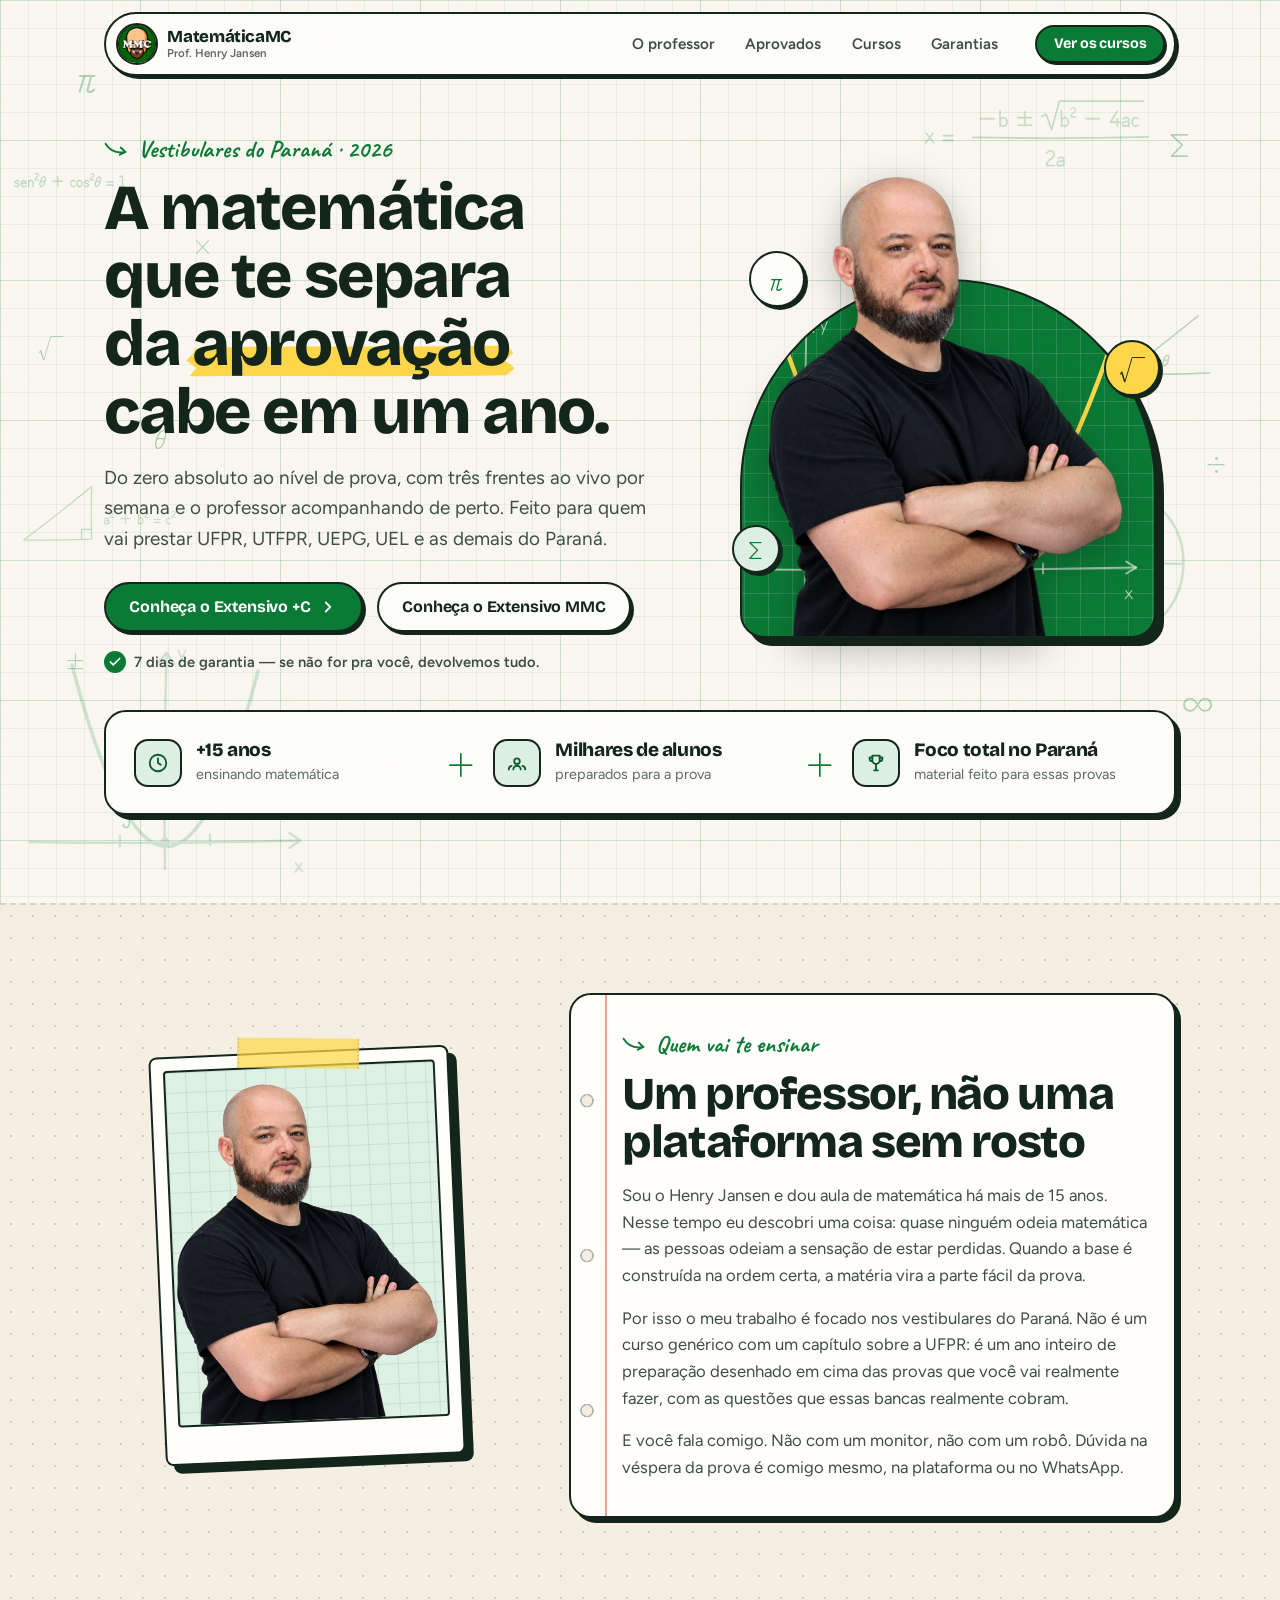
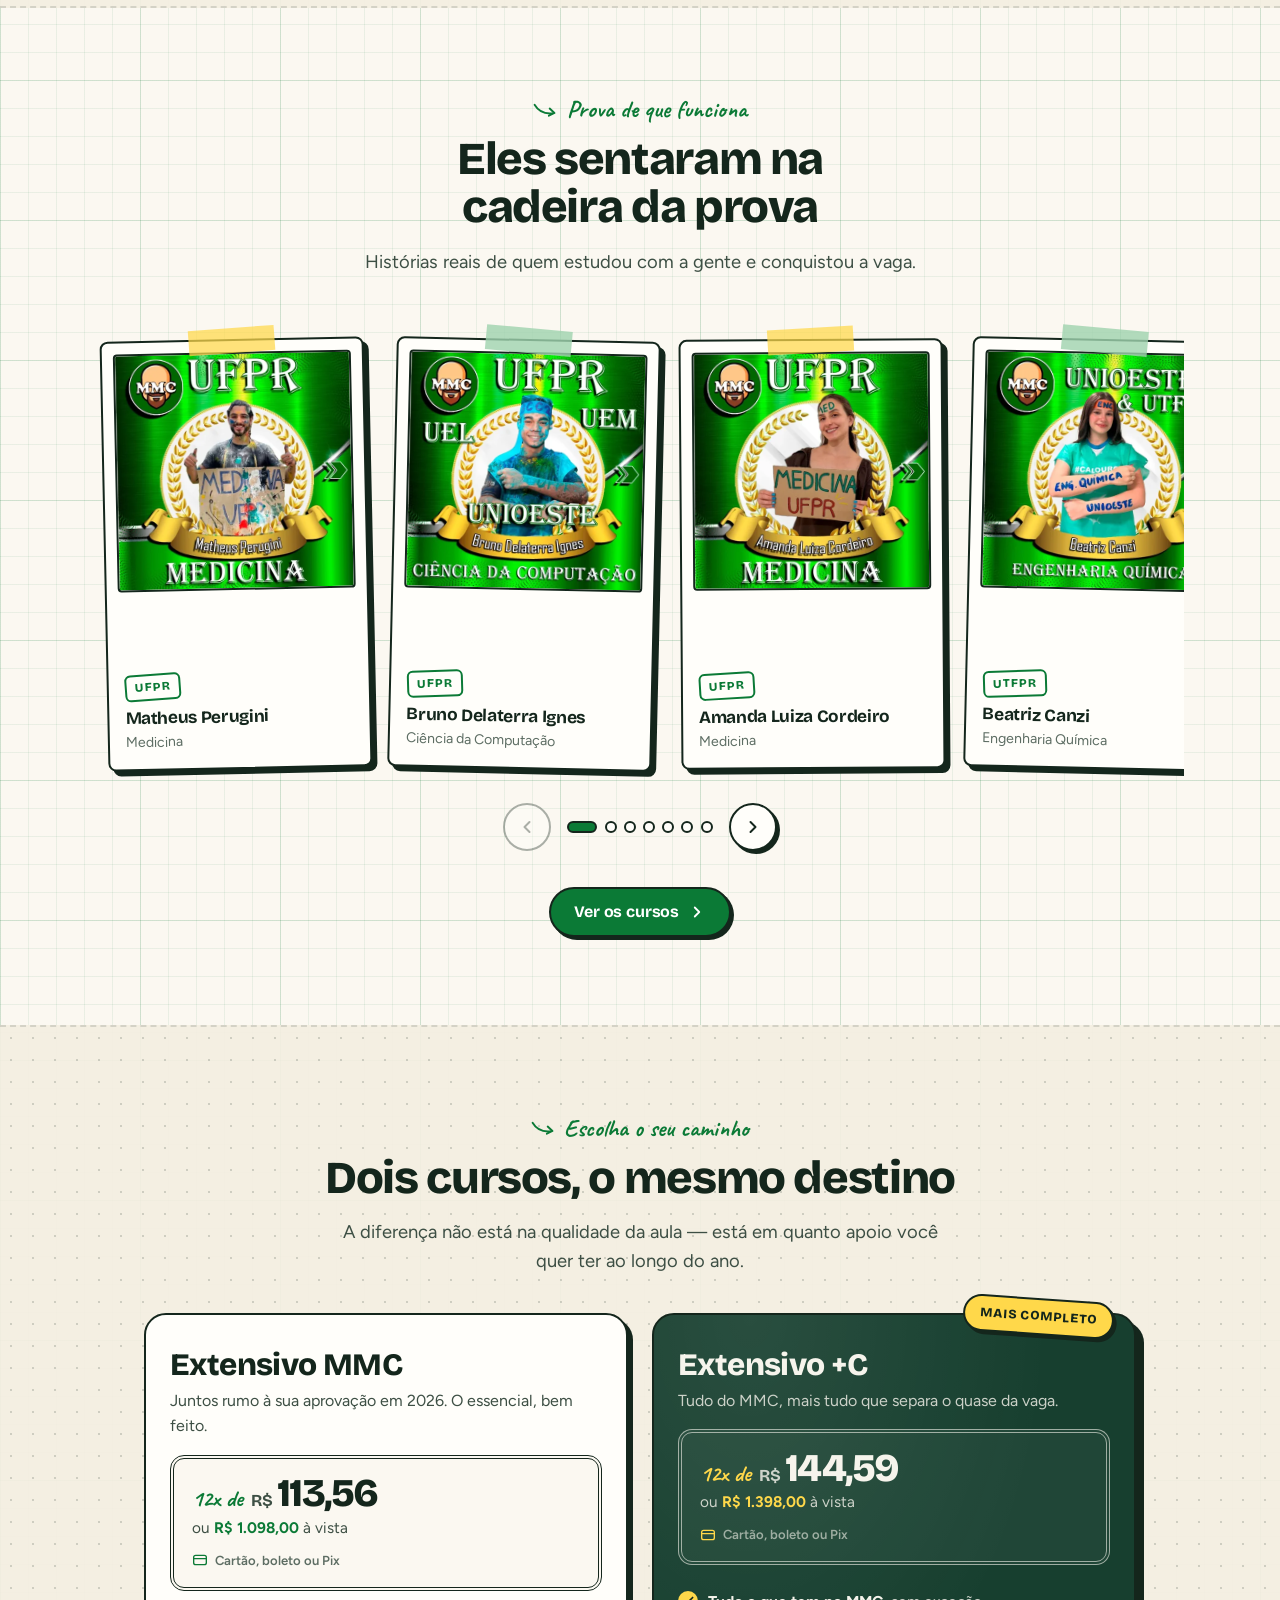
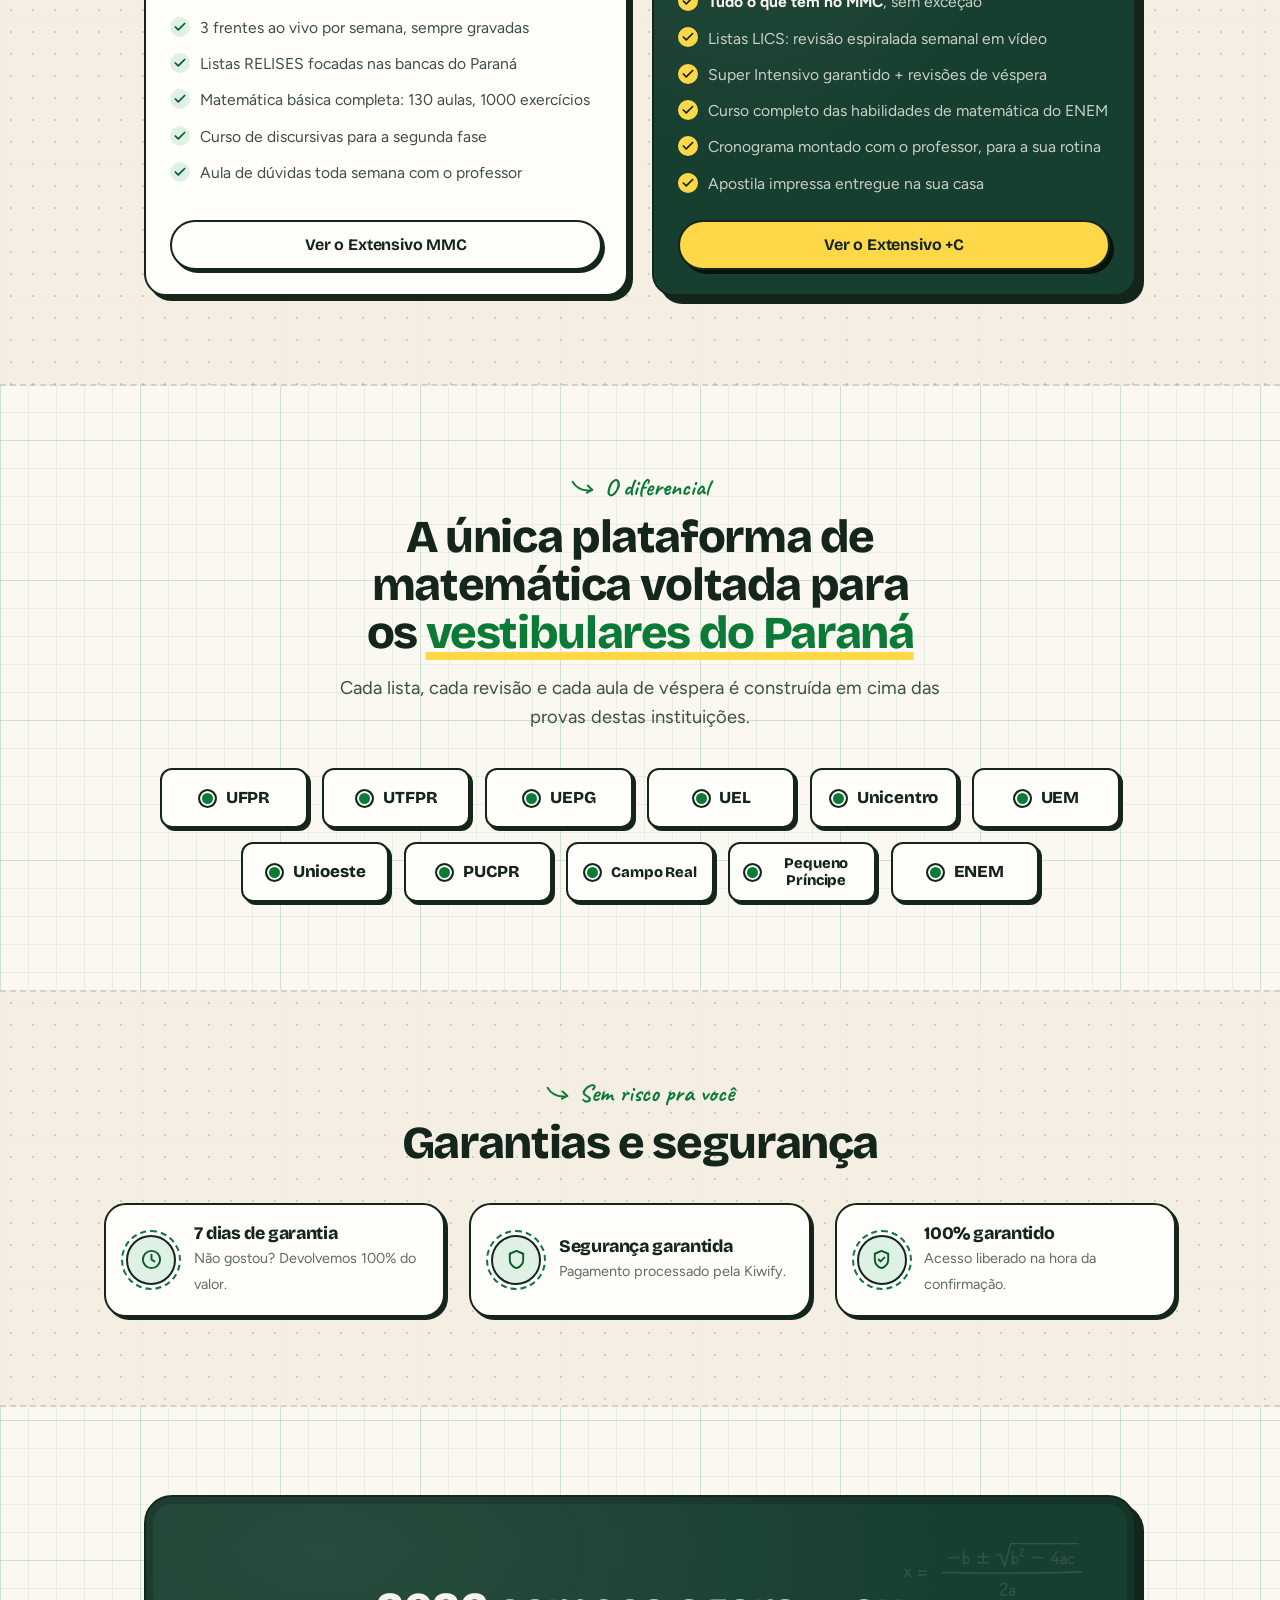
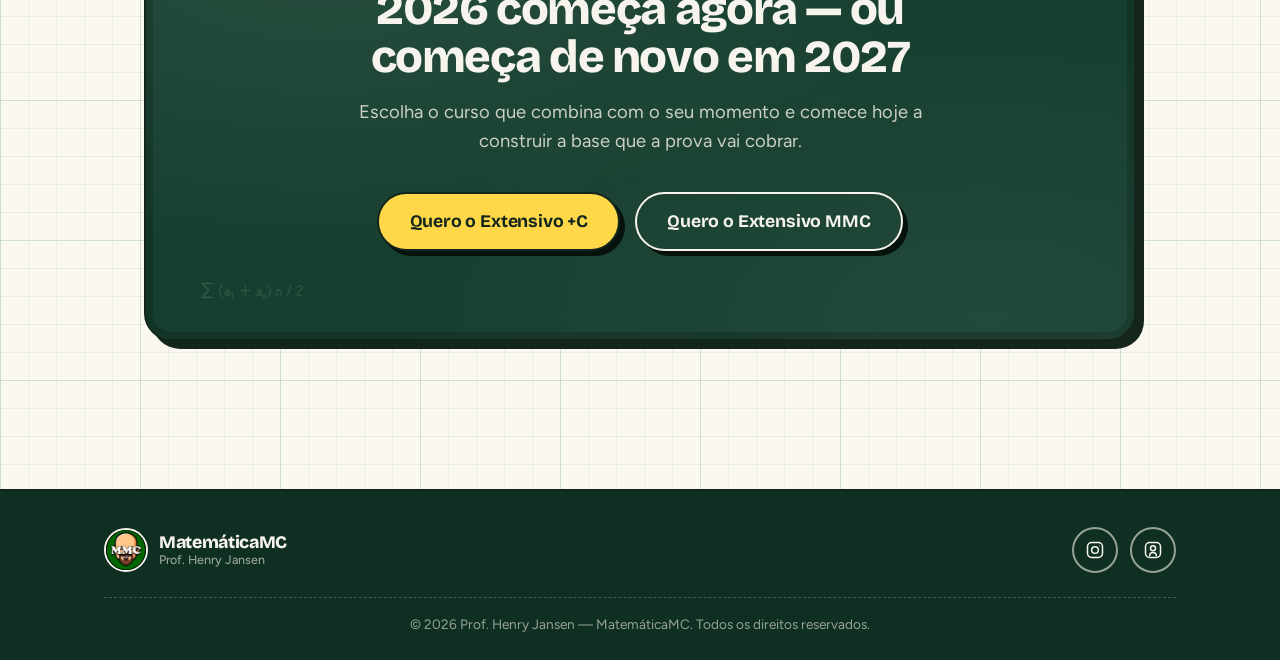
<file: index.html>
<!DOCTYPE html>
<html lang="pt-BR">
<head>
  <meta charset="UTF-8" />
  <meta name="viewport" content="width=device-width, initial-scale=1" />
  <meta name="theme-color" content="#fbf8f1" />

  <title>Prof. Henry Jansen — Matemática para os vestibulares do Paraná</title>
  <meta
    name="description"
    content="A única plataforma de matemática feita para os vestibulares do Paraná. Aulas ao vivo toda semana, do zero ao avançado, com acompanhamento direto do professor."
  />

  <!--
    ANTES DE PUBLICAR:
    1) Troque "https://www.seudominio.com.br/" nas tags og:url e canonical
       pelo endereço real onde o site for hospedado.
    2) Nome, curso e instituição dos alunos vêm do nome de cada
       arquivo em src/img/alunos_aprovados/. Confira os acentos.
  -->

  <link rel="canonical" href="https://www.seudominio.com.br/" />

  <!-- Open Graph -->
  <meta property="og:type" content="website" />
  <meta property="og:locale" content="pt_BR" />
  <meta property="og:title" content="Prof. Henry Jansen — Matemática para os vestibulares do Paraná" />
  <meta
    property="og:description"
    content="Aulas ao vivo toda semana, do zero ao avançado, com acompanhamento direto do professor."
  />
  <meta property="og:image" content="src/img/perfil.jpg" />
  <meta property="og:url" content="https://www.seudominio.com.br/" />

  <meta name="twitter:card" content="summary" />
  <meta name="twitter:title" content="Prof. Henry Jansen — Matemática MC" />
  <meta
    name="twitter:description"
    content="A única plataforma de matemática voltada para os vestibulares do Paraná."
  />
  <meta name="twitter:image" content="src/img/perfil.jpg" />

  <link rel="icon" href="src/img/perfil.jpg" type="image/jpeg" />
  <link rel="apple-touch-icon" href="src/img/perfil.jpg" />

  <!-- Fontes auto-hospedadas: a dos títulos entra primeiro porque é
       a do H1, o maior elemento da primeira tela.
       O preload só é criado quando a página vem de um servidor. Aberta
       direto do disco (file://), a origem é "null": o preload falha por
       CORS e o Safari não tenta de novo pelo CSS, deixando títulos e
       texto na fonte do sistema. Sem o preload, o CSS carrega as fontes
       normalmente. -->
  <script>
    if (location.protocol !== "file:") {
      ["bricolage-grotesque", "figtree"].forEach((fonte) => {
        const link = document.createElement("link");
        link.rel = "preload";
        link.as = "font";
        link.type = "font/woff2";
        link.crossOrigin = "anonymous";
        link.href = `src/fonts/${fonte}.woff2`;
        document.head.appendChild(link);
      });
    }
  </script>

  <link rel="stylesheet" href="src/css/estilo.css" />

  <!-- Marca que o JavaScript esta ativo. Sem isso, o CSS mantem todo
       o conteudo visivel em vez de esperar a animacao de entrada. -->
  <script>document.documentElement.classList.add("com-js");</script>
</head>
<body>

  <a class="pular-para-conteudo" href="#conteudo">Pular para o conteúdo</a>

  <!-- ===================== CAMADAS DE FUNDO ===================== -->
  <!-- Formulas e figuras matematicas ao fundo, em tres planos de
       profundidade. Os desenhos ficam no CSS (.camada--*). -->
  <div class="fundo-matematico" aria-hidden="true">
    <span class="camada camada--longe"></span>
    <span class="camada camada--meio"></span>
    <span class="camada camada--perto"></span>
  </div>

  <div class="fundo-simbolos" aria-hidden="true">
    <span style="top:6%; left:6%; font-size:2.6rem; --rot:-8deg; --dur:12s; animation-delay:-1.5s;">&pi;</span>
    <span style="top:14%; right:7%; font-size:2.1rem; --rot:6deg; --dur:9s; animation-delay:-4s;">&Sigma;</span>
    <span style="top:37%; left:3%; font-size:1.7rem; --dur:10.5s; animation-delay:-2.5s;">&radic;</span>
    <span style="top:26%; left:15%; font-size:1.4rem; --rot:12deg; --dur:8s; animation-delay:-6s;">&times;</span>
    <span style="top:50%; right:4%; font-size:1.6rem; --rot:-6deg; --dur:11s; animation-delay:-3s;">&divide;</span>
    <span style="top:47%; left:12%; font-size:1.8rem; --rot:4deg; --dur:13s; animation-delay:-7s;">&theta;</span>
    <span style="top:4%; right:20%; font-size:1.3rem; --rot:-4deg; --dur:9.5s; animation-delay:-5s;">&part;</span>
    <span style="top:72%; left:5%; font-size:1.5rem; --rot:8deg; --dur:10s; animation-delay:-1s;">&plusmn;</span>
    <span style="top:62%; right:12%; font-size:1.4rem; --dur:12.5s; animation-delay:-8s;">&Delta;</span>
    <span style="bottom:20%; right:5%; font-size:2.4rem; --rot:-5deg; --dur:11.5s; animation-delay:-4.5s;">&infin;</span>
    <span style="bottom:8%; left:9%; font-size:1.9rem; --dur:9s; animation-delay:-2s;">&int;</span>
    <span style="bottom:32%; right:16%; font-size:1.6rem; --rot:-10deg; --dur:10s; animation-delay:-6.5s;">%</span>
  </div>

  <div class="fundo-grao" aria-hidden="true"></div>

  <!-- ===================== CABEÇALHO ===================== -->
  <header class="cabecalho">
    <div class="container">
      <div class="nav">
        <a class="nav-marca" href="index.html">
          <img src="src/img/perfil.jpg" alt="" width="42" height="42" />
          <span class="nav-marca-texto">
            MatemáticaMC
            <small>Prof. Henry Jansen</small>
          </span>
        </a>

        <button
          id="nav-abrir"
          class="nav-abrir"
          type="button"
          aria-expanded="false"
          aria-controls="nav-links"
          aria-label="Abrir menu de navegação"
        >
          <svg viewBox="0 0 24 24" fill="none" stroke="currentColor" stroke-width="2.2" stroke-linecap="round" aria-hidden="true">
            <path d="M4 7h16M4 12h16M4 17h16"/>
          </svg>
        </button>

        <nav id="nav-links" class="nav-links" aria-label="Navegação principal">
          <a href="#sobre">O professor</a>
          <a href="#aprovados">Aprovados</a>
          <a href="#cursos">Cursos</a>
          <a href="#garantias">Garantias</a>
        </nav>

        <div class="nav-acoes">
          <a class="botao botao--primario botao--pequeno" href="#cursos">Ver os cursos</a>
        </div>
      </div>
    </div>
  </header>

  <main id="conteudo" class="pagina">

    <!-- ===================== HERO ===================== -->
    <section class="hero">
      <div class="container hero-grade">
        <div class="hero-conteudo">
          <span class="secao-etiqueta anim-cascata">Vestibulares do Paraná &middot; 2026</span>

          <h1 class="anim-cascata">
            A matemática que te separa da
            <span class="texto-marcado">aprovação</span>
            cabe em um ano.
          </h1>

          <p class="hero-texto anim-cascata">
            Do zero absoluto ao nível de prova, com três frentes ao vivo por
            semana e o professor acompanhando de perto. Feito para quem vai
            prestar UFPR, UTFPR, UEPG, UEL e as demais do Paraná.
          </p>

          <div class="hero-acoes anim-cascata">
            <a class="botao botao--primario" href="extensivo-mais-c.html">
              Conheça o Extensivo +C
              <svg viewBox="0 0 24 24" fill="none" stroke="currentColor" stroke-width="2.4" stroke-linecap="round" stroke-linejoin="round" aria-hidden="true">
                <path d="m9 6 6 6-6 6"/>
              </svg>
            </a>
            <a class="botao botao--secundario" href="extensivo-mmc.html">
              Conheça o Extensivo MMC
            </a>
          </div>

          <p class="hero-apoio anim-cascata">
            <svg viewBox="0 0 24 24" fill="none" stroke="currentColor" stroke-width="3" stroke-linecap="round" stroke-linejoin="round" aria-hidden="true">
              <path d="M20 6 9 17l-5-5"/>
            </svg>
            7 dias de garantia — se não for pra você, devolvemos tudo.
          </p>
        </div>

        <div class="hero-figura anim-cascata">
          <!-- Arco verde com a grade do caderno e uma parabola em giz -->
          <div class="hero-quadro" aria-hidden="true">
            <svg viewBox="0 0 416 360" preserveAspectRatio="xMidYMid slice" fill="none" stroke-linecap="round" stroke-linejoin="round">
              <g stroke="rgba(246,244,236,0.6)" stroke-width="2">
                <path d="M18 292Q208 294 398 290"/>
                <path d="M388 284l10 6-10 6"/>
                <path d="M64 346Q62 200 65 42"/>
                <path d="M58 52l7-10 7 10"/>
                <path d="M124 286v10M184 286v10M244 286v10M304 286v10M59 232h11M59 172h11M59 112h11"/>
              </g>
              <path d="M36 44Q208 560 380 44" stroke="#ffd84a" stroke-width="4.5"/>
              <g fill="rgba(246,244,236,0.75)" font-family="Zen Kurenaido, cursive" font-size="22">
                <text x="386" y="322">x</text>
                <text x="78" y="50">y</text>
              </g>
            </svg>
          </div>

          <picture>
            <source srcset="src/img/foto_de_perfil.webp" type="image/webp" />
            <img
              src="src/img/foto_de_perfil.png"
              alt="Professor Henry Jansen de braços cruzados"
              width="900"
              height="1147"
              fetchpriority="high"
            />
          </picture>

          <span class="adesivo adesivo--pi" aria-hidden="true">&pi;</span>
          <span class="adesivo adesivo--raiz" aria-hidden="true">&radic;</span>
          <span class="adesivo adesivo--soma" aria-hidden="true">&Sigma;</span>
        </div>
      </div>
    </section>

    <!-- ===================== CREDIBILIDADE ===================== -->
    <section class="secao secao--sem-topo">
      <div class="container">
        <div class="credibilidade anim-cascata">
          <div class="credibilidade-item">
            <span class="credibilidade-icone">
              <svg viewBox="0 0 24 24" fill="none" stroke="currentColor" stroke-width="2" stroke-linecap="round" stroke-linejoin="round" aria-hidden="true">
                <circle cx="12" cy="12" r="9"/>
                <path d="M12 7v5l3 2"/>
              </svg>
            </span>
            <span class="credibilidade-texto">
              <strong>+15 anos</strong>
              <span>ensinando matemática</span>
            </span>
          </div>

          <span class="credibilidade-operador" aria-hidden="true">+</span>

          <div class="credibilidade-item">
            <span class="credibilidade-icone">
              <svg viewBox="0 0 24 24" fill="none" stroke="currentColor" stroke-width="2" stroke-linecap="round" stroke-linejoin="round" aria-hidden="true">
                <path d="M16 19a4 4 0 0 0-8 0"/>
                <circle cx="12" cy="10" r="3"/>
                <path d="M21 19a4 4 0 0 0-3-3.87M3 19a4 4 0 0 1 3-3.87"/>
              </svg>
            </span>
            <span class="credibilidade-texto">
              <strong>Milhares de alunos</strong>
              <span>preparados para a prova</span>
            </span>
          </div>

          <span class="credibilidade-operador" aria-hidden="true">+</span>

          <div class="credibilidade-item">
            <span class="credibilidade-icone">
              <svg viewBox="0 0 24 24" fill="none" stroke="currentColor" stroke-width="2" stroke-linecap="round" stroke-linejoin="round" aria-hidden="true">
                <path d="M8 4h8v5a4 4 0 0 1-8 0V4Z"/>
                <path d="M8 6H5v1a3 3 0 0 0 3 3M16 6h3v1a3 3 0 0 1-3 3"/>
                <path d="M10 20h4M12 13v7"/>
              </svg>
            </span>
            <span class="credibilidade-texto">
              <strong>Foco total no Paraná</strong>
              <span>material feito para essas provas</span>
            </span>
          </div>
        </div>
      </div>
    </section>

    <!-- ===================== SOBRE O PROFESSOR ===================== -->
    <section id="sobre" class="secao secao--painel">
      <div class="container sobre-grade">
        <div class="sobre-figura anim-cascata">
          <div class="sobre-foto">
            <picture>
              <source srcset="src/img/foto_de_perfil.webp" type="image/webp" />
              <img
                src="src/img/foto_de_perfil.png"
                alt="Professor Henry Jansen"
                width="900"
                height="1147"
                loading="lazy"
              />
            </picture>
          </div>
        </div>

        <div class="sobre-texto">
          <span class="secao-etiqueta anim-cascata">Quem vai te ensinar</span>
          <h2 class="anim-cascata">Um professor, não uma plataforma sem rosto</h2>

          <p class="anim-cascata">
            Sou o Henry Jansen e dou aula de matemática há mais de 15 anos.
            Nesse tempo eu descobri uma coisa: quase ninguém odeia matemática —
            as pessoas odeiam a sensação de estar perdidas. Quando a base é
            construída na ordem certa, a matéria vira a parte fácil da prova.
          </p>

          <p class="anim-cascata">
            Por isso o meu trabalho é focado nos vestibulares do Paraná. Não é
            um curso genérico com um capítulo sobre a UFPR: é um ano inteiro de
            preparação desenhado em cima das provas que você vai realmente
            fazer, com as questões que essas bancas realmente cobram.
          </p>

          <p class="anim-cascata">
            E você fala comigo. Não com um monitor, não com um robô. Dúvida na
            véspera da prova é comigo mesmo, na plataforma ou no WhatsApp.
          </p>
        </div>
      </div>
    </section>

    <!-- ===================== ALUNOS APROVADOS ===================== -->
    <section id="aprovados" class="secao">
      <div class="container">
        <div class="secao-cabecalho secao-cabecalho--centro">
          <span class="secao-etiqueta anim-cascata">Prova de que funciona</span>
          <h2 class="anim-cascata">Eles sentaram na cadeira da prova</h2>
          <p class="subtitulo anim-cascata">
            Histórias reais de quem estudou com a gente e conquistou a vaga.
          </p>
        </div>

        <div class="carrossel anim-cascata">
          <div
            id="carrossel-alunos"
            class="carrossel-trilha"
            tabindex="0"
            role="region"
            aria-label="Alunos aprovados"
          >

            <article class="aluno-cartao">
              <picture>
                <source srcset="src/img/alunos_aprovados/matheus_perugini_medicina_ufpr.webp" type="image/webp" />
                <img
                  class="aluno-foto"
                  src="src/img/alunos_aprovados/matheus_perugini_medicina_ufpr.jpg"
                  alt="Matheus Perugini — aprovação em Medicina na UFPR"
                  width="512"
                  height="512"
                  loading="lazy"
                />
              </picture>
              <div class="aluno-dados">
                <span class="aluno-instituicao">UFPR</span>
                <p class="aluno-nome">Matheus Perugini</p>
                <p class="aluno-curso">Medicina</p>
              </div>
            </article>

            <article class="aluno-cartao">
              <picture>
                <source srcset="src/img/alunos_aprovados/bruno_delaterra_ignes_ciencia_da_computacao_ufpr.webp" type="image/webp" />
                <img
                  class="aluno-foto"
                  src="src/img/alunos_aprovados/bruno_delaterra_ignes_ciencia_da_computacao_ufpr.jpg"
                  alt="Bruno Delaterra Ignes — aprovação em Ciência da Computação na UFPR"
                  width="512"
                  height="512"
                  loading="lazy"
                />
              </picture>
              <div class="aluno-dados">
                <span class="aluno-instituicao">UFPR</span>
                <p class="aluno-nome">Bruno Delaterra Ignes</p>
                <p class="aluno-curso">Ciência da Computação</p>
              </div>
            </article>

            <article class="aluno-cartao">
              <picture>
                <source srcset="src/img/alunos_aprovados/amanda_luiza_cordeiro_medicina_ufpr.webp" type="image/webp" />
                <img
                  class="aluno-foto"
                  src="src/img/alunos_aprovados/amanda_luiza_cordeiro_medicina_ufpr.jpg"
                  alt="Amanda Luiza Cordeiro — aprovação em Medicina na UFPR"
                  width="512"
                  height="512"
                  loading="lazy"
                />
              </picture>
              <div class="aluno-dados">
                <span class="aluno-instituicao">UFPR</span>
                <p class="aluno-nome">Amanda Luiza Cordeiro</p>
                <p class="aluno-curso">Medicina</p>
              </div>
            </article>

            <article class="aluno-cartao">
              <picture>
                <source srcset="src/img/alunos_aprovados/beatriz_canzi_engenharia_quimica_utfpr.webp" type="image/webp" />
                <img
                  class="aluno-foto"
                  src="src/img/alunos_aprovados/beatriz_canzi_engenharia_quimica_utfpr.jpg"
                  alt="Beatriz Canzi — aprovação em Engenharia Química na UTFPR"
                  width="512"
                  height="512"
                  loading="lazy"
                />
              </picture>
              <div class="aluno-dados">
                <span class="aluno-instituicao">UTFPR</span>
                <p class="aluno-nome">Beatriz Canzi</p>
                <p class="aluno-curso">Engenharia Química</p>
              </div>
            </article>

            <article class="aluno-cartao">
              <picture>
                <source srcset="src/img/alunos_aprovados/theo_prado_bonetti_medicina_puc.webp" type="image/webp" />
                <img
                  class="aluno-foto"
                  src="src/img/alunos_aprovados/theo_prado_bonetti_medicina_puc.jpg"
                  alt="Theo Prado Bonetti — aprovação em Medicina na PUCPR"
                  width="512"
                  height="512"
                  loading="lazy"
                />
              </picture>
              <div class="aluno-dados">
                <span class="aluno-instituicao">PUCPR</span>
                <p class="aluno-nome">Theo Prado Bonetti</p>
                <p class="aluno-curso">Medicina</p>
              </div>
            </article>

            <article class="aluno-cartao">
              <picture>
                <source srcset="src/img/alunos_aprovados/gustavo_leao_ciencia_da_computacao_ufpr.webp" type="image/webp" />
                <img
                  class="aluno-foto"
                  src="src/img/alunos_aprovados/gustavo_leao_ciencia_da_computacao_ufpr.jpg"
                  alt="Gustavo Leão — aprovação em Ciência da Computação na UFPR"
                  width="512"
                  height="512"
                  loading="lazy"
                />
              </picture>
              <div class="aluno-dados">
                <span class="aluno-instituicao">UFPR</span>
                <p class="aluno-nome">Gustavo Leão</p>
                <p class="aluno-curso">Ciência da Computação</p>
              </div>
            </article>

            <article class="aluno-cartao">
              <picture>
                <source srcset="src/img/alunos_aprovados/paulo_henrique_azevedo_da_silva_medicina_uem.webp" type="image/webp" />
                <img
                  class="aluno-foto"
                  src="src/img/alunos_aprovados/paulo_henrique_azevedo_da_silva_medicina_uem.jpg"
                  alt="Paulo Henrique Azevedo da Silva — aprovação em Medicina na UEM"
                  width="512"
                  height="512"
                  loading="lazy"
                />
              </picture>
              <div class="aluno-dados">
                <span class="aluno-instituicao">UEM</span>
                <p class="aluno-nome">Paulo Henrique Azevedo da Silva</p>
                <p class="aluno-curso">Medicina</p>
              </div>
            </article>

            <article class="aluno-cartao">
              <picture>
                <source srcset="src/img/alunos_aprovados/murilo_barbosa_de_paula_mecatronica_utfpr.webp" type="image/webp" />
                <img
                  class="aluno-foto"
                  src="src/img/alunos_aprovados/murilo_barbosa_de_paula_mecatronica_utfpr.jpg"
                  alt="Murilo Barbosa de Paula — aprovação em Mecatrônica na UTFPR"
                  width="512"
                  height="512"
                  loading="lazy"
                />
              </picture>
              <div class="aluno-dados">
                <span class="aluno-instituicao">UTFPR</span>
                <p class="aluno-nome">Murilo Barbosa de Paula</p>
                <p class="aluno-curso">Mecatrônica</p>
              </div>
            </article>

            <article class="aluno-cartao">
              <picture>
                <source srcset="src/img/alunos_aprovados/enzo_cordeiro_engenharia_eletrica_ufpr.webp" type="image/webp" />
                <img
                  class="aluno-foto"
                  src="src/img/alunos_aprovados/enzo_cordeiro_engenharia_eletrica_ufpr.jpg"
                  alt="Enzo Cordeiro — aprovação em Engenharia Elétrica na UFPR"
                  width="512"
                  height="512"
                  loading="lazy"
                />
              </picture>
              <div class="aluno-dados">
                <span class="aluno-instituicao">UFPR</span>
                <p class="aluno-nome">Enzo Cordeiro</p>
                <p class="aluno-curso">Engenharia Elétrica</p>
              </div>
            </article>

            <article class="aluno-cartao">
              <picture>
                <source srcset="src/img/alunos_aprovados/isabela_chaves_ciencia_da_computacao_uel.webp" type="image/webp" />
                <img
                  class="aluno-foto"
                  src="src/img/alunos_aprovados/isabela_chaves_ciencia_da_computacao_uel.jpg"
                  alt="Isabela Chaves — aprovação em Ciência da Computação na UEL"
                  width="512"
                  height="512"
                  loading="lazy"
                />
              </picture>
              <div class="aluno-dados">
                <span class="aluno-instituicao">UEL</span>
                <p class="aluno-nome">Isabela Chaves</p>
                <p class="aluno-curso">Ciência da Computação</p>
              </div>
            </article>

            <article class="aluno-cartao">
              <picture>
                <source srcset="src/img/alunos_aprovados/gabriel_swiech_geologia_ufpr.webp" type="image/webp" />
                <img
                  class="aluno-foto"
                  src="src/img/alunos_aprovados/gabriel_swiech_geologia_ufpr.jpg"
                  alt="Gabriel Swiech — aprovação em Geologia na UFPR"
                  width="512"
                  height="512"
                  loading="lazy"
                />
              </picture>
              <div class="aluno-dados">
                <span class="aluno-instituicao">UFPR</span>
                <p class="aluno-nome">Gabriel Swiech</p>
                <p class="aluno-curso">Geologia</p>
              </div>
            </article>

            <article class="aluno-cartao">
              <picture>
                <source srcset="src/img/alunos_aprovados/isabele_cristine_engenharia_eletrica_ufpr.webp" type="image/webp" />
                <img
                  class="aluno-foto"
                  src="src/img/alunos_aprovados/isabele_cristine_engenharia_eletrica_ufpr.jpg"
                  alt="Isabele Cristine — aprovação em Engenharia Elétrica na UFPR"
                  width="512"
                  height="512"
                  loading="lazy"
                />
              </picture>
              <div class="aluno-dados">
                <span class="aluno-instituicao">UFPR</span>
                <p class="aluno-nome">Isabele Cristine</p>
                <p class="aluno-curso">Engenharia Elétrica</p>
              </div>
            </article>

            <article class="aluno-cartao">
              <picture>
                <source srcset="src/img/alunos_aprovados/joao_gabriel_administracao_ufpr.webp" type="image/webp" />
                <img
                  class="aluno-foto"
                  src="src/img/alunos_aprovados/joao_gabriel_administracao_ufpr.jpg"
                  alt="João Gabriel — aprovação em Administração na UFPR"
                  width="512"
                  height="512"
                  loading="lazy"
                />
              </picture>
              <div class="aluno-dados">
                <span class="aluno-instituicao">UFPR</span>
                <p class="aluno-nome">João Gabriel</p>
                <p class="aluno-curso">Administração</p>
              </div>
            </article>

            <!-- Alunos sem instituição registrada: cartão sem carimbo e sem
                 curso. Depoimentos resumidos de src/img/depoimentos/. -->
            <article class="aluno-cartao">
              <picture>
                <source srcset="src/img/alunos_aprovados/eduardo_henrique_souza.webp" type="image/webp" />
                <img
                  class="aluno-foto"
                  src="src/img/alunos_aprovados/eduardo_henrique_souza.jpg"
                  alt="Eduardo Henrique Souza — estudou com o Prof. Henry Jansen"
                  width="512"
                  height="512"
                  loading="lazy"
                />
              </picture>
              <div class="aluno-dados">
                <blockquote class="aluno-depoimento">
                  <p>Prof. Henry me tirou da completa ignorância em matemática e me deixou dentro da UFPR. Sou muito grato!</p>
                </blockquote>
                <p class="aluno-nome">Eduardo Henrique Souza</p>
              </div>
            </article>

            <article class="aluno-cartao">
              <picture>
                <source srcset="src/img/alunos_aprovados/daniel_goedert.webp" type="image/webp" />
                <img
                  class="aluno-foto"
                  src="src/img/alunos_aprovados/daniel_goedert.jpg"
                  alt="Daniel Goedert — estudou com o Prof. Henry Jansen"
                  width="512"
                  height="512"
                  loading="lazy"
                />
              </picture>
              <div class="aluno-dados">
                <blockquote class="aluno-depoimento">
                  <p>Posso colocar minha aprovação na segunda fase da federal na conta do careca! Um ótimo professor.</p>
                </blockquote>
                <p class="aluno-nome">Daniel Goedert</p>
              </div>
            </article>

            <article class="aluno-cartao">
              <picture>
                <source srcset="src/img/alunos_aprovados/lohan_couto.webp" type="image/webp" />
                <img
                  class="aluno-foto"
                  src="src/img/alunos_aprovados/lohan_couto.jpg"
                  alt="Lohan Couto — estudou com o Prof. Henry Jansen"
                  width="512"
                  height="512"
                  loading="lazy"
                />
              </picture>
              <div class="aluno-dados">
                <blockquote class="aluno-depoimento">
                  <p>Une conteúdo de qualidade, didática e humor. Sem ele, não teria alcançado meus objetivos.</p>
                </blockquote>
                <p class="aluno-nome">Lohan Couto</p>
              </div>
            </article>

            <article class="aluno-cartao">
              <picture>
                <source srcset="src/img/alunos_aprovados/fernanda_domingues.webp" type="image/webp" />
                <img
                  class="aluno-foto"
                  src="src/img/alunos_aprovados/fernanda_domingues.jpg"
                  alt="Fernanda Domingues — estudou com o Prof. Henry Jansen"
                  width="512"
                  height="512"
                  loading="lazy"
                />
              </picture>
              <div class="aluno-dados">
                <blockquote class="aluno-depoimento">
                  <p>Muito prestativo e sempre disposto a ajudar! Foi o melhor investimento que eu poderia ter feito.</p>
                </blockquote>
                <p class="aluno-nome">Fernanda Domingues</p>
              </div>
            </article>

            <article class="aluno-cartao">
              <picture>
                <source srcset="src/img/alunos_aprovados/mateus_ferraes.webp" type="image/webp" />
                <img
                  class="aluno-foto"
                  src="src/img/alunos_aprovados/mateus_ferraes.jpg"
                  alt="Mateus Ferraes — estudou com o Prof. Henry Jansen"
                  width="512"
                  height="512"
                  loading="lazy"
                />
              </picture>
              <div class="aluno-dados">
                <blockquote class="aluno-depoimento">
                  <p>Foi o melhor professor que tive e foi fundamental para a minha formação. Impossível você se arrepender.</p>
                </blockquote>
                <p class="aluno-nome">Mateus Ferraes</p>
              </div>
            </article>

            <article class="aluno-cartao">
              <picture>
                <source srcset="src/img/alunos_aprovados/arthur_m_lopes.webp" type="image/webp" />
                <img
                  class="aluno-foto"
                  src="src/img/alunos_aprovados/arthur_m_lopes.jpg"
                  alt="Arthur M. Lopes — estudou com o Prof. Henry Jansen"
                  width="512"
                  height="512"
                  loading="lazy"
                />
              </picture>
              <div class="aluno-dados">
                <blockquote class="aluno-depoimento">
                  <p>Exercícios que passei horas sem conseguir resolver, com a ajuda dele levaram minutos. Sem dúvidas, o melhor.</p>
                </blockquote>
                <p class="aluno-nome">Arthur M. Lopes</p>
              </div>
            </article>

            <article class="aluno-cartao">
              <picture>
                <source srcset="src/img/alunos_aprovados/zein_diab.webp" type="image/webp" />
                <img
                  class="aluno-foto"
                  src="src/img/alunos_aprovados/zein_diab.jpg"
                  alt="Zein Diab — estudou com o Prof. Henry Jansen"
                  width="512"
                  height="512"
                  loading="lazy"
                />
              </picture>
              <div class="aluno-dados">
                <blockquote class="aluno-depoimento">
                  <p>Não é apenas o melhor professor que já tive, ele é uma lenda da matemática!</p>
                </blockquote>
                <p class="aluno-nome">Zein Diab</p>
              </div>
            </article>

            <article class="aluno-cartao">
              <picture>
                <source srcset="src/img/alunos_aprovados/maria_eduarda.webp" type="image/webp" />
                <img
                  class="aluno-foto"
                  src="src/img/alunos_aprovados/maria_eduarda.jpg"
                  alt="Maria Eduarda — estudou com o Prof. Henry Jansen"
                  width="512"
                  height="512"
                  loading="lazy"
                />
              </picture>
              <div class="aluno-dados">
                <blockquote class="aluno-depoimento">
                  <p>Um professor incrível com a melhor didática que existe, que teve paciência e resiliência pra me ensinar.</p>
                </blockquote>
                <p class="aluno-nome">Maria Eduarda</p>
              </div>
            </article>

            <article class="aluno-cartao">
              <picture>
                <source srcset="src/img/alunos_aprovados/ana_schneider.webp" type="image/webp" />
                <img
                  class="aluno-foto"
                  src="src/img/alunos_aprovados/ana_schneider.jpg"
                  alt="Ana Schneider — estudou com o Prof. Henry Jansen"
                  width="512"
                  height="512"
                  loading="lazy"
                />
              </picture>
              <div class="aluno-dados">
                <blockquote class="aluno-depoimento">
                  <p>Sem dúvidas o melhor professor que eu já tive. Sabe explicar muito bem e manja tudo de matemática.</p>
                </blockquote>
                <p class="aluno-nome">Ana Schneider</p>
              </div>
            </article>

            <article class="aluno-cartao">
              <picture>
                <source srcset="src/img/alunos_aprovados/leticia_goncalves_dias.webp" type="image/webp" />
                <img
                  class="aluno-foto"
                  src="src/img/alunos_aprovados/leticia_goncalves_dias.jpg"
                  alt="Letícia Gonçalves Dias — estudou com o Prof. Henry Jansen"
                  width="512"
                  height="512"
                  loading="lazy"
                />
              </picture>
              <div class="aluno-dados">
                <blockquote class="aluno-depoimento">
                  <p>Ensina de maneira muito objetiva e leve, o que facilita a compreensão dos conceitos. Muito bom!!</p>
                </blockquote>
                <p class="aluno-nome">Letícia Gonçalves Dias</p>
              </div>
            </article>

            <article class="aluno-cartao">
              <picture>
                <source srcset="src/img/alunos_aprovados/joao_guilherme.webp" type="image/webp" />
                <img
                  class="aluno-foto"
                  src="src/img/alunos_aprovados/joao_guilherme.jpg"
                  alt="João Guilherme — estudou com o Prof. Henry Jansen"
                  width="512"
                  height="512"
                  loading="lazy"
                />
              </picture>
              <div class="aluno-dados">
                <blockquote class="aluno-depoimento">
                  <p>Esse curso MMC foi uma experiência incrível, que me ajudou a ter desempenhos melhores do que o esperado.</p>
                </blockquote>
                <p class="aluno-nome">João Guilherme</p>
              </div>
            </article>

            <article class="aluno-cartao">
              <picture>
                <source srcset="src/img/alunos_aprovados/pedro_bastian.webp" type="image/webp" />
                <img
                  class="aluno-foto"
                  src="src/img/alunos_aprovados/pedro_bastian.jpg"
                  alt="Pedro Bastian — estudou com o Prof. Henry Jansen"
                  width="512"
                  height="512"
                  loading="lazy"
                />
              </picture>
              <div class="aluno-dados">
                <blockquote class="aluno-depoimento">
                  <p>A melhor decisão que tomei foi assinar este curso! O professor é excelente. Recomendo!</p>
                </blockquote>
                <p class="aluno-nome">Pedro Bastian</p>
              </div>
            </article>

            <article class="aluno-cartao">
              <picture>
                <source srcset="src/img/alunos_aprovados/pedro_lisboa.webp" type="image/webp" />
                <img
                  class="aluno-foto"
                  src="src/img/alunos_aprovados/pedro_lisboa.jpg"
                  alt="Pedro Lisboa — estudou com o Prof. Henry Jansen"
                  width="512"
                  height="512"
                  loading="lazy"
                />
              </picture>
              <div class="aluno-dados">
                <blockquote class="aluno-depoimento">
                  <p>Melhor professor que eu já tive, explicações claras e grande conhecimento dentro de qualquer área da matemática!</p>
                </blockquote>
                <p class="aluno-nome">Pedro Lisboa</p>
              </div>
            </article>

            <article class="aluno-cartao">
              <picture>
                <source srcset="src/img/alunos_aprovados/alvaro_abrao.webp" type="image/webp" />
                <img
                  class="aluno-foto"
                  src="src/img/alunos_aprovados/alvaro_abrao.jpg"
                  alt="Álvaro Abrão — estudou com o Prof. Henry Jansen"
                  width="512"
                  height="512"
                  loading="lazy"
                />
              </picture>
              <div class="aluno-dados">
                <blockquote class="aluno-depoimento">
                  <p>O cara é o mestre dos magos da matemática! Professor excelente, didática inteligente e assertiva.</p>
                </blockquote>
                <p class="aluno-nome">Álvaro Abrão</p>
              </div>
            </article>

            <article class="aluno-cartao">
              <picture>
                <source srcset="src/img/alunos_aprovados/washington_neto.webp" type="image/webp" />
                <img
                  class="aluno-foto"
                  src="src/img/alunos_aprovados/washington_neto.jpg"
                  alt="Washington Neto — estudou com o Prof. Henry Jansen"
                  width="512"
                  height="512"
                  loading="lazy"
                />
              </picture>
              <div class="aluno-dados">
                <blockquote class="aluno-depoimento">
                  <p>Melhor professor de matemática para concursos!! Suas aulas foram o essencial para alcançar a minha aprovação!</p>
                </blockquote>
                <p class="aluno-nome">Washington Neto</p>
              </div>
            </article>

          </div>

          <div class="carrossel-controles">
            <button type="button" class="carrossel-seta carrossel-seta--anterior" aria-label="Ver alunos anteriores">
              <svg viewBox="0 0 24 24" fill="none" stroke="currentColor" stroke-width="2.4" stroke-linecap="round" stroke-linejoin="round" aria-hidden="true">
                <path d="m15 6-6 6 6 6"/>
              </svg>
            </button>
            <div id="carrossel-pontos" class="carrossel-pontos"></div>
            <button type="button" class="carrossel-seta carrossel-seta--proxima" aria-label="Ver próximos alunos">
              <svg viewBox="0 0 24 24" fill="none" stroke="currentColor" stroke-width="2.4" stroke-linecap="round" stroke-linejoin="round" aria-hidden="true">
                <path d="m9 6 6 6-6 6"/>
              </svg>
            </button>
          </div>
        </div>
        <div class="cta-faixa anim-cascata">
          <a class="botao botao--primario" href="#cursos">
            Ver os cursos
            <svg viewBox="0 0 24 24" fill="none" stroke="currentColor" stroke-width="2.4" stroke-linecap="round" stroke-linejoin="round" aria-hidden="true"><path d="m9 6 6 6-6 6"/></svg>
          </a>
        </div>
      </div>
    </section>

    <!-- ===================== CURSOS ===================== -->
    <section id="cursos" class="secao secao--painel">
      <div class="container">
        <div class="secao-cabecalho secao-cabecalho--centro">
          <span class="secao-etiqueta anim-cascata">Escolha o seu caminho</span>
          <h2 class="anim-cascata">Dois cursos, o mesmo destino</h2>
          <p class="subtitulo anim-cascata">
            A diferença não está na qualidade da aula — está em quanto apoio
            você quer ter ao longo do ano.
          </p>
        </div>

        <div class="cursos-grade">

          <!-- Extensivo MMC — porta de entrada -->
          <article class="curso-cartao anim-cascata">
            <h3>Extensivo MMC</h3>
            <p class="curso-promessa">
              Juntos rumo à sua aprovação em 2026. O essencial, bem feito.
            </p>

            <div class="preco">
              <p class="preco-parcela">
                <span class="preco-parcela-rotulo">12x de</span>
                <strong><span class="preco-moeda">R$</span>113,56</strong>
              </p>
              <p class="preco-avista">ou <strong>R$ 1.098,00</strong> à vista</p>
              <p class="preco-formas">
                <svg viewBox="0 0 24 24" fill="none" stroke="currentColor" stroke-width="2" stroke-linecap="round" stroke-linejoin="round" aria-hidden="true"><rect x="2.5" y="5" width="19" height="14" rx="3"/><path d="M2.5 10h19"/></svg>
                Cartão, boleto ou Pix
              </p>
            </div>

            <ul class="curso-lista">
              <li>
                <svg viewBox="0 0 24 24" fill="none" stroke="currentColor" stroke-width="3" stroke-linecap="round" stroke-linejoin="round" aria-hidden="true"><path d="M20 6 9 17l-5-5"/></svg>
                3 frentes ao vivo por semana, sempre gravadas
              </li>
              <li>
                <svg viewBox="0 0 24 24" fill="none" stroke="currentColor" stroke-width="3" stroke-linecap="round" stroke-linejoin="round" aria-hidden="true"><path d="M20 6 9 17l-5-5"/></svg>
                Listas RELISES focadas nas bancas do Paraná
              </li>
              <li>
                <svg viewBox="0 0 24 24" fill="none" stroke="currentColor" stroke-width="3" stroke-linecap="round" stroke-linejoin="round" aria-hidden="true"><path d="M20 6 9 17l-5-5"/></svg>
                Matemática básica completa: 130 aulas, 1000 exercícios
              </li>
              <li>
                <svg viewBox="0 0 24 24" fill="none" stroke="currentColor" stroke-width="3" stroke-linecap="round" stroke-linejoin="round" aria-hidden="true"><path d="M20 6 9 17l-5-5"/></svg>
                Curso de discursivas para a segunda fase
              </li>
              <li>
                <svg viewBox="0 0 24 24" fill="none" stroke="currentColor" stroke-width="3" stroke-linecap="round" stroke-linejoin="round" aria-hidden="true"><path d="M20 6 9 17l-5-5"/></svg>
                Aula de dúvidas toda semana com o professor
              </li>
            </ul>

            <a class="botao botao--secundario botao--largo" href="extensivo-mmc.html">
              Ver o Extensivo MMC
            </a>
          </article>

          <!-- Extensivo +C — produto completo -->
          <article class="curso-cartao curso-cartao--destaque anim-cascata">
            <span class="curso-selo">Mais completo</span>
            <h3>Extensivo +C</h3>
            <p class="curso-promessa">
              Tudo do MMC, mais tudo que separa o quase da vaga.
            </p>

            <div class="preco">
              <p class="preco-parcela">
                <span class="preco-parcela-rotulo">12x de</span>
                <strong><span class="preco-moeda">R$</span>144,59</strong>
              </p>
              <p class="preco-avista">ou <strong>R$ 1.398,00</strong> à vista</p>
              <p class="preco-formas">
                <svg viewBox="0 0 24 24" fill="none" stroke="currentColor" stroke-width="2" stroke-linecap="round" stroke-linejoin="round" aria-hidden="true"><rect x="2.5" y="5" width="19" height="14" rx="3"/><path d="M2.5 10h19"/></svg>
                Cartão, boleto ou Pix
              </p>
            </div>

            <ul class="curso-lista">
              <li>
                <svg viewBox="0 0 24 24" fill="none" stroke="currentColor" stroke-width="3" stroke-linecap="round" stroke-linejoin="round" aria-hidden="true"><path d="M20 6 9 17l-5-5"/></svg>
                <span><strong>Tudo o que tem no MMC</strong>, sem exceção</span>
              </li>
              <li>
                <svg viewBox="0 0 24 24" fill="none" stroke="currentColor" stroke-width="3" stroke-linecap="round" stroke-linejoin="round" aria-hidden="true"><path d="M20 6 9 17l-5-5"/></svg>
                Listas LICS: revisão espiralada semanal em vídeo
              </li>
              <li>
                <svg viewBox="0 0 24 24" fill="none" stroke="currentColor" stroke-width="3" stroke-linecap="round" stroke-linejoin="round" aria-hidden="true"><path d="M20 6 9 17l-5-5"/></svg>
                Super Intensivo garantido + revisões de véspera
              </li>
              <li>
                <svg viewBox="0 0 24 24" fill="none" stroke="currentColor" stroke-width="3" stroke-linecap="round" stroke-linejoin="round" aria-hidden="true"><path d="M20 6 9 17l-5-5"/></svg>
                Curso completo das habilidades de matemática do ENEM
              </li>
              <li>
                <svg viewBox="0 0 24 24" fill="none" stroke="currentColor" stroke-width="3" stroke-linecap="round" stroke-linejoin="round" aria-hidden="true"><path d="M20 6 9 17l-5-5"/></svg>
                Cronograma montado com o professor, para a sua rotina
              </li>
              <li>
                <svg viewBox="0 0 24 24" fill="none" stroke="currentColor" stroke-width="3" stroke-linecap="round" stroke-linejoin="round" aria-hidden="true"><path d="M20 6 9 17l-5-5"/></svg>
                Apostila impressa entregue na sua casa
              </li>
            </ul>

            <a class="botao botao--primario botao--largo" href="extensivo-mais-c.html">
              Ver o Extensivo +C
            </a>
          </article>
        </div>
      </div>
    </section>

    <!-- ===================== FOCO NO PARANÁ ===================== -->
    <section class="secao">
      <div class="container">
        <div class="secao-cabecalho secao-cabecalho--centro">
          <span class="secao-etiqueta anim-cascata">O diferencial</span>
          <h2 class="anim-cascata">
            A única plataforma de matemática voltada para os
            <span class="texto-destaque">vestibulares do Paraná</span>
          </h2>
          <p class="subtitulo anim-cascata">
            Cada lista, cada revisão e cada aula de véspera é construída em cima
            das provas destas instituições.
          </p>
        </div>

        <div class="instituicoes anim-cascata">
          <span class="instituicao-chip">UFPR</span>
          <span class="instituicao-chip">UTFPR</span>
          <span class="instituicao-chip">UEPG</span>
          <span class="instituicao-chip">UEL</span>
          <span class="instituicao-chip">Unicentro</span>
          <span class="instituicao-chip">UEM</span>
          <span class="instituicao-chip">Unioeste</span>
          <span class="instituicao-chip">PUCPR</span>
          <span class="instituicao-chip instituicao-chip--longo">Campo Real</span>
          <span class="instituicao-chip instituicao-chip--longo">Pequeno Príncipe</span>
          <span class="instituicao-chip">ENEM</span>
        </div>
      </div>
    </section>

    <!-- ===================== GARANTIAS ===================== -->
    <section id="garantias" class="secao secao--painel">
      <div class="container">
        <div class="secao-cabecalho secao-cabecalho--centro">
          <span class="secao-etiqueta anim-cascata">Sem risco pra você</span>
          <h2 class="anim-cascata">Garantias e segurança</h2>
        </div>

        <div class="garantias-grade">
          <div class="garantia-cartao anim-cascata">
            <span class="garantia-icone">
              <svg viewBox="0 0 24 24" fill="none" stroke="currentColor" stroke-width="2" stroke-linecap="round" stroke-linejoin="round" aria-hidden="true">
                <circle cx="12" cy="12" r="9"/>
                <path d="M12 7v5l3 2"/>
              </svg>
            </span>
            <span class="garantia-texto">
              <strong>7 dias de garantia</strong>
              <span>Não gostou? Devolvemos 100% do valor.</span>
            </span>
          </div>

          <div class="garantia-cartao anim-cascata">
            <span class="garantia-icone">
              <svg viewBox="0 0 24 24" fill="none" stroke="currentColor" stroke-width="2" stroke-linecap="round" stroke-linejoin="round" aria-hidden="true">
                <path d="M12 3 5 6v6c0 4.2 2.9 7.7 7 9 4.1-1.3 7-4.8 7-9V6l-7-3Z"/>
              </svg>
            </span>
            <span class="garantia-texto">
              <strong>Segurança garantida</strong>
              <span>Pagamento processado pela Kiwify.</span>
            </span>
          </div>

          <div class="garantia-cartao anim-cascata">
            <span class="garantia-icone">
              <svg viewBox="0 0 24 24" fill="none" stroke="currentColor" stroke-width="2" stroke-linecap="round" stroke-linejoin="round" aria-hidden="true">
                <path d="M12 3 5 6v6c0 4.2 2.9 7.7 7 9 4.1-1.3 7-4.8 7-9V6l-7-3Z"/>
                <path d="m9 12 2 2 4-4"/>
              </svg>
            </span>
            <span class="garantia-texto">
              <strong>100% garantido</strong>
              <span>Acesso liberado na hora da confirmação.</span>
            </span>
          </div>
        </div>
      </div>
    </section>

    <!-- ===================== CHAMADA FINAL ===================== -->
    <section class="secao">
      <div class="container">
        <div class="chamada-final lousa lousa--rabiscada">
          <h2 class="anim-cascata">2026 começa agora — ou começa de novo em 2027</h2>
          <p class="subtitulo anim-cascata">
            Escolha o curso que combina com o seu momento e comece hoje a
            construir a base que a prova vai cobrar.
          </p>
          <div class="hero-acoes hero-acoes--centro anim-cascata">
            <a class="botao botao--primario botao--grande" href="extensivo-mais-c.html">
              Quero o Extensivo +C
            </a>
            <a class="botao botao--secundario botao--grande" href="extensivo-mmc.html">
              Quero o Extensivo MMC
            </a>
          </div>
        </div>
      </div>
    </section>

  </main>

  <!-- ===================== RODAPÉ ===================== -->
  <footer class="rodape">
    <div class="container">
      <div class="rodape-grade">
        <div class="rodape-marca">
          <img src="src/img/perfil.jpg" alt="" width="44" height="44" />
          <span class="rodape-marca-texto">
            MatemáticaMC
            <small>Prof. Henry Jansen</small>
          </span>
        </div>

        <div class="redes-sociais">
          <a class="rede-social" href="https://www.instagram.com/matematicamc/" target="_blank" rel="noopener noreferrer" aria-label="Instagram do MatemáticaMC">
            <svg viewBox="0 0 24 24" fill="none" stroke="currentColor" stroke-width="1.8" stroke-linecap="round" stroke-linejoin="round" aria-hidden="true">
              <rect x="3" y="3" width="18" height="18" rx="5"/>
              <circle cx="12" cy="12" r="4"/>
              <circle cx="17.2" cy="6.8" r="0.6" fill="currentColor" stroke="none"/>
            </svg>
          </a>
          <a class="rede-social" href="https://www.instagram.com/henryjansenb/" target="_blank" rel="noopener noreferrer" aria-label="Instagram pessoal do professor Henry Jansen">
            <svg viewBox="0 0 24 24" fill="none" stroke="currentColor" stroke-width="1.8" stroke-linecap="round" stroke-linejoin="round" aria-hidden="true">
              <path d="M16 19a4 4 0 0 0-8 0"/>
              <circle cx="12" cy="10" r="3"/>
              <rect x="3" y="3" width="18" height="18" rx="5"/>
            </svg>
          </a>
        </div>
      </div>

      <p class="rodape-creditos">
        &copy; <span data-ano>2026</span> Prof. Henry Jansen — MatemáticaMC. Todos os direitos reservados.
      </p>
    </div>
  </footer>

  <script src="src/js/script.js" defer></script>

  <!-- Cloudflare Web Analytics -->
  <script type='module' src='https://static.cloudflareinsights.com/beacon.min.js' data-cf-beacon='{"token": "b1df18a78f4b43fea98967502bf5beb5"}'></script>
  <!-- End Cloudflare Web Analytics -->
</body>
</html>
</file>
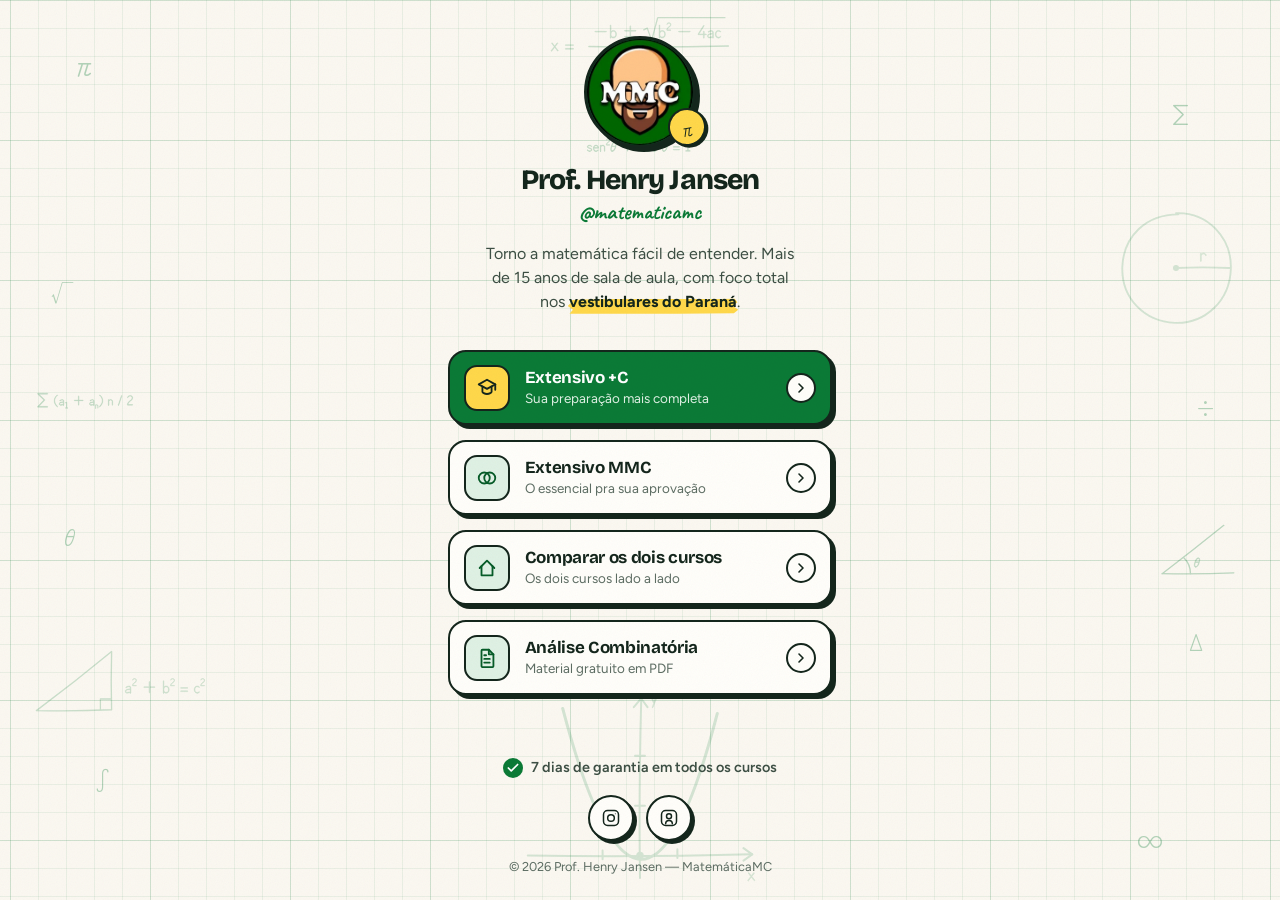
<file: LinkNaBio/index.html>
<!DOCTYPE html>
<html lang="pt-BR">
<head>
  <meta charset="UTF-8" />
  <meta name="viewport" content="width=device-width, initial-scale=1, viewport-fit=cover" />
  <meta name="theme-color" content="#fbf8f1" />

  <title>Prof. Henry Jansen — MatemáticaMC</title>
  <meta
    name="description"
    content="Professor de matemática há mais de 15 anos, com foco nos vestibulares do Paraná. Escolha o Extensivo +C ou o Extensivo MMC e comece sua preparação."
  />

  <!--
    ANTES DE PUBLICAR:
    1) Troque "https://www.seudominio.com.br/" na tag og:url.
    2) Confira se o link do PDF gratuito (Análise Combinatória) ainda
       está valendo — ele veio da versão anterior da página.
  -->

  <meta property="og:type" content="website" />
  <meta property="og:locale" content="pt_BR" />
  <meta property="og:title" content="Prof. Henry Jansen — MatemáticaMC" />
  <meta
    property="og:description"
    content="Matemática do jeito certo para a sua aprovação nos vestibulares do Paraná."
  />
  <meta property="og:image" content="src/img/perfil.jpg" />
  <meta property="og:url" content="https://www.seudominio.com.br/LinkNaBio/" />

  <link rel="icon" href="src/img/perfil.jpg" type="image/jpeg" />
  <link rel="apple-touch-icon" href="src/img/perfil.jpg" />

  <!-- Preload só quando a página vem de um servidor: aberta direto do
       disco (file://), ele falha por CORS e o Safari não carrega a
       fonte pelo CSS. -->
  <script>
    if (location.protocol !== "file:") {
      const link = document.createElement("link");
      link.rel = "preload";
      link.as = "font";
      link.type = "font/woff2";
      link.crossOrigin = "anonymous";
      link.href = "src/fonts/bricolage-grotesque.woff2";
      document.head.appendChild(link);
    }
  </script>

  <link rel="stylesheet" href="src/css/estilo.css" />

  <!-- Marca que o JavaScript esta ativo. Sem isso, o CSS mantem todo
       o conteudo visivel em vez de esperar a animacao de entrada. -->
  <script>document.documentElement.classList.add("com-js");</script>
</head>
<body>

  <!-- ===================== CAMADAS DE FUNDO ===================== -->
  <!-- Formulas e figuras matematicas, em tres planos de profundidade.
       Os desenhos ficam no CSS (.camada--*), compostos para retrato. -->
  <div class="fundo-matematico" aria-hidden="true">
    <span class="camada camada--longe"></span>
    <span class="camada camada--meio"></span>
    <span class="camada camada--perto"></span>
  </div>

  <div class="fundo-simbolos" aria-hidden="true">
    <span style="top:5%; left:6%; font-size:2.1rem; --rot:-8deg; --dur:12s; animation-delay:-1.5s;">&pi;</span>
    <span style="top:11%; right:7%; font-size:1.8rem; --rot:6deg; --dur:9s; animation-delay:-4s;">&Sigma;</span>
    <span style="top:31%; left:4%; font-size:1.5rem; --dur:10.5s; animation-delay:-2.5s;">&radic;</span>
    <span style="top:44%; right:5%; font-size:1.4rem; --rot:-6deg; --dur:11s; animation-delay:-3s;">&divide;</span>
    <span style="top:58%; left:5%; font-size:1.6rem; --rot:4deg; --dur:13s; animation-delay:-7s;">&theta;</span>
    <span style="top:70%; right:6%; font-size:1.4rem; --dur:12.5s; animation-delay:-8s;">&Delta;</span>
    <span style="bottom:12%; left:7%; font-size:1.7rem; --dur:9s; animation-delay:-2s;">&int;</span>
    <span style="bottom:5%; right:9%; font-size:2rem; --rot:-5deg; --dur:11.5s; animation-delay:-4.5s;">&infin;</span>
  </div>

  <div class="fundo-grao" aria-hidden="true"></div>

  <main class="container">

    <!-- ===================== PERFIL ===================== -->
    <header class="perfil">
      <div class="avatar-moldura anim-cascata">
        <picture>
          <source srcset="src/img/perfil.webp" type="image/webp" />
          <img
            class="avatar"
            src="src/img/perfil.jpg"
            alt="Logo do MatemáticaMC — Prof. Henry Jansen"
            width="240"
            height="240"
            fetchpriority="high"
          />
        </picture>
        <span class="avatar-adesivo" aria-hidden="true">&pi;</span>
      </div>

      <h1 class="nome anim-cascata">Prof. Henry Jansen</h1>
      <p class="handle anim-cascata">@matematicamc</p>

      <p class="descricao anim-cascata">
        Torno a matemática fácil de entender. Mais de 15 anos de sala de
        aula, com foco total nos
        <span class="texto-marcado">vestibulares do Paraná</span>.
      </p>
    </header>

    <!-- ===================== LINKS ===================== -->
    <nav class="links" aria-label="Links principais">

      <a class="botao-link botao-link--destaque anim-cascata" href="../extensivo-mais-c.html">
        <span class="botao-icone">
          <svg viewBox="0 0 24 24" fill="none" stroke="currentColor" stroke-width="2" stroke-linecap="round" stroke-linejoin="round" aria-hidden="true">
            <path d="m3 8 9-5 9 5-9 5-9-5Z"/>
            <path d="M7 10.5V16c0 1 2.2 2.5 5 2.5s5-1.5 5-2.5v-5.5"/>
            <path d="M21 8v6"/>
          </svg>
        </span>
        <span class="botao-texto">
          <span class="botao-titulo">Extensivo +C</span>
          <span class="botao-subtitulo">Sua preparação mais completa</span>
        </span>
        <span class="botao-seta">
          <svg viewBox="0 0 24 24" fill="none" stroke="currentColor" stroke-width="2.4" stroke-linecap="round" stroke-linejoin="round" aria-hidden="true"><path d="m9 6 6 6-6 6"/></svg>
        </span>
      </a>

      <a class="botao-link anim-cascata" href="../extensivo-mmc.html">
        <span class="botao-icone">
          <svg viewBox="0 0 24 24" fill="none" stroke="currentColor" stroke-width="2" stroke-linecap="round" stroke-linejoin="round" aria-hidden="true">
            <circle cx="9" cy="12" r="6"/>
            <circle cx="15" cy="12" r="6"/>
          </svg>
        </span>
        <span class="botao-texto">
          <span class="botao-titulo">Extensivo MMC</span>
          <span class="botao-subtitulo">O essencial pra sua aprovação</span>
        </span>
        <span class="botao-seta">
          <svg viewBox="0 0 24 24" fill="none" stroke="currentColor" stroke-width="2.4" stroke-linecap="round" stroke-linejoin="round" aria-hidden="true"><path d="m9 6 6 6-6 6"/></svg>
        </span>
      </a>

      <a class="botao-link anim-cascata" href="../index.html">
        <span class="botao-icone">
          <svg viewBox="0 0 24 24" fill="none" stroke="currentColor" stroke-width="2" stroke-linecap="round" stroke-linejoin="round" aria-hidden="true">
            <path d="M4 12 12 4l8 8"/>
            <path d="M6 10v10h12V10"/>
          </svg>
        </span>
        <span class="botao-texto">
          <span class="botao-titulo">Comparar os dois cursos</span>
          <span class="botao-subtitulo">Os dois cursos lado a lado</span>
        </span>
        <span class="botao-seta">
          <svg viewBox="0 0 24 24" fill="none" stroke="currentColor" stroke-width="2.4" stroke-linecap="round" stroke-linejoin="round" aria-hidden="true"><path d="m9 6 6 6-6 6"/></svg>
        </span>
      </a>

      <a
        class="botao-link anim-cascata"
        href="https://drive.google.com/file/d/10CXauCMnyd0VXrhERx7s0Y8XLGHVGLIU/view"
        target="_blank"
        rel="noopener noreferrer"
      >
        <span class="botao-icone">
          <svg viewBox="0 0 24 24" fill="none" stroke="currentColor" stroke-width="2" stroke-linecap="round" stroke-linejoin="round" aria-hidden="true">
            <path d="M7 3h7l5 5v13a1 1 0 0 1-1 1H7a1 1 0 0 1-1-1V4a1 1 0 0 1 1-1Z"/>
            <path d="M14 3v5h5"/>
            <path d="M9 13h6M9 17h6M9 9h2"/>
          </svg>
        </span>
        <span class="botao-texto">
          <span class="botao-titulo">Análise Combinatória</span>
          <span class="botao-subtitulo">Material gratuito em PDF</span>
        </span>
        <span class="botao-seta">
          <svg viewBox="0 0 24 24" fill="none" stroke="currentColor" stroke-width="2.4" stroke-linecap="round" stroke-linejoin="round" aria-hidden="true"><path d="m9 6 6 6-6 6"/></svg>
        </span>
      </a>
    </nav>

    <!-- ===================== RODAPÉ ===================== -->
    <footer class="rodape">
      <p class="rodape-selo anim-cascata">
        <svg viewBox="0 0 24 24" fill="none" stroke="currentColor" stroke-width="3" stroke-linecap="round" stroke-linejoin="round" aria-hidden="true">
          <path d="M20 6 9 17l-5-5"/>
        </svg>
        7 dias de garantia em todos os cursos
      </p>

      <div class="redes-sociais anim-cascata">
        <a class="rede-social" href="https://www.instagram.com/matematicamc/" target="_blank" rel="noopener noreferrer" aria-label="Instagram do MatemáticaMC">
          <svg viewBox="0 0 24 24" fill="none" stroke="currentColor" stroke-width="1.8" stroke-linecap="round" stroke-linejoin="round" aria-hidden="true">
            <rect x="3" y="3" width="18" height="18" rx="5"/>
            <circle cx="12" cy="12" r="4"/>
            <circle cx="17.2" cy="6.8" r="0.6" fill="currentColor" stroke="none"/>
          </svg>
        </a>
        <a class="rede-social" href="https://www.instagram.com/henryjansenb/" target="_blank" rel="noopener noreferrer" aria-label="Instagram pessoal do professor Henry Jansen">
          <svg viewBox="0 0 24 24" fill="none" stroke="currentColor" stroke-width="1.8" stroke-linecap="round" stroke-linejoin="round" aria-hidden="true">
            <path d="M16 19a4 4 0 0 0-8 0"/>
            <circle cx="12" cy="10" r="3"/>
            <rect x="3" y="3" width="18" height="18" rx="5"/>
          </svg>
        </a>
      </div>

      <p class="copyright anim-cascata">
        &copy; <span data-ano>2026</span> Prof. Henry Jansen — MatemáticaMC
      </p>
    </footer>

  </main>

  <script src="src/js/script.js" defer></script>
</body>
</html>
</file>
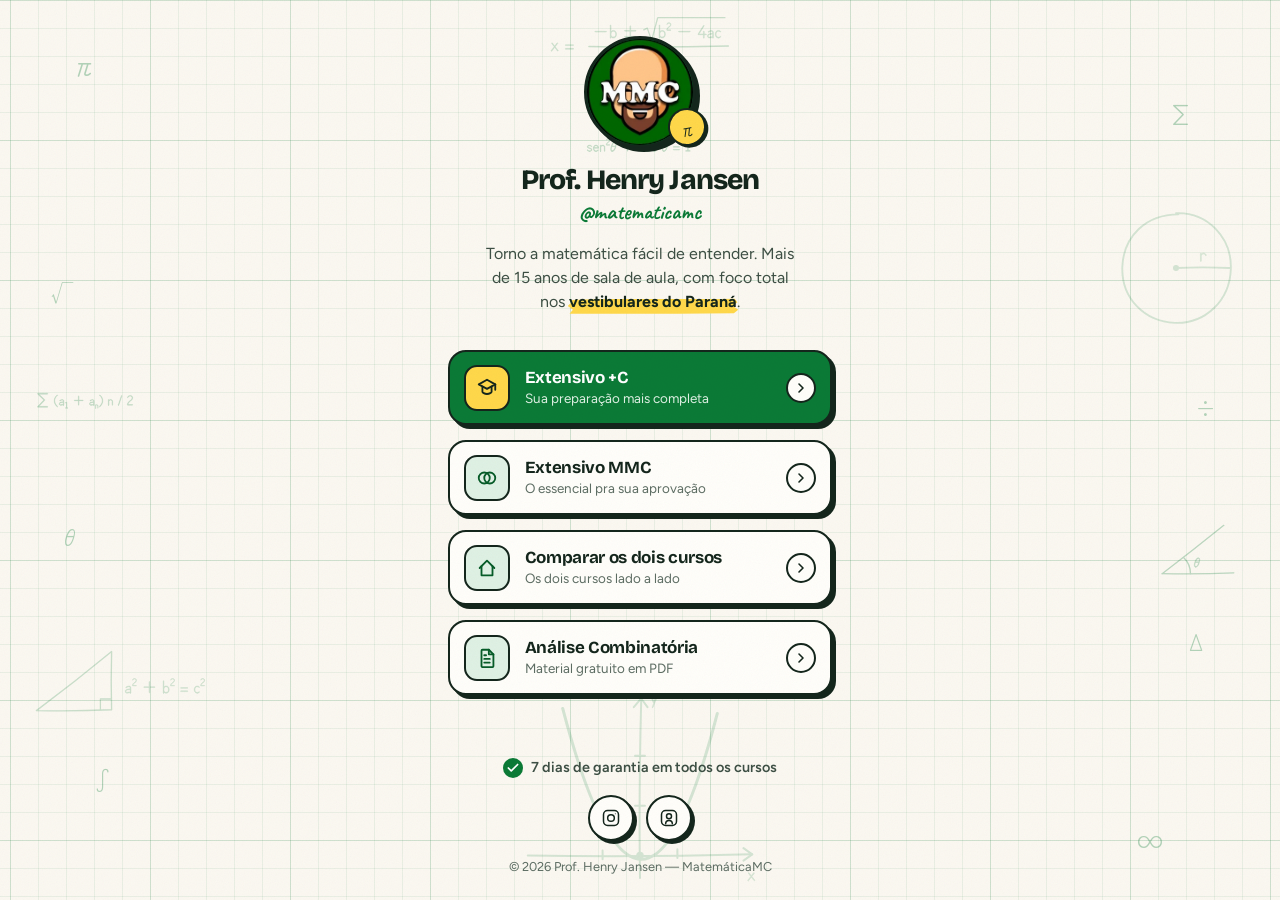
<file: linknabio/index.html>
<!DOCTYPE html>
<html lang="pt-BR">
<head>
  <meta charset="UTF-8" />
  <meta name="viewport" content="width=device-width, initial-scale=1, viewport-fit=cover" />
  <meta name="theme-color" content="#fbf8f1" />

  <title>Prof. Henry Jansen — MatemáticaMC</title>
  <meta
    name="description"
    content="Professor de matemática há mais de 15 anos, com foco nos vestibulares do Paraná. Escolha o Extensivo +C ou o Extensivo MMC e comece sua preparação."
  />

  <!--
    ANTES DE PUBLICAR:
    1) Troque "https://www.seudominio.com.br/" na tag og:url.
    2) Confira se o link do PDF gratuito (Análise Combinatória) ainda
       está valendo — ele veio da versão anterior da página.
  -->

  <meta property="og:type" content="website" />
  <meta property="og:locale" content="pt_BR" />
  <meta property="og:title" content="Prof. Henry Jansen — MatemáticaMC" />
  <meta
    property="og:description"
    content="Matemática do jeito certo para a sua aprovação nos vestibulares do Paraná."
  />
  <meta property="og:image" content="src/img/perfil.jpg" />
  <meta property="og:url" content="https://www.seudominio.com.br/linknabio/" />

  <link rel="icon" href="src/img/perfil.jpg" type="image/jpeg" />
  <link rel="apple-touch-icon" href="src/img/perfil.jpg" />

  <!-- Preload só quando a página vem de um servidor: aberta direto do
       disco (file://), ele falha por CORS e o Safari não carrega a
       fonte pelo CSS. -->
  <script>
    if (location.protocol !== "file:") {
      const link = document.createElement("link");
      link.rel = "preload";
      link.as = "font";
      link.type = "font/woff2";
      link.crossOrigin = "anonymous";
      link.href = "src/fonts/bricolage-grotesque.woff2";
      document.head.appendChild(link);
    }
  </script>

  <link rel="stylesheet" href="src/css/estilo.css" />

  <!-- Marca que o JavaScript esta ativo. Sem isso, o CSS mantem todo
       o conteudo visivel em vez de esperar a animacao de entrada. -->
  <script>document.documentElement.classList.add("com-js");</script>
</head>
<body>

  <!-- ===================== CAMADAS DE FUNDO ===================== -->
  <!-- Formulas e figuras matematicas, em tres planos de profundidade.
       Os desenhos ficam no CSS (.camada--*), compostos para retrato. -->
  <div class="fundo-matematico" aria-hidden="true">
    <span class="camada camada--longe"></span>
    <span class="camada camada--meio"></span>
    <span class="camada camada--perto"></span>
  </div>

  <div class="fundo-simbolos" aria-hidden="true">
    <span style="top:5%; left:6%; font-size:2.1rem; --rot:-8deg; --dur:12s; animation-delay:-1.5s;">&pi;</span>
    <span style="top:11%; right:7%; font-size:1.8rem; --rot:6deg; --dur:9s; animation-delay:-4s;">&Sigma;</span>
    <span style="top:31%; left:4%; font-size:1.5rem; --dur:10.5s; animation-delay:-2.5s;">&radic;</span>
    <span style="top:44%; right:5%; font-size:1.4rem; --rot:-6deg; --dur:11s; animation-delay:-3s;">&divide;</span>
    <span style="top:58%; left:5%; font-size:1.6rem; --rot:4deg; --dur:13s; animation-delay:-7s;">&theta;</span>
    <span style="top:70%; right:6%; font-size:1.4rem; --dur:12.5s; animation-delay:-8s;">&Delta;</span>
    <span style="bottom:12%; left:7%; font-size:1.7rem; --dur:9s; animation-delay:-2s;">&int;</span>
    <span style="bottom:5%; right:9%; font-size:2rem; --rot:-5deg; --dur:11.5s; animation-delay:-4.5s;">&infin;</span>
  </div>

  <div class="fundo-grao" aria-hidden="true"></div>

  <main class="container">

    <!-- ===================== PERFIL ===================== -->
    <header class="perfil">
      <div class="avatar-moldura anim-cascata">
        <picture>
          <source srcset="src/img/perfil.webp" type="image/webp" />
          <img
            class="avatar"
            src="src/img/perfil.jpg"
            alt="Logo do MatemáticaMC — Prof. Henry Jansen"
            width="240"
            height="240"
            fetchpriority="high"
          />
        </picture>
        <span class="avatar-adesivo" aria-hidden="true">&pi;</span>
      </div>

      <h1 class="nome anim-cascata">Prof. Henry Jansen</h1>
      <p class="handle anim-cascata">@matematicamc</p>

      <p class="descricao anim-cascata">
        Torno a matemática fácil de entender. Mais de 15 anos de sala de
        aula, com foco total nos
        <span class="texto-marcado">vestibulares do Paraná</span>.
      </p>
    </header>

    <!-- ===================== LINKS ===================== -->
    <nav class="links" aria-label="Links principais">

      <a class="botao-link botao-link--destaque anim-cascata" href="../extensivo-mais-c.html">
        <span class="botao-icone">
          <svg viewBox="0 0 24 24" fill="none" stroke="currentColor" stroke-width="2" stroke-linecap="round" stroke-linejoin="round" aria-hidden="true">
            <path d="m3 8 9-5 9 5-9 5-9-5Z"/>
            <path d="M7 10.5V16c0 1 2.2 2.5 5 2.5s5-1.5 5-2.5v-5.5"/>
            <path d="M21 8v6"/>
          </svg>
        </span>
        <span class="botao-texto">
          <span class="botao-titulo">Extensivo +C</span>
          <span class="botao-subtitulo">Sua preparação mais completa</span>
        </span>
        <span class="botao-seta">
          <svg viewBox="0 0 24 24" fill="none" stroke="currentColor" stroke-width="2.4" stroke-linecap="round" stroke-linejoin="round" aria-hidden="true"><path d="m9 6 6 6-6 6"/></svg>
        </span>
      </a>

      <a class="botao-link anim-cascata" href="../extensivo-mmc.html">
        <span class="botao-icone">
          <svg viewBox="0 0 24 24" fill="none" stroke="currentColor" stroke-width="2" stroke-linecap="round" stroke-linejoin="round" aria-hidden="true">
            <circle cx="9" cy="12" r="6"/>
            <circle cx="15" cy="12" r="6"/>
          </svg>
        </span>
        <span class="botao-texto">
          <span class="botao-titulo">Extensivo MMC</span>
          <span class="botao-subtitulo">O essencial pra sua aprovação</span>
        </span>
        <span class="botao-seta">
          <svg viewBox="0 0 24 24" fill="none" stroke="currentColor" stroke-width="2.4" stroke-linecap="round" stroke-linejoin="round" aria-hidden="true"><path d="m9 6 6 6-6 6"/></svg>
        </span>
      </a>

      <a class="botao-link anim-cascata" href="../index.html">
        <span class="botao-icone">
          <svg viewBox="0 0 24 24" fill="none" stroke="currentColor" stroke-width="2" stroke-linecap="round" stroke-linejoin="round" aria-hidden="true">
            <path d="M4 12 12 4l8 8"/>
            <path d="M6 10v10h12V10"/>
          </svg>
        </span>
        <span class="botao-texto">
          <span class="botao-titulo">Comparar os dois cursos</span>
          <span class="botao-subtitulo">Os dois cursos lado a lado</span>
        </span>
        <span class="botao-seta">
          <svg viewBox="0 0 24 24" fill="none" stroke="currentColor" stroke-width="2.4" stroke-linecap="round" stroke-linejoin="round" aria-hidden="true"><path d="m9 6 6 6-6 6"/></svg>
        </span>
      </a>

      <a
        class="botao-link anim-cascata"
        href="https://drive.google.com/file/d/10CXauCMnyd0VXrhERx7s0Y8XLGHVGLIU/view"
        target="_blank"
        rel="noopener noreferrer"
      >
        <span class="botao-icone">
          <svg viewBox="0 0 24 24" fill="none" stroke="currentColor" stroke-width="2" stroke-linecap="round" stroke-linejoin="round" aria-hidden="true">
            <path d="M7 3h7l5 5v13a1 1 0 0 1-1 1H7a1 1 0 0 1-1-1V4a1 1 0 0 1 1-1Z"/>
            <path d="M14 3v5h5"/>
            <path d="M9 13h6M9 17h6M9 9h2"/>
          </svg>
        </span>
        <span class="botao-texto">
          <span class="botao-titulo">Análise Combinatória</span>
          <span class="botao-subtitulo">Material gratuito em PDF</span>
        </span>
        <span class="botao-seta">
          <svg viewBox="0 0 24 24" fill="none" stroke="currentColor" stroke-width="2.4" stroke-linecap="round" stroke-linejoin="round" aria-hidden="true"><path d="m9 6 6 6-6 6"/></svg>
        </span>
      </a>
    </nav>

    <!-- ===================== RODAPÉ ===================== -->
    <footer class="rodape">
      <p class="rodape-selo anim-cascata">
        <svg viewBox="0 0 24 24" fill="none" stroke="currentColor" stroke-width="3" stroke-linecap="round" stroke-linejoin="round" aria-hidden="true">
          <path d="M20 6 9 17l-5-5"/>
        </svg>
        7 dias de garantia em todos os cursos
      </p>

      <div class="redes-sociais anim-cascata">
        <a class="rede-social" href="https://www.instagram.com/matematicamc/" target="_blank" rel="noopener noreferrer" aria-label="Instagram do MatemáticaMC">
          <svg viewBox="0 0 24 24" fill="none" stroke="currentColor" stroke-width="1.8" stroke-linecap="round" stroke-linejoin="round" aria-hidden="true">
            <rect x="3" y="3" width="18" height="18" rx="5"/>
            <circle cx="12" cy="12" r="4"/>
            <circle cx="17.2" cy="6.8" r="0.6" fill="currentColor" stroke="none"/>
          </svg>
        </a>
        <a class="rede-social" href="https://www.instagram.com/henryjansenb/" target="_blank" rel="noopener noreferrer" aria-label="Instagram pessoal do professor Henry Jansen">
          <svg viewBox="0 0 24 24" fill="none" stroke="currentColor" stroke-width="1.8" stroke-linecap="round" stroke-linejoin="round" aria-hidden="true">
            <path d="M16 19a4 4 0 0 0-8 0"/>
            <circle cx="12" cy="10" r="3"/>
            <rect x="3" y="3" width="18" height="18" rx="5"/>
          </svg>
        </a>
      </div>

      <p class="copyright anim-cascata">
        &copy; <span data-ano>2026</span> Prof. Henry Jansen — MatemáticaMC
      </p>
    </footer>

  </main>

  <script src="src/js/script.js" defer></script>

  <!-- Cloudflare Web Analytics -->
  <script type='module' src='https://static.cloudflareinsights.com/beacon.min.js' data-cf-beacon='{"token": "b1df18a78f4b43fea98967502bf5beb5"}'></script>
  <!-- End Cloudflare Web Analytics -->
</body>
</html>
</file>
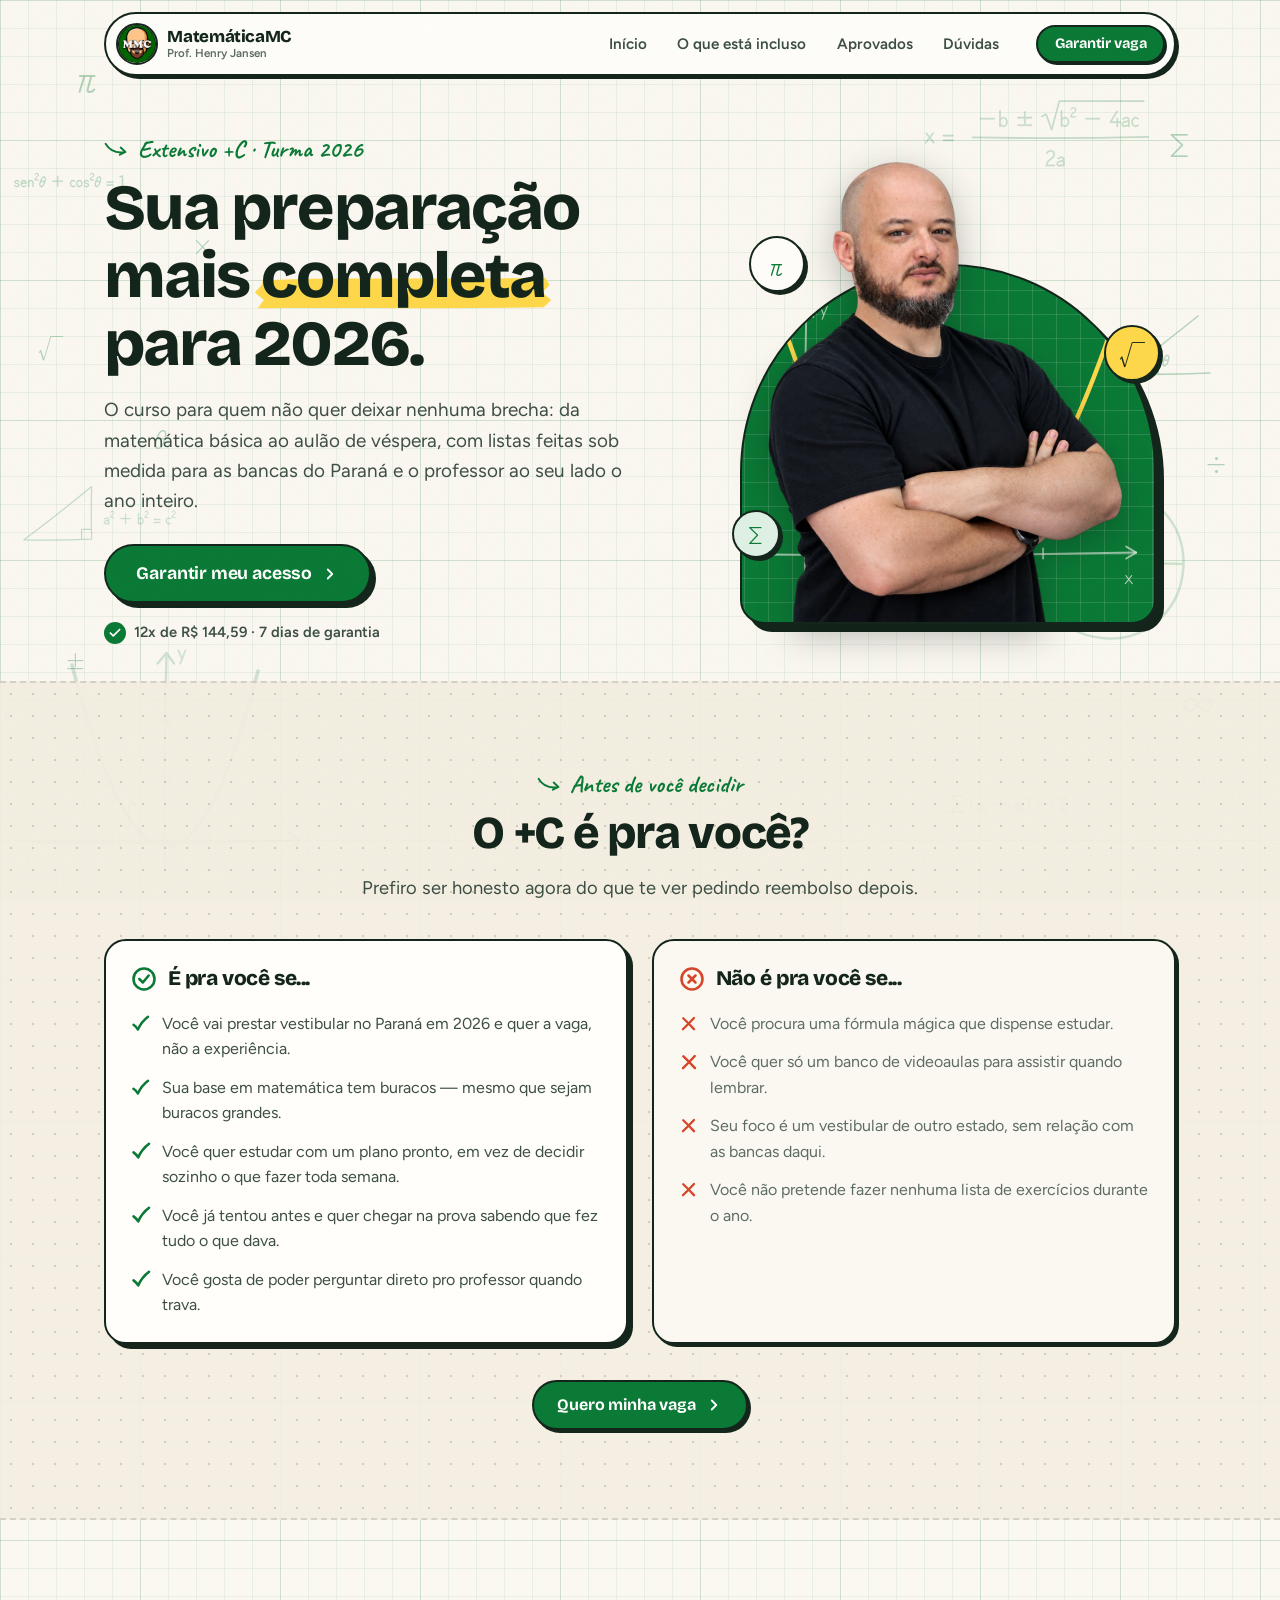
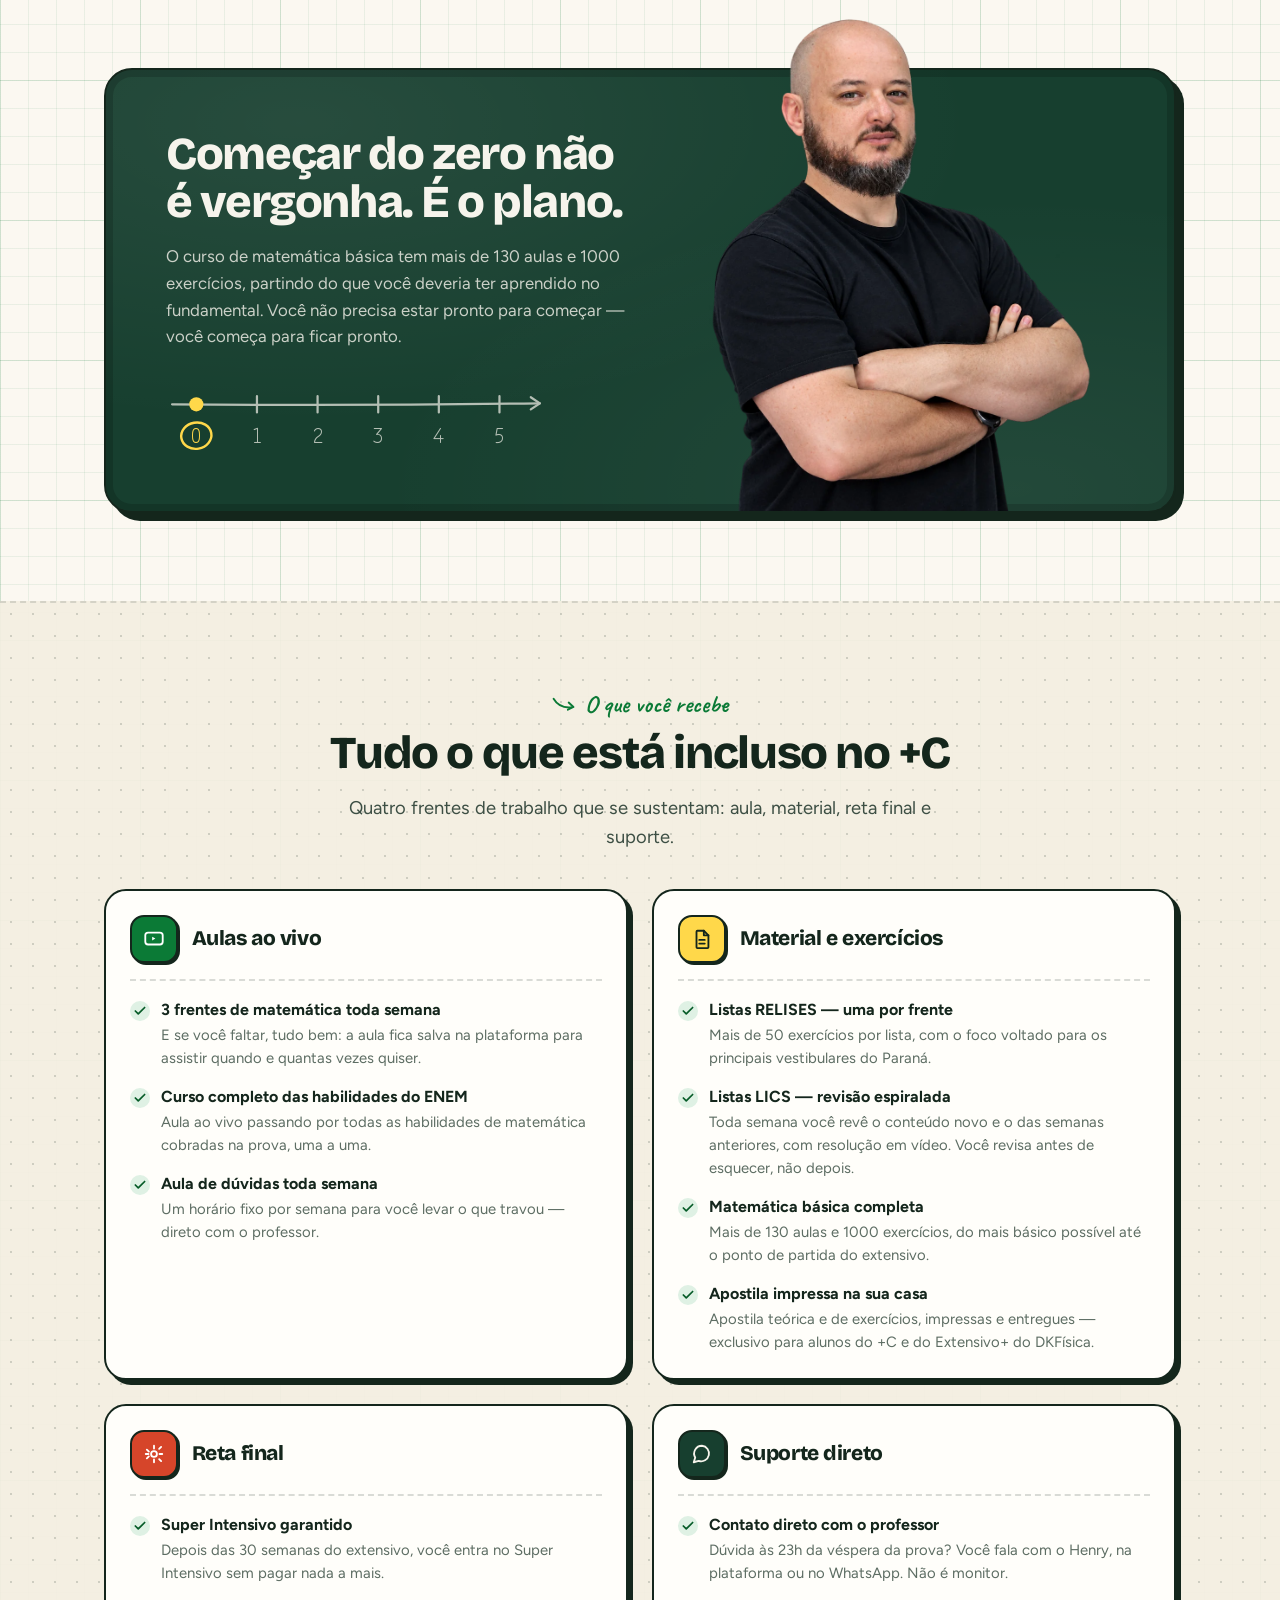
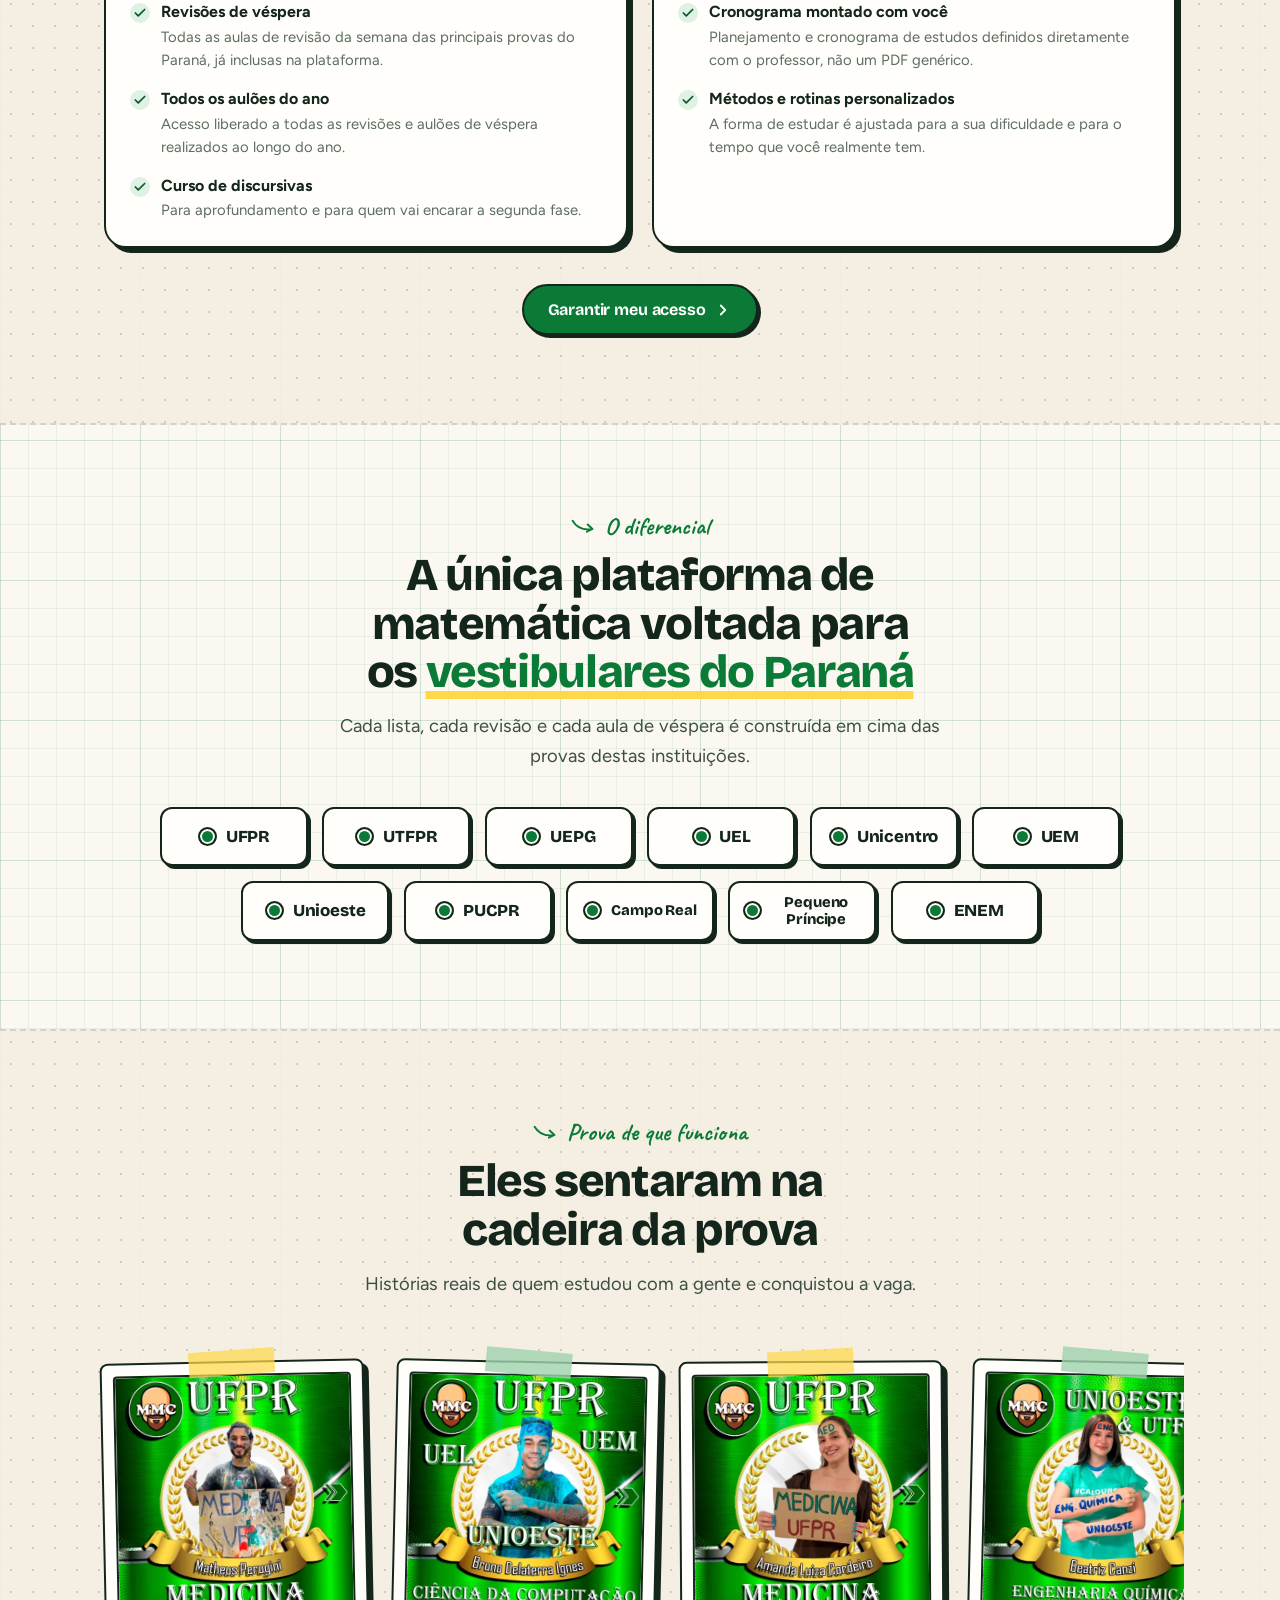
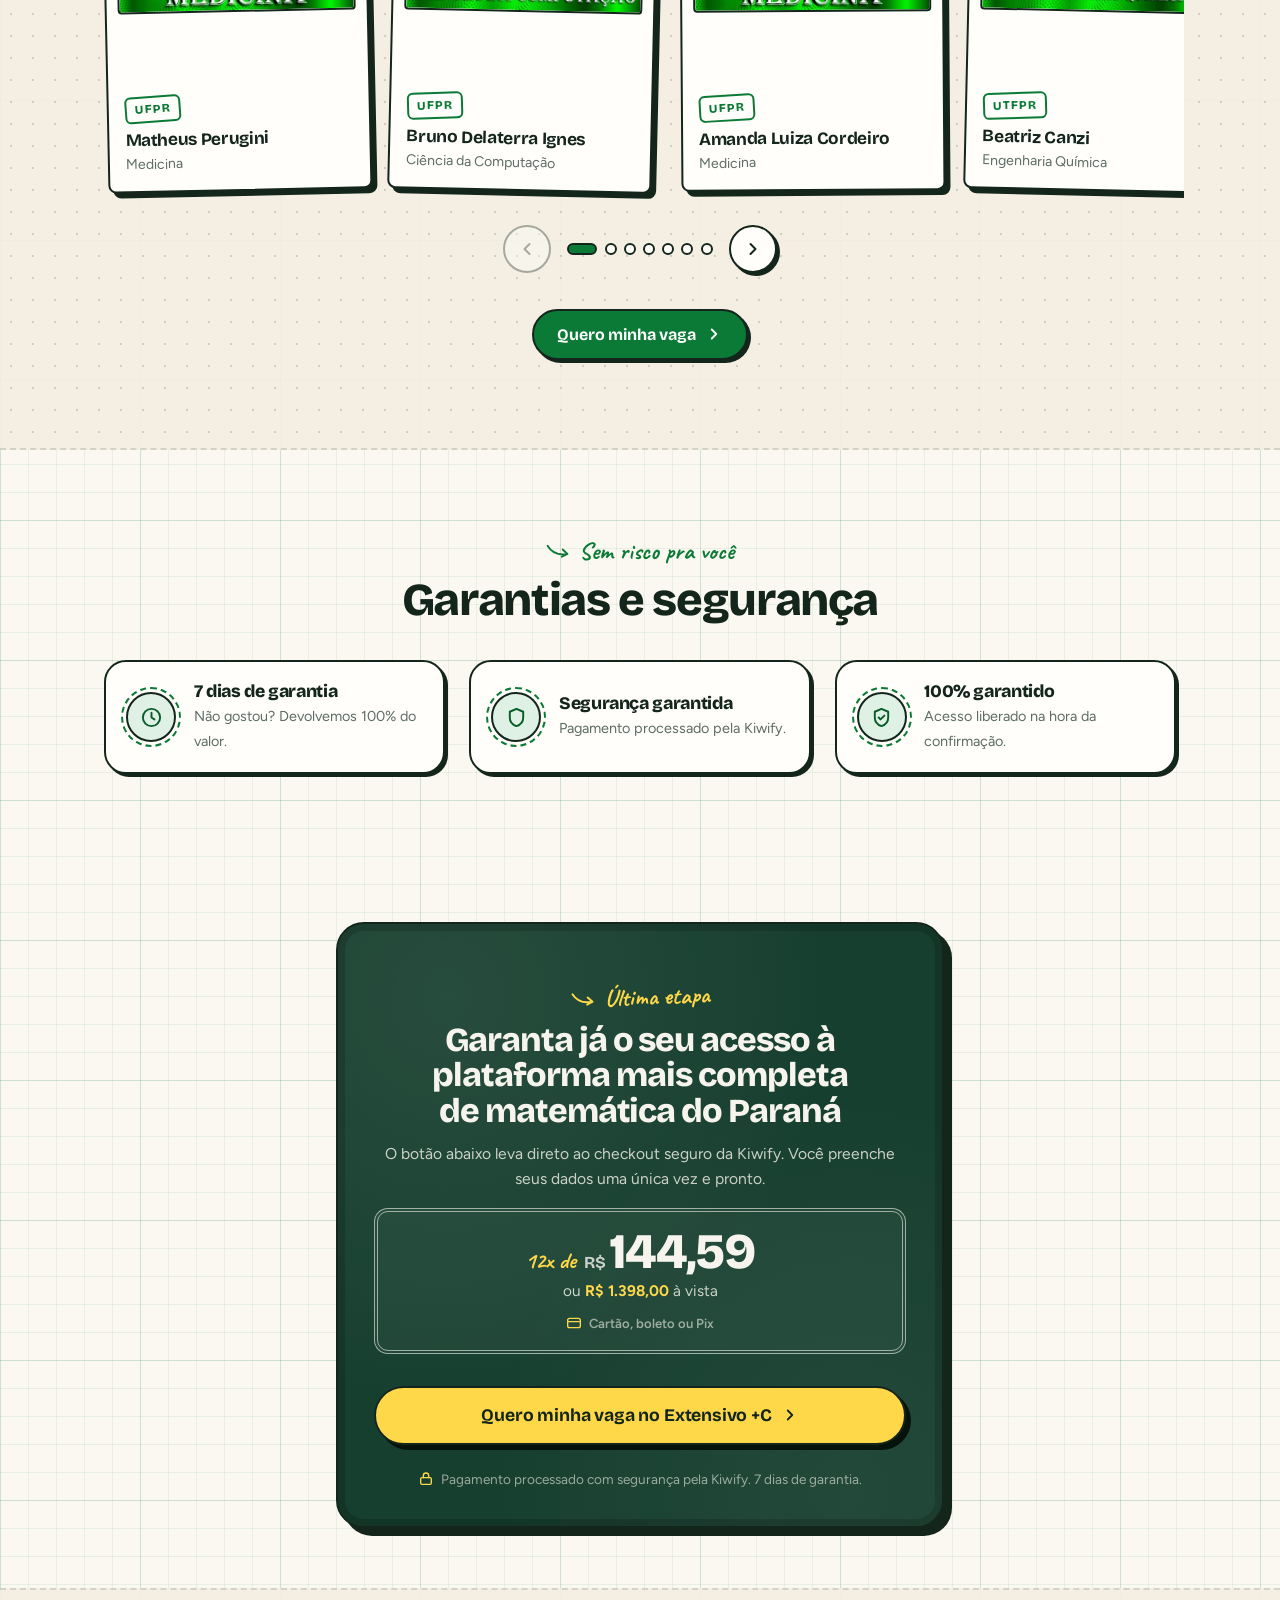
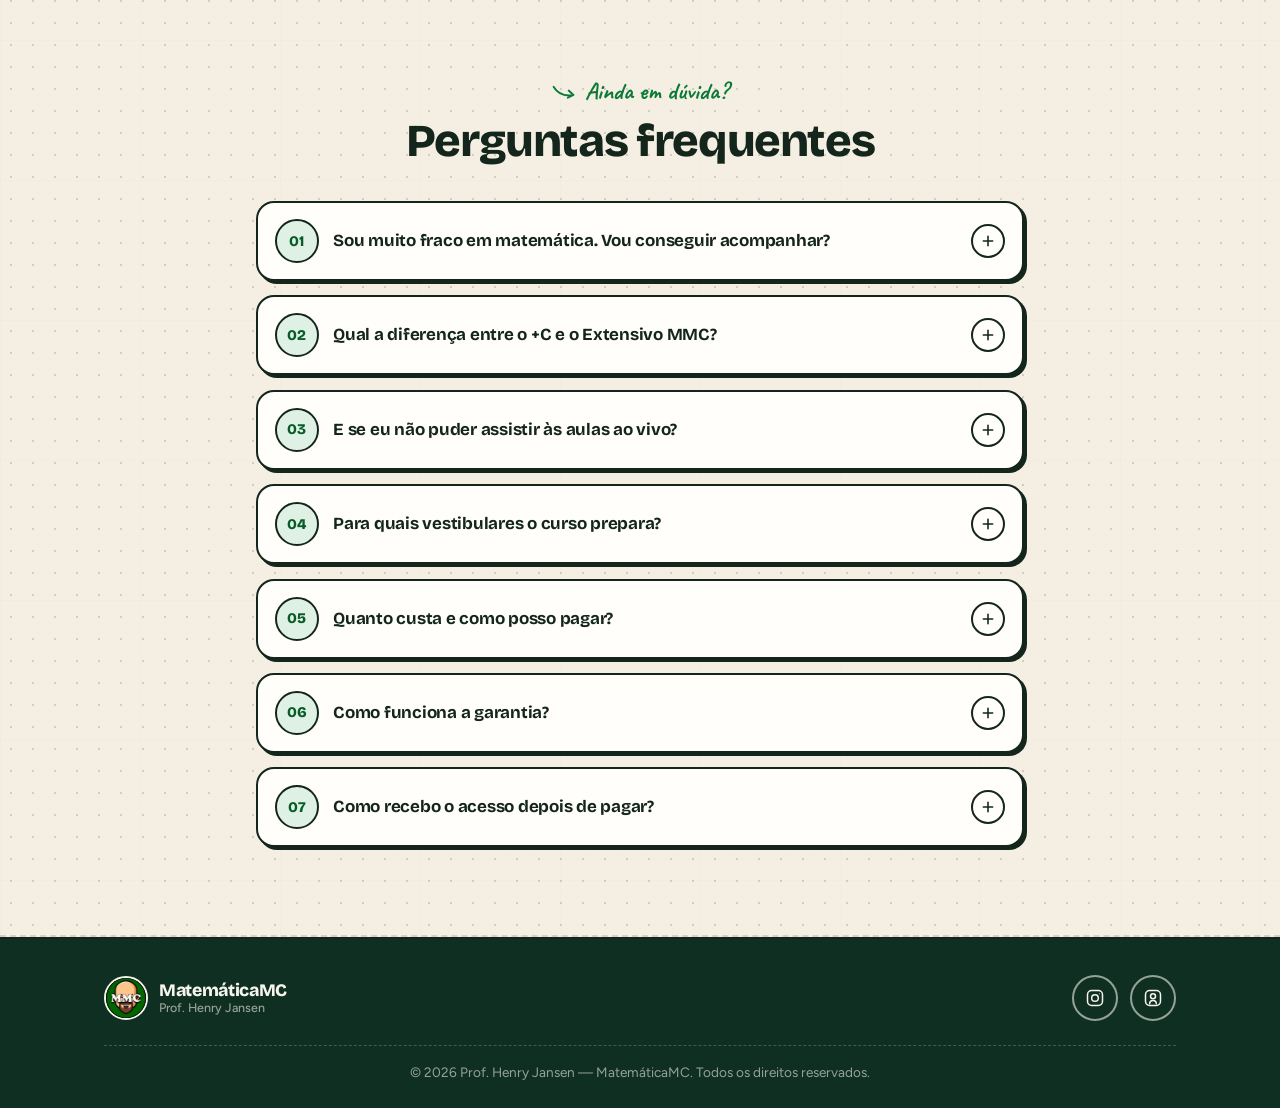
<file: extensivo-mais-c.html>
<!DOCTYPE html>
<html lang="pt-BR">
<head>
  <meta charset="UTF-8" />
  <meta name="viewport" content="width=device-width, initial-scale=1" />
  <meta name="theme-color" content="#fbf8f1" />

  <title>Extensivo +C 2026 — Prof. Henry Jansen | Matemática MC</title>
  <meta
    name="description"
    content="A preparação mais completa de matemática para os vestibulares do Paraná em 2026: aulas ao vivo, listas RELISES e LICS, Super Intensivo, revisões de véspera e apostila impressa."
  />

  <!--
    ANTES DE PUBLICAR:
    1) Troque "https://www.seudominio.com.br/" nas tags og:url e canonical.
    2) Nome, curso e instituição dos alunos vêm do nome do arquivo.
    3) O link do checkout da Kiwify fica no href do botão "Quero minha
       vaga", lá embaixo na seção de matrícula.
  -->

  <link rel="canonical" href="https://www.seudominio.com.br/extensivo-mais-c.html" />

  <meta property="og:type" content="website" />
  <meta property="og:locale" content="pt_BR" />
  <meta property="og:title" content="Extensivo +C 2026 — a preparação mais completa" />
  <meta
    property="og:description"
    content="Aulas ao vivo, listas focadas nas bancas do Paraná, Super Intensivo e acompanhamento direto do professor."
  />
  <meta property="og:image" content="src/img/perfil.jpg" />
  <meta property="og:url" content="https://www.seudominio.com.br/extensivo-mais-c.html" />

  <meta name="twitter:card" content="summary" />
  <meta name="twitter:title" content="Extensivo +C 2026 — Prof. Henry Jansen" />
  <meta name="twitter:description" content="Sua preparação mais completa para 2026." />
  <meta name="twitter:image" content="src/img/perfil.jpg" />

  <link rel="icon" href="src/img/perfil.jpg" type="image/jpeg" />
  <link rel="apple-touch-icon" href="src/img/perfil.jpg" />

  <!-- Fontes auto-hospedadas: a dos títulos entra primeiro porque é
       a do H1, o maior elemento da primeira tela.
       O preload só é criado quando a página vem de um servidor. Aberta
       direto do disco (file://), a origem é "null": o preload falha por
       CORS e o Safari não tenta de novo pelo CSS, deixando títulos e
       texto na fonte do sistema. Sem o preload, o CSS carrega as fontes
       normalmente. -->
  <script>
    if (location.protocol !== "file:") {
      ["bricolage-grotesque", "figtree"].forEach((fonte) => {
        const link = document.createElement("link");
        link.rel = "preload";
        link.as = "font";
        link.type = "font/woff2";
        link.crossOrigin = "anonymous";
        link.href = `src/fonts/${fonte}.woff2`;
        document.head.appendChild(link);
      });
    }
  </script>

  <link rel="stylesheet" href="src/css/estilo.css" />

  <!-- Marca que o JavaScript esta ativo. Sem isso, o CSS mantem todo
       o conteudo visivel em vez de esperar a animacao de entrada. -->
  <script>document.documentElement.classList.add("com-js");</script>
</head>
<body>

  <a class="pular-para-conteudo" href="#conteudo">Pular para o conteúdo</a>

  <!-- ===================== CAMADAS DE FUNDO ===================== -->
  <!-- Formulas e figuras matematicas ao fundo, em tres planos de
       profundidade. Os desenhos ficam no CSS (.camada--*). -->
  <div class="fundo-matematico" aria-hidden="true">
    <span class="camada camada--longe"></span>
    <span class="camada camada--meio"></span>
    <span class="camada camada--perto"></span>
  </div>

  <div class="fundo-simbolos" aria-hidden="true">
    <span style="top:6%; left:6%; font-size:2.6rem; --rot:-8deg; --dur:12s; animation-delay:-1.5s;">&pi;</span>
    <span style="top:14%; right:7%; font-size:2.1rem; --rot:6deg; --dur:9s; animation-delay:-4s;">&Sigma;</span>
    <span style="top:37%; left:3%; font-size:1.7rem; --dur:10.5s; animation-delay:-2.5s;">&radic;</span>
    <span style="top:26%; left:15%; font-size:1.4rem; --rot:12deg; --dur:8s; animation-delay:-6s;">&times;</span>
    <span style="top:50%; right:4%; font-size:1.6rem; --rot:-6deg; --dur:11s; animation-delay:-3s;">&divide;</span>
    <span style="top:47%; left:12%; font-size:1.8rem; --rot:4deg; --dur:13s; animation-delay:-7s;">&theta;</span>
    <span style="top:4%; right:20%; font-size:1.3rem; --rot:-4deg; --dur:9.5s; animation-delay:-5s;">&part;</span>
    <span style="top:72%; left:5%; font-size:1.5rem; --rot:8deg; --dur:10s; animation-delay:-1s;">&plusmn;</span>
    <span style="top:62%; right:12%; font-size:1.4rem; --dur:12.5s; animation-delay:-8s;">&Delta;</span>
    <span style="bottom:20%; right:5%; font-size:2.4rem; --rot:-5deg; --dur:11.5s; animation-delay:-4.5s;">&infin;</span>
    <span style="bottom:8%; left:9%; font-size:1.9rem; --dur:9s; animation-delay:-2s;">&int;</span>
    <span style="bottom:32%; right:16%; font-size:1.6rem; --rot:-10deg; --dur:10s; animation-delay:-6.5s;">%</span>
  </div>

  <div class="fundo-grao" aria-hidden="true"></div>

  <!-- ===================== CABEÇALHO ===================== -->
  <header class="cabecalho">
    <div class="container">
      <div class="nav">
        <a class="nav-marca" href="index.html">
          <img src="src/img/perfil.jpg" alt="" width="42" height="42" />
          <span class="nav-marca-texto">
            MatemáticaMC
            <small>Prof. Henry Jansen</small>
          </span>
        </a>

        <button
          id="nav-abrir"
          class="nav-abrir"
          type="button"
          aria-expanded="false"
          aria-controls="nav-links"
          aria-label="Abrir menu de navegação"
        >
          <svg viewBox="0 0 24 24" fill="none" stroke="currentColor" stroke-width="2.2" stroke-linecap="round" aria-hidden="true">
            <path d="M4 7h16M4 12h16M4 17h16"/>
          </svg>
        </button>

        <nav id="nav-links" class="nav-links" aria-label="Navegação principal">
          <a href="index.html">Início</a>
          <a href="#conteudo-curso">O que está incluso</a>
          <a href="#aprovados">Aprovados</a>
          <a href="#duvidas">Dúvidas</a>
        </nav>

        <div class="nav-acoes">
          <a class="botao botao--primario botao--pequeno" href="#matricula">Garantir vaga</a>
        </div>
      </div>
    </div>
  </header>

  <main id="conteudo" class="pagina">

    <!-- ===================== HERO ===================== -->
    <section class="hero">
      <div class="container hero-grade">
        <div class="hero-conteudo">
          <span class="secao-etiqueta anim-cascata">Extensivo +C &middot; Turma 2026</span>

          <h1 class="anim-cascata">
            Sua preparação mais
            <span class="texto-marcado">completa</span>
            para 2026.
          </h1>

          <p class="hero-texto anim-cascata">
            O curso para quem não quer deixar nenhuma brecha: da matemática
            básica ao aulão de véspera, com listas feitas sob medida para as
            bancas do Paraná e o professor ao seu lado o ano inteiro.
          </p>

          <div class="hero-acoes anim-cascata">
            <a class="botao botao--primario botao--grande" href="#matricula">
              Garantir meu acesso
              <svg viewBox="0 0 24 24" fill="none" stroke="currentColor" stroke-width="2.4" stroke-linecap="round" stroke-linejoin="round" aria-hidden="true">
                <path d="m9 6 6 6-6 6"/>
              </svg>
            </a>
          </div>

          <p class="hero-apoio anim-cascata">
            <svg viewBox="0 0 24 24" fill="none" stroke="currentColor" stroke-width="3" stroke-linecap="round" stroke-linejoin="round" aria-hidden="true">
              <path d="M20 6 9 17l-5-5"/>
            </svg>
            12x de R$ 144,59 &middot; 7 dias de garantia
          </p>
        </div>

        <div class="hero-figura anim-cascata">
          <!-- Arco verde com a grade do caderno e uma parabola em giz -->
          <div class="hero-quadro" aria-hidden="true">
            <svg viewBox="0 0 416 360" preserveAspectRatio="xMidYMid slice" fill="none" stroke-linecap="round" stroke-linejoin="round">
              <g stroke="rgba(246,244,236,0.6)" stroke-width="2">
                <path d="M18 292Q208 294 398 290"/>
                <path d="M388 284l10 6-10 6"/>
                <path d="M64 346Q62 200 65 42"/>
                <path d="M58 52l7-10 7 10"/>
                <path d="M124 286v10M184 286v10M244 286v10M304 286v10M59 232h11M59 172h11M59 112h11"/>
              </g>
              <path d="M36 44Q208 560 380 44" stroke="#ffd84a" stroke-width="4.5"/>
              <g fill="rgba(246,244,236,0.75)" font-family="Zen Kurenaido, cursive" font-size="22">
                <text x="386" y="322">x</text>
                <text x="78" y="50">y</text>
              </g>
            </svg>
          </div>

          <picture>
            <source srcset="src/img/foto_de_perfil.webp" type="image/webp" />
            <img
              src="src/img/foto_de_perfil.png"
              alt="Professor Henry Jansen de braços cruzados"
              width="900"
              height="1147"
              fetchpriority="high"
            />
          </picture>

          <span class="adesivo adesivo--pi" aria-hidden="true">&pi;</span>
          <span class="adesivo adesivo--raiz" aria-hidden="true">&radic;</span>
          <span class="adesivo adesivo--soma" aria-hidden="true">&Sigma;</span>
        </div>
      </div>
    </section>

    <!-- ===================== PARA QUEM É ===================== -->
    <section class="secao secao--painel">
      <div class="container">
        <div class="secao-cabecalho secao-cabecalho--centro">
          <span class="secao-etiqueta anim-cascata">Antes de você decidir</span>
          <h2 class="anim-cascata">O +C é pra você?</h2>
          <p class="subtitulo anim-cascata">
            Prefiro ser honesto agora do que te ver pedindo reembolso depois.
          </p>
        </div>

        <div class="publico-grade">
          <div class="publico-cartao publico-cartao--sim anim-cascata">
            <h3>
              <svg viewBox="0 0 24 24" fill="none" stroke="currentColor" stroke-width="2.2" stroke-linecap="round" stroke-linejoin="round" aria-hidden="true">
                <circle cx="12" cy="12" r="9"/><path d="m8 12 3 3 5-6"/>
              </svg>
              É pra você se...
            </h3>
            <ul class="publico-lista">
              <li>Você vai prestar vestibular no Paraná em 2026 e quer a vaga, não a experiência.</li>
              <li>Sua base em matemática tem buracos — mesmo que sejam buracos grandes.</li>
              <li>Você quer estudar com um plano pronto, em vez de decidir sozinho o que fazer toda semana.</li>
              <li>Você já tentou antes e quer chegar na prova sabendo que fez tudo o que dava.</li>
              <li>Você gosta de poder perguntar direto pro professor quando trava.</li>
            </ul>
          </div>

          <div class="publico-cartao publico-cartao--nao anim-cascata">
            <h3>
              <svg viewBox="0 0 24 24" fill="none" stroke="currentColor" stroke-width="2.2" stroke-linecap="round" stroke-linejoin="round" aria-hidden="true">
                <circle cx="12" cy="12" r="9"/><path d="m9 9 6 6M15 9l-6 6"/>
              </svg>
              Não é pra você se...
            </h3>
            <ul class="publico-lista">
              <li>Você procura uma fórmula mágica que dispense estudar.</li>
              <li>Você quer só um banco de videoaulas para assistir quando lembrar.</li>
              <li>Seu foco é um vestibular de outro estado, sem relação com as bancas daqui.</li>
              <li>Você não pretende fazer nenhuma lista de exercícios durante o ano.</li>
            </ul>
          </div>
        </div>
        <div class="cta-faixa anim-cascata">
          <a class="botao botao--primario" href="#matricula">
            Quero minha vaga
            <svg viewBox="0 0 24 24" fill="none" stroke="currentColor" stroke-width="2.4" stroke-linecap="round" stroke-linejoin="round" aria-hidden="true"><path d="m9 6 6 6-6 6"/></svg>
          </a>
        </div>
      </div>
    </section>

    <!-- ===================== BANNER DO ZERO ===================== -->
    <section class="secao">
      <div class="container">
        <div class="banner-zero lousa anim-cascata">
          <div class="banner-zero-texto">
            <h2>Começar do zero não é vergonha. É o plano.</h2>
            <p>
              O curso de matemática básica tem mais de 130 aulas e 1000
              exercícios, partindo do que você deveria ter aprendido no
              fundamental. Você não precisa estar pronto para começar — você
              começa para ficar pronto.
            </p>

            <!-- Reta numerica: o ponto de partida e o zero -->
            <svg class="banner-zero-reta" viewBox="0 0 380 76" fill="none" stroke-linecap="round" stroke-linejoin="round" aria-hidden="true">
              <g stroke="currentColor" stroke-width="2.2" opacity="0.7">
                <path d="M6 30Q190 31.5 370 29"/>
                <path d="M361 23l9 6-9 6"/>
                <path d="M90 22v16M150 22v16M210 22v16M270 22v16M330 22v16"/>
              </g>
              <circle cx="30" cy="30" r="7" fill="#ffd84a"/>
              <ellipse cx="30" cy="61" rx="15" ry="13" stroke="#ffd84a" stroke-width="2.4" transform="rotate(-10 30 61)"/>
              <g font-family="Zen Kurenaido, cursive" font-size="21" text-anchor="middle">
                <text x="30" y="68" fill="#ffd84a">0</text>
                <g fill="currentColor" opacity="0.7">
                  <text x="90" y="68">1</text>
                  <text x="150" y="68">2</text>
                  <text x="210" y="68">3</text>
                  <text x="270" y="68">4</text>
                  <text x="330" y="68">5</text>
                </g>
              </g>
            </svg>
          </div>
          <div class="banner-zero-figura">
            <picture>
              <source srcset="src/img/foto_de_perfil.webp" type="image/webp" />
              <img src="src/img/foto_de_perfil.png" alt="" width="900" height="1147" loading="lazy" />
            </picture>
          </div>
        </div>
      </div>
    </section>

    <!-- ===================== TUDO O QUE ESTÁ INCLUSO ===================== -->
    <section id="conteudo-curso" class="secao secao--painel">
      <div class="container">
        <div class="secao-cabecalho secao-cabecalho--centro">
          <span class="secao-etiqueta anim-cascata">O que você recebe</span>
          <h2 class="anim-cascata">Tudo o que está incluso no +C</h2>
          <p class="subtitulo anim-cascata">
            Quatro frentes de trabalho que se sustentam: aula, material, reta
            final e suporte.
          </p>
        </div>

        <div class="conteudo-grade conteudo-grade--duas">

          <!-- Bloco 1 — Aulas ao vivo -->
          <article class="conteudo-bloco conteudo-bloco--aulas anim-cascata">
            <div class="conteudo-bloco-topo">
              <span class="conteudo-bloco-icone">
                <svg viewBox="0 0 24 24" fill="none" stroke="currentColor" stroke-width="2" stroke-linecap="round" stroke-linejoin="round" aria-hidden="true">
                  <rect x="2.5" y="5" width="19" height="13" rx="3"/>
                  <path d="M10 9.5v4l3.5-2-3.5-2Z" fill="currentColor" stroke="none"/>
                </svg>
              </span>
              <h3>Aulas ao vivo</h3>
            </div>

            <ul class="conteudo-itens">
              <li>
                <svg viewBox="0 0 24 24" fill="none" stroke="currentColor" stroke-width="3" stroke-linecap="round" stroke-linejoin="round" aria-hidden="true"><path d="M20 6 9 17l-5-5"/></svg>
                <div>
                  <strong>3 frentes de matemática toda semana</strong>
                  <p>E se você faltar, tudo bem: a aula fica salva na plataforma para assistir quando e quantas vezes quiser.</p>
                </div>
              </li>
              <li>
                <svg viewBox="0 0 24 24" fill="none" stroke="currentColor" stroke-width="3" stroke-linecap="round" stroke-linejoin="round" aria-hidden="true"><path d="M20 6 9 17l-5-5"/></svg>
                <div>
                  <strong>Curso completo das habilidades do ENEM</strong>
                  <p>Aula ao vivo passando por todas as habilidades de matemática cobradas na prova, uma a uma.</p>
                </div>
              </li>
              <li>
                <svg viewBox="0 0 24 24" fill="none" stroke="currentColor" stroke-width="3" stroke-linecap="round" stroke-linejoin="round" aria-hidden="true"><path d="M20 6 9 17l-5-5"/></svg>
                <div>
                  <strong>Aula de dúvidas toda semana</strong>
                  <p>Um horário fixo por semana para você levar o que travou — direto com o professor.</p>
                </div>
              </li>
            </ul>
          </article>

          <!-- Bloco 2 — Material e exercícios -->
          <article class="conteudo-bloco conteudo-bloco--material anim-cascata">
            <div class="conteudo-bloco-topo">
              <span class="conteudo-bloco-icone">
                <svg viewBox="0 0 24 24" fill="none" stroke="currentColor" stroke-width="2" stroke-linecap="round" stroke-linejoin="round" aria-hidden="true">
                  <path d="M7 3h7l5 5v13a1 1 0 0 1-1 1H7a1 1 0 0 1-1-1V4a1 1 0 0 1 1-1Z"/>
                  <path d="M14 3v5h5"/><path d="M9 13h6M9 17h6"/>
                </svg>
              </span>
              <h3>Material e exercícios</h3>
            </div>

            <ul class="conteudo-itens">
              <li>
                <svg viewBox="0 0 24 24" fill="none" stroke="currentColor" stroke-width="3" stroke-linecap="round" stroke-linejoin="round" aria-hidden="true"><path d="M20 6 9 17l-5-5"/></svg>
                <div>
                  <strong>Listas RELISES — uma por frente</strong>
                  <p>Mais de 50 exercícios por lista, com o foco voltado para os principais vestibulares do Paraná.</p>
                </div>
              </li>
              <li>
                <svg viewBox="0 0 24 24" fill="none" stroke="currentColor" stroke-width="3" stroke-linecap="round" stroke-linejoin="round" aria-hidden="true"><path d="M20 6 9 17l-5-5"/></svg>
                <div>
                  <strong>Listas LICS — revisão espiralada</strong>
                  <p>Toda semana você revê o conteúdo novo e o das semanas anteriores, com resolução em vídeo. Você revisa antes de esquecer, não depois.</p>
                </div>
              </li>
              <li>
                <svg viewBox="0 0 24 24" fill="none" stroke="currentColor" stroke-width="3" stroke-linecap="round" stroke-linejoin="round" aria-hidden="true"><path d="M20 6 9 17l-5-5"/></svg>
                <div>
                  <strong>Matemática básica completa</strong>
                  <p>Mais de 130 aulas e 1000 exercícios, do mais básico possível até o ponto de partida do extensivo.</p>
                </div>
              </li>
              <li>
                <svg viewBox="0 0 24 24" fill="none" stroke="currentColor" stroke-width="3" stroke-linecap="round" stroke-linejoin="round" aria-hidden="true"><path d="M20 6 9 17l-5-5"/></svg>
                <div>
                  <strong>Apostila impressa na sua casa</strong>
                  <p>Apostila teórica e de exercícios, impressas e entregues — exclusivo para alunos do +C e do Extensivo+ do DKFísica.</p>
                </div>
              </li>
            </ul>
          </article>

          <!-- Bloco 3 — Reta final -->
          <article class="conteudo-bloco conteudo-bloco--reta-final anim-cascata">
            <div class="conteudo-bloco-topo">
              <span class="conteudo-bloco-icone">
                <svg viewBox="0 0 24 24" fill="none" stroke="currentColor" stroke-width="2" stroke-linecap="round" stroke-linejoin="round" aria-hidden="true">
                  <path d="M12 3v3M12 21v-3M4.2 7.2l2.2 2.2M17.6 17.6l2.2 2.2M3 12h3M21 12h-3M4.2 16.8l2.2-2.2M17.6 6.4l2.2-2.2"/>
                  <circle cx="12" cy="12" r="3.2"/>
                </svg>
              </span>
              <h3>Reta final</h3>
            </div>

            <ul class="conteudo-itens">
              <li>
                <svg viewBox="0 0 24 24" fill="none" stroke="currentColor" stroke-width="3" stroke-linecap="round" stroke-linejoin="round" aria-hidden="true"><path d="M20 6 9 17l-5-5"/></svg>
                <div>
                  <strong>Super Intensivo garantido</strong>
                  <p>Depois das 30 semanas do extensivo, você entra no Super Intensivo sem pagar nada a mais.</p>
                </div>
              </li>
              <li>
                <svg viewBox="0 0 24 24" fill="none" stroke="currentColor" stroke-width="3" stroke-linecap="round" stroke-linejoin="round" aria-hidden="true"><path d="M20 6 9 17l-5-5"/></svg>
                <div>
                  <strong>Revisões de véspera</strong>
                  <p>Todas as aulas de revisão da semana das principais provas do Paraná, já inclusas na plataforma.</p>
                </div>
              </li>
              <li>
                <svg viewBox="0 0 24 24" fill="none" stroke="currentColor" stroke-width="3" stroke-linecap="round" stroke-linejoin="round" aria-hidden="true"><path d="M20 6 9 17l-5-5"/></svg>
                <div>
                  <strong>Todos os aulões do ano</strong>
                  <p>Acesso liberado a todas as revisões e aulões de véspera realizados ao longo do ano.</p>
                </div>
              </li>
              <li>
                <svg viewBox="0 0 24 24" fill="none" stroke="currentColor" stroke-width="3" stroke-linecap="round" stroke-linejoin="round" aria-hidden="true"><path d="M20 6 9 17l-5-5"/></svg>
                <div>
                  <strong>Curso de discursivas</strong>
                  <p>Para aprofundamento e para quem vai encarar a segunda fase.</p>
                </div>
              </li>
            </ul>
          </article>

          <!-- Bloco 4 — Suporte direto -->
          <article class="conteudo-bloco conteudo-bloco--suporte anim-cascata">
            <div class="conteudo-bloco-topo">
              <span class="conteudo-bloco-icone">
                <svg viewBox="0 0 24 24" fill="none" stroke="currentColor" stroke-width="2" stroke-linecap="round" stroke-linejoin="round" aria-hidden="true">
                  <path d="M12 3a8.5 8.5 0 0 0-7.4 12.8L3 21l5.4-1.5A8.5 8.5 0 1 0 12 3Z"/>
                </svg>
              </span>
              <h3>Suporte direto</h3>
            </div>

            <ul class="conteudo-itens">
              <li>
                <svg viewBox="0 0 24 24" fill="none" stroke="currentColor" stroke-width="3" stroke-linecap="round" stroke-linejoin="round" aria-hidden="true"><path d="M20 6 9 17l-5-5"/></svg>
                <div>
                  <strong>Contato direto com o professor</strong>
                  <p>Dúvida às 23h da véspera da prova? Você fala com o Henry, na plataforma ou no WhatsApp. Não é monitor.</p>
                </div>
              </li>
              <li>
                <svg viewBox="0 0 24 24" fill="none" stroke="currentColor" stroke-width="3" stroke-linecap="round" stroke-linejoin="round" aria-hidden="true"><path d="M20 6 9 17l-5-5"/></svg>
                <div>
                  <strong>Cronograma montado com você</strong>
                  <p>Planejamento e cronograma de estudos definidos diretamente com o professor, não um PDF genérico.</p>
                </div>
              </li>
              <li>
                <svg viewBox="0 0 24 24" fill="none" stroke="currentColor" stroke-width="3" stroke-linecap="round" stroke-linejoin="round" aria-hidden="true"><path d="M20 6 9 17l-5-5"/></svg>
                <div>
                  <strong>Métodos e rotinas personalizados</strong>
                  <p>A forma de estudar é ajustada para a sua dificuldade e para o tempo que você realmente tem.</p>
                </div>
              </li>
            </ul>
          </article>
        </div>
        <div class="cta-faixa anim-cascata">
          <a class="botao botao--primario" href="#matricula">
            Garantir meu acesso
            <svg viewBox="0 0 24 24" fill="none" stroke="currentColor" stroke-width="2.4" stroke-linecap="round" stroke-linejoin="round" aria-hidden="true"><path d="m9 6 6 6-6 6"/></svg>
          </a>
        </div>
      </div>
    </section>


    <!-- ===================== FOCO NO PARANÁ ===================== -->
    <section class="secao">
      <div class="container">
        <div class="secao-cabecalho secao-cabecalho--centro">
          <span class="secao-etiqueta anim-cascata">O diferencial</span>
          <h2 class="anim-cascata">
            A única plataforma de matemática voltada para os
            <span class="texto-destaque">vestibulares do Paraná</span>
          </h2>
          <p class="subtitulo anim-cascata">
            Cada lista, cada revisão e cada aula de véspera é construída em cima
            das provas destas instituições.
          </p>
        </div>

        <div class="instituicoes anim-cascata">
          <span class="instituicao-chip">UFPR</span>
          <span class="instituicao-chip">UTFPR</span>
          <span class="instituicao-chip">UEPG</span>
          <span class="instituicao-chip">UEL</span>
          <span class="instituicao-chip">Unicentro</span>
          <span class="instituicao-chip">UEM</span>
          <span class="instituicao-chip">Unioeste</span>
          <span class="instituicao-chip">PUCPR</span>
          <span class="instituicao-chip instituicao-chip--longo">Campo Real</span>
          <span class="instituicao-chip instituicao-chip--longo">Pequeno Príncipe</span>
          <span class="instituicao-chip">ENEM</span>
        </div>
      </div>
    </section>


    <!-- ===================== ALUNOS APROVADOS ===================== -->
    <section id="aprovados" class="secao secao--painel">
      <div class="container">
        <div class="secao-cabecalho secao-cabecalho--centro">
          <span class="secao-etiqueta anim-cascata">Prova de que funciona</span>
          <h2 class="anim-cascata">Eles sentaram na cadeira da prova</h2>
          <p class="subtitulo anim-cascata">
            Histórias reais de quem estudou com a gente e conquistou a vaga.
          </p>
        </div>

        <div class="carrossel anim-cascata">
          <div
            id="carrossel-alunos"
            class="carrossel-trilha"
            tabindex="0"
            role="region"
            aria-label="Alunos aprovados"
          >

            <article class="aluno-cartao">
              <picture>
                <source srcset="src/img/alunos_aprovados/matheus_perugini_medicina_ufpr.webp" type="image/webp" />
                <img
                  class="aluno-foto"
                  src="src/img/alunos_aprovados/matheus_perugini_medicina_ufpr.jpg"
                  alt="Matheus Perugini — aprovação em Medicina na UFPR"
                  width="512"
                  height="512"
                  loading="lazy"
                />
              </picture>
              <div class="aluno-dados">
                <span class="aluno-instituicao">UFPR</span>
                <p class="aluno-nome">Matheus Perugini</p>
                <p class="aluno-curso">Medicina</p>
              </div>
            </article>

            <article class="aluno-cartao">
              <picture>
                <source srcset="src/img/alunos_aprovados/bruno_delaterra_ignes_ciencia_da_computacao_ufpr.webp" type="image/webp" />
                <img
                  class="aluno-foto"
                  src="src/img/alunos_aprovados/bruno_delaterra_ignes_ciencia_da_computacao_ufpr.jpg"
                  alt="Bruno Delaterra Ignes — aprovação em Ciência da Computação na UFPR"
                  width="512"
                  height="512"
                  loading="lazy"
                />
              </picture>
              <div class="aluno-dados">
                <span class="aluno-instituicao">UFPR</span>
                <p class="aluno-nome">Bruno Delaterra Ignes</p>
                <p class="aluno-curso">Ciência da Computação</p>
              </div>
            </article>

            <article class="aluno-cartao">
              <picture>
                <source srcset="src/img/alunos_aprovados/amanda_luiza_cordeiro_medicina_ufpr.webp" type="image/webp" />
                <img
                  class="aluno-foto"
                  src="src/img/alunos_aprovados/amanda_luiza_cordeiro_medicina_ufpr.jpg"
                  alt="Amanda Luiza Cordeiro — aprovação em Medicina na UFPR"
                  width="512"
                  height="512"
                  loading="lazy"
                />
              </picture>
              <div class="aluno-dados">
                <span class="aluno-instituicao">UFPR</span>
                <p class="aluno-nome">Amanda Luiza Cordeiro</p>
                <p class="aluno-curso">Medicina</p>
              </div>
            </article>

            <article class="aluno-cartao">
              <picture>
                <source srcset="src/img/alunos_aprovados/beatriz_canzi_engenharia_quimica_utfpr.webp" type="image/webp" />
                <img
                  class="aluno-foto"
                  src="src/img/alunos_aprovados/beatriz_canzi_engenharia_quimica_utfpr.jpg"
                  alt="Beatriz Canzi — aprovação em Engenharia Química na UTFPR"
                  width="512"
                  height="512"
                  loading="lazy"
                />
              </picture>
              <div class="aluno-dados">
                <span class="aluno-instituicao">UTFPR</span>
                <p class="aluno-nome">Beatriz Canzi</p>
                <p class="aluno-curso">Engenharia Química</p>
              </div>
            </article>

            <article class="aluno-cartao">
              <picture>
                <source srcset="src/img/alunos_aprovados/theo_prado_bonetti_medicina_puc.webp" type="image/webp" />
                <img
                  class="aluno-foto"
                  src="src/img/alunos_aprovados/theo_prado_bonetti_medicina_puc.jpg"
                  alt="Theo Prado Bonetti — aprovação em Medicina na PUCPR"
                  width="512"
                  height="512"
                  loading="lazy"
                />
              </picture>
              <div class="aluno-dados">
                <span class="aluno-instituicao">PUCPR</span>
                <p class="aluno-nome">Theo Prado Bonetti</p>
                <p class="aluno-curso">Medicina</p>
              </div>
            </article>

            <article class="aluno-cartao">
              <picture>
                <source srcset="src/img/alunos_aprovados/gustavo_leao_ciencia_da_computacao_ufpr.webp" type="image/webp" />
                <img
                  class="aluno-foto"
                  src="src/img/alunos_aprovados/gustavo_leao_ciencia_da_computacao_ufpr.jpg"
                  alt="Gustavo Leão — aprovação em Ciência da Computação na UFPR"
                  width="512"
                  height="512"
                  loading="lazy"
                />
              </picture>
              <div class="aluno-dados">
                <span class="aluno-instituicao">UFPR</span>
                <p class="aluno-nome">Gustavo Leão</p>
                <p class="aluno-curso">Ciência da Computação</p>
              </div>
            </article>

            <article class="aluno-cartao">
              <picture>
                <source srcset="src/img/alunos_aprovados/paulo_henrique_azevedo_da_silva_medicina_uem.webp" type="image/webp" />
                <img
                  class="aluno-foto"
                  src="src/img/alunos_aprovados/paulo_henrique_azevedo_da_silva_medicina_uem.jpg"
                  alt="Paulo Henrique Azevedo da Silva — aprovação em Medicina na UEM"
                  width="512"
                  height="512"
                  loading="lazy"
                />
              </picture>
              <div class="aluno-dados">
                <span class="aluno-instituicao">UEM</span>
                <p class="aluno-nome">Paulo Henrique Azevedo da Silva</p>
                <p class="aluno-curso">Medicina</p>
              </div>
            </article>

            <article class="aluno-cartao">
              <picture>
                <source srcset="src/img/alunos_aprovados/murilo_barbosa_de_paula_mecatronica_utfpr.webp" type="image/webp" />
                <img
                  class="aluno-foto"
                  src="src/img/alunos_aprovados/murilo_barbosa_de_paula_mecatronica_utfpr.jpg"
                  alt="Murilo Barbosa de Paula — aprovação em Mecatrônica na UTFPR"
                  width="512"
                  height="512"
                  loading="lazy"
                />
              </picture>
              <div class="aluno-dados">
                <span class="aluno-instituicao">UTFPR</span>
                <p class="aluno-nome">Murilo Barbosa de Paula</p>
                <p class="aluno-curso">Mecatrônica</p>
              </div>
            </article>

            <article class="aluno-cartao">
              <picture>
                <source srcset="src/img/alunos_aprovados/enzo_cordeiro_engenharia_eletrica_ufpr.webp" type="image/webp" />
                <img
                  class="aluno-foto"
                  src="src/img/alunos_aprovados/enzo_cordeiro_engenharia_eletrica_ufpr.jpg"
                  alt="Enzo Cordeiro — aprovação em Engenharia Elétrica na UFPR"
                  width="512"
                  height="512"
                  loading="lazy"
                />
              </picture>
              <div class="aluno-dados">
                <span class="aluno-instituicao">UFPR</span>
                <p class="aluno-nome">Enzo Cordeiro</p>
                <p class="aluno-curso">Engenharia Elétrica</p>
              </div>
            </article>

            <article class="aluno-cartao">
              <picture>
                <source srcset="src/img/alunos_aprovados/isabela_chaves_ciencia_da_computacao_uel.webp" type="image/webp" />
                <img
                  class="aluno-foto"
                  src="src/img/alunos_aprovados/isabela_chaves_ciencia_da_computacao_uel.jpg"
                  alt="Isabela Chaves — aprovação em Ciência da Computação na UEL"
                  width="512"
                  height="512"
                  loading="lazy"
                />
              </picture>
              <div class="aluno-dados">
                <span class="aluno-instituicao">UEL</span>
                <p class="aluno-nome">Isabela Chaves</p>
                <p class="aluno-curso">Ciência da Computação</p>
              </div>
            </article>

            <article class="aluno-cartao">
              <picture>
                <source srcset="src/img/alunos_aprovados/gabriel_swiech_geologia_ufpr.webp" type="image/webp" />
                <img
                  class="aluno-foto"
                  src="src/img/alunos_aprovados/gabriel_swiech_geologia_ufpr.jpg"
                  alt="Gabriel Swiech — aprovação em Geologia na UFPR"
                  width="512"
                  height="512"
                  loading="lazy"
                />
              </picture>
              <div class="aluno-dados">
                <span class="aluno-instituicao">UFPR</span>
                <p class="aluno-nome">Gabriel Swiech</p>
                <p class="aluno-curso">Geologia</p>
              </div>
            </article>

            <article class="aluno-cartao">
              <picture>
                <source srcset="src/img/alunos_aprovados/isabele_cristine_engenharia_eletrica_ufpr.webp" type="image/webp" />
                <img
                  class="aluno-foto"
                  src="src/img/alunos_aprovados/isabele_cristine_engenharia_eletrica_ufpr.jpg"
                  alt="Isabele Cristine — aprovação em Engenharia Elétrica na UFPR"
                  width="512"
                  height="512"
                  loading="lazy"
                />
              </picture>
              <div class="aluno-dados">
                <span class="aluno-instituicao">UFPR</span>
                <p class="aluno-nome">Isabele Cristine</p>
                <p class="aluno-curso">Engenharia Elétrica</p>
              </div>
            </article>

            <article class="aluno-cartao">
              <picture>
                <source srcset="src/img/alunos_aprovados/joao_gabriel_administracao_ufpr.webp" type="image/webp" />
                <img
                  class="aluno-foto"
                  src="src/img/alunos_aprovados/joao_gabriel_administracao_ufpr.jpg"
                  alt="João Gabriel — aprovação em Administração na UFPR"
                  width="512"
                  height="512"
                  loading="lazy"
                />
              </picture>
              <div class="aluno-dados">
                <span class="aluno-instituicao">UFPR</span>
                <p class="aluno-nome">João Gabriel</p>
                <p class="aluno-curso">Administração</p>
              </div>
            </article>

            <!-- Alunos sem instituição registrada: cartão sem carimbo e sem
                 curso. Depoimentos resumidos de src/img/depoimentos/. -->
            <article class="aluno-cartao">
              <picture>
                <source srcset="src/img/alunos_aprovados/eduardo_henrique_souza.webp" type="image/webp" />
                <img
                  class="aluno-foto"
                  src="src/img/alunos_aprovados/eduardo_henrique_souza.jpg"
                  alt="Eduardo Henrique Souza — estudou com o Prof. Henry Jansen"
                  width="512"
                  height="512"
                  loading="lazy"
                />
              </picture>
              <div class="aluno-dados">
                <blockquote class="aluno-depoimento">
                  <p>Prof. Henry me tirou da completa ignorância em matemática e me deixou dentro da UFPR. Sou muito grato!</p>
                </blockquote>
                <p class="aluno-nome">Eduardo Henrique Souza</p>
              </div>
            </article>

            <article class="aluno-cartao">
              <picture>
                <source srcset="src/img/alunos_aprovados/daniel_goedert.webp" type="image/webp" />
                <img
                  class="aluno-foto"
                  src="src/img/alunos_aprovados/daniel_goedert.jpg"
                  alt="Daniel Goedert — estudou com o Prof. Henry Jansen"
                  width="512"
                  height="512"
                  loading="lazy"
                />
              </picture>
              <div class="aluno-dados">
                <blockquote class="aluno-depoimento">
                  <p>Posso colocar minha aprovação na segunda fase da federal na conta do careca! Um ótimo professor.</p>
                </blockquote>
                <p class="aluno-nome">Daniel Goedert</p>
              </div>
            </article>

            <article class="aluno-cartao">
              <picture>
                <source srcset="src/img/alunos_aprovados/lohan_couto.webp" type="image/webp" />
                <img
                  class="aluno-foto"
                  src="src/img/alunos_aprovados/lohan_couto.jpg"
                  alt="Lohan Couto — estudou com o Prof. Henry Jansen"
                  width="512"
                  height="512"
                  loading="lazy"
                />
              </picture>
              <div class="aluno-dados">
                <blockquote class="aluno-depoimento">
                  <p>Une conteúdo de qualidade, didática e humor. Sem ele, não teria alcançado meus objetivos.</p>
                </blockquote>
                <p class="aluno-nome">Lohan Couto</p>
              </div>
            </article>

            <article class="aluno-cartao">
              <picture>
                <source srcset="src/img/alunos_aprovados/fernanda_domingues.webp" type="image/webp" />
                <img
                  class="aluno-foto"
                  src="src/img/alunos_aprovados/fernanda_domingues.jpg"
                  alt="Fernanda Domingues — estudou com o Prof. Henry Jansen"
                  width="512"
                  height="512"
                  loading="lazy"
                />
              </picture>
              <div class="aluno-dados">
                <blockquote class="aluno-depoimento">
                  <p>Muito prestativo e sempre disposto a ajudar! Foi o melhor investimento que eu poderia ter feito.</p>
                </blockquote>
                <p class="aluno-nome">Fernanda Domingues</p>
              </div>
            </article>

            <article class="aluno-cartao">
              <picture>
                <source srcset="src/img/alunos_aprovados/mateus_ferraes.webp" type="image/webp" />
                <img
                  class="aluno-foto"
                  src="src/img/alunos_aprovados/mateus_ferraes.jpg"
                  alt="Mateus Ferraes — estudou com o Prof. Henry Jansen"
                  width="512"
                  height="512"
                  loading="lazy"
                />
              </picture>
              <div class="aluno-dados">
                <blockquote class="aluno-depoimento">
                  <p>Foi o melhor professor que tive e foi fundamental para a minha formação. Impossível você se arrepender.</p>
                </blockquote>
                <p class="aluno-nome">Mateus Ferraes</p>
              </div>
            </article>

            <article class="aluno-cartao">
              <picture>
                <source srcset="src/img/alunos_aprovados/arthur_m_lopes.webp" type="image/webp" />
                <img
                  class="aluno-foto"
                  src="src/img/alunos_aprovados/arthur_m_lopes.jpg"
                  alt="Arthur M. Lopes — estudou com o Prof. Henry Jansen"
                  width="512"
                  height="512"
                  loading="lazy"
                />
              </picture>
              <div class="aluno-dados">
                <blockquote class="aluno-depoimento">
                  <p>Exercícios que passei horas sem conseguir resolver, com a ajuda dele levaram minutos. Sem dúvidas, o melhor.</p>
                </blockquote>
                <p class="aluno-nome">Arthur M. Lopes</p>
              </div>
            </article>

            <article class="aluno-cartao">
              <picture>
                <source srcset="src/img/alunos_aprovados/zein_diab.webp" type="image/webp" />
                <img
                  class="aluno-foto"
                  src="src/img/alunos_aprovados/zein_diab.jpg"
                  alt="Zein Diab — estudou com o Prof. Henry Jansen"
                  width="512"
                  height="512"
                  loading="lazy"
                />
              </picture>
              <div class="aluno-dados">
                <blockquote class="aluno-depoimento">
                  <p>Não é apenas o melhor professor que já tive, ele é uma lenda da matemática!</p>
                </blockquote>
                <p class="aluno-nome">Zein Diab</p>
              </div>
            </article>

            <article class="aluno-cartao">
              <picture>
                <source srcset="src/img/alunos_aprovados/maria_eduarda.webp" type="image/webp" />
                <img
                  class="aluno-foto"
                  src="src/img/alunos_aprovados/maria_eduarda.jpg"
                  alt="Maria Eduarda — estudou com o Prof. Henry Jansen"
                  width="512"
                  height="512"
                  loading="lazy"
                />
              </picture>
              <div class="aluno-dados">
                <blockquote class="aluno-depoimento">
                  <p>Um professor incrível com a melhor didática que existe, que teve paciência e resiliência pra me ensinar.</p>
                </blockquote>
                <p class="aluno-nome">Maria Eduarda</p>
              </div>
            </article>

            <article class="aluno-cartao">
              <picture>
                <source srcset="src/img/alunos_aprovados/ana_schneider.webp" type="image/webp" />
                <img
                  class="aluno-foto"
                  src="src/img/alunos_aprovados/ana_schneider.jpg"
                  alt="Ana Schneider — estudou com o Prof. Henry Jansen"
                  width="512"
                  height="512"
                  loading="lazy"
                />
              </picture>
              <div class="aluno-dados">
                <blockquote class="aluno-depoimento">
                  <p>Sem dúvidas o melhor professor que eu já tive. Sabe explicar muito bem e manja tudo de matemática.</p>
                </blockquote>
                <p class="aluno-nome">Ana Schneider</p>
              </div>
            </article>

            <article class="aluno-cartao">
              <picture>
                <source srcset="src/img/alunos_aprovados/leticia_goncalves_dias.webp" type="image/webp" />
                <img
                  class="aluno-foto"
                  src="src/img/alunos_aprovados/leticia_goncalves_dias.jpg"
                  alt="Letícia Gonçalves Dias — estudou com o Prof. Henry Jansen"
                  width="512"
                  height="512"
                  loading="lazy"
                />
              </picture>
              <div class="aluno-dados">
                <blockquote class="aluno-depoimento">
                  <p>Ensina de maneira muito objetiva e leve, o que facilita a compreensão dos conceitos. Muito bom!!</p>
                </blockquote>
                <p class="aluno-nome">Letícia Gonçalves Dias</p>
              </div>
            </article>

            <article class="aluno-cartao">
              <picture>
                <source srcset="src/img/alunos_aprovados/joao_guilherme.webp" type="image/webp" />
                <img
                  class="aluno-foto"
                  src="src/img/alunos_aprovados/joao_guilherme.jpg"
                  alt="João Guilherme — estudou com o Prof. Henry Jansen"
                  width="512"
                  height="512"
                  loading="lazy"
                />
              </picture>
              <div class="aluno-dados">
                <blockquote class="aluno-depoimento">
                  <p>Esse curso MMC foi uma experiência incrível, que me ajudou a ter desempenhos melhores do que o esperado.</p>
                </blockquote>
                <p class="aluno-nome">João Guilherme</p>
              </div>
            </article>

            <article class="aluno-cartao">
              <picture>
                <source srcset="src/img/alunos_aprovados/pedro_bastian.webp" type="image/webp" />
                <img
                  class="aluno-foto"
                  src="src/img/alunos_aprovados/pedro_bastian.jpg"
                  alt="Pedro Bastian — estudou com o Prof. Henry Jansen"
                  width="512"
                  height="512"
                  loading="lazy"
                />
              </picture>
              <div class="aluno-dados">
                <blockquote class="aluno-depoimento">
                  <p>A melhor decisão que tomei foi assinar este curso! O professor é excelente. Recomendo!</p>
                </blockquote>
                <p class="aluno-nome">Pedro Bastian</p>
              </div>
            </article>

            <article class="aluno-cartao">
              <picture>
                <source srcset="src/img/alunos_aprovados/pedro_lisboa.webp" type="image/webp" />
                <img
                  class="aluno-foto"
                  src="src/img/alunos_aprovados/pedro_lisboa.jpg"
                  alt="Pedro Lisboa — estudou com o Prof. Henry Jansen"
                  width="512"
                  height="512"
                  loading="lazy"
                />
              </picture>
              <div class="aluno-dados">
                <blockquote class="aluno-depoimento">
                  <p>Melhor professor que eu já tive, explicações claras e grande conhecimento dentro de qualquer área da matemática!</p>
                </blockquote>
                <p class="aluno-nome">Pedro Lisboa</p>
              </div>
            </article>

            <article class="aluno-cartao">
              <picture>
                <source srcset="src/img/alunos_aprovados/alvaro_abrao.webp" type="image/webp" />
                <img
                  class="aluno-foto"
                  src="src/img/alunos_aprovados/alvaro_abrao.jpg"
                  alt="Álvaro Abrão — estudou com o Prof. Henry Jansen"
                  width="512"
                  height="512"
                  loading="lazy"
                />
              </picture>
              <div class="aluno-dados">
                <blockquote class="aluno-depoimento">
                  <p>O cara é o mestre dos magos da matemática! Professor excelente, didática inteligente e assertiva.</p>
                </blockquote>
                <p class="aluno-nome">Álvaro Abrão</p>
              </div>
            </article>

            <article class="aluno-cartao">
              <picture>
                <source srcset="src/img/alunos_aprovados/washington_neto.webp" type="image/webp" />
                <img
                  class="aluno-foto"
                  src="src/img/alunos_aprovados/washington_neto.jpg"
                  alt="Washington Neto — estudou com o Prof. Henry Jansen"
                  width="512"
                  height="512"
                  loading="lazy"
                />
              </picture>
              <div class="aluno-dados">
                <blockquote class="aluno-depoimento">
                  <p>Melhor professor de matemática para concursos!! Suas aulas foram o essencial para alcançar a minha aprovação!</p>
                </blockquote>
                <p class="aluno-nome">Washington Neto</p>
              </div>
            </article>

          </div>

          <div class="carrossel-controles">
            <button type="button" class="carrossel-seta carrossel-seta--anterior" aria-label="Ver alunos anteriores">
              <svg viewBox="0 0 24 24" fill="none" stroke="currentColor" stroke-width="2.4" stroke-linecap="round" stroke-linejoin="round" aria-hidden="true">
                <path d="m15 6-6 6 6 6"/>
              </svg>
            </button>
            <div id="carrossel-pontos" class="carrossel-pontos"></div>
            <button type="button" class="carrossel-seta carrossel-seta--proxima" aria-label="Ver próximos alunos">
              <svg viewBox="0 0 24 24" fill="none" stroke="currentColor" stroke-width="2.4" stroke-linecap="round" stroke-linejoin="round" aria-hidden="true">
                <path d="m9 6 6 6-6 6"/>
              </svg>
            </button>
          </div>
        </div>
        <div class="cta-faixa anim-cascata">
          <a class="botao botao--primario" href="#matricula">
            Quero minha vaga
            <svg viewBox="0 0 24 24" fill="none" stroke="currentColor" stroke-width="2.4" stroke-linecap="round" stroke-linejoin="round" aria-hidden="true"><path d="m9 6 6 6-6 6"/></svg>
          </a>
        </div>
      </div>
    </section>


    <!-- ===================== GARANTIAS ===================== -->
    <section id="garantias" class="secao">
      <div class="container">
        <div class="secao-cabecalho secao-cabecalho--centro">
          <span class="secao-etiqueta anim-cascata">Sem risco pra você</span>
          <h2 class="anim-cascata">Garantias e segurança</h2>
        </div>

        <div class="garantias-grade">
          <div class="garantia-cartao anim-cascata">
            <span class="garantia-icone">
              <svg viewBox="0 0 24 24" fill="none" stroke="currentColor" stroke-width="2" stroke-linecap="round" stroke-linejoin="round" aria-hidden="true">
                <circle cx="12" cy="12" r="9"/>
                <path d="M12 7v5l3 2"/>
              </svg>
            </span>
            <span class="garantia-texto">
              <strong>7 dias de garantia</strong>
              <span>Não gostou? Devolvemos 100% do valor.</span>
            </span>
          </div>

          <div class="garantia-cartao anim-cascata">
            <span class="garantia-icone">
              <svg viewBox="0 0 24 24" fill="none" stroke="currentColor" stroke-width="2" stroke-linecap="round" stroke-linejoin="round" aria-hidden="true">
                <path d="M12 3 5 6v6c0 4.2 2.9 7.7 7 9 4.1-1.3 7-4.8 7-9V6l-7-3Z"/>
              </svg>
            </span>
            <span class="garantia-texto">
              <strong>Segurança garantida</strong>
              <span>Pagamento processado pela Kiwify.</span>
            </span>
          </div>

          <div class="garantia-cartao anim-cascata">
            <span class="garantia-icone">
              <svg viewBox="0 0 24 24" fill="none" stroke="currentColor" stroke-width="2" stroke-linecap="round" stroke-linejoin="round" aria-hidden="true">
                <path d="M12 3 5 6v6c0 4.2 2.9 7.7 7 9 4.1-1.3 7-4.8 7-9V6l-7-3Z"/>
                <path d="m9 12 2 2 4-4"/>
              </svg>
            </span>
            <span class="garantia-texto">
              <strong>100% garantido</strong>
              <span>Acesso liberado na hora da confirmação.</span>
            </span>
          </div>
        </div>
      </div>
    </section>

    <!-- ===================== MATRÍCULA ===================== -->
    <section id="matricula" class="checkout">
      <div class="container">
        <div class="checkout-caixa lousa anim-cascata">
          <div class="checkout-cabecalho">
            <span class="secao-etiqueta">Última etapa</span>
            <h2>Garanta já o seu acesso à plataforma mais completa de matemática do Paraná</h2>
            <p>
              O botão abaixo leva direto ao checkout seguro da Kiwify. Você
              preenche seus dados uma única vez e pronto.
            </p>
          </div>

          <div class="preco preco--centro">
            <p class="preco-parcela">
              <span class="preco-parcela-rotulo">12x de</span>
              <strong><span class="preco-moeda">R$</span>144,59</strong>
            </p>
            <p class="preco-avista">ou <strong>R$ 1.398,00</strong> à vista</p>
            <p class="preco-formas">
              <svg viewBox="0 0 24 24" fill="none" stroke="currentColor" stroke-width="2" stroke-linecap="round" stroke-linejoin="round" aria-hidden="true"><rect x="2.5" y="5" width="19" height="14" rx="3"/><path d="M2.5 10h19"/></svg>
              Cartão, boleto ou Pix
            </p>
          </div>

          <a
            class="botao botao--primario botao--largo botao--grande"
            href="https://pay.kiwify.com.br/rl4tUCF?region=br"
          >
            Quero minha vaga no Extensivo +C
            <svg viewBox="0 0 24 24" fill="none" stroke="currentColor" stroke-width="2.4" stroke-linecap="round" stroke-linejoin="round" aria-hidden="true">
              <path d="m9 6 6 6-6 6"/>
            </svg>
          </a>

          <p class="checkout-rodape">
            <svg viewBox="0 0 24 24" fill="none" stroke="currentColor" stroke-width="2" stroke-linecap="round" stroke-linejoin="round" aria-hidden="true">
              <rect x="4" y="10" width="16" height="10" rx="2"/>
              <path d="M8 10V7a4 4 0 0 1 8 0v3"/>
            </svg>
            Pagamento processado com segurança pela Kiwify. 7 dias de garantia.
          </p>
        </div>
      </div>
    </section>

    <!-- ===================== DÚVIDAS ===================== -->
    <section id="duvidas" class="secao secao--painel">
      <div class="container">
        <div class="secao-cabecalho secao-cabecalho--centro">
          <span class="secao-etiqueta anim-cascata">Ainda em dúvida?</span>
          <h2 class="anim-cascata">Perguntas frequentes</h2>
        </div>

        <div class="faq-lista anim-cascata">

          <div class="duvida">
            <button class="duvida-pergunta" type="button" aria-expanded="false">
              Sou muito fraco em matemática. Vou conseguir acompanhar?
              <svg viewBox="0 0 24 24" fill="none" stroke="currentColor" stroke-width="2.4" stroke-linecap="round" aria-hidden="true"><path d="M12 5v14M5 12h14"/></svg>
            </button>
            <div class="duvida-resposta">
              <div>
                <p>
                  Vai. O curso de matemática básica existe exatamente por isso:
                  são mais de 130 aulas e 1000 exercícios começando do mais
                  básico possível. Você não precisa saber nada para entrar —
                  precisa estar disposto a começar do começo.
                </p>
              </div>
            </div>
          </div>

          <div class="duvida">
            <button class="duvida-pergunta" type="button" aria-expanded="false">
              Qual a diferença entre o +C e o Extensivo MMC?
              <svg viewBox="0 0 24 24" fill="none" stroke="currentColor" stroke-width="2.4" stroke-linecap="round" aria-hidden="true"><path d="M12 5v14M5 12h14"/></svg>
            </button>
            <div class="duvida-resposta">
              <div>
                <p>
                  O +C tem tudo o que o MMC tem e acrescenta as listas LICS
                  (revisão espiralada), o Super Intensivo garantido, as revisões
                  e aulões de véspera, o curso das habilidades do ENEM, o
                  cronograma montado com o professor e a apostila impressa
                  entregue na sua casa.
                </p>
              </div>
            </div>
          </div>

          <div class="duvida">
            <button class="duvida-pergunta" type="button" aria-expanded="false">
              E se eu não puder assistir às aulas ao vivo?
              <svg viewBox="0 0 24 24" fill="none" stroke="currentColor" stroke-width="2.4" stroke-linecap="round" aria-hidden="true"><path d="M12 5v14M5 12h14"/></svg>
            </button>
            <div class="duvida-resposta">
              <div>
                <p>
                  Todas as aulas ficam gravadas na plataforma. Você assiste no
                  seu horário, quantas vezes quiser, e leva as dúvidas para a
                  aula de assistência semanal.
                </p>
              </div>
            </div>
          </div>

          <div class="duvida">
            <button class="duvida-pergunta" type="button" aria-expanded="false">
              Para quais vestibulares o curso prepara?
              <svg viewBox="0 0 24 24" fill="none" stroke="currentColor" stroke-width="2.4" stroke-linecap="round" aria-hidden="true"><path d="M12 5v14M5 12h14"/></svg>
            </button>
            <div class="duvida-resposta">
              <div>
                <p>
                  O foco é nos principais vestibulares do Paraná — UFPR, UTFPR,
                  UEPG, UEL, Unicentro, UEM, Unioeste, PUCPR, Campo Real e
                  Pequeno Príncipe — além de um curso dedicado às habilidades de
                  matemática do ENEM.
                </p>
              </div>
            </div>
          </div>

          <div class="duvida">
            <button class="duvida-pergunta" type="button" aria-expanded="false">
              Quanto custa e como posso pagar?
              <svg viewBox="0 0 24 24" fill="none" stroke="currentColor" stroke-width="2.4" stroke-linecap="round" aria-hidden="true"><path d="M12 5v14M5 12h14"/></svg>
            </button>
            <div class="duvida-resposta">
              <div>
                <p>
                  O Extensivo +C sai por <strong>R$ 1.398,00 à vista</strong> ou em <strong>12x de R$ 144,59</strong> no cartão. Você pode pagar com cartão de crédito, boleto ou Pix
                  — a escolha é feita no checkout, depois de preencher seus
                  dados aqui.
                </p>
              </div>
            </div>
          </div>

          <div class="duvida">
            <button class="duvida-pergunta" type="button" aria-expanded="false">
              Como funciona a garantia?
              <svg viewBox="0 0 24 24" fill="none" stroke="currentColor" stroke-width="2.4" stroke-linecap="round" aria-hidden="true"><path d="M12 5v14M5 12h14"/></svg>
            </button>
            <div class="duvida-resposta">
              <div>
                <p>
                  Você tem 7 dias para entrar, ver tudo por dentro e decidir. Se
                  não for para você, é só pedir o reembolso dentro desse prazo e
                  devolvemos 100% do valor.
                </p>
              </div>
            </div>
          </div>

          <div class="duvida">
            <button class="duvida-pergunta" type="button" aria-expanded="false">
              Como recebo o acesso depois de pagar?
              <svg viewBox="0 0 24 24" fill="none" stroke="currentColor" stroke-width="2.4" stroke-linecap="round" aria-hidden="true"><path d="M12 5v14M5 12h14"/></svg>
            </button>
            <div class="duvida-resposta">
              <div>
                <p>
                  Assim que o pagamento é confirmado, a Kiwify envia os dados de
                  acesso para o e-mail que você cadastrou. Por isso vale conferir
                  o e-mail com atenção antes de finalizar.
                </p>
              </div>
            </div>
          </div>
        </div>
      </div>
    </section>

  </main>

  <!-- ===================== RODAPÉ ===================== -->
  <footer class="rodape">
    <div class="container">
      <div class="rodape-grade">
        <div class="rodape-marca">
          <img src="src/img/perfil.jpg" alt="" width="44" height="44" />
          <span class="rodape-marca-texto">
            MatemáticaMC
            <small>Prof. Henry Jansen</small>
          </span>
        </div>

        <div class="redes-sociais">
          <a class="rede-social" href="https://www.instagram.com/matematicamc/" target="_blank" rel="noopener noreferrer" aria-label="Instagram do MatemáticaMC">
            <svg viewBox="0 0 24 24" fill="none" stroke="currentColor" stroke-width="1.8" stroke-linecap="round" stroke-linejoin="round" aria-hidden="true">
              <rect x="3" y="3" width="18" height="18" rx="5"/>
              <circle cx="12" cy="12" r="4"/>
              <circle cx="17.2" cy="6.8" r="0.6" fill="currentColor" stroke="none"/>
            </svg>
          </a>
          <a class="rede-social" href="https://www.instagram.com/henryjansenb/" target="_blank" rel="noopener noreferrer" aria-label="Instagram pessoal do professor Henry Jansen">
            <svg viewBox="0 0 24 24" fill="none" stroke="currentColor" stroke-width="1.8" stroke-linecap="round" stroke-linejoin="round" aria-hidden="true">
              <path d="M16 19a4 4 0 0 0-8 0"/>
              <circle cx="12" cy="10" r="3"/>
              <rect x="3" y="3" width="18" height="18" rx="5"/>
            </svg>
          </a>
        </div>
      </div>

      <p class="rodape-creditos">
        &copy; <span data-ano>2026</span> Prof. Henry Jansen — MatemáticaMC. Todos os direitos reservados.
      </p>
    </div>
  </footer>

  <script src="src/js/script.js" defer></script>

  <!-- Cloudflare Web Analytics -->
  <script type='module' src='https://static.cloudflareinsights.com/beacon.min.js' data-cf-beacon='{"token": "b1df18a78f4b43fea98967502bf5beb5"}'></script>
  <!-- End Cloudflare Web Analytics -->
</body>
</html>
</file>
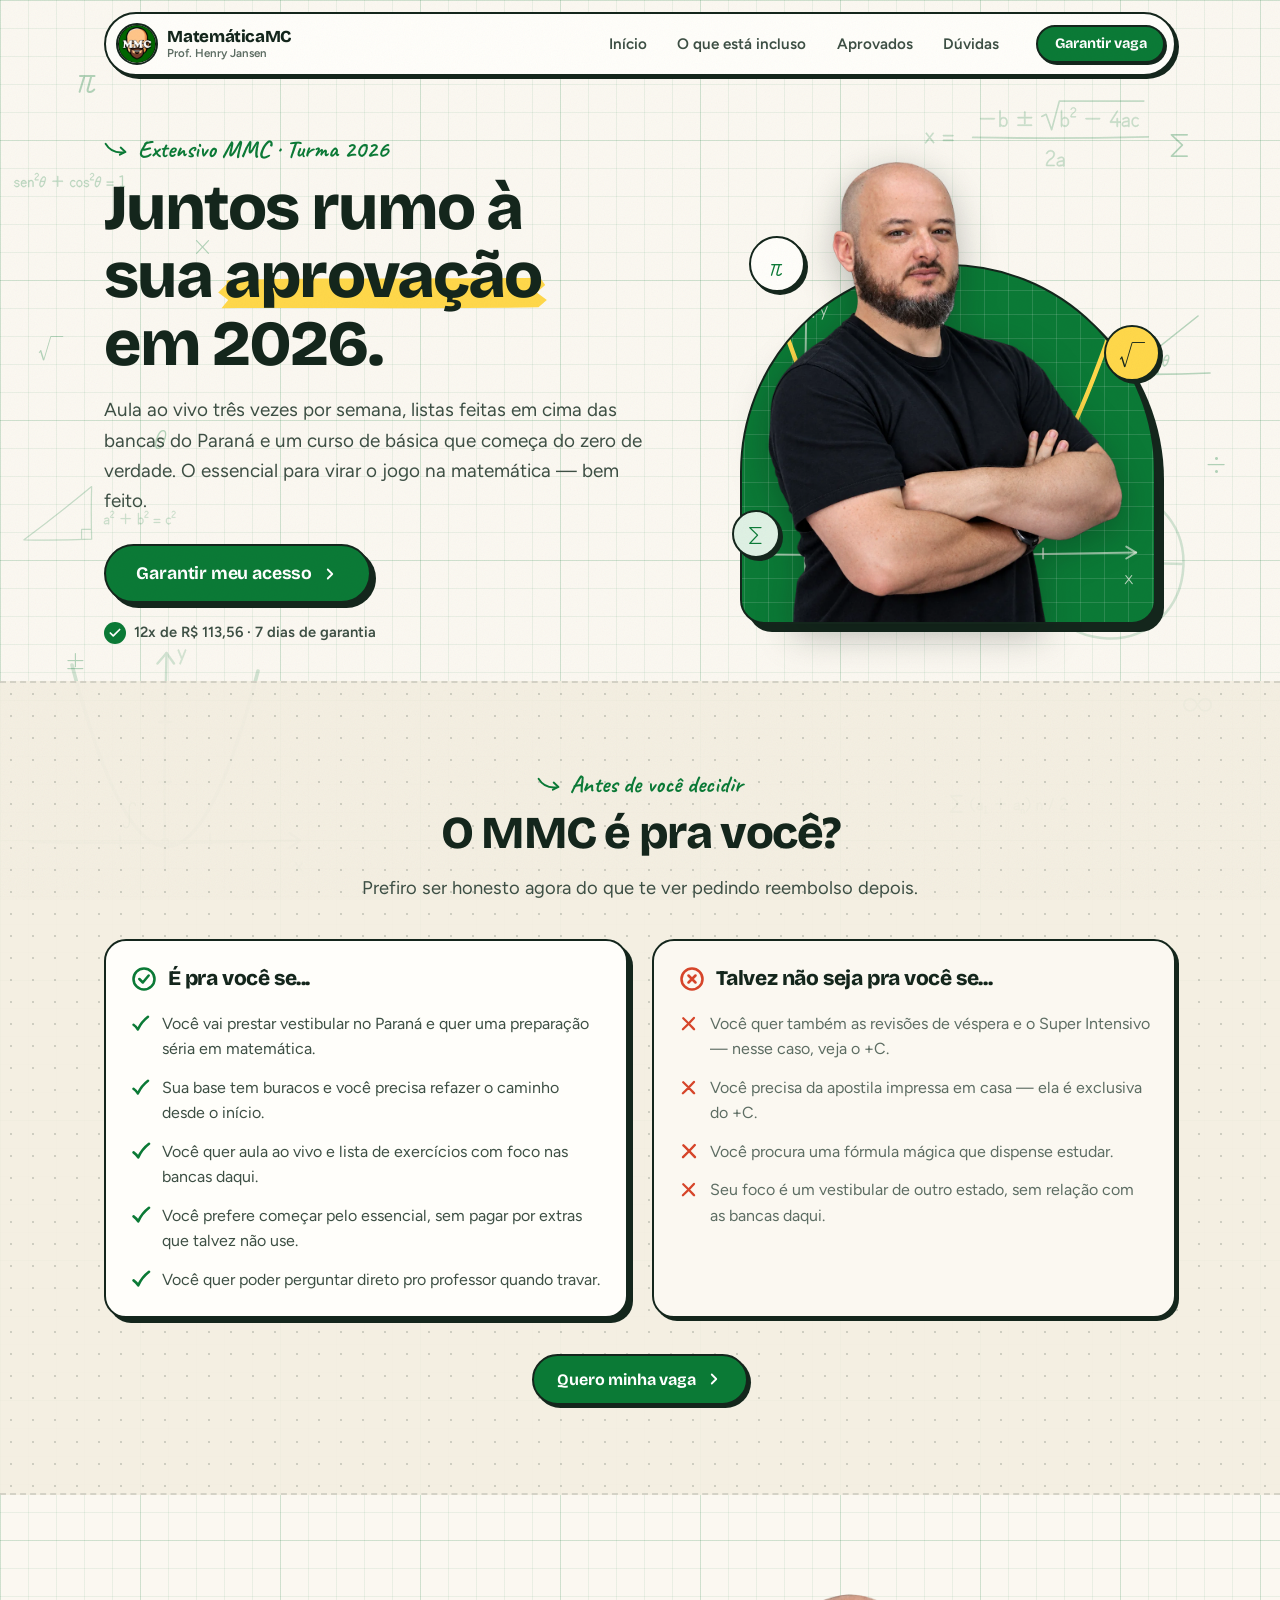
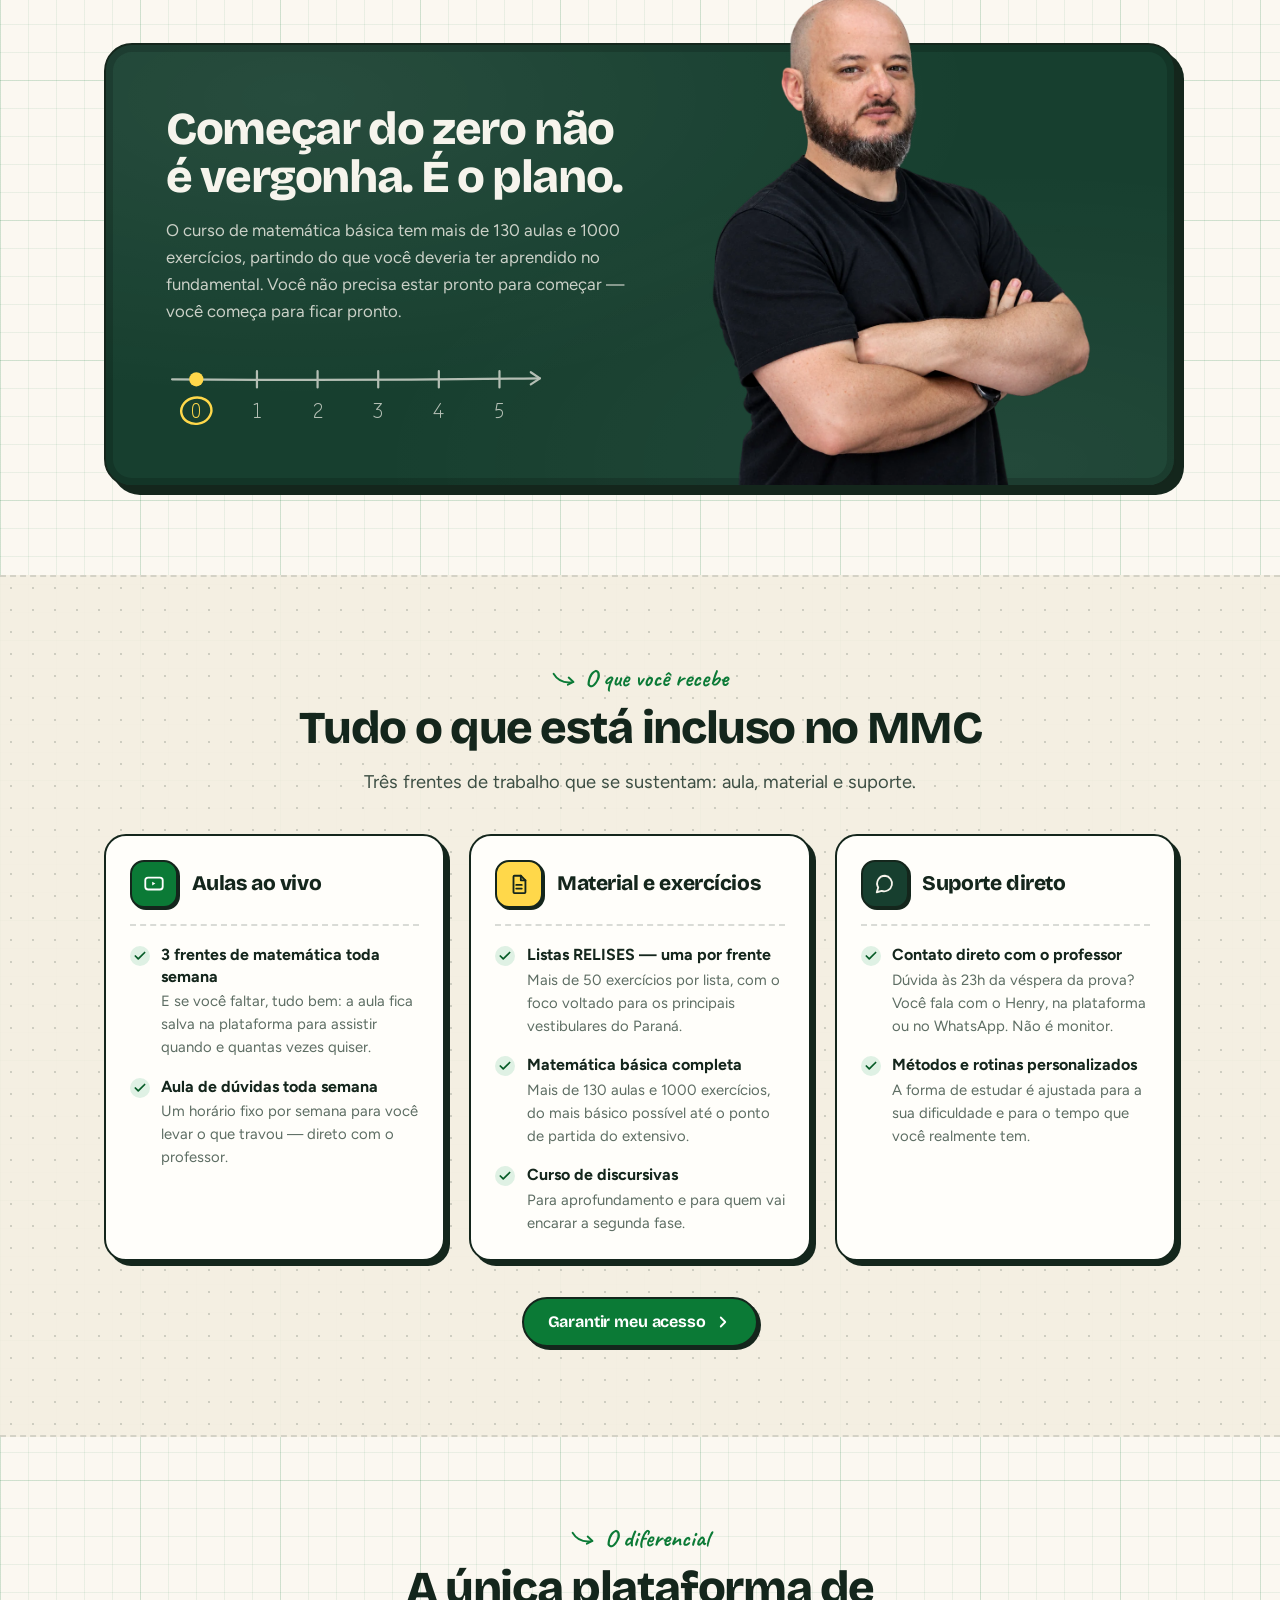
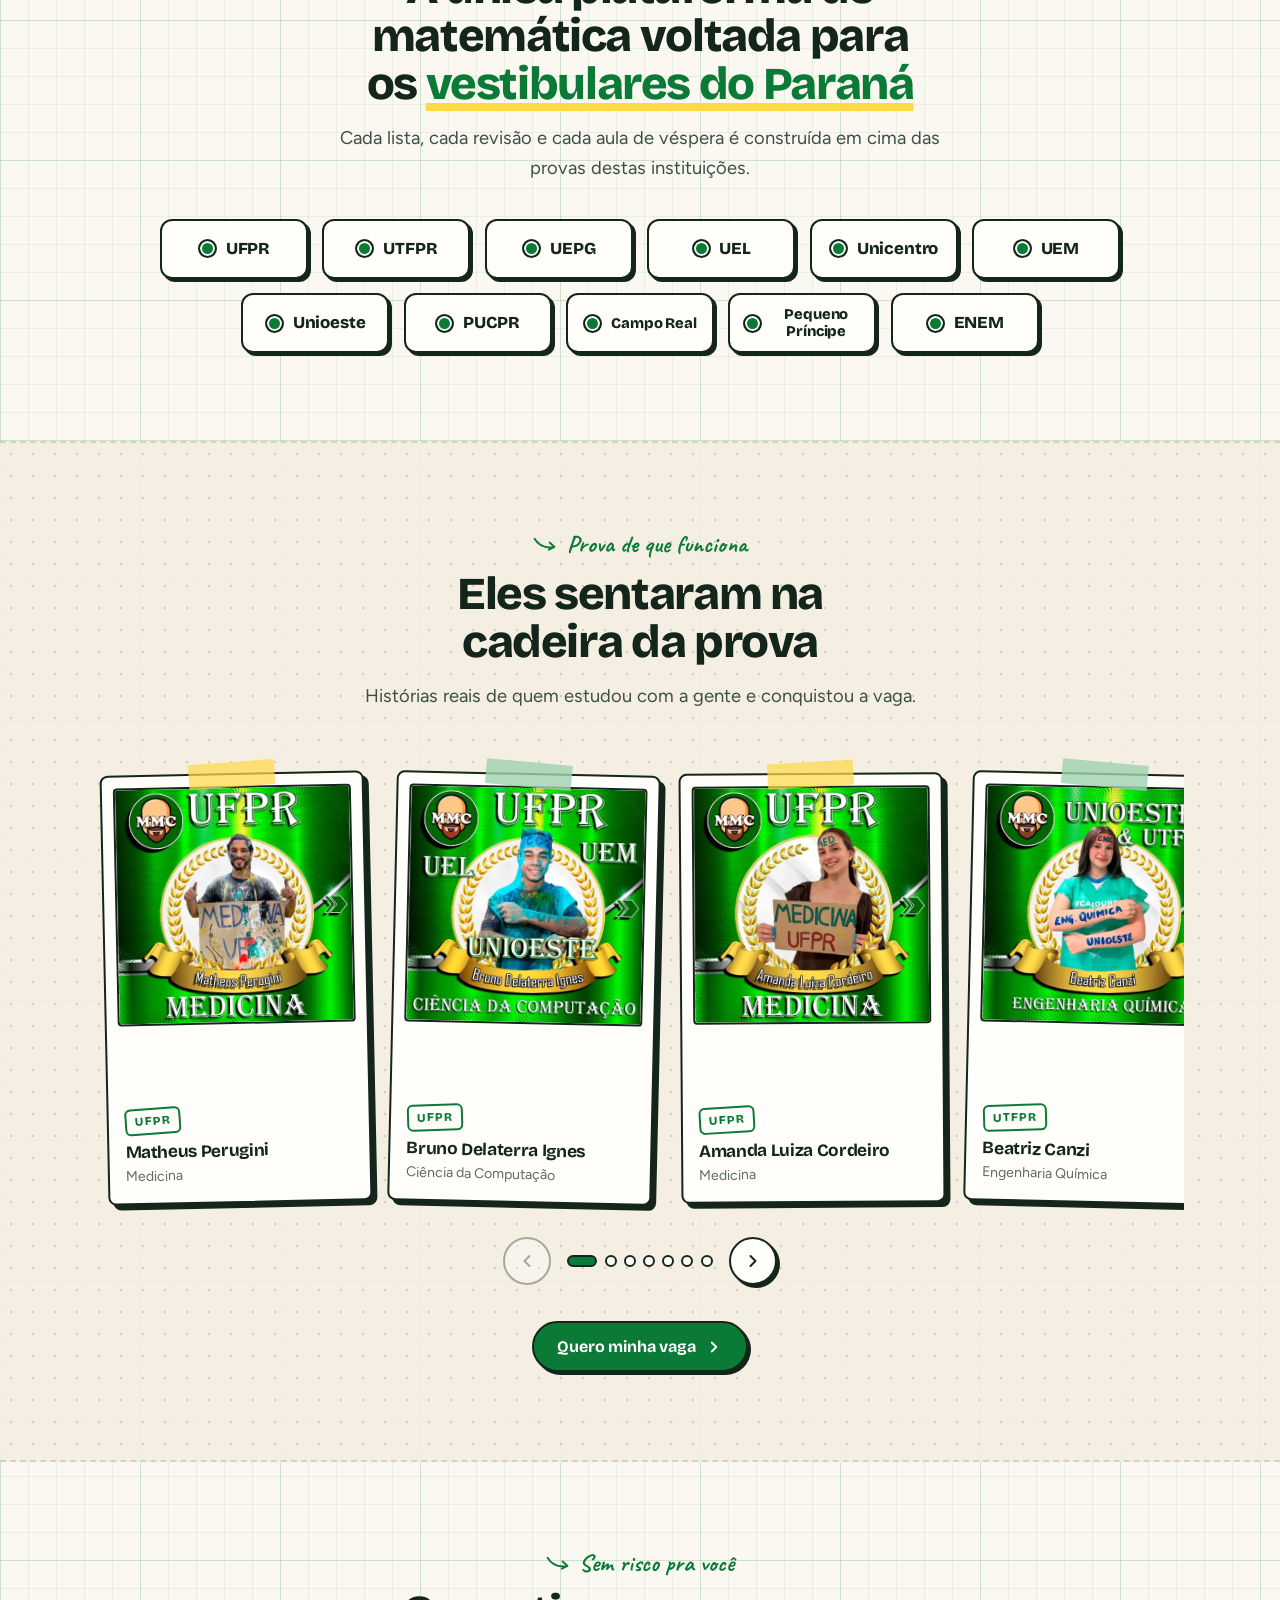
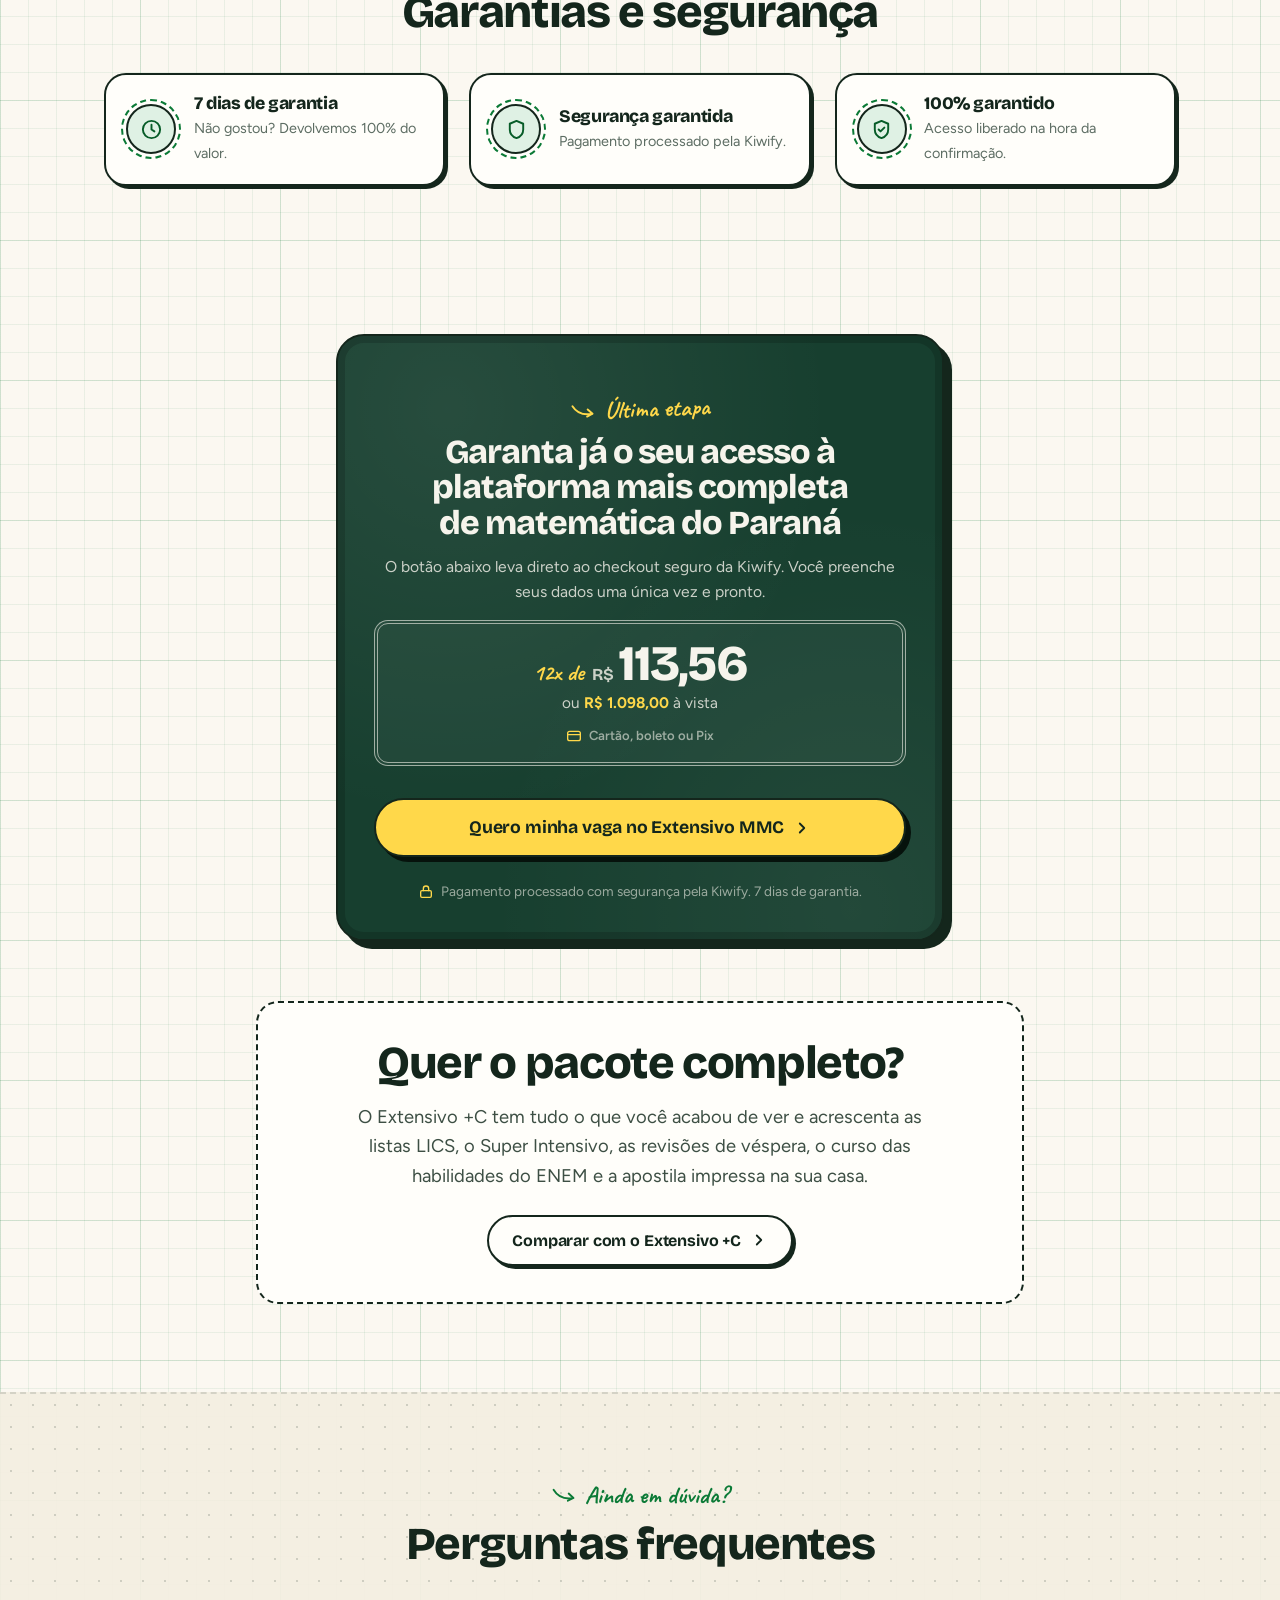
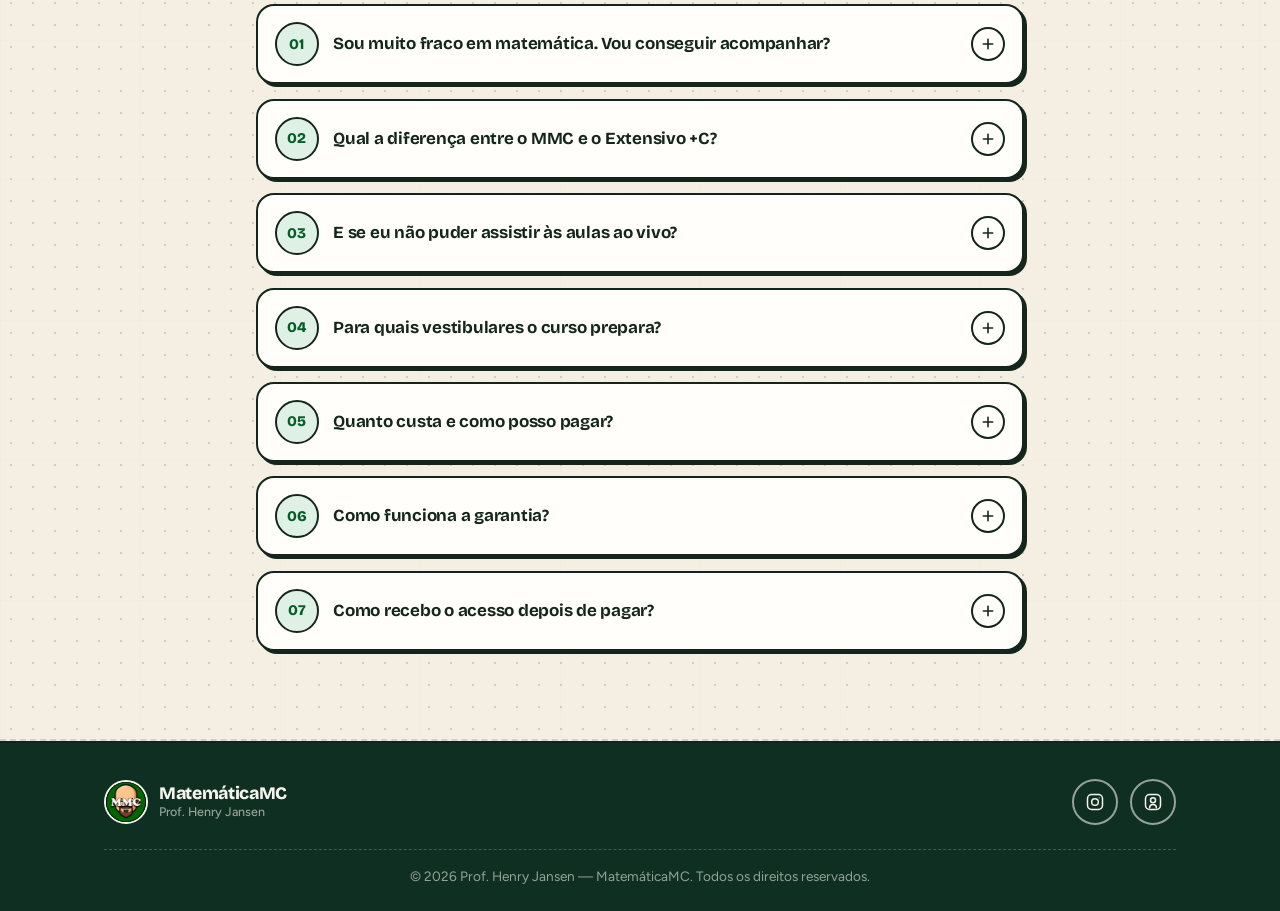
<file: extensivo-mmc.html>
<!DOCTYPE html>
<html lang="pt-BR">
<head>
  <meta charset="UTF-8" />
  <meta name="viewport" content="width=device-width, initial-scale=1" />
  <meta name="theme-color" content="#fbf8f1" />

  <title>Extensivo MMC 2026 — Prof. Henry Jansen | Matemática MC</title>
  <meta
    name="description"
    content="Juntos rumo à sua aprovação em 2026: aulas de matemática ao vivo toda semana, listas RELISES focadas nas bancas do Paraná e curso completo de matemática básica."
  />

  <!--
    ANTES DE PUBLICAR:
    1) Troque "https://www.seudominio.com.br/" nas tags og:url e canonical.
    2) Nome, curso e instituição dos alunos vêm do nome do arquivo.
    3) O link do checkout da Kiwify fica no href do botão "Quero minha
       vaga", lá embaixo na seção de matrícula.
  -->

  <link rel="canonical" href="https://www.seudominio.com.br/extensivo-mmc.html" />

  <meta property="og:type" content="website" />
  <meta property="og:locale" content="pt_BR" />
  <meta property="og:title" content="Extensivo MMC 2026 — juntos rumo à sua aprovação" />
  <meta
    property="og:description"
    content="Aulas ao vivo toda semana, listas focadas nas bancas do Paraná e acompanhamento direto do professor."
  />
  <meta property="og:image" content="src/img/perfil.jpg" />
  <meta property="og:url" content="https://www.seudominio.com.br/extensivo-mmc.html" />

  <meta name="twitter:card" content="summary" />
  <meta name="twitter:title" content="Extensivo MMC 2026 — Prof. Henry Jansen" />
  <meta name="twitter:description" content="Juntos rumo à sua aprovação em 2026." />
  <meta name="twitter:image" content="src/img/perfil.jpg" />

  <link rel="icon" href="src/img/perfil.jpg" type="image/jpeg" />
  <link rel="apple-touch-icon" href="src/img/perfil.jpg" />

  <!-- Fontes auto-hospedadas: a dos títulos entra primeiro porque é
       a do H1, o maior elemento da primeira tela.
       O preload só é criado quando a página vem de um servidor. Aberta
       direto do disco (file://), a origem é "null": o preload falha por
       CORS e o Safari não tenta de novo pelo CSS, deixando títulos e
       texto na fonte do sistema. Sem o preload, o CSS carrega as fontes
       normalmente. -->
  <script>
    if (location.protocol !== "file:") {
      ["bricolage-grotesque", "figtree"].forEach((fonte) => {
        const link = document.createElement("link");
        link.rel = "preload";
        link.as = "font";
        link.type = "font/woff2";
        link.crossOrigin = "anonymous";
        link.href = `src/fonts/${fonte}.woff2`;
        document.head.appendChild(link);
      });
    }
  </script>

  <link rel="stylesheet" href="src/css/estilo.css" />

  <!-- Marca que o JavaScript esta ativo. Sem isso, o CSS mantem todo
       o conteudo visivel em vez de esperar a animacao de entrada. -->
  <script>document.documentElement.classList.add("com-js");</script>
</head>
<body>

  <a class="pular-para-conteudo" href="#conteudo">Pular para o conteúdo</a>

  <!-- ===================== CAMADAS DE FUNDO ===================== -->
  <!-- Formulas e figuras matematicas ao fundo, em tres planos de
       profundidade. Os desenhos ficam no CSS (.camada--*). -->
  <div class="fundo-matematico" aria-hidden="true">
    <span class="camada camada--longe"></span>
    <span class="camada camada--meio"></span>
    <span class="camada camada--perto"></span>
  </div>

  <div class="fundo-simbolos" aria-hidden="true">
    <span style="top:6%; left:6%; font-size:2.6rem; --rot:-8deg; --dur:12s; animation-delay:-1.5s;">&pi;</span>
    <span style="top:14%; right:7%; font-size:2.1rem; --rot:6deg; --dur:9s; animation-delay:-4s;">&Sigma;</span>
    <span style="top:37%; left:3%; font-size:1.7rem; --dur:10.5s; animation-delay:-2.5s;">&radic;</span>
    <span style="top:26%; left:15%; font-size:1.4rem; --rot:12deg; --dur:8s; animation-delay:-6s;">&times;</span>
    <span style="top:50%; right:4%; font-size:1.6rem; --rot:-6deg; --dur:11s; animation-delay:-3s;">&divide;</span>
    <span style="top:47%; left:12%; font-size:1.8rem; --rot:4deg; --dur:13s; animation-delay:-7s;">&theta;</span>
    <span style="top:4%; right:20%; font-size:1.3rem; --rot:-4deg; --dur:9.5s; animation-delay:-5s;">&part;</span>
    <span style="top:72%; left:5%; font-size:1.5rem; --rot:8deg; --dur:10s; animation-delay:-1s;">&plusmn;</span>
    <span style="top:62%; right:12%; font-size:1.4rem; --dur:12.5s; animation-delay:-8s;">&Delta;</span>
    <span style="bottom:20%; right:5%; font-size:2.4rem; --rot:-5deg; --dur:11.5s; animation-delay:-4.5s;">&infin;</span>
    <span style="bottom:8%; left:9%; font-size:1.9rem; --dur:9s; animation-delay:-2s;">&int;</span>
    <span style="bottom:32%; right:16%; font-size:1.6rem; --rot:-10deg; --dur:10s; animation-delay:-6.5s;">%</span>
  </div>

  <div class="fundo-grao" aria-hidden="true"></div>

  <!-- ===================== CABEÇALHO ===================== -->
  <header class="cabecalho">
    <div class="container">
      <div class="nav">
        <a class="nav-marca" href="index.html">
          <img src="src/img/perfil.jpg" alt="" width="42" height="42" />
          <span class="nav-marca-texto">
            MatemáticaMC
            <small>Prof. Henry Jansen</small>
          </span>
        </a>

        <button
          id="nav-abrir"
          class="nav-abrir"
          type="button"
          aria-expanded="false"
          aria-controls="nav-links"
          aria-label="Abrir menu de navegação"
        >
          <svg viewBox="0 0 24 24" fill="none" stroke="currentColor" stroke-width="2.2" stroke-linecap="round" aria-hidden="true">
            <path d="M4 7h16M4 12h16M4 17h16"/>
          </svg>
        </button>

        <nav id="nav-links" class="nav-links" aria-label="Navegação principal">
          <a href="index.html">Início</a>
          <a href="#conteudo-curso">O que está incluso</a>
          <a href="#aprovados">Aprovados</a>
          <a href="#duvidas">Dúvidas</a>
        </nav>

        <div class="nav-acoes">
          <a class="botao botao--primario botao--pequeno" href="#matricula">Garantir vaga</a>
        </div>
      </div>
    </div>
  </header>

  <main id="conteudo" class="pagina">

    <!-- ===================== HERO ===================== -->
    <section class="hero">
      <div class="container hero-grade">
        <div class="hero-conteudo">
          <span class="secao-etiqueta anim-cascata">Extensivo MMC &middot; Turma 2026</span>

          <h1 class="anim-cascata">
            Juntos rumo à sua
            <span class="texto-marcado">aprovação</span>
            em 2026.
          </h1>

          <p class="hero-texto anim-cascata">
            Aula ao vivo três vezes por semana, listas feitas em cima das bancas
            do Paraná e um curso de básica que começa do zero de verdade. O
            essencial para virar o jogo na matemática — bem feito.
          </p>

          <div class="hero-acoes anim-cascata">
            <a class="botao botao--primario botao--grande" href="#matricula">
              Garantir meu acesso
              <svg viewBox="0 0 24 24" fill="none" stroke="currentColor" stroke-width="2.4" stroke-linecap="round" stroke-linejoin="round" aria-hidden="true">
                <path d="m9 6 6 6-6 6"/>
              </svg>
            </a>
          </div>

          <p class="hero-apoio anim-cascata">
            <svg viewBox="0 0 24 24" fill="none" stroke="currentColor" stroke-width="3" stroke-linecap="round" stroke-linejoin="round" aria-hidden="true">
              <path d="M20 6 9 17l-5-5"/>
            </svg>
            12x de R$ 113,56 &middot; 7 dias de garantia
          </p>
        </div>

        <div class="hero-figura anim-cascata">
          <!-- Arco verde com a grade do caderno e uma parabola em giz -->
          <div class="hero-quadro" aria-hidden="true">
            <svg viewBox="0 0 416 360" preserveAspectRatio="xMidYMid slice" fill="none" stroke-linecap="round" stroke-linejoin="round">
              <g stroke="rgba(246,244,236,0.6)" stroke-width="2">
                <path d="M18 292Q208 294 398 290"/>
                <path d="M388 284l10 6-10 6"/>
                <path d="M64 346Q62 200 65 42"/>
                <path d="M58 52l7-10 7 10"/>
                <path d="M124 286v10M184 286v10M244 286v10M304 286v10M59 232h11M59 172h11M59 112h11"/>
              </g>
              <path d="M36 44Q208 560 380 44" stroke="#ffd84a" stroke-width="4.5"/>
              <g fill="rgba(246,244,236,0.75)" font-family="Zen Kurenaido, cursive" font-size="22">
                <text x="386" y="322">x</text>
                <text x="78" y="50">y</text>
              </g>
            </svg>
          </div>

          <picture>
            <source srcset="src/img/foto_de_perfil.webp" type="image/webp" />
            <img
              src="src/img/foto_de_perfil.png"
              alt="Professor Henry Jansen de braços cruzados"
              width="900"
              height="1147"
              fetchpriority="high"
            />
          </picture>

          <span class="adesivo adesivo--pi" aria-hidden="true">&pi;</span>
          <span class="adesivo adesivo--raiz" aria-hidden="true">&radic;</span>
          <span class="adesivo adesivo--soma" aria-hidden="true">&Sigma;</span>
        </div>
      </div>
    </section>

    <!-- ===================== PARA QUEM É ===================== -->
    <section class="secao secao--painel">
      <div class="container">
        <div class="secao-cabecalho secao-cabecalho--centro">
          <span class="secao-etiqueta anim-cascata">Antes de você decidir</span>
          <h2 class="anim-cascata">O MMC é pra você?</h2>
          <p class="subtitulo anim-cascata">
            Prefiro ser honesto agora do que te ver pedindo reembolso depois.
          </p>
        </div>

        <div class="publico-grade">
          <div class="publico-cartao publico-cartao--sim anim-cascata">
            <h3>
              <svg viewBox="0 0 24 24" fill="none" stroke="currentColor" stroke-width="2.2" stroke-linecap="round" stroke-linejoin="round" aria-hidden="true">
                <circle cx="12" cy="12" r="9"/><path d="m8 12 3 3 5-6"/>
              </svg>
              É pra você se...
            </h3>
            <ul class="publico-lista">
              <li>Você vai prestar vestibular no Paraná e quer uma preparação séria em matemática.</li>
              <li>Sua base tem buracos e você precisa refazer o caminho desde o início.</li>
              <li>Você quer aula ao vivo e lista de exercícios com foco nas bancas daqui.</li>
              <li>Você prefere começar pelo essencial, sem pagar por extras que talvez não use.</li>
              <li>Você quer poder perguntar direto pro professor quando travar.</li>
            </ul>
          </div>

          <div class="publico-cartao publico-cartao--nao anim-cascata">
            <h3>
              <svg viewBox="0 0 24 24" fill="none" stroke="currentColor" stroke-width="2.2" stroke-linecap="round" stroke-linejoin="round" aria-hidden="true">
                <circle cx="12" cy="12" r="9"/><path d="m9 9 6 6M15 9l-6 6"/>
              </svg>
              Talvez não seja pra você se...
            </h3>
            <ul class="publico-lista">
              <li>Você quer também as revisões de véspera e o Super Intensivo — nesse caso, veja o +C.</li>
              <li>Você precisa da apostila impressa em casa — ela é exclusiva do +C.</li>
              <li>Você procura uma fórmula mágica que dispense estudar.</li>
              <li>Seu foco é um vestibular de outro estado, sem relação com as bancas daqui.</li>
            </ul>
          </div>
        </div>
        <div class="cta-faixa anim-cascata">
          <a class="botao botao--primario" href="#matricula">
            Quero minha vaga
            <svg viewBox="0 0 24 24" fill="none" stroke="currentColor" stroke-width="2.4" stroke-linecap="round" stroke-linejoin="round" aria-hidden="true"><path d="m9 6 6 6-6 6"/></svg>
          </a>
        </div>
      </div>
    </section>

    <!-- ===================== BANNER DO ZERO ===================== -->
    <section class="secao">
      <div class="container">
        <div class="banner-zero lousa anim-cascata">
          <div class="banner-zero-texto">
            <h2>Começar do zero não é vergonha. É o plano.</h2>
            <p>
              O curso de matemática básica tem mais de 130 aulas e 1000
              exercícios, partindo do que você deveria ter aprendido no
              fundamental. Você não precisa estar pronto para começar — você
              começa para ficar pronto.
            </p>

            <!-- Reta numerica: o ponto de partida e o zero -->
            <svg class="banner-zero-reta" viewBox="0 0 380 76" fill="none" stroke-linecap="round" stroke-linejoin="round" aria-hidden="true">
              <g stroke="currentColor" stroke-width="2.2" opacity="0.7">
                <path d="M6 30Q190 31.5 370 29"/>
                <path d="M361 23l9 6-9 6"/>
                <path d="M90 22v16M150 22v16M210 22v16M270 22v16M330 22v16"/>
              </g>
              <circle cx="30" cy="30" r="7" fill="#ffd84a"/>
              <ellipse cx="30" cy="61" rx="15" ry="13" stroke="#ffd84a" stroke-width="2.4" transform="rotate(-10 30 61)"/>
              <g font-family="Zen Kurenaido, cursive" font-size="21" text-anchor="middle">
                <text x="30" y="68" fill="#ffd84a">0</text>
                <g fill="currentColor" opacity="0.7">
                  <text x="90" y="68">1</text>
                  <text x="150" y="68">2</text>
                  <text x="210" y="68">3</text>
                  <text x="270" y="68">4</text>
                  <text x="330" y="68">5</text>
                </g>
              </g>
            </svg>
          </div>
          <div class="banner-zero-figura">
            <picture>
              <source srcset="src/img/foto_de_perfil.webp" type="image/webp" />
              <img src="src/img/foto_de_perfil.png" alt="" width="900" height="1147" loading="lazy" />
            </picture>
          </div>
        </div>
      </div>
    </section>

    <!-- ===================== TUDO O QUE ESTÁ INCLUSO ===================== -->
    <section id="conteudo-curso" class="secao secao--painel">
      <div class="container">
        <div class="secao-cabecalho secao-cabecalho--centro">
          <span class="secao-etiqueta anim-cascata">O que você recebe</span>
          <h2 class="anim-cascata">Tudo o que está incluso no MMC</h2>
          <p class="subtitulo anim-cascata">
            Três frentes de trabalho que se sustentam: aula, material e suporte.
          </p>
        </div>

        <div class="conteudo-grade">

          <!-- Bloco 1 — Aulas ao vivo -->
          <article class="conteudo-bloco conteudo-bloco--aulas anim-cascata">
            <div class="conteudo-bloco-topo">
              <span class="conteudo-bloco-icone">
                <svg viewBox="0 0 24 24" fill="none" stroke="currentColor" stroke-width="2" stroke-linecap="round" stroke-linejoin="round" aria-hidden="true">
                  <rect x="2.5" y="5" width="19" height="13" rx="3"/>
                  <path d="M10 9.5v4l3.5-2-3.5-2Z" fill="currentColor" stroke="none"/>
                </svg>
              </span>
              <h3>Aulas ao vivo</h3>
            </div>

            <ul class="conteudo-itens">
              <li>
                <svg viewBox="0 0 24 24" fill="none" stroke="currentColor" stroke-width="3" stroke-linecap="round" stroke-linejoin="round" aria-hidden="true"><path d="M20 6 9 17l-5-5"/></svg>
                <div>
                  <strong>3 frentes de matemática toda semana</strong>
                  <p>E se você faltar, tudo bem: a aula fica salva na plataforma para assistir quando e quantas vezes quiser.</p>
                </div>
              </li>
              <li>
                <svg viewBox="0 0 24 24" fill="none" stroke="currentColor" stroke-width="3" stroke-linecap="round" stroke-linejoin="round" aria-hidden="true"><path d="M20 6 9 17l-5-5"/></svg>
                <div>
                  <strong>Aula de dúvidas toda semana</strong>
                  <p>Um horário fixo por semana para você levar o que travou — direto com o professor.</p>
                </div>
              </li>
            </ul>
          </article>

          <!-- Bloco 2 — Material e exercícios -->
          <article class="conteudo-bloco conteudo-bloco--material anim-cascata">
            <div class="conteudo-bloco-topo">
              <span class="conteudo-bloco-icone">
                <svg viewBox="0 0 24 24" fill="none" stroke="currentColor" stroke-width="2" stroke-linecap="round" stroke-linejoin="round" aria-hidden="true">
                  <path d="M7 3h7l5 5v13a1 1 0 0 1-1 1H7a1 1 0 0 1-1-1V4a1 1 0 0 1 1-1Z"/>
                  <path d="M14 3v5h5"/><path d="M9 13h6M9 17h6"/>
                </svg>
              </span>
              <h3>Material e exercícios</h3>
            </div>

            <ul class="conteudo-itens">
              <li>
                <svg viewBox="0 0 24 24" fill="none" stroke="currentColor" stroke-width="3" stroke-linecap="round" stroke-linejoin="round" aria-hidden="true"><path d="M20 6 9 17l-5-5"/></svg>
                <div>
                  <strong>Listas RELISES — uma por frente</strong>
                  <p>Mais de 50 exercícios por lista, com o foco voltado para os principais vestibulares do Paraná.</p>
                </div>
              </li>
              <li>
                <svg viewBox="0 0 24 24" fill="none" stroke="currentColor" stroke-width="3" stroke-linecap="round" stroke-linejoin="round" aria-hidden="true"><path d="M20 6 9 17l-5-5"/></svg>
                <div>
                  <strong>Matemática básica completa</strong>
                  <p>Mais de 130 aulas e 1000 exercícios, do mais básico possível até o ponto de partida do extensivo.</p>
                </div>
              </li>
              <li>
                <svg viewBox="0 0 24 24" fill="none" stroke="currentColor" stroke-width="3" stroke-linecap="round" stroke-linejoin="round" aria-hidden="true"><path d="M20 6 9 17l-5-5"/></svg>
                <div>
                  <strong>Curso de discursivas</strong>
                  <p>Para aprofundamento e para quem vai encarar a segunda fase.</p>
                </div>
              </li>
            </ul>
          </article>

          <!-- Bloco 3 — Suporte direto -->
          <article class="conteudo-bloco conteudo-bloco--suporte anim-cascata">
            <div class="conteudo-bloco-topo">
              <span class="conteudo-bloco-icone">
                <svg viewBox="0 0 24 24" fill="none" stroke="currentColor" stroke-width="2" stroke-linecap="round" stroke-linejoin="round" aria-hidden="true">
                  <path d="M12 3a8.5 8.5 0 0 0-7.4 12.8L3 21l5.4-1.5A8.5 8.5 0 1 0 12 3Z"/>
                </svg>
              </span>
              <h3>Suporte direto</h3>
            </div>

            <ul class="conteudo-itens">
              <li>
                <svg viewBox="0 0 24 24" fill="none" stroke="currentColor" stroke-width="3" stroke-linecap="round" stroke-linejoin="round" aria-hidden="true"><path d="M20 6 9 17l-5-5"/></svg>
                <div>
                  <strong>Contato direto com o professor</strong>
                  <p>Dúvida às 23h da véspera da prova? Você fala com o Henry, na plataforma ou no WhatsApp. Não é monitor.</p>
                </div>
              </li>
              <li>
                <svg viewBox="0 0 24 24" fill="none" stroke="currentColor" stroke-width="3" stroke-linecap="round" stroke-linejoin="round" aria-hidden="true"><path d="M20 6 9 17l-5-5"/></svg>
                <div>
                  <strong>Métodos e rotinas personalizados</strong>
                  <p>A forma de estudar é ajustada para a sua dificuldade e para o tempo que você realmente tem.</p>
                </div>
              </li>
            </ul>
          </article>
        </div>
        <div class="cta-faixa anim-cascata">
          <a class="botao botao--primario" href="#matricula">
            Garantir meu acesso
            <svg viewBox="0 0 24 24" fill="none" stroke="currentColor" stroke-width="2.4" stroke-linecap="round" stroke-linejoin="round" aria-hidden="true"><path d="m9 6 6 6-6 6"/></svg>
          </a>
        </div>
      </div>
    </section>


    <!-- ===================== FOCO NO PARANÁ ===================== -->
    <section class="secao">
      <div class="container">
        <div class="secao-cabecalho secao-cabecalho--centro">
          <span class="secao-etiqueta anim-cascata">O diferencial</span>
          <h2 class="anim-cascata">
            A única plataforma de matemática voltada para os
            <span class="texto-destaque">vestibulares do Paraná</span>
          </h2>
          <p class="subtitulo anim-cascata">
            Cada lista, cada revisão e cada aula de véspera é construída em cima
            das provas destas instituições.
          </p>
        </div>

        <div class="instituicoes anim-cascata">
          <span class="instituicao-chip">UFPR</span>
          <span class="instituicao-chip">UTFPR</span>
          <span class="instituicao-chip">UEPG</span>
          <span class="instituicao-chip">UEL</span>
          <span class="instituicao-chip">Unicentro</span>
          <span class="instituicao-chip">UEM</span>
          <span class="instituicao-chip">Unioeste</span>
          <span class="instituicao-chip">PUCPR</span>
          <span class="instituicao-chip instituicao-chip--longo">Campo Real</span>
          <span class="instituicao-chip instituicao-chip--longo">Pequeno Príncipe</span>
          <span class="instituicao-chip">ENEM</span>
        </div>
      </div>
    </section>


    <!-- ===================== ALUNOS APROVADOS ===================== -->
    <section id="aprovados" class="secao secao--painel">
      <div class="container">
        <div class="secao-cabecalho secao-cabecalho--centro">
          <span class="secao-etiqueta anim-cascata">Prova de que funciona</span>
          <h2 class="anim-cascata">Eles sentaram na cadeira da prova</h2>
          <p class="subtitulo anim-cascata">
            Histórias reais de quem estudou com a gente e conquistou a vaga.
          </p>
        </div>

        <div class="carrossel anim-cascata">
          <div
            id="carrossel-alunos"
            class="carrossel-trilha"
            tabindex="0"
            role="region"
            aria-label="Alunos aprovados"
          >

            <article class="aluno-cartao">
              <picture>
                <source srcset="src/img/alunos_aprovados/matheus_perugini_medicina_ufpr.webp" type="image/webp" />
                <img
                  class="aluno-foto"
                  src="src/img/alunos_aprovados/matheus_perugini_medicina_ufpr.jpg"
                  alt="Matheus Perugini — aprovação em Medicina na UFPR"
                  width="512"
                  height="512"
                  loading="lazy"
                />
              </picture>
              <div class="aluno-dados">
                <span class="aluno-instituicao">UFPR</span>
                <p class="aluno-nome">Matheus Perugini</p>
                <p class="aluno-curso">Medicina</p>
              </div>
            </article>

            <article class="aluno-cartao">
              <picture>
                <source srcset="src/img/alunos_aprovados/bruno_delaterra_ignes_ciencia_da_computacao_ufpr.webp" type="image/webp" />
                <img
                  class="aluno-foto"
                  src="src/img/alunos_aprovados/bruno_delaterra_ignes_ciencia_da_computacao_ufpr.jpg"
                  alt="Bruno Delaterra Ignes — aprovação em Ciência da Computação na UFPR"
                  width="512"
                  height="512"
                  loading="lazy"
                />
              </picture>
              <div class="aluno-dados">
                <span class="aluno-instituicao">UFPR</span>
                <p class="aluno-nome">Bruno Delaterra Ignes</p>
                <p class="aluno-curso">Ciência da Computação</p>
              </div>
            </article>

            <article class="aluno-cartao">
              <picture>
                <source srcset="src/img/alunos_aprovados/amanda_luiza_cordeiro_medicina_ufpr.webp" type="image/webp" />
                <img
                  class="aluno-foto"
                  src="src/img/alunos_aprovados/amanda_luiza_cordeiro_medicina_ufpr.jpg"
                  alt="Amanda Luiza Cordeiro — aprovação em Medicina na UFPR"
                  width="512"
                  height="512"
                  loading="lazy"
                />
              </picture>
              <div class="aluno-dados">
                <span class="aluno-instituicao">UFPR</span>
                <p class="aluno-nome">Amanda Luiza Cordeiro</p>
                <p class="aluno-curso">Medicina</p>
              </div>
            </article>

            <article class="aluno-cartao">
              <picture>
                <source srcset="src/img/alunos_aprovados/beatriz_canzi_engenharia_quimica_utfpr.webp" type="image/webp" />
                <img
                  class="aluno-foto"
                  src="src/img/alunos_aprovados/beatriz_canzi_engenharia_quimica_utfpr.jpg"
                  alt="Beatriz Canzi — aprovação em Engenharia Química na UTFPR"
                  width="512"
                  height="512"
                  loading="lazy"
                />
              </picture>
              <div class="aluno-dados">
                <span class="aluno-instituicao">UTFPR</span>
                <p class="aluno-nome">Beatriz Canzi</p>
                <p class="aluno-curso">Engenharia Química</p>
              </div>
            </article>

            <article class="aluno-cartao">
              <picture>
                <source srcset="src/img/alunos_aprovados/theo_prado_bonetti_medicina_puc.webp" type="image/webp" />
                <img
                  class="aluno-foto"
                  src="src/img/alunos_aprovados/theo_prado_bonetti_medicina_puc.jpg"
                  alt="Theo Prado Bonetti — aprovação em Medicina na PUCPR"
                  width="512"
                  height="512"
                  loading="lazy"
                />
              </picture>
              <div class="aluno-dados">
                <span class="aluno-instituicao">PUCPR</span>
                <p class="aluno-nome">Theo Prado Bonetti</p>
                <p class="aluno-curso">Medicina</p>
              </div>
            </article>

            <article class="aluno-cartao">
              <picture>
                <source srcset="src/img/alunos_aprovados/gustavo_leao_ciencia_da_computacao_ufpr.webp" type="image/webp" />
                <img
                  class="aluno-foto"
                  src="src/img/alunos_aprovados/gustavo_leao_ciencia_da_computacao_ufpr.jpg"
                  alt="Gustavo Leão — aprovação em Ciência da Computação na UFPR"
                  width="512"
                  height="512"
                  loading="lazy"
                />
              </picture>
              <div class="aluno-dados">
                <span class="aluno-instituicao">UFPR</span>
                <p class="aluno-nome">Gustavo Leão</p>
                <p class="aluno-curso">Ciência da Computação</p>
              </div>
            </article>

            <article class="aluno-cartao">
              <picture>
                <source srcset="src/img/alunos_aprovados/paulo_henrique_azevedo_da_silva_medicina_uem.webp" type="image/webp" />
                <img
                  class="aluno-foto"
                  src="src/img/alunos_aprovados/paulo_henrique_azevedo_da_silva_medicina_uem.jpg"
                  alt="Paulo Henrique Azevedo da Silva — aprovação em Medicina na UEM"
                  width="512"
                  height="512"
                  loading="lazy"
                />
              </picture>
              <div class="aluno-dados">
                <span class="aluno-instituicao">UEM</span>
                <p class="aluno-nome">Paulo Henrique Azevedo da Silva</p>
                <p class="aluno-curso">Medicina</p>
              </div>
            </article>

            <article class="aluno-cartao">
              <picture>
                <source srcset="src/img/alunos_aprovados/murilo_barbosa_de_paula_mecatronica_utfpr.webp" type="image/webp" />
                <img
                  class="aluno-foto"
                  src="src/img/alunos_aprovados/murilo_barbosa_de_paula_mecatronica_utfpr.jpg"
                  alt="Murilo Barbosa de Paula — aprovação em Mecatrônica na UTFPR"
                  width="512"
                  height="512"
                  loading="lazy"
                />
              </picture>
              <div class="aluno-dados">
                <span class="aluno-instituicao">UTFPR</span>
                <p class="aluno-nome">Murilo Barbosa de Paula</p>
                <p class="aluno-curso">Mecatrônica</p>
              </div>
            </article>

            <article class="aluno-cartao">
              <picture>
                <source srcset="src/img/alunos_aprovados/enzo_cordeiro_engenharia_eletrica_ufpr.webp" type="image/webp" />
                <img
                  class="aluno-foto"
                  src="src/img/alunos_aprovados/enzo_cordeiro_engenharia_eletrica_ufpr.jpg"
                  alt="Enzo Cordeiro — aprovação em Engenharia Elétrica na UFPR"
                  width="512"
                  height="512"
                  loading="lazy"
                />
              </picture>
              <div class="aluno-dados">
                <span class="aluno-instituicao">UFPR</span>
                <p class="aluno-nome">Enzo Cordeiro</p>
                <p class="aluno-curso">Engenharia Elétrica</p>
              </div>
            </article>

            <article class="aluno-cartao">
              <picture>
                <source srcset="src/img/alunos_aprovados/isabela_chaves_ciencia_da_computacao_uel.webp" type="image/webp" />
                <img
                  class="aluno-foto"
                  src="src/img/alunos_aprovados/isabela_chaves_ciencia_da_computacao_uel.jpg"
                  alt="Isabela Chaves — aprovação em Ciência da Computação na UEL"
                  width="512"
                  height="512"
                  loading="lazy"
                />
              </picture>
              <div class="aluno-dados">
                <span class="aluno-instituicao">UEL</span>
                <p class="aluno-nome">Isabela Chaves</p>
                <p class="aluno-curso">Ciência da Computação</p>
              </div>
            </article>

            <article class="aluno-cartao">
              <picture>
                <source srcset="src/img/alunos_aprovados/gabriel_swiech_geologia_ufpr.webp" type="image/webp" />
                <img
                  class="aluno-foto"
                  src="src/img/alunos_aprovados/gabriel_swiech_geologia_ufpr.jpg"
                  alt="Gabriel Swiech — aprovação em Geologia na UFPR"
                  width="512"
                  height="512"
                  loading="lazy"
                />
              </picture>
              <div class="aluno-dados">
                <span class="aluno-instituicao">UFPR</span>
                <p class="aluno-nome">Gabriel Swiech</p>
                <p class="aluno-curso">Geologia</p>
              </div>
            </article>

            <article class="aluno-cartao">
              <picture>
                <source srcset="src/img/alunos_aprovados/isabele_cristine_engenharia_eletrica_ufpr.webp" type="image/webp" />
                <img
                  class="aluno-foto"
                  src="src/img/alunos_aprovados/isabele_cristine_engenharia_eletrica_ufpr.jpg"
                  alt="Isabele Cristine — aprovação em Engenharia Elétrica na UFPR"
                  width="512"
                  height="512"
                  loading="lazy"
                />
              </picture>
              <div class="aluno-dados">
                <span class="aluno-instituicao">UFPR</span>
                <p class="aluno-nome">Isabele Cristine</p>
                <p class="aluno-curso">Engenharia Elétrica</p>
              </div>
            </article>

            <article class="aluno-cartao">
              <picture>
                <source srcset="src/img/alunos_aprovados/joao_gabriel_administracao_ufpr.webp" type="image/webp" />
                <img
                  class="aluno-foto"
                  src="src/img/alunos_aprovados/joao_gabriel_administracao_ufpr.jpg"
                  alt="João Gabriel — aprovação em Administração na UFPR"
                  width="512"
                  height="512"
                  loading="lazy"
                />
              </picture>
              <div class="aluno-dados">
                <span class="aluno-instituicao">UFPR</span>
                <p class="aluno-nome">João Gabriel</p>
                <p class="aluno-curso">Administração</p>
              </div>
            </article>

            <!-- Alunos sem instituição registrada: cartão sem carimbo e sem
                 curso. Depoimentos resumidos de src/img/depoimentos/. -->
            <article class="aluno-cartao">
              <picture>
                <source srcset="src/img/alunos_aprovados/eduardo_henrique_souza.webp" type="image/webp" />
                <img
                  class="aluno-foto"
                  src="src/img/alunos_aprovados/eduardo_henrique_souza.jpg"
                  alt="Eduardo Henrique Souza — estudou com o Prof. Henry Jansen"
                  width="512"
                  height="512"
                  loading="lazy"
                />
              </picture>
              <div class="aluno-dados">
                <blockquote class="aluno-depoimento">
                  <p>Prof. Henry me tirou da completa ignorância em matemática e me deixou dentro da UFPR. Sou muito grato!</p>
                </blockquote>
                <p class="aluno-nome">Eduardo Henrique Souza</p>
              </div>
            </article>

            <article class="aluno-cartao">
              <picture>
                <source srcset="src/img/alunos_aprovados/daniel_goedert.webp" type="image/webp" />
                <img
                  class="aluno-foto"
                  src="src/img/alunos_aprovados/daniel_goedert.jpg"
                  alt="Daniel Goedert — estudou com o Prof. Henry Jansen"
                  width="512"
                  height="512"
                  loading="lazy"
                />
              </picture>
              <div class="aluno-dados">
                <blockquote class="aluno-depoimento">
                  <p>Posso colocar minha aprovação na segunda fase da federal na conta do careca! Um ótimo professor.</p>
                </blockquote>
                <p class="aluno-nome">Daniel Goedert</p>
              </div>
            </article>

            <article class="aluno-cartao">
              <picture>
                <source srcset="src/img/alunos_aprovados/lohan_couto.webp" type="image/webp" />
                <img
                  class="aluno-foto"
                  src="src/img/alunos_aprovados/lohan_couto.jpg"
                  alt="Lohan Couto — estudou com o Prof. Henry Jansen"
                  width="512"
                  height="512"
                  loading="lazy"
                />
              </picture>
              <div class="aluno-dados">
                <blockquote class="aluno-depoimento">
                  <p>Une conteúdo de qualidade, didática e humor. Sem ele, não teria alcançado meus objetivos.</p>
                </blockquote>
                <p class="aluno-nome">Lohan Couto</p>
              </div>
            </article>

            <article class="aluno-cartao">
              <picture>
                <source srcset="src/img/alunos_aprovados/fernanda_domingues.webp" type="image/webp" />
                <img
                  class="aluno-foto"
                  src="src/img/alunos_aprovados/fernanda_domingues.jpg"
                  alt="Fernanda Domingues — estudou com o Prof. Henry Jansen"
                  width="512"
                  height="512"
                  loading="lazy"
                />
              </picture>
              <div class="aluno-dados">
                <blockquote class="aluno-depoimento">
                  <p>Muito prestativo e sempre disposto a ajudar! Foi o melhor investimento que eu poderia ter feito.</p>
                </blockquote>
                <p class="aluno-nome">Fernanda Domingues</p>
              </div>
            </article>

            <article class="aluno-cartao">
              <picture>
                <source srcset="src/img/alunos_aprovados/mateus_ferraes.webp" type="image/webp" />
                <img
                  class="aluno-foto"
                  src="src/img/alunos_aprovados/mateus_ferraes.jpg"
                  alt="Mateus Ferraes — estudou com o Prof. Henry Jansen"
                  width="512"
                  height="512"
                  loading="lazy"
                />
              </picture>
              <div class="aluno-dados">
                <blockquote class="aluno-depoimento">
                  <p>Foi o melhor professor que tive e foi fundamental para a minha formação. Impossível você se arrepender.</p>
                </blockquote>
                <p class="aluno-nome">Mateus Ferraes</p>
              </div>
            </article>

            <article class="aluno-cartao">
              <picture>
                <source srcset="src/img/alunos_aprovados/arthur_m_lopes.webp" type="image/webp" />
                <img
                  class="aluno-foto"
                  src="src/img/alunos_aprovados/arthur_m_lopes.jpg"
                  alt="Arthur M. Lopes — estudou com o Prof. Henry Jansen"
                  width="512"
                  height="512"
                  loading="lazy"
                />
              </picture>
              <div class="aluno-dados">
                <blockquote class="aluno-depoimento">
                  <p>Exercícios que passei horas sem conseguir resolver, com a ajuda dele levaram minutos. Sem dúvidas, o melhor.</p>
                </blockquote>
                <p class="aluno-nome">Arthur M. Lopes</p>
              </div>
            </article>

            <article class="aluno-cartao">
              <picture>
                <source srcset="src/img/alunos_aprovados/zein_diab.webp" type="image/webp" />
                <img
                  class="aluno-foto"
                  src="src/img/alunos_aprovados/zein_diab.jpg"
                  alt="Zein Diab — estudou com o Prof. Henry Jansen"
                  width="512"
                  height="512"
                  loading="lazy"
                />
              </picture>
              <div class="aluno-dados">
                <blockquote class="aluno-depoimento">
                  <p>Não é apenas o melhor professor que já tive, ele é uma lenda da matemática!</p>
                </blockquote>
                <p class="aluno-nome">Zein Diab</p>
              </div>
            </article>

            <article class="aluno-cartao">
              <picture>
                <source srcset="src/img/alunos_aprovados/maria_eduarda.webp" type="image/webp" />
                <img
                  class="aluno-foto"
                  src="src/img/alunos_aprovados/maria_eduarda.jpg"
                  alt="Maria Eduarda — estudou com o Prof. Henry Jansen"
                  width="512"
                  height="512"
                  loading="lazy"
                />
              </picture>
              <div class="aluno-dados">
                <blockquote class="aluno-depoimento">
                  <p>Um professor incrível com a melhor didática que existe, que teve paciência e resiliência pra me ensinar.</p>
                </blockquote>
                <p class="aluno-nome">Maria Eduarda</p>
              </div>
            </article>

            <article class="aluno-cartao">
              <picture>
                <source srcset="src/img/alunos_aprovados/ana_schneider.webp" type="image/webp" />
                <img
                  class="aluno-foto"
                  src="src/img/alunos_aprovados/ana_schneider.jpg"
                  alt="Ana Schneider — estudou com o Prof. Henry Jansen"
                  width="512"
                  height="512"
                  loading="lazy"
                />
              </picture>
              <div class="aluno-dados">
                <blockquote class="aluno-depoimento">
                  <p>Sem dúvidas o melhor professor que eu já tive. Sabe explicar muito bem e manja tudo de matemática.</p>
                </blockquote>
                <p class="aluno-nome">Ana Schneider</p>
              </div>
            </article>

            <article class="aluno-cartao">
              <picture>
                <source srcset="src/img/alunos_aprovados/leticia_goncalves_dias.webp" type="image/webp" />
                <img
                  class="aluno-foto"
                  src="src/img/alunos_aprovados/leticia_goncalves_dias.jpg"
                  alt="Letícia Gonçalves Dias — estudou com o Prof. Henry Jansen"
                  width="512"
                  height="512"
                  loading="lazy"
                />
              </picture>
              <div class="aluno-dados">
                <blockquote class="aluno-depoimento">
                  <p>Ensina de maneira muito objetiva e leve, o que facilita a compreensão dos conceitos. Muito bom!!</p>
                </blockquote>
                <p class="aluno-nome">Letícia Gonçalves Dias</p>
              </div>
            </article>

            <article class="aluno-cartao">
              <picture>
                <source srcset="src/img/alunos_aprovados/joao_guilherme.webp" type="image/webp" />
                <img
                  class="aluno-foto"
                  src="src/img/alunos_aprovados/joao_guilherme.jpg"
                  alt="João Guilherme — estudou com o Prof. Henry Jansen"
                  width="512"
                  height="512"
                  loading="lazy"
                />
              </picture>
              <div class="aluno-dados">
                <blockquote class="aluno-depoimento">
                  <p>Esse curso MMC foi uma experiência incrível, que me ajudou a ter desempenhos melhores do que o esperado.</p>
                </blockquote>
                <p class="aluno-nome">João Guilherme</p>
              </div>
            </article>

            <article class="aluno-cartao">
              <picture>
                <source srcset="src/img/alunos_aprovados/pedro_bastian.webp" type="image/webp" />
                <img
                  class="aluno-foto"
                  src="src/img/alunos_aprovados/pedro_bastian.jpg"
                  alt="Pedro Bastian — estudou com o Prof. Henry Jansen"
                  width="512"
                  height="512"
                  loading="lazy"
                />
              </picture>
              <div class="aluno-dados">
                <blockquote class="aluno-depoimento">
                  <p>A melhor decisão que tomei foi assinar este curso! O professor é excelente. Recomendo!</p>
                </blockquote>
                <p class="aluno-nome">Pedro Bastian</p>
              </div>
            </article>

            <article class="aluno-cartao">
              <picture>
                <source srcset="src/img/alunos_aprovados/pedro_lisboa.webp" type="image/webp" />
                <img
                  class="aluno-foto"
                  src="src/img/alunos_aprovados/pedro_lisboa.jpg"
                  alt="Pedro Lisboa — estudou com o Prof. Henry Jansen"
                  width="512"
                  height="512"
                  loading="lazy"
                />
              </picture>
              <div class="aluno-dados">
                <blockquote class="aluno-depoimento">
                  <p>Melhor professor que eu já tive, explicações claras e grande conhecimento dentro de qualquer área da matemática!</p>
                </blockquote>
                <p class="aluno-nome">Pedro Lisboa</p>
              </div>
            </article>

            <article class="aluno-cartao">
              <picture>
                <source srcset="src/img/alunos_aprovados/alvaro_abrao.webp" type="image/webp" />
                <img
                  class="aluno-foto"
                  src="src/img/alunos_aprovados/alvaro_abrao.jpg"
                  alt="Álvaro Abrão — estudou com o Prof. Henry Jansen"
                  width="512"
                  height="512"
                  loading="lazy"
                />
              </picture>
              <div class="aluno-dados">
                <blockquote class="aluno-depoimento">
                  <p>O cara é o mestre dos magos da matemática! Professor excelente, didática inteligente e assertiva.</p>
                </blockquote>
                <p class="aluno-nome">Álvaro Abrão</p>
              </div>
            </article>

            <article class="aluno-cartao">
              <picture>
                <source srcset="src/img/alunos_aprovados/washington_neto.webp" type="image/webp" />
                <img
                  class="aluno-foto"
                  src="src/img/alunos_aprovados/washington_neto.jpg"
                  alt="Washington Neto — estudou com o Prof. Henry Jansen"
                  width="512"
                  height="512"
                  loading="lazy"
                />
              </picture>
              <div class="aluno-dados">
                <blockquote class="aluno-depoimento">
                  <p>Melhor professor de matemática para concursos!! Suas aulas foram o essencial para alcançar a minha aprovação!</p>
                </blockquote>
                <p class="aluno-nome">Washington Neto</p>
              </div>
            </article>

          </div>

          <div class="carrossel-controles">
            <button type="button" class="carrossel-seta carrossel-seta--anterior" aria-label="Ver alunos anteriores">
              <svg viewBox="0 0 24 24" fill="none" stroke="currentColor" stroke-width="2.4" stroke-linecap="round" stroke-linejoin="round" aria-hidden="true">
                <path d="m15 6-6 6 6 6"/>
              </svg>
            </button>
            <div id="carrossel-pontos" class="carrossel-pontos"></div>
            <button type="button" class="carrossel-seta carrossel-seta--proxima" aria-label="Ver próximos alunos">
              <svg viewBox="0 0 24 24" fill="none" stroke="currentColor" stroke-width="2.4" stroke-linecap="round" stroke-linejoin="round" aria-hidden="true">
                <path d="m9 6 6 6-6 6"/>
              </svg>
            </button>
          </div>
        </div>
        <div class="cta-faixa anim-cascata">
          <a class="botao botao--primario" href="#matricula">
            Quero minha vaga
            <svg viewBox="0 0 24 24" fill="none" stroke="currentColor" stroke-width="2.4" stroke-linecap="round" stroke-linejoin="round" aria-hidden="true"><path d="m9 6 6 6-6 6"/></svg>
          </a>
        </div>
      </div>
    </section>


    <!-- ===================== GARANTIAS ===================== -->
    <section id="garantias" class="secao">
      <div class="container">
        <div class="secao-cabecalho secao-cabecalho--centro">
          <span class="secao-etiqueta anim-cascata">Sem risco pra você</span>
          <h2 class="anim-cascata">Garantias e segurança</h2>
        </div>

        <div class="garantias-grade">
          <div class="garantia-cartao anim-cascata">
            <span class="garantia-icone">
              <svg viewBox="0 0 24 24" fill="none" stroke="currentColor" stroke-width="2" stroke-linecap="round" stroke-linejoin="round" aria-hidden="true">
                <circle cx="12" cy="12" r="9"/>
                <path d="M12 7v5l3 2"/>
              </svg>
            </span>
            <span class="garantia-texto">
              <strong>7 dias de garantia</strong>
              <span>Não gostou? Devolvemos 100% do valor.</span>
            </span>
          </div>

          <div class="garantia-cartao anim-cascata">
            <span class="garantia-icone">
              <svg viewBox="0 0 24 24" fill="none" stroke="currentColor" stroke-width="2" stroke-linecap="round" stroke-linejoin="round" aria-hidden="true">
                <path d="M12 3 5 6v6c0 4.2 2.9 7.7 7 9 4.1-1.3 7-4.8 7-9V6l-7-3Z"/>
              </svg>
            </span>
            <span class="garantia-texto">
              <strong>Segurança garantida</strong>
              <span>Pagamento processado pela Kiwify.</span>
            </span>
          </div>

          <div class="garantia-cartao anim-cascata">
            <span class="garantia-icone">
              <svg viewBox="0 0 24 24" fill="none" stroke="currentColor" stroke-width="2" stroke-linecap="round" stroke-linejoin="round" aria-hidden="true">
                <path d="M12 3 5 6v6c0 4.2 2.9 7.7 7 9 4.1-1.3 7-4.8 7-9V6l-7-3Z"/>
                <path d="m9 12 2 2 4-4"/>
              </svg>
            </span>
            <span class="garantia-texto">
              <strong>100% garantido</strong>
              <span>Acesso liberado na hora da confirmação.</span>
            </span>
          </div>
        </div>
      </div>
    </section>

    <!-- ===================== MATRÍCULA ===================== -->
    <section id="matricula" class="checkout">
      <div class="container">
        <div class="checkout-caixa lousa anim-cascata">
          <div class="checkout-cabecalho">
            <span class="secao-etiqueta">Última etapa</span>
            <h2>Garanta já o seu acesso à plataforma mais completa de matemática do Paraná</h2>
            <p>
              O botão abaixo leva direto ao checkout seguro da Kiwify. Você
              preenche seus dados uma única vez e pronto.
            </p>
          </div>

          <div class="preco preco--centro">
            <p class="preco-parcela">
              <span class="preco-parcela-rotulo">12x de</span>
              <strong><span class="preco-moeda">R$</span>113,56</strong>
            </p>
            <p class="preco-avista">ou <strong>R$ 1.098,00</strong> à vista</p>
            <p class="preco-formas">
              <svg viewBox="0 0 24 24" fill="none" stroke="currentColor" stroke-width="2" stroke-linecap="round" stroke-linejoin="round" aria-hidden="true"><rect x="2.5" y="5" width="19" height="14" rx="3"/><path d="M2.5 10h19"/></svg>
              Cartão, boleto ou Pix
            </p>
          </div>

          <a
            class="botao botao--primario botao--largo botao--grande"
            href="https://pay.kiwify.com.br/UJjDNMg?region=br"
          >
            Quero minha vaga no Extensivo MMC
            <svg viewBox="0 0 24 24" fill="none" stroke="currentColor" stroke-width="2.4" stroke-linecap="round" stroke-linejoin="round" aria-hidden="true">
              <path d="m9 6 6 6-6 6"/>
            </svg>
          </a>

          <p class="checkout-rodape">
            <svg viewBox="0 0 24 24" fill="none" stroke="currentColor" stroke-width="2" stroke-linecap="round" stroke-linejoin="round" aria-hidden="true">
              <rect x="4" y="10" width="16" height="10" rx="2"/>
              <path d="M8 10V7a4 4 0 0 1 8 0v3"/>
            </svg>
            Pagamento processado com segurança pela Kiwify. 7 dias de garantia.
          </p>
        </div>
      </div>
    </section>

    <!-- ===================== PONTE PARA O +C ===================== -->
    <section class="secao secao--sem-topo">
      <div class="container">
        <div class="ponte">
          <h2 class="anim-cascata">Quer o pacote completo?</h2>
          <p class="subtitulo anim-cascata">
            O Extensivo +C tem tudo o que você acabou de ver e acrescenta as
            listas LICS, o Super Intensivo, as revisões de véspera, o curso das
            habilidades do ENEM e a apostila impressa na sua casa.
          </p>
          <div class="hero-acoes hero-acoes--centro anim-cascata">
            <a class="botao botao--secundario" href="extensivo-mais-c.html">
              Comparar com o Extensivo +C
              <svg viewBox="0 0 24 24" fill="none" stroke="currentColor" stroke-width="2.4" stroke-linecap="round" stroke-linejoin="round" aria-hidden="true">
                <path d="m9 6 6 6-6 6"/>
              </svg>
            </a>
          </div>
        </div>
      </div>
    </section>

    <!-- ===================== DÚVIDAS ===================== -->
    <section id="duvidas" class="secao secao--painel">
      <div class="container">
        <div class="secao-cabecalho secao-cabecalho--centro">
          <span class="secao-etiqueta anim-cascata">Ainda em dúvida?</span>
          <h2 class="anim-cascata">Perguntas frequentes</h2>
        </div>

        <div class="faq-lista anim-cascata">

          <div class="duvida">
            <button class="duvida-pergunta" type="button" aria-expanded="false">
              Sou muito fraco em matemática. Vou conseguir acompanhar?
              <svg viewBox="0 0 24 24" fill="none" stroke="currentColor" stroke-width="2.4" stroke-linecap="round" aria-hidden="true"><path d="M12 5v14M5 12h14"/></svg>
            </button>
            <div class="duvida-resposta">
              <div>
                <p>
                  Vai. O curso de matemática básica existe exatamente por isso:
                  são mais de 130 aulas e 1000 exercícios começando do mais
                  básico possível. Você não precisa saber nada para entrar —
                  precisa estar disposto a começar do começo.
                </p>
              </div>
            </div>
          </div>

          <div class="duvida">
            <button class="duvida-pergunta" type="button" aria-expanded="false">
              Qual a diferença entre o MMC e o Extensivo +C?
              <svg viewBox="0 0 24 24" fill="none" stroke="currentColor" stroke-width="2.4" stroke-linecap="round" aria-hidden="true"><path d="M12 5v14M5 12h14"/></svg>
            </button>
            <div class="duvida-resposta">
              <div>
                <p>
                  O MMC entrega o essencial: as aulas ao vivo, as listas RELISES,
                  a matemática básica completa, as discursivas e o suporte direto.
                  O +C tem tudo isso e acrescenta as listas LICS, o Super
                  Intensivo, as revisões de véspera, o curso das habilidades do
                  ENEM, o cronograma montado com o professor e a apostila
                  impressa entregue na sua casa.
                </p>
              </div>
            </div>
          </div>

          <div class="duvida">
            <button class="duvida-pergunta" type="button" aria-expanded="false">
              E se eu não puder assistir às aulas ao vivo?
              <svg viewBox="0 0 24 24" fill="none" stroke="currentColor" stroke-width="2.4" stroke-linecap="round" aria-hidden="true"><path d="M12 5v14M5 12h14"/></svg>
            </button>
            <div class="duvida-resposta">
              <div>
                <p>
                  Todas as aulas ficam gravadas na plataforma. Você assiste no
                  seu horário, quantas vezes quiser, e leva as dúvidas para a
                  aula de assistência semanal.
                </p>
              </div>
            </div>
          </div>

          <div class="duvida">
            <button class="duvida-pergunta" type="button" aria-expanded="false">
              Para quais vestibulares o curso prepara?
              <svg viewBox="0 0 24 24" fill="none" stroke="currentColor" stroke-width="2.4" stroke-linecap="round" aria-hidden="true"><path d="M12 5v14M5 12h14"/></svg>
            </button>
            <div class="duvida-resposta">
              <div>
                <p>
                  O foco é nos principais vestibulares do Paraná — UFPR, UTFPR,
                  UEPG, UEL, Unicentro, UEM, Unioeste, PUCPR, Campo Real e
                  Pequeno Príncipe.
                </p>
              </div>
            </div>
          </div>

          <div class="duvida">
            <button class="duvida-pergunta" type="button" aria-expanded="false">
              Quanto custa e como posso pagar?
              <svg viewBox="0 0 24 24" fill="none" stroke="currentColor" stroke-width="2.4" stroke-linecap="round" aria-hidden="true"><path d="M12 5v14M5 12h14"/></svg>
            </button>
            <div class="duvida-resposta">
              <div>
                <p>
                  O Extensivo MMC sai por <strong>R$ 1.098,00 à vista</strong> ou em <strong>12x de R$ 113,56</strong> no cartão. Você pode pagar com cartão de crédito, boleto ou Pix
                  — a escolha é feita no checkout, depois de preencher seus
                  dados aqui.
                </p>
              </div>
            </div>
          </div>

          <div class="duvida">
            <button class="duvida-pergunta" type="button" aria-expanded="false">
              Como funciona a garantia?
              <svg viewBox="0 0 24 24" fill="none" stroke="currentColor" stroke-width="2.4" stroke-linecap="round" aria-hidden="true"><path d="M12 5v14M5 12h14"/></svg>
            </button>
            <div class="duvida-resposta">
              <div>
                <p>
                  Você tem 7 dias para entrar, ver tudo por dentro e decidir. Se
                  não for para você, é só pedir o reembolso dentro desse prazo e
                  devolvemos 100% do valor.
                </p>
              </div>
            </div>
          </div>

          <div class="duvida">
            <button class="duvida-pergunta" type="button" aria-expanded="false">
              Como recebo o acesso depois de pagar?
              <svg viewBox="0 0 24 24" fill="none" stroke="currentColor" stroke-width="2.4" stroke-linecap="round" aria-hidden="true"><path d="M12 5v14M5 12h14"/></svg>
            </button>
            <div class="duvida-resposta">
              <div>
                <p>
                  Assim que o pagamento é confirmado, a Kiwify envia os dados de
                  acesso para o e-mail que você cadastrou. Por isso vale conferir
                  o e-mail com atenção antes de finalizar.
                </p>
              </div>
            </div>
          </div>
        </div>
      </div>
    </section>

  </main>

  <!-- ===================== RODAPÉ ===================== -->
  <footer class="rodape">
    <div class="container">
      <div class="rodape-grade">
        <div class="rodape-marca">
          <img src="src/img/perfil.jpg" alt="" width="44" height="44" />
          <span class="rodape-marca-texto">
            MatemáticaMC
            <small>Prof. Henry Jansen</small>
          </span>
        </div>

        <div class="redes-sociais">
          <a class="rede-social" href="https://www.instagram.com/matematicamc/" target="_blank" rel="noopener noreferrer" aria-label="Instagram do MatemáticaMC">
            <svg viewBox="0 0 24 24" fill="none" stroke="currentColor" stroke-width="1.8" stroke-linecap="round" stroke-linejoin="round" aria-hidden="true">
              <rect x="3" y="3" width="18" height="18" rx="5"/>
              <circle cx="12" cy="12" r="4"/>
              <circle cx="17.2" cy="6.8" r="0.6" fill="currentColor" stroke="none"/>
            </svg>
          </a>
          <a class="rede-social" href="https://www.instagram.com/henryjansenb/" target="_blank" rel="noopener noreferrer" aria-label="Instagram pessoal do professor Henry Jansen">
            <svg viewBox="0 0 24 24" fill="none" stroke="currentColor" stroke-width="1.8" stroke-linecap="round" stroke-linejoin="round" aria-hidden="true">
              <path d="M16 19a4 4 0 0 0-8 0"/>
              <circle cx="12" cy="10" r="3"/>
              <rect x="3" y="3" width="18" height="18" rx="5"/>
            </svg>
          </a>
        </div>
      </div>

      <p class="rodape-creditos">
        &copy; <span data-ano>2026</span> Prof. Henry Jansen — MatemáticaMC. Todos os direitos reservados.
      </p>
    </div>
  </footer>

  <script src="src/js/script.js" defer></script>

  <!-- Cloudflare Web Analytics -->
  <script type='module' src='https://static.cloudflareinsights.com/beacon.min.js' data-cf-beacon='{"token": "b1df18a78f4b43fea98967502bf5beb5"}'></script>
  <!-- End Cloudflare Web Analytics -->
</body>
</html>
</file>
<file: src/css/estilo.css>
/* =========================================================
   Prof. Henry Jansen — MatemáticaMC
   Folha de estilo única para as três páginas do site.

   CONCEITO VISUAL: "O caderno do professor"
   ----------------------------------------------------------
   Papel milimetrado creme, tinta verde da marca, marca-texto
   amarelo e, nos momentos de decisão, a lousa verde da sala de
   aula. Os contornos grossos e a sombra "carimbada" (sem
   desfoque) vêm do próprio logo do MMC — o desenho do Henry
   com traço preto e sombra dura. É isso que deixa a página
   divertida sem parecer infantil: a estrutura é séria (grade,
   alinhamento, hierarquia forte) e a graça fica nos detalhes
   (marca-texto, fita adesiva, fórmulas escritas à mão, bolinha
   de gabarito, polaroides dos aprovados).

   Paleta
     --papel        creme do caderno (fundo)
     --tinta        verde quase preto (texto e contornos)
     --verde        verde da marca (ação principal)
     --marca-texto  amarelo (destaque, ação na lousa)
     --lousa        verde-quadro (blocos de decisão e rodapé)
     --caneta       vermelho de correção (só no "não é pra você")

   Tipografia (auto-hospedada em src/fonts, sem CDN)
     Bricolage Grotesque  títulos, botões, números
     Figtree              texto corrido
     Caveat               anotações à mão (etiquetas, "12x de")
     Zen Kurenaido        fórmulas e símbolos (subconjunto só
                          com os glifos matemáticos, 7 KB)
   ========================================================= */

/* =========================================================
   0. FONTES
   ========================================================= */
@font-face {
  font-family: "Bricolage Grotesque";
  src: url("../fonts/bricolage-grotesque.woff2") format("woff2");
  font-weight: 200 800;
  font-style: normal;
  font-display: swap;
}

@font-face {
  font-family: "Figtree";
  src: url("../fonts/figtree.woff2") format("woff2");
  font-weight: 300 900;
  font-style: normal;
  font-display: swap;
}

@font-face {
  font-family: "Caveat";
  src: url("../fonts/caveat-700.woff2") format("woff2");
  font-weight: 700;
  font-style: normal;
  font-display: swap;
}

@font-face {
  font-family: "Zen Kurenaido";
  src: url("../fonts/zen-kurenaido-matematica.woff2") format("woff2");
  font-weight: 400;
  font-style: normal;
  font-display: swap;
}

/* =========================================================
   1. VARIÁVEIS (tokens de design)
   ========================================================= */
:root {
  color-scheme: light;

  /* Papel e tinta */
  --papel: #fbf8f1;
  --papel-escuro: #f3eee1;
  --folha: #fffefa;
  --tinta: #14261c;
  --tinta-suave: #3d4f44;
  --tinta-fraca: #5d6d63;
  --linha-sutil: rgba(20, 38, 28, 0.16);

  /* Verde da marca */
  --verde: #0b7a36;
  --verde-hover: #0a8a3d;
  --verde-escuro: #075c28;
  --verde-claro: #dff1e4;
  --verde-medio: #9fd3ae;

  /* Destaques */
  --marca-texto: #ffd84a;
  --marca-texto-hover: #ffe170;
  --marca-texto-claro: #fff3b8;
  --caneta: #d6452a;

  /* Lousa */
  --lousa: #173f2f;
  --lousa-escura: #0f2f22;
  --lousa-sombra: #06120c;
  --giz: #f6f4ec;
  --giz-suave: rgba(246, 244, 236, 0.8);
  --giz-fraca: rgba(246, 244, 236, 0.58);

  /* Grade do papel milimetrado */
  --grade: rgba(11, 122, 54, 0.07);
  --grade-forte: rgba(11, 122, 54, 0.12);

  /* Tipografia */
  --fonte-titulo: "Bricolage Grotesque", "Segoe UI", system-ui, sans-serif;
  --fonte-base: "Figtree", -apple-system, BlinkMacSystemFont, "Segoe UI",
    Roboto, "Helvetica Neue", Arial, sans-serif;
  --fonte-mao: "Caveat", "Segoe Print", "Bradley Hand", cursive;
  --fonte-conta: "Zen Kurenaido", "Caveat", cursive;

  /* Traço e sombra "carimbada" (herdados do logo) */
  --traco: 2px;
  --borda: var(--traco) solid var(--tinta);
  --sombra-p: 3px 3px 0 var(--tinta);
  --sombra: 5px 5px 0 var(--tinta);
  --sombra-g: 8px 8px 0 var(--tinta);

  /* Espaçamento */
  --esp-1: 0.5rem;
  --esp-2: 0.75rem;
  --esp-3: 1rem;
  --esp-4: 1.5rem;
  --esp-5: 2.25rem;
  --esp-6: 3.75rem;
  --esp-7: 5.5rem;

  /* Formas e tempo */
  --raio-cartao: 22px;
  --raio-pequeno: 12px;
  --duracao-transicao: 0.18s;
  --duracao-entrada: 0.55s;
  --largura-conteudo: 70rem;
  --largura-texto: 44rem;
  --altura-nav: 4rem;
  --respiro-nav: 0.75rem;
}

/* Os desenhos matemáticos do fundo (parábola, Bhaskara, Pitágoras,
   trigonometria, somatório...) viram variáveis --desenho-*. O bloco
   abaixo é GERADO por ferramentas/gerar_desenhos.py, que converte o
   texto das fórmulas em contorno — SVG usado como background não
   enxerga as fontes da página. */
/* <desenhos> — gerado por ferramentas/gerar_desenhos.py. Nao edite a mao. */
:root {
  --desenho-parabola: url("data:image/svg+xml,%3Csvg xmlns='http://www.w3.org/2000/svg' viewBox='0 0 200 170' fill='none' stroke='%230B7A36' stroke-width='1.6' stroke-linecap='round' stroke-linejoin='round'%3E%3Cpath d='M10 140Q100 141.5 190 139'/%3E%3Cpath d='M100 158Q99 90 101 14'/%3E%3Cpath d='M183 134l7 5-7 5M95 21l6-7 5 7'/%3E%3Cpath d='M38 22Q101 262 162 26' stroke-width='2.4'/%3E%3Cpath d='M70 136v7M130 135v7M96 60h8M96 100h8'/%3E%3Ccircle cx='100' cy='140' r='3' fill='%230B7A36' stroke='none'/%3E%3Cpath d='M186.615 160.12Q186.51 160.03 186.4875 159.88Q186.465 159.73 186.57 159.625L188.835 156.7L186.945 154.27Q186.855 154.15 186.8775 154.0075Q186.9 153.865 187.005 153.76Q187.125 153.685 187.26749999999998 153.7Q187.41 153.715 187.5 153.835L189.285 156.13L191.07 153.835Q191.16 153.715 191.3025 153.7Q191.445 153.685 191.565 153.775Q191.685 153.865 191.7 154.0075Q191.715 154.15 191.625 154.27L189.735 156.7L192.015 159.625Q192.09 159.73 192.075 159.88Q192.06 160.03 191.94 160.12Q191.835 160.21 191.685 160.1875Q191.535 160.165 191.445 160.06L189.285 157.285L187.125 160.06Q187.035 160.165 186.885 160.1875Q186.735 160.21 186.615 160.12Z' fill='%230B7A36' stroke='%230B7A36' stroke-width='0.5'/%3E%3Cpath d='M110.025 21.33Q109.875 21.27 109.815 21.134999999999998Q109.755 21.0 109.815 20.865L110.925 18.045L108.57 12.18Q108.51 12.045 108.57 11.91Q108.63 11.775 108.765 11.715Q108.9 11.67 109.035 11.7225Q109.17 11.775 109.23 11.925L111.315 17.085L113.355 11.925Q113.415 11.775 113.5425 11.7225Q113.67 11.67 113.82 11.715Q113.955 11.775 114.015 11.91Q114.075 12.045 114.015 12.18L110.475 21.134999999999998Q110.415 21.27 110.2875 21.322499999999998Q110.16 21.375 110.025 21.33Z' fill='%230B7A36' stroke='%230B7A36' stroke-width='0.5'/%3E%3C/svg%3E");
  --desenho-circulo: url("data:image/svg+xml,%3Csvg xmlns='http://www.w3.org/2000/svg' viewBox='0 0 120 120' fill='none' stroke='%230B7A36' stroke-width='1.6' stroke-linecap='round' stroke-linejoin='round'%3E%3Cpath d='M60 13C87 12 108 34 107 61C106 88 85 108 59 107C33 106 13 86 14 59C15 33 34 14 62 14'/%3E%3Cpath d='M60 60Q83 59 106 60'/%3E%3Ccircle cx='60' cy='60' r='2.6' fill='%230B7A36' stroke='none'/%3E%3Cpath d='M81.296 54.208Q81.136 54.208 81.024 54.096000000000004Q80.912 53.984 80.912 53.84V47.664Q80.912 47.504 81.024 47.391999999999996Q81.136 47.28 81.296 47.28Q81.456 47.28 81.56 47.391999999999996Q81.664 47.504 81.664 47.664V48.064Q81.904 47.775999999999996 82.336 47.56Q82.768 47.344 83.168 47.28Q83.728 47.2 84.304 47.368Q84.88 47.536 85.336 47.936Q85.792 48.336 85.968 48.992Q86.016 49.136 85.936 49.272000000000006Q85.856 49.408 85.712 49.456Q85.552 49.488 85.416 49.408Q85.28 49.328 85.248 49.184Q85.12 48.72 84.80000000000001 48.448Q84.48 48.176 84.072 48.08Q83.664 47.984 83.28 48.048Q82.592 48.128 82.128 48.56Q81.664 48.992 81.664 49.936V53.84Q81.664 53.984 81.56 54.096000000000004Q81.456 54.208 81.296 54.208Z' fill='%230B7A36' stroke='%230B7A36' stroke-width='0.5'/%3E%3C/svg%3E");
  --desenho-bhaskara: url("data:image/svg+xml,%3Csvg xmlns='http://www.w3.org/2000/svg' viewBox='0 0 213 80' fill='none' stroke='%230B7A36' stroke-width='1.6' stroke-linecap='round' stroke-linejoin='round'%3E%3Cpath d='M4.902 49.176Q4.748 49.044 4.715 48.824Q4.682 48.604 4.836 48.45L8.158 44.16L5.386 40.596000000000004Q5.254 40.42 5.287 40.211Q5.32 40.002 5.474 39.848Q5.65 39.738 5.859 39.76Q6.068 39.782 6.199999999999999 39.958L8.818 43.324L11.436 39.958Q11.568 39.782 11.777000000000001 39.76Q11.986 39.738 12.161999999999999 39.870000000000005Q12.338 40.002 12.36 40.211Q12.382 40.42 12.25 40.596000000000004L9.478 44.16L12.822 48.45Q12.931999999999999 48.604 12.91 48.824Q12.888 49.044 12.712 49.176Q12.558 49.308 12.338000000000001 49.275Q12.118 49.242 11.986 49.088L8.818 45.018L5.65 49.088Q5.518 49.242 5.298 49.275Q5.077999999999999 49.308 4.902 49.176ZM21.336 47.196Q21.116 47.196 20.973 47.042Q20.830000000000002 46.888 20.830000000000002 46.668Q20.830000000000002 46.448 20.973 46.294Q21.116 46.14 21.336 46.14H29.982Q30.224 46.14 30.366999999999997 46.294Q30.509999999999998 46.448 30.509999999999998 46.668Q30.509999999999998 46.888 30.366999999999997 47.042Q30.224 47.196 29.982 47.196ZM21.336 42.928Q21.116 42.928 20.973 42.763Q20.830000000000002 42.598 20.830000000000002 42.378Q20.830000000000002 42.18 20.973 42.025999999999996Q21.116 41.872 21.336 41.872H29.982Q30.224 41.872 30.366999999999997 42.025999999999996Q30.509999999999998 42.18 30.509999999999998 42.378Q30.509999999999998 42.598 30.366999999999997 42.763Q30.224 42.928 29.982 42.928Z' fill='%230B7A36' stroke='%230B7A36' stroke-width='0.5'/%3E%3Cpath d='M55.18 27.52Q54.98 27.52 54.849999999999994 27.369999999999997Q54.72 27.22 54.72 27.02Q54.72 26.84 54.849999999999994 26.7Q54.98 26.56 55.18 26.56H67.68Q67.88 26.56 68.00999999999999 26.7Q68.14 26.84 68.14 27.02Q68.14 27.22 68.00999999999999 27.369999999999997Q67.88 27.52 67.68 27.52ZM72.84 34.28Q72.64 34.28 72.5 34.150000000000006Q72.36 34.02 72.36 33.82V19.799999999999997Q72.36 19.6 72.5 19.45Q72.64 19.299999999999997 72.84 19.299999999999997Q73.04 19.299999999999997 73.18 19.45Q73.32 19.6 73.32 19.799999999999997V26.88Q73.78 26.3 74.44 25.939999999999998Q75.1 25.58 75.98 25.58Q77.66 25.58 78.64 26.74Q79.62 27.9 79.62 29.92Q79.62 31.92 78.64 33.09Q77.66 34.26 75.98 34.26Q75.1 34.26 74.44 33.91Q73.78 33.56 73.32 32.98V33.82Q73.32 34.02 73.18 34.150000000000006Q73.04 34.28 72.84 34.28ZM75.98 33.3Q77.26 33.3 77.96000000000001 32.42Q78.66 31.54 78.66 29.92Q78.66 28.32 77.96000000000001 27.439999999999998Q77.26 26.56 75.98 26.56Q74.68 26.56 74.01 27.439999999999998Q73.34 28.32 73.34 29.92Q73.34 31.54 74.01 32.42Q74.68 33.3 75.98 33.3ZM95.4 31.74Q95.2 31.74 95.06 31.59Q94.92000000000002 31.44 94.92000000000002 31.24V26.5H89.16000000000001Q88.96000000000001 26.5 88.82000000000001 26.36Q88.68 26.22 88.68 26.02Q88.68 25.82 88.82000000000001 25.69Q88.96000000000001 25.560000000000002 89.16000000000001 25.560000000000002H94.92000000000002V20.799999999999997Q94.92000000000002 20.6 95.06 20.46Q95.2 20.32 95.4 20.32Q95.60000000000001 20.32 95.74000000000001 20.46Q95.88000000000001 20.6 95.88000000000001 20.799999999999997V25.560000000000002H101.64000000000001Q101.84 25.560000000000002 101.97 25.69Q102.10000000000001 25.82 102.10000000000001 26.02Q102.10000000000001 26.22 101.97 26.36Q101.84 26.5 101.64000000000001 26.5H95.88000000000001V31.24Q95.88000000000001 31.44 95.74000000000001 31.59Q95.60000000000001 31.74 95.4 31.74ZM89.16000000000001 33.34Q88.96000000000001 33.34 88.82000000000001 33.2Q88.68 33.06 88.68 32.86Q88.68 32.66 88.82000000000001 32.53Q88.96000000000001 32.4 89.16000000000001 32.4H101.64000000000001Q101.84 32.4 101.97 32.53Q102.10000000000001 32.66 102.10000000000001 32.86Q102.10000000000001 33.06 101.97 33.2Q101.84 33.34 101.64000000000001 33.34Z' fill='%230B7A36' stroke='%230B7A36' stroke-width='0.5'/%3E%3Cpath d='M110.82000000000001 25l4 -2 5 14 7 -26 H203.72440000000006' stroke-width='1.5'/%3E%3Cpath d='M128.8 34.28Q128.6 34.28 128.45999999999998 34.150000000000006Q128.32 34.02 128.32 33.82V19.799999999999997Q128.32 19.6 128.45999999999998 19.45Q128.6 19.299999999999997 128.8 19.299999999999997Q129.0 19.299999999999997 129.14 19.45Q129.28 19.6 129.28 19.799999999999997V26.88Q129.74 26.3 130.4 25.939999999999998Q131.06 25.58 131.94 25.58Q133.62 25.58 134.60000000000002 26.74Q135.58 27.9 135.58 29.92Q135.58 31.92 134.60000000000002 33.09Q133.62 34.26 131.94 34.26Q131.06 34.26 130.4 33.91Q129.74 33.56 129.28 32.98V33.82Q129.28 34.02 129.14 34.150000000000006Q129.0 34.28 128.8 34.28ZM131.94 33.3Q133.22 33.3 133.92000000000002 32.42Q134.62 31.54 134.62 29.92Q134.62 28.32 133.92000000000002 27.439999999999998Q133.22 26.56 131.94 26.56Q130.64000000000001 26.56 129.97000000000003 27.439999999999998Q129.3 28.32 129.3 29.92Q129.3 31.54 129.97000000000003 32.42Q130.64000000000001 33.3 131.94 33.3ZM137.4128 25.6Q137.2888 25.6 137.19580000000002 25.507Q137.1028 25.414 137.1028 25.290000000000003Q137.1028 24.5956 137.37560000000002 23.901200000000003Q137.6484 23.2068 138.1506 22.599200000000003Q138.6528 21.991600000000002 139.3596 21.57Q140.1656 21.074 140.5872 20.609Q141.0088 20.144000000000002 141.1638 19.7162Q141.3188 19.288400000000003 141.3188 18.8916Q141.3188 18.197200000000002 140.8538 17.7756Q140.3888 17.354 139.6448 17.354Q138.9752 17.354 138.4916 17.6702Q138.008 17.986400000000003 137.7724 18.594Q137.7228 18.718000000000004 137.60500000000002 18.7676Q137.4872 18.8172 137.37560000000002 18.7676Q137.2516 18.718000000000004 137.202 18.6002Q137.1524 18.482400000000002 137.202 18.358400000000003Q137.512 17.589600000000004 138.1506 17.161800000000003Q138.78920000000002 16.734 139.6448 16.734Q140.3144 16.734 140.83520000000001 17.006800000000002Q141.35600000000002 17.279600000000002 141.6474 17.7694Q141.93880000000001 18.2592 141.93880000000001 18.8916Q141.93880000000001 19.772000000000002 141.41180000000003 20.565600000000003Q140.8848 21.3592 139.68200000000002 22.0908Q138.8512 22.599200000000003 138.3428 23.399Q137.83440000000002 24.198800000000002 137.7476 24.98H141.7032Q141.83960000000002 24.98 141.9264 25.0668Q142.0132 25.1536 142.0132 25.290000000000003Q142.0132 25.414 141.9264 25.507Q141.83960000000002 25.6 141.7032 25.6ZM151.06440000000003 27.52Q150.86440000000002 27.52 150.73440000000002 27.369999999999997Q150.60440000000003 27.22 150.60440000000003 27.02Q150.60440000000003 26.84 150.73440000000002 26.7Q150.86440000000002 26.56 151.06440000000003 26.56H163.56440000000003Q163.76440000000002 26.56 163.89440000000002 26.7Q164.0244 26.84 164.0244 27.02Q164.0244 27.22 163.89440000000002 27.369999999999997Q163.76440000000002 27.52 163.56440000000003 27.52ZM179.56440000000003 34.26Q179.36440000000005 34.26 179.21440000000004 34.12Q179.06440000000003 33.98 179.06440000000003 33.78V30.6H173.32440000000005Q173.04440000000005 30.6 172.90440000000004 30.34Q172.74440000000004 30.08 172.92440000000005 29.84L179.14440000000005 19.939999999999998Q179.24440000000004 19.78 179.44440000000003 19.73Q179.64440000000005 19.68 179.82440000000005 19.799999999999997Q180.06440000000003 19.98 180.06440000000003 20.22Q180.06440000000003 20.34 179.96440000000004 20.48Q178.48440000000005 22.82 177.47440000000006 24.439999999999998Q176.46440000000004 26.06 175.82440000000003 27.07Q175.18440000000004 28.08 174.84440000000006 28.63Q174.50440000000006 29.18 174.37440000000004 29.39Q174.24440000000004 29.6 174.24440000000004 29.6H179.06440000000003V26.88Q179.06440000000003 26.68 179.21440000000004 26.54Q179.36440000000005 26.4 179.56440000000003 26.4Q179.78440000000006 26.4 179.92440000000005 26.54Q180.06440000000003 26.68 180.06440000000003 26.88V29.6H182.08440000000004Q182.30440000000004 29.6 182.43440000000004 29.740000000000002Q182.56440000000003 29.88 182.56440000000003 30.1Q182.56440000000003 30.3 182.43440000000004 30.450000000000003Q182.30440000000004 30.6 182.08440000000004 30.6H180.06440000000003V33.78Q180.06440000000003 33.98 179.92440000000005 34.12Q179.78440000000006 34.26 179.56440000000003 34.26ZM190.10440000000006 34.28Q189.90440000000007 34.28 189.76440000000008 34.150000000000006Q189.62440000000007 34.02 189.62440000000007 33.82V33.66L187.16440000000006 34.14Q186.24440000000004 34.32 185.60440000000006 34.239999999999995Q184.96440000000004 34.16 184.52440000000004 33.84Q184.20440000000005 33.58 184.01440000000005 33.19Q183.82440000000005 32.8 183.78440000000006 32.3Q183.66440000000006 31.14 184.29440000000005 30.39Q184.92440000000005 29.64 186.24440000000004 29.42L189.62440000000007 28.84V28.28Q189.62440000000007 27.88 189.49440000000004 27.43Q189.36440000000005 26.98 188.96440000000004 26.759999999999998Q188.64440000000005 26.56 188.14440000000005 26.56Q186.90440000000004 26.56 185.08440000000004 27.68Q184.90440000000004 27.78 184.72440000000006 27.73Q184.54440000000005 27.68 184.44440000000006 27.52Q184.32440000000005 27.34 184.37440000000004 27.15Q184.42440000000005 26.96 184.58440000000004 26.88Q185.76440000000005 26.16 186.64440000000005 25.89Q187.52440000000004 25.619999999999997 188.14440000000005 25.619999999999997Q188.56440000000006 25.619999999999997 188.87440000000004 25.71Q189.18440000000004 25.8 189.40440000000007 25.92Q189.98440000000005 26.240000000000002 190.28440000000006 26.85Q190.58440000000004 27.46 190.58440000000004 28.28V33.82Q190.58440000000004 34.02 190.45440000000005 34.150000000000006Q190.32440000000005 34.28 190.10440000000006 34.28ZM187.00440000000006 33.18 189.62440000000007 32.7V29.8L186.42440000000005 30.34Q185.60440000000006 30.48 185.23440000000005 30.8Q184.86440000000005 31.12 184.78440000000006 31.490000000000002Q184.70440000000005 31.86 184.72440000000006 32.2Q184.78440000000006 32.82 185.10440000000006 33.06Q185.58440000000004 33.42 187.00440000000006 33.18ZM196.32440000000005 34.26Q194.62440000000007 34.26 193.64440000000008 33.09Q192.66440000000006 31.92 192.66440000000006 29.92Q192.66440000000006 27.9 193.64440000000008 26.74Q194.62440000000007 25.58 196.32440000000005 25.58Q197.98440000000005 25.58 198.96440000000007 26.72Q199.10440000000006 26.86 199.09440000000006 27.06Q199.08440000000007 27.259999999999998 198.92440000000005 27.4Q198.78440000000006 27.52 198.58440000000007 27.509999999999998Q198.38440000000006 27.5 198.24440000000007 27.36Q197.56440000000006 26.56 196.32440000000005 26.56Q195.04440000000005 26.56 194.32440000000005 27.439999999999998Q193.60440000000006 28.32 193.60440000000006 29.92Q193.60440000000006 31.54 194.32440000000005 32.42Q195.04440000000005 33.3 196.32440000000005 33.3Q197.58440000000007 33.3 198.24440000000007 32.52Q198.38440000000006 32.36 198.58440000000007 32.34Q198.78440000000006 32.32 198.92440000000005 32.46Q199.08440000000007 32.58 199.09440000000006 32.78Q199.10440000000006 32.98 198.96440000000007 33.14Q197.96440000000007 34.26 196.32440000000005 34.26Z' fill='%230B7A36' stroke='%230B7A36' stroke-width='0.5'/%3E%3Cpath d='M48 44Q125.86220000000003 45.5 207.72440000000006 43.5' stroke-width='1.7'/%3E%3Cpath d='M115.30220000000003 70.0Q115.10220000000002 70.0 114.95220000000003 69.85Q114.80220000000003 69.7 114.80220000000003 69.5Q114.80220000000003 68.38 115.24220000000003 67.25999999999999Q115.68220000000002 66.14 116.49220000000003 65.16Q117.30220000000003 64.18 118.44220000000003 63.5Q119.74220000000003 62.7 120.42220000000003 61.95Q121.10220000000002 61.2 121.35220000000002 60.510000000000005Q121.60220000000002 59.82 121.60220000000002 59.18Q121.60220000000002 58.06 120.85220000000002 57.38Q120.10220000000002 56.7 118.90220000000004 56.7Q117.82220000000002 56.7 117.04220000000004 57.21Q116.26220000000004 57.72 115.88220000000003 58.7Q115.80220000000003 58.9 115.61220000000003 58.980000000000004Q115.42220000000003 59.06 115.24220000000003 58.980000000000004Q115.04220000000004 58.9 114.96220000000002 58.709999999999994Q114.88220000000003 58.519999999999996 114.96220000000002 58.32Q115.46220000000002 57.08 116.49220000000003 56.39Q117.52220000000003 55.7 118.90220000000004 55.7Q119.98220000000003 55.7 120.82220000000004 56.14Q121.66220000000003 56.58 122.13220000000003 57.37Q122.60220000000002 58.16 122.60220000000002 59.18Q122.60220000000002 60.6 121.75220000000003 61.879999999999995Q120.90220000000004 63.16 118.96220000000002 64.34Q117.62220000000003 65.16 116.80220000000003 66.44999999999999Q115.98220000000003 67.74 115.84220000000003 69.0H122.22220000000003Q122.44220000000003 69.0 122.58220000000003 69.14Q122.72220000000003 69.28 122.72220000000003 69.5Q122.72220000000003 69.7 122.58220000000003 69.85Q122.44220000000003 70.0 122.22220000000003 70.0ZM130.82220000000004 70.28Q130.62220000000002 70.28 130.48220000000003 70.15Q130.34220000000005 70.02 130.34220000000005 69.82V69.66L127.88220000000004 70.14Q126.96220000000004 70.32 126.32220000000004 70.24Q125.68220000000004 70.16 125.24220000000004 69.84Q124.92220000000003 69.58 124.73220000000003 69.19Q124.54220000000004 68.8 124.50220000000003 68.3Q124.38220000000004 67.14 125.01220000000004 66.39Q125.64220000000003 65.64 126.96220000000004 65.42L130.34220000000005 64.84V64.28Q130.34220000000005 63.88 130.21220000000005 63.43Q130.08220000000003 62.98 129.68220000000002 62.76Q129.36220000000003 62.56 128.86220000000003 62.56Q127.62220000000003 62.56 125.80220000000003 63.68Q125.62220000000003 63.78 125.44220000000004 63.730000000000004Q125.26220000000004 63.68 125.16220000000004 63.519999999999996Q125.04220000000004 63.34 125.09220000000003 63.150000000000006Q125.14220000000003 62.96 125.30220000000003 62.88Q126.48220000000003 62.16 127.36220000000003 61.89Q128.24220000000003 61.62 128.86220000000003 61.62Q129.28220000000005 61.62 129.59220000000005 61.709999999999994Q129.90220000000002 61.8 130.12220000000002 61.92Q130.70220000000003 62.24 131.00220000000002 62.85Q131.30220000000003 63.46 131.30220000000003 64.28V69.82Q131.30220000000003 70.02 131.17220000000003 70.15Q131.04220000000004 70.28 130.82220000000004 70.28ZM127.72220000000003 69.18 130.34220000000005 68.7V65.8L127.14220000000003 66.34Q126.32220000000004 66.48 125.95220000000003 66.80000000000001Q125.58220000000003 67.12 125.50220000000003 67.49000000000001Q125.42220000000003 67.86 125.44220000000003 68.2Q125.50220000000003 68.82 125.82220000000004 69.06Q126.30220000000003 69.42 127.72220000000003 69.18Z' fill='%230B7A36' stroke='%230B7A36' stroke-width='0.5'/%3E%3C/svg%3E");
  --desenho-pitagoras: url("data:image/svg+xml,%3Csvg xmlns='http://www.w3.org/2000/svg' viewBox='0 0 250 130' fill='none' stroke='%230B7A36' stroke-width='1.6' stroke-linecap='round' stroke-linejoin='round'%3E%3Cpath d='M18 112Q65 113 112 111Q111 75 112 38Q66 76 18 112Z' stroke-width='1.7'/%3E%3Cpath d='M98 111V97.5h13.5'/%3E%3Cpath d='M135.707 90.294Q135.497 90.294 135.35000000000002 90.1575Q135.203 90.021 135.203 89.811V89.643L132.62 90.147Q131.654 90.336 130.982 90.25200000000001Q130.31 90.168 129.848 89.832Q129.512 89.559 129.3125 89.14949999999999Q129.113 88.74 129.071 88.215Q128.945 86.997 129.60649999999998 86.20949999999999Q130.268 85.422 131.654 85.191L135.203 84.582V83.994Q135.203 83.574 135.06650000000002 83.1015Q134.93 82.629 134.51 82.398Q134.174 82.188 133.649 82.188Q132.347 82.188 130.436 83.364Q130.247 83.469 130.058 83.4165Q129.869 83.364 129.764 83.196Q129.638 83.007 129.6905 82.8075Q129.743 82.608 129.911 82.524Q131.15 81.768 132.074 81.4845Q132.998 81.201 133.649 81.201Q134.09 81.201 134.4155 81.2955Q134.741 81.39 134.972 81.516Q135.581 81.852 135.89600000000002 82.4925Q136.211 83.133 136.211 83.994V89.811Q136.211 90.021 136.0745 90.1575Q135.938 90.294 135.707 90.294ZM132.452 89.139 135.203 88.635V85.59L131.843 86.157Q130.982 86.304 130.5935 86.64Q130.205 86.976 130.121 87.36449999999999Q130.037 87.753 130.058 88.11Q130.121 88.761 130.457 89.013Q130.961 89.391 132.452 89.139ZM138.34544000000002 81.18Q138.21524000000002 81.18 138.11759 81.08235Q138.01994000000002 80.9847 138.01994000000002 80.8545Q138.01994000000002 80.12538 138.30638000000002 79.39626000000001Q138.59282000000002 78.66714 139.12013000000002 78.02916Q139.64744000000002 77.39118 140.38958000000002 76.94850000000001Q141.23588 76.4277 141.67856 75.93945Q142.12124000000003 75.4512 142.28399000000002 75.00201000000001Q142.44674 74.55282000000001 142.44674 74.13618000000001Q142.44674 73.40706 141.95849 72.96438Q141.47024000000002 72.52170000000001 140.68904 72.52170000000001Q139.98596 72.52170000000001 139.47818 72.85371Q138.9704 73.18572 138.72302000000002 73.8237Q138.67094 73.9539 138.54725000000002 74.00598000000001Q138.42356 74.05806000000001 138.30638000000002 74.00598000000001Q138.17618000000002 73.9539 138.1241 73.83021000000001Q138.07202 73.70652000000001 138.12410000000003 73.57632000000001Q138.4496 72.76908 139.12013000000002 72.31989Q139.79066 71.8707 140.68904 71.8707Q141.39212 71.8707 141.93896 72.15714Q142.4858 72.44358000000001 142.79177 72.95787000000001Q143.09774000000002 73.47216 143.09774000000002 74.13618000000001Q143.09774000000002 75.06060000000001 142.54439000000002 75.89388000000001Q141.99104000000003 76.72716000000001 140.7281 77.49534000000001Q139.85576 78.02916 139.32194 78.86895000000001Q138.78812000000002 79.70874 138.69698000000002 80.52900000000001H142.85036000000002Q142.99358 80.52900000000001 143.08472 80.62014Q143.17586000000003 80.71128 143.17586000000003 80.8545Q143.17586000000003 80.9847 143.08472 81.08235Q142.99358 81.18 142.85036000000002 81.18ZM159.25262 89.685Q159.04262 89.685 158.89562 89.5275Q158.74862000000002 89.37 158.74862000000002 89.16V83.133H152.70062000000001Q152.49062 83.133 152.34362 82.98599999999999Q152.19662 82.839 152.19662 82.629Q152.19662 82.419 152.34362 82.2825Q152.49062 82.146 152.70062000000001 82.146H158.74862000000002V76.098Q158.74862000000002 75.888 158.89562 75.741Q159.04262 75.594 159.25262 75.594Q159.46262000000002 75.594 159.60962 75.741Q159.75662 75.888 159.75662 76.098V82.146H165.80462Q166.01462 82.146 166.15112 82.2825Q166.28762 82.419 166.28762 82.629Q166.28762 82.839 166.15112 82.98599999999999Q166.01462 83.133 165.80462 83.133H159.75662V89.16Q159.75662 89.37 159.60962 89.5275Q159.46262000000002 89.685 159.25262 89.685ZM176.89262 90.294Q176.68262 90.294 176.53562 90.1575Q176.38861999999997 90.021 176.38861999999997 89.811V75.09Q176.38861999999997 74.88 176.53562 74.7225Q176.68262 74.565 176.89262 74.565Q177.10261999999997 74.565 177.24962 74.7225Q177.39661999999998 74.88 177.39661999999998 75.09V82.524Q177.87962 81.91499999999999 178.57261999999997 81.53699999999999Q179.26561999999998 81.15899999999999 180.18962 81.15899999999999Q181.95362 81.15899999999999 182.98262 82.377Q184.01162 83.595 184.01162 85.716Q184.01162 87.816 182.98262 89.0445Q181.95362 90.273 180.18962 90.273Q179.26561999999998 90.273 178.57261999999997 89.90549999999999Q177.87962 89.538 177.39661999999998 88.929V89.811Q177.39661999999998 90.021 177.24962 90.1575Q177.10261999999997 90.294 176.89262 90.294ZM180.18962 89.265Q181.53361999999998 89.265 182.26862 88.34100000000001Q183.00361999999998 87.417 183.00361999999998 85.716Q183.00361999999998 84.036 182.26862 83.112Q181.53361999999998 82.188 180.18962 82.188Q178.82461999999998 82.188 178.12112 83.112Q177.41762 84.036 177.41762 85.716Q177.41762 87.417 178.12112 88.34100000000001Q178.82461999999998 89.265 180.18962 89.265ZM185.93606 81.18Q185.80586 81.18 185.70821 81.08235Q185.61056 80.9847 185.61056 80.8545Q185.61056 80.12538 185.897 79.39626000000001Q186.18344 78.66714 186.71075 78.02916Q187.23806 77.39118 187.9802 76.94850000000001Q188.82649999999998 76.4277 189.26918 75.93945Q189.71186 75.4512 189.87461 75.00201000000001Q190.03735999999998 74.55282000000001 190.03735999999998 74.13618000000001Q190.03735999999998 73.40706 189.54910999999998 72.96438Q189.06086 72.52170000000001 188.27965999999998 72.52170000000001Q187.57657999999998 72.52170000000001 187.06879999999998 72.85371Q186.56101999999998 73.18572 186.31364 73.8237Q186.26155999999997 73.9539 186.13786999999996 74.00598000000001Q186.01417999999998 74.05806000000001 185.897 74.00598000000001Q185.7668 73.9539 185.71472 73.83021000000001Q185.66263999999998 73.70652000000001 185.71472 73.57632000000001Q186.04021999999998 72.76908 186.71074999999996 72.31989Q187.38127999999998 71.8707 188.27965999999998 71.8707Q188.98273999999998 71.8707 189.52957999999998 72.15714Q190.07641999999998 72.44358000000001 190.38239 72.95787000000001Q190.68836 73.47216 190.68836 74.13618000000001Q190.68836 75.06060000000001 190.13501 75.89388000000001Q189.58166 76.72716000000001 188.31871999999998 77.49534000000001Q187.44637999999998 78.02916 186.91255999999998 78.86895000000001Q186.37874 79.70874 186.2876 80.52900000000001H190.44098Q190.58419999999998 80.52900000000001 190.67534 80.62014Q190.76648 80.71128 190.76648 80.8545Q190.76648 80.9847 190.67534 81.08235Q190.58419999999998 81.18 190.44098 81.18ZM198.61123999999998 88.278Q198.40123999999997 88.278 198.26473999999996 88.131Q198.12823999999998 87.984 198.12823999999998 87.774Q198.12823999999998 87.564 198.26473999999996 87.417Q198.40123999999997 87.27 198.61123999999998 87.27H206.86423999999997Q207.09524 87.27 207.23174 87.417Q207.36824 87.564 207.36824 87.774Q207.36824 87.984 207.23174 88.131Q207.09524 88.278 206.86423999999997 88.278ZM198.61123999999998 84.204Q198.40123999999997 84.204 198.26473999999996 84.0465Q198.12823999999998 83.889 198.12823999999998 83.679Q198.12823999999998 83.49 198.26473999999996 83.34299999999999Q198.40123999999997 83.196 198.61123999999998 83.196H206.86423999999997Q207.09524 83.196 207.23174 83.34299999999999Q207.36824 83.49 207.36824 83.679Q207.36824 83.889 207.23174 84.0465Q207.09524 84.204 206.86423999999997 84.204ZM219.06523999999996 90.273Q217.28023999999994 90.273 216.25123999999994 89.0445Q215.22223999999994 87.816 215.22223999999994 85.716Q215.22223999999994 83.595 216.25123999999994 82.377Q217.28023999999994 81.15899999999999 219.06523999999996 81.15899999999999Q220.80823999999996 81.15899999999999 221.83723999999995 82.356Q221.98423999999994 82.503 221.97373999999996 82.713Q221.96323999999996 82.923 221.79523999999995 83.07Q221.64823999999996 83.196 221.43823999999995 83.18549999999999Q221.22823999999994 83.175 221.08123999999995 83.028Q220.36723999999995 82.188 219.06523999999996 82.188Q217.72123999999994 82.188 216.96523999999994 83.112Q216.20923999999994 84.036 216.20923999999994 85.716Q216.20923999999994 87.417 216.96523999999994 88.34100000000001Q217.72123999999994 89.265 219.06523999999996 89.265Q220.38823999999994 89.265 221.08123999999995 88.446Q221.22823999999994 88.278 221.43823999999995 88.257Q221.64823999999996 88.236 221.79523999999995 88.383Q221.96323999999996 88.509 221.97373999999996 88.719Q221.98423999999994 88.929 221.83723999999995 89.097Q220.78723999999994 90.273 219.06523999999996 90.273ZM223.57267999999996 81.18Q223.44247999999996 81.18 223.34482999999994 81.08235Q223.24717999999996 80.9847 223.24717999999996 80.8545Q223.24717999999996 80.12538 223.53361999999996 79.39626000000001Q223.82005999999996 78.66714 224.34736999999996 78.02916Q224.87467999999996 77.39118 225.61681999999996 76.94850000000001Q226.46311999999995 76.4277 226.90579999999994 75.93945Q227.34847999999997 75.4512 227.51122999999995 75.00201000000001Q227.67397999999994 74.55282000000001 227.67397999999994 74.13618000000001Q227.67397999999994 73.40706 227.18572999999995 72.96438Q226.69747999999996 72.52170000000001 225.91627999999994 72.52170000000001Q225.21319999999994 72.52170000000001 224.70541999999995 72.85371Q224.19763999999995 73.18572 223.95025999999996 73.8237Q223.89817999999994 73.9539 223.77448999999996 74.00598000000001Q223.65079999999995 74.05806000000001 223.53361999999996 74.00598000000001Q223.40341999999995 73.9539 223.35133999999994 73.83021000000001Q223.29925999999995 73.70652000000001 223.35133999999996 73.57632000000001Q223.67683999999994 72.76908 224.34736999999996 72.31989Q225.01789999999994 71.8707 225.91627999999994 71.8707Q226.61935999999994 71.8707 227.16619999999995 72.15714Q227.71303999999995 72.44358000000001 228.01900999999995 72.95787000000001Q228.32497999999995 73.47216 228.32497999999995 74.13618000000001Q228.32497999999995 75.06060000000001 227.77162999999996 75.89388000000001Q227.21827999999996 76.72716000000001 225.95533999999995 77.49534000000001Q225.08299999999994 78.02916 224.54917999999995 78.86895000000001Q224.01535999999996 79.70874 223.92421999999996 80.52900000000001H228.07759999999996Q228.22081999999995 80.52900000000001 228.31195999999994 80.62014Q228.40309999999997 80.71128 228.40309999999997 80.8545Q228.40309999999997 80.9847 228.31195999999994 81.08235Q228.22081999999995 81.18 228.07759999999996 81.18Z' fill='%230B7A36' stroke='%230B7A36' stroke-width='0.5'/%3E%3C/svg%3E");
  --desenho-trigonometria: url("data:image/svg+xml,%3Csvg xmlns='http://www.w3.org/2000/svg' viewBox='0 0 157 40' fill='none' stroke='%230B7A36' stroke-width='1.6' stroke-linecap='round' stroke-linejoin='round'%3E%3Cpath d='M6.389 29.273Q5.192 29.273 4.2785 28.747999999999998Q3.365 28.223 2.987 27.341Q2.903 27.152 2.987 26.963Q3.071 26.774 3.26 26.69Q3.449 26.606 3.638 26.69Q3.827 26.774 3.911 26.963Q4.184 27.572 4.8454999999999995 27.9185Q5.507 28.265 6.389 28.265Q7.292000000000001 28.265 7.796000000000001 28.0865Q8.3 27.908 8.5205 27.6455Q8.741 27.383 8.7935 27.1205Q8.846 26.858 8.846 26.711Q8.846 26.396 8.699 26.102Q8.552 25.808 8.068999999999999 25.5455Q7.586 25.283 6.578 25.073Q5.864000000000001 24.926000000000002 5.0975 24.653Q4.3309999999999995 24.38 3.806 23.886499999999998Q3.281 23.393 3.281 22.595Q3.302 21.524 4.184 20.8415Q5.066000000000001 20.159 6.473 20.159Q7.523000000000001 20.159 8.3735 20.6105Q9.224 21.061999999999998 9.623000000000001 21.839Q9.728000000000002 22.006999999999998 9.665000000000001 22.2065Q9.602 22.406 9.434000000000001 22.511Q9.224 22.595 9.035 22.542499999999997Q8.846 22.49 8.762 22.301Q8.531 21.881 7.964 21.5345Q7.397 21.188 6.473 21.188Q5.948 21.188 5.444000000000001 21.3245Q4.94 21.461 4.6145 21.7655Q4.289 22.07 4.268000000000001 22.616Q4.268000000000001 22.742 4.373 23.0045Q4.478 23.267 5.003 23.561Q5.5280000000000005 23.855 6.767 24.107Q7.502000000000001 24.253999999999998 8.2055 24.537499999999998Q8.909 24.820999999999998 9.381499999999999 25.3355Q9.854 25.85 9.833 26.711Q9.833 27.068 9.707 27.509Q9.581 27.95 9.224 28.349Q8.867 28.748 8.1845 29.0105Q7.502000000000001 29.273 6.389 29.273ZM15.671000000000001 29.273Q13.886000000000001 29.273 12.857000000000001 28.0445Q11.828000000000001 26.816 11.828000000000001 24.716Q11.828000000000001 22.595 12.857000000000001 21.377Q13.886000000000001 20.159 15.671000000000001 20.159Q17.225 20.159 18.285500000000003 21.229999999999997Q19.346000000000004 22.301 19.43 24.128V24.191Q19.43 24.38 19.283 24.527Q19.157000000000004 24.674 18.926000000000002 24.674H12.836000000000002Q12.836000000000002 26.291 13.518500000000001 27.278Q14.201 28.265 15.671000000000001 28.265Q16.427 28.265 17.0885 27.939500000000002Q17.75 27.614 18.107 27.089Q18.233 26.921 18.4325 26.878999999999998Q18.632 26.837 18.8 26.963Q18.968000000000004 27.068 19.01 27.278Q19.052 27.488 18.926000000000002 27.656Q18.422 28.391 17.5505 28.832Q16.679000000000002 29.273 15.671000000000001 29.273ZM12.899000000000001 23.686999999999998H18.338Q18.128 22.49 17.424500000000002 21.839Q16.721000000000004 21.188 15.671000000000001 21.188Q14.537 21.188 13.8335 21.839Q13.13 22.49 12.899000000000001 23.686999999999998ZM22.286 29.273Q22.076 29.273 21.939500000000002 29.136499999999998Q21.803 29.0 21.803 28.79V20.642Q21.803 20.432 21.939500000000002 20.284999999999997Q22.076 20.137999999999998 22.286 20.137999999999998Q22.496000000000002 20.137999999999998 22.643 20.284999999999997Q22.790000000000003 20.432 22.790000000000003 20.642V21.335Q23.273000000000003 20.789 23.945 20.474Q24.617 20.159 25.394000000000002 20.159Q26.843000000000004 20.159 27.672500000000003 21.1145Q28.502000000000002 22.07 28.502000000000002 23.708V28.748Q28.502000000000002 28.958 28.365500000000004 29.104999999999997Q28.229000000000003 29.252 28.019000000000002 29.252Q27.809 29.252 27.662 29.104999999999997Q27.515 28.958 27.515 28.748V23.708Q27.515 23.225 27.368000000000002 22.637Q27.221000000000004 22.049 26.7695 21.618499999999997Q26.318 21.188 25.394000000000002 21.188Q24.176000000000002 21.188 23.483000000000004 21.86Q22.790000000000003 22.532 22.790000000000003 23.771V28.79Q22.790000000000003 29.0 22.643 29.136499999999998Q22.496000000000002 29.273 22.286 29.273ZM30.63644 20.18Q30.506240000000002 20.18 30.408590000000004 20.082349999999998Q30.310940000000002 19.9847 30.310940000000002 19.854499999999998Q30.310940000000002 19.12538 30.59738 18.396259999999998Q30.88382 17.66714 31.41113 17.029159999999997Q31.93844 16.39118 32.68058 15.9485Q33.52688 15.4277 33.96956 14.93945Q34.412240000000004 14.4512 34.57499 14.00201Q34.73774 13.55282 34.73774 13.13618Q34.73774 12.40706 34.24949 11.964379999999998Q33.76124 11.5217 32.98004 11.5217Q32.27696 11.5217 31.769180000000002 11.85371Q31.261400000000002 12.18572 31.014020000000002 12.823699999999999Q30.961940000000002 12.9539 30.838250000000002 13.005980000000001Q30.714560000000002 13.05806 30.59738 13.00598Q30.467180000000003 12.9539 30.415100000000002 12.830210000000001Q30.363020000000002 12.70652 30.415100000000002 12.576319999999999Q30.7406 11.769079999999999 31.41113 11.31989Q32.08166 10.8707 32.98004 10.8707Q33.68312 10.8707 34.229960000000005 11.157139999999998Q34.7768 11.443579999999999 35.08277 11.95787Q35.38874 12.472159999999999 35.38874 13.13618Q35.38874 14.0606 34.835390000000004 14.89388Q34.28204 15.72716 33.0191 16.49534Q32.14676 17.02916 31.612940000000002 17.868949999999998Q31.079120000000003 18.70874 30.98798 19.529H35.14136Q35.284580000000005 19.529 35.37572 19.62014Q35.466860000000004 19.71128 35.466860000000004 19.854499999999998Q35.466860000000004 19.9847 35.37572 20.082349999999998Q35.284580000000005 20.18 35.14136 20.18ZM38.838620000000006 29.273Q37.80962 29.273 37.17962 28.454Q36.528620000000004 27.53 36.60212 25.8185Q36.67562 24.107 37.45262 21.692Q38.50262000000001 18.436999999999998 39.773120000000006 16.862Q41.043620000000004 15.286999999999999 42.576620000000005 15.286999999999999Q43.689620000000005 15.286999999999999 44.31962 16.106Q45.579620000000006 17.786 44.088620000000006 22.679Q43.05962 26.102 41.789120000000004 27.6875Q40.518620000000006 29.273 38.838620000000006 29.273ZM38.838620000000006 28.265Q40.140620000000006 28.265 41.18012 26.8475Q42.219620000000006 25.43 43.143620000000006 22.384999999999998L43.164620000000006 22.28H38.31362Q37.725620000000006 24.17 37.62062 25.325000000000003Q37.515620000000006 26.48 37.673120000000004 27.0575Q37.83062 27.635 37.97762 27.845Q38.271620000000006 28.265 38.838620000000006 28.265ZM38.649620000000006 21.293H43.43762Q43.83662 19.781 43.889120000000005 18.8465Q43.94162 17.912 43.81562 17.408Q43.689620000000005 16.904 43.521620000000006 16.694Q43.20662 16.295 42.576620000000005 16.295Q40.41362 16.295 38.649620000000006 21.293ZM60.88862 28.685Q60.67862 28.685 60.531620000000004 28.5275Q60.384620000000005 28.37 60.384620000000005 28.16V22.133H54.33662Q54.12662 22.133 53.979620000000004 21.985999999999997Q53.832620000000006 21.839 53.832620000000006 21.628999999999998Q53.832620000000006 21.419 53.979620000000004 21.2825Q54.12662 21.146 54.33662 21.146H60.384620000000005V15.097999999999999Q60.384620000000005 14.888 60.531620000000004 14.741Q60.67862 14.594 60.88862 14.594Q61.098620000000004 14.594 61.24562 14.741Q61.39262000000001 14.888 61.39262000000001 15.097999999999999V21.146H67.44062000000001Q67.65062 21.146 67.78712 21.2825Q67.92362 21.419 67.92362 21.628999999999998Q67.92362 21.839 67.78712 21.985999999999997Q67.65062 22.133 67.44062000000001 22.133H61.39262000000001V28.16Q61.39262000000001 28.37 61.24562 28.5275Q61.098620000000004 28.685 60.88862 28.685ZM81.27962000000001 29.273Q79.49462000000001 29.273 78.46562 28.0445Q77.43662 26.816 77.43662 24.716Q77.43662 22.595 78.46562 21.377Q79.49462000000001 20.159 81.27962000000001 20.159Q83.02262000000002 20.159 84.05162000000001 21.356Q84.19862 21.503 84.18812 21.713Q84.17762 21.923 84.00962000000001 22.07Q83.86262 22.195999999999998 83.65262000000001 22.185499999999998Q83.44262 22.175 83.29562000000001 22.028Q82.58162000000002 21.188 81.27962000000001 21.188Q79.93562000000001 21.188 79.17962000000001 22.112000000000002Q78.42362000000001 23.036 78.42362000000001 24.716Q78.42362000000001 26.417 79.17962000000001 27.341Q79.93562000000001 28.265 81.27962000000001 28.265Q82.60262000000002 28.265 83.29562000000001 27.446Q83.44262 27.278 83.65262000000001 27.256999999999998Q83.86262 27.236 84.00962000000001 27.383Q84.17762 27.509 84.18812 27.719Q84.19862 27.929 84.05162000000001 28.097Q83.00162000000002 29.273 81.27962000000001 29.273ZM89.67962000000001 29.273Q87.89462000000002 29.273 86.86562 28.0445Q85.83662000000001 26.816 85.83662000000001 24.716Q85.83662000000001 22.595 86.86562 21.377Q87.89462000000002 20.159 89.67962000000001 20.159Q91.44362000000001 20.159 92.48312000000001 21.377Q93.52262000000002 22.595 93.52262000000002 24.716Q93.52262000000002 26.816 92.48312000000001 28.0445Q91.44362000000001 29.273 89.67962000000001 29.273ZM89.67962000000001 28.265Q91.04462000000001 28.265 91.77962000000002 27.341Q92.51462000000002 26.417 92.51462000000002 24.716Q92.51462000000002 23.036 91.77962000000002 22.112000000000002Q91.04462000000001 21.188 89.67962000000001 21.188Q88.33562000000002 21.188 87.57962000000002 22.112000000000002Q86.82362000000002 23.036 86.82362000000002 24.716Q86.82362000000002 26.417 87.57962000000002 27.341Q88.33562000000002 28.265 89.67962000000001 28.265ZM98.89862000000001 29.273Q97.70162000000002 29.273 96.78812000000002 28.747999999999998Q95.87462000000001 28.223 95.49662000000001 27.341Q95.41262000000002 27.152 95.49662000000001 26.963Q95.58062000000001 26.774 95.76962000000002 26.69Q95.95862000000001 26.606 96.14762000000002 26.69Q96.33662000000001 26.774 96.42062000000001 26.963Q96.69362000000001 27.572 97.35512000000001 27.9185Q98.01662000000002 28.265 98.89862000000001 28.265Q99.80162000000001 28.265 100.30562 28.0865Q100.80962000000001 27.908 101.03012000000001 27.6455Q101.25062000000001 27.383 101.30312 27.1205Q101.35562000000002 26.858 101.35562000000002 26.711Q101.35562000000002 26.396 101.20862000000002 26.102Q101.06162000000002 25.808 100.57862000000002 25.5455Q100.09562000000001 25.283 99.08762000000002 25.073Q98.37362000000002 24.926000000000002 97.60712000000001 24.653Q96.84062000000002 24.38 96.31562000000002 23.886499999999998Q95.79062000000002 23.393 95.79062000000002 22.595Q95.81162000000002 21.524 96.69362000000001 20.8415Q97.57562000000001 20.159 98.98262000000001 20.159Q100.03262000000001 20.159 100.88312000000002 20.6105Q101.73362000000002 21.061999999999998 102.13262000000002 21.839Q102.23762 22.006999999999998 102.17462 22.2065Q102.11162000000002 22.406 101.94362000000001 22.511Q101.73362000000002 22.595 101.54462000000001 22.542499999999997Q101.35562000000002 22.49 101.27162000000001 22.301Q101.04062000000002 21.881 100.47362000000001 21.5345Q99.90662000000002 21.188 98.98262000000001 21.188Q98.45762000000002 21.188 97.95362000000002 21.3245Q97.44962000000001 21.461 97.12412 21.7655Q96.79862000000001 22.07 96.77762000000001 22.616Q96.77762000000001 22.742 96.88262 23.0045Q96.98762 23.267 97.51262000000001 23.561Q98.03762000000002 23.855 99.27662000000001 24.107Q100.01162000000001 24.253999999999998 100.71512000000001 24.537499999999998Q101.41862000000002 24.820999999999998 101.89112000000002 25.3355Q102.36362000000001 25.85 102.34262000000001 26.711Q102.34262000000001 27.068 102.21662 27.509Q102.09062000000002 27.95 101.73362000000002 28.349Q101.37662000000002 28.748 100.69412000000001 29.0105Q100.01162000000001 29.273 98.89862000000001 29.273ZM104.28806000000002 20.18Q104.15786000000001 20.18 104.06021000000001 20.082349999999998Q103.96256000000002 19.9847 103.96256000000002 19.854499999999998Q103.96256000000002 19.12538 104.24900000000002 18.396259999999998Q104.53544000000002 17.66714 105.06275000000002 17.029159999999997Q105.59006000000002 16.39118 106.33220000000001 15.9485Q107.17850000000001 15.4277 107.62118000000001 14.93945Q108.06386000000002 14.4512 108.22661000000002 14.00201Q108.38936000000002 13.55282 108.38936000000002 13.13618Q108.38936000000002 12.40706 107.90111000000002 11.964379999999998Q107.41286000000002 11.5217 106.63166000000002 11.5217Q105.92858000000003 11.5217 105.42080000000001 11.85371Q104.91302000000002 12.18572 104.66564000000002 12.823699999999999Q104.61356000000002 12.9539 104.48987000000002 13.005980000000001Q104.36618000000001 13.05806 104.24900000000002 13.00598Q104.11880000000002 12.9539 104.06672000000002 12.830210000000001Q104.01464000000001 12.70652 104.06672000000002 12.576319999999999Q104.39222000000002 11.769079999999999 105.06275000000002 11.31989Q105.73328000000002 10.8707 106.63166000000002 10.8707Q107.33474000000002 10.8707 107.88158000000001 11.157139999999998Q108.42842000000002 11.443579999999999 108.73439000000002 11.95787Q109.04036000000002 12.472159999999999 109.04036000000002 13.13618Q109.04036000000002 14.0606 108.48701000000003 14.89388Q107.93366000000002 15.72716 106.67072000000002 16.49534Q105.79838000000002 17.02916 105.26456000000002 17.868949999999998Q104.73074000000003 18.70874 104.63960000000002 19.529H108.79298000000001Q108.93620000000001 19.529 109.02734000000001 19.62014Q109.11848000000002 19.71128 109.11848000000002 19.854499999999998Q109.11848000000002 19.9847 109.02734000000001 20.082349999999998Q108.93620000000001 20.18 108.79298000000001 20.18ZM112.49024000000001 29.273Q111.46124000000002 29.273 110.83124000000002 28.454Q110.18024000000001 27.53 110.25374000000002 25.8185Q110.32724000000002 24.107 111.10424000000002 21.692Q112.15424000000002 18.436999999999998 113.42474000000001 16.862Q114.69524000000001 15.286999999999999 116.22824000000001 15.286999999999999Q117.34124000000001 15.286999999999999 117.97124000000002 16.106Q119.23124000000001 17.786 117.74024000000001 22.679Q116.71124000000002 26.102 115.44074000000002 27.6875Q114.17024000000002 29.273 112.49024000000001 29.273ZM112.49024000000001 28.265Q113.79224000000002 28.265 114.83174000000002 26.8475Q115.87124000000001 25.43 116.79524000000002 22.384999999999998L116.81624000000002 22.28H111.96524000000002Q111.37724000000001 24.17 111.27224000000001 25.325000000000003Q111.16724000000002 26.48 111.32474000000002 27.0575Q111.48224000000002 27.635 111.62924000000002 27.845Q111.92324000000002 28.265 112.49024000000001 28.265ZM112.30124000000002 21.293H117.08924000000002Q117.48824000000002 19.781 117.54074000000003 18.8465Q117.59324000000002 17.912 117.46724000000002 17.408Q117.34124000000001 16.904 117.17324000000002 16.694Q116.85824000000002 16.295 116.22824000000001 16.295Q114.06524000000002 16.295 112.30124000000002 21.293ZM126.30824000000003 27.278Q126.09824000000002 27.278 125.96174000000002 27.131Q125.82524000000002 26.984 125.82524000000002 26.774Q125.82524000000002 26.564 125.96174000000002 26.417Q126.09824000000002 26.27 126.30824000000003 26.27H134.56124000000003Q134.79224000000002 26.27 134.92874 26.417Q135.06524000000002 26.564 135.06524000000002 26.774Q135.06524000000002 26.984 134.92874 27.131Q134.79224000000002 27.278 134.56124000000003 27.278ZM126.30824000000003 23.204Q126.09824000000002 23.204 125.96174000000002 23.0465Q125.82524000000002 22.889 125.82524000000002 22.679Q125.82524000000002 22.49 125.96174000000002 22.342999999999996Q126.09824000000002 22.195999999999998 126.30824000000003 22.195999999999998H134.56124000000003Q134.79224000000002 22.195999999999998 134.92874 22.342999999999996Q135.06524000000002 22.49 135.06524000000002 22.679Q135.06524000000002 22.889 134.92874 23.0465Q134.79224000000002 23.204 134.56124000000003 23.204ZM143.99024 29.0Q143.78024000000002 29.0 143.62274000000002 28.8425Q143.46524 28.685 143.46524 28.475Q143.46524 28.244 143.62274000000002 28.097Q143.78024000000002 27.95 143.99024 27.95H146.42624V15.286999999999999L143.84324 16.232Q143.63324 16.295 143.43374 16.211Q143.23424 16.127 143.15024 15.917Q143.08724 15.686 143.17124 15.497Q143.25524000000001 15.308 143.46524 15.245L146.76224000000002 14.027Q147.01424 13.921999999999999 147.26624 14.09Q147.47624000000002 14.258 147.47624000000002 14.530999999999999V27.95H149.82824Q150.05924000000002 27.95 150.20624 28.097Q150.35324 28.244 150.35324 28.475Q150.35324 28.685 150.20624 28.8425Q150.05924000000002 29.0 149.82824 29.0Z' fill='%230B7A36' stroke='%230B7A36' stroke-width='0.5'/%3E%3C/svg%3E");
  --desenho-angulo: url("data:image/svg+xml,%3Csvg xmlns='http://www.w3.org/2000/svg' viewBox='0 0 110 90' fill='none' stroke='%230B7A36' stroke-width='1.6' stroke-linecap='round' stroke-linejoin='round'%3E%3Cpath d='M12 74Q55 75 98 73'/%3E%3Cpath d='M12 74Q49 46 86 16'/%3E%3Cpath d='M46 74C46 66 43 60 38 55'/%3E%3Cpath d='M52.329 66.221Q51.496 66.221 50.986 65.558Q50.459 64.81 50.5185 63.4245Q50.578 62.039 51.207 60.084Q52.057 57.449 53.085499999999996 56.174Q54.114 54.899 55.355000000000004 54.899Q56.256 54.899 56.766 55.562Q57.786 56.922 56.579 60.883Q55.746 63.653999999999996 54.7175 64.9375Q53.689 66.221 52.329 66.221ZM52.329 65.405Q53.383 65.405 54.224500000000006 64.2575Q55.066 63.11 55.814 60.644999999999996L55.831 60.56H51.904Q51.428 62.09 51.343 63.025000000000006Q51.258 63.96 51.3855 64.4275Q51.513 64.895 51.632 65.065Q51.87 65.405 52.329 65.405ZM52.176 59.760999999999996H56.052Q56.375 58.537 56.417500000000004 57.7805Q56.46 57.024 56.358000000000004 56.616Q56.256 56.208 56.12 56.038Q55.865 55.715 55.355000000000004 55.715Q53.604 55.715 52.176 59.760999999999996Z' fill='%230B7A36' stroke='%230B7A36' stroke-width='0.5'/%3E%3C/svg%3E");
  --desenho-somatorio: url("data:image/svg+xml,%3Csvg xmlns='http://www.w3.org/2000/svg' viewBox='0 0 142 50' fill='none' stroke='%230B7A36' stroke-width='1.6' stroke-linecap='round' stroke-linejoin='round'%3E%3Cpath d='M4.0440000000000005 38.0Q3.596 38.0 3.372 37.58Q3.176 37.104 3.54 36.824L12.136000000000001 27.808L3.54 19.576Q3.176 19.268 3.372 18.791999999999998Q3.568 18.372 4.0440000000000005 18.372H17.148Q17.428 18.372 17.637999999999998 18.582Q17.848 18.791999999999998 17.848 19.072Q17.848 19.352 17.637999999999998 19.561999999999998Q17.428 19.772 17.148 19.772H5.752000000000001L13.620000000000001 27.276Q13.844 27.472 13.844 27.766000000000002Q13.844 28.060000000000002 13.648 28.284L5.668 36.6H17.148Q17.428 36.6 17.637999999999998 36.796Q17.848 36.992 17.848 37.3Q17.848 37.58 17.637999999999998 37.79Q17.428 38.0 17.148 38.0Z' fill='%230B7A36' stroke='%230B7A36' stroke-width='0.5'/%3E%3Cpath d='M30.726 37.014Q30.023 36.463 29.310499999999998 35.6555Q28.598 34.848 28.009 33.803Q27.419999999999998 32.758 27.058999999999997 31.5135Q26.698 30.269 26.698 28.882Q26.698 27.476 27.058999999999997 26.241Q27.419999999999998 25.006 28.009 23.961Q28.598 22.916 29.310499999999998 22.1085Q30.023 21.301000000000002 30.726 20.769Q30.878 20.655 31.067999999999998 20.674Q31.258 20.692999999999998 31.352999999999998 20.845Q31.485999999999997 20.978 31.457499999999996 21.168Q31.429 21.358 31.258 21.491Q30.631 21.966 29.985 22.707Q29.339 23.448 28.7975 24.398Q28.256 25.348 27.923499999999997 26.4785Q27.590999999999998 27.609 27.590999999999998 28.882Q27.590999999999998 30.592 28.160999999999998 32.0265Q28.730999999999998 33.461 29.576499999999996 34.544Q30.421999999999997 35.627 31.258 36.292Q31.429 36.387 31.457499999999996 36.577Q31.485999999999997 36.767 31.352999999999998 36.919Q31.258 37.052 31.067999999999998 37.0805Q30.878 37.109 30.726 37.014ZM39.769999999999996 35.266Q39.58 35.266 39.446999999999996 35.1425Q39.31399999999999 35.019 39.31399999999999 34.829V34.677L36.977 35.133Q36.102999999999994 35.304 35.495 35.228Q34.887 35.152 34.468999999999994 34.848Q34.165 34.601 33.9845 34.2305Q33.803999999999995 33.86 33.766 33.385Q33.651999999999994 32.283 34.250499999999995 31.570500000000003Q34.849 30.858 36.102999999999994 30.649L39.31399999999999 30.098V29.566Q39.31399999999999 29.186 39.19049999999999 28.758499999999998Q39.06699999999999 28.331 38.687 28.122Q38.382999999999996 27.932000000000002 37.907999999999994 27.932000000000002Q36.73 27.932000000000002 35.001 28.996000000000002Q34.83 29.091 34.659 29.0435Q34.488 28.996000000000002 34.392999999999994 28.844Q34.278999999999996 28.673000000000002 34.326499999999996 28.4925Q34.373999999999995 28.312 34.525999999999996 28.236Q35.647 27.552 36.483 27.2955Q37.318999999999996 27.039 37.907999999999994 27.039Q38.306999999999995 27.039 38.6015 27.1245Q38.896 27.21 39.105 27.323999999999998Q39.656 27.628 39.941 28.2075Q40.226 28.787 40.226 29.566V34.829Q40.226 35.019 40.1025 35.1425Q39.979 35.266 39.769999999999996 35.266ZM36.824999999999996 34.221 39.31399999999999 33.765V31.01L36.273999999999994 31.523Q35.495 31.656 35.143499999999996 31.96Q34.791999999999994 32.264 34.715999999999994 32.6155Q34.64 32.967 34.659 33.29Q34.715999999999994 33.879 35.019999999999996 34.107Q35.476 34.449 36.824999999999996 34.221ZM42.46344 39.18Q42.345639999999996 39.18 42.25729 39.09165Q42.16894 39.0033 42.16894 38.8855Q42.16894 38.75592 42.25729 38.673460000000006Q42.345639999999996 38.591 42.46344 38.591H43.829919999999994V31.48766L42.380979999999994 32.01776Q42.26318 32.0531 42.15127 32.00598Q42.039359999999995 31.95886 41.992239999999995 31.84106Q41.9569 31.71148 42.00402 31.60546Q42.05114 31.49944 42.16894 31.464100000000002L44.0184 30.78086Q44.15976 30.721960000000003 44.30112 30.816200000000002Q44.41892 30.91044 44.41892 31.06358V38.591H45.738279999999996Q45.86785999999999 38.591 45.95031999999999 38.673460000000006Q46.032779999999995 38.75592 46.032779999999995 38.8855Q46.032779999999995 39.0033 45.95031999999999 39.09165Q45.86785999999999 39.18 45.738279999999996 39.18ZM60.83758 34.715Q60.64758 34.715 60.514579999999995 34.572500000000005Q60.38158 34.43 60.38158 34.24V28.787H54.90958Q54.71958 28.787 54.58658 28.654Q54.45358 28.521 54.45358 28.331Q54.45358 28.141 54.58658 28.0175Q54.71958 27.894 54.90958 27.894H60.38158V22.422Q60.38158 22.232 60.514579999999995 22.099Q60.64758 21.966 60.83758 21.966Q61.02758 21.966 61.160579999999996 22.099Q61.29358 22.232 61.29358 22.422V27.894H66.76558Q66.95558 27.894 67.07908 28.0175Q67.20258 28.141 67.20258 28.331Q67.20258 28.521 67.07908 28.654Q66.95558 28.787 66.76558 28.787H61.29358V34.24Q61.29358 34.43 61.160579999999996 34.572500000000005Q61.02758 34.715 60.83758 34.715ZM81.88958 35.266Q81.69958 35.266 81.56657999999999 35.1425Q81.43357999999999 35.019 81.43357999999999 34.829V34.677L79.09657999999999 35.133Q78.22258 35.304 77.61457999999999 35.228Q77.00658 35.152 76.58858 34.848Q76.28457999999999 34.601 76.10408 34.2305Q75.92358 33.86 75.88557999999999 33.385Q75.77158 32.283 76.37008 31.570500000000003Q76.96858 30.858 78.22258 30.649L81.43357999999999 30.098V29.566Q81.43357999999999 29.186 81.31008 28.758499999999998Q81.18657999999999 28.331 80.80658 28.122Q80.50258 27.932000000000002 80.02758 27.932000000000002Q78.84958 27.932000000000002 77.12057999999999 28.996000000000002Q76.94958 29.091 76.77858 29.0435Q76.60758 28.996000000000002 76.51258 28.844Q76.39858 28.673000000000002 76.44608 28.4925Q76.49358 28.312 76.64558 28.236Q77.76657999999999 27.552 78.60257999999999 27.2955Q79.43858 27.039 80.02758 27.039Q80.42658 27.039 80.72108 27.1245Q81.01558 27.21 81.22458 27.323999999999998Q81.77557999999999 27.628 82.06057999999999 28.2075Q82.34558 28.787 82.34558 29.566V34.829Q82.34558 35.019 82.22208 35.1425Q82.09858 35.266 81.88958 35.266ZM78.94458 34.221 81.43357999999999 33.765V31.01L78.39358 31.523Q77.61457999999999 31.656 77.26308 31.96Q76.91158 32.264 76.83558 32.6155Q76.75958 32.967 76.77857999999999 33.29Q76.83558 33.879 77.13958 34.107Q77.59558 34.449 78.94458 34.221ZM84.37098 39.33314Q84.25318 39.33314 84.17661 39.256569999999996Q84.10003999999999 39.18 84.10003999999999 39.0622V34.49156Q84.10003999999999 34.37376 84.17661 34.2913Q84.25318 34.20884 84.37098 34.20884Q84.48877999999999 34.20884 84.57123999999999 34.2913Q84.6537 34.37376 84.6537 34.49156V34.8803Q84.92464 34.57402 85.3016 34.39731999999999Q85.67855999999999 34.22062 86.11442 34.22062Q86.92724 34.22062 87.39255 34.756609999999995Q87.85786 35.2926 87.85786 36.21144V39.03864Q87.85786 39.156439999999996 87.78129 39.2389Q87.70472 39.32136 87.58691999999999 39.32136Q87.46912 39.32136 87.38666 39.2389Q87.3042 39.156439999999996 87.3042 39.03864V36.21144Q87.3042 35.9405 87.22174 35.610659999999996Q87.13928 35.28082 86.88601 35.03933Q86.63274 34.79784 86.11442 34.79784Q85.43118 34.79784 85.04244 35.174800000000005Q84.6537 35.55176 84.6537 36.24678V39.0622Q84.6537 39.18 84.57123999999999 39.256569999999996Q84.48877999999999 39.33314 84.37098 39.33314ZM90.41032 37.014Q90.27732 37.109 90.08732 37.0805Q89.89732 37.052 89.78332 36.919Q89.66932 36.767 89.69782000000001 36.577Q89.72632 36.387 89.87832 36.292Q90.71432 35.627 91.55982 34.544Q92.40532 33.461 92.97532000000001 32.0265Q93.54532 30.592 93.54532 28.882Q93.54532 27.609 93.21282 26.4785Q92.88032 25.348 92.33882 24.398Q91.79732 23.448 91.15132 22.707Q90.50532 21.966 89.87832 21.491Q89.72632 21.358 89.69782000000001 21.168Q89.66932 20.978 89.78332 20.845Q89.89732 20.692999999999998 90.08732 20.674Q90.27732 20.655 90.41032 20.769Q91.11332 21.301000000000002 91.82582 22.1085Q92.53832 22.916 93.12732 23.961Q93.71632 25.006 94.07732 26.241Q94.43832 27.476 94.43832 28.882Q94.43832 30.269 94.07732 31.5135Q93.71632 32.758 93.12732 33.803Q92.53832 34.848 91.82582 35.6555Q91.11332 36.463 90.41032 37.014ZM102.53231999999998 35.247Q102.34231999999999 35.247 102.21882 35.1235Q102.09531999999999 35.0 102.09531999999999 34.81V27.438000000000002Q102.09531999999999 27.248 102.21882 27.115000000000002Q102.34231999999999 26.982 102.53231999999998 26.982Q102.72231999999998 26.982 102.85531999999998 27.115000000000002Q102.98831999999999 27.248 102.98831999999999 27.438000000000002V28.065Q103.42531999999999 27.571 104.03331999999999 27.286Q104.64132 27.001 105.34431999999998 27.001Q106.65531999999999 27.001 107.40581999999999 27.8655Q108.15632 28.73 108.15632 30.212V34.772Q108.15632 34.962 108.03281999999999 35.095Q107.90932 35.228 107.71931999999998 35.228Q107.52931999999998 35.228 107.39631999999999 35.095Q107.26332 34.962 107.26332 34.772V30.212Q107.26332 29.775 107.13031999999998 29.243Q106.99731999999999 28.711 106.58882 28.3215Q106.18032 27.932000000000002 105.34431999999998 27.932000000000002Q104.24231999999999 27.932000000000002 103.61532 28.54Q102.98831999999999 29.148 102.98831999999999 30.269V34.81Q102.98831999999999 35.0 102.85531999999998 35.1235Q102.72231999999998 35.247 102.53231999999998 35.247ZM116.09831999999999 35.19Q115.90831999999999 35.152 115.82281999999998 34.981Q115.73731999999998 34.81 115.79431999999998 34.62L120.22131999999999 21.738Q120.27832 21.567 120.44932 21.4815Q120.62031999999999 21.396 120.81031999999999 21.453000000000003Q120.98131999999998 21.529 121.05731999999998 21.6905Q121.13331999999998 21.852 121.09531999999999 22.023L116.66832 34.924Q116.59231999999999 35.095 116.43081999999998 35.180499999999995Q116.26932 35.266 116.09831999999999 35.19ZM129.01832 35.0Q128.82832 35.0 128.68581999999998 34.8575Q128.54331999999997 34.715 128.54331999999997 34.525Q128.54331999999997 33.461 128.96131999999997 32.397Q129.37931999999998 31.333 130.14881999999997 30.402Q130.91831999999997 29.471 132.00132 28.825Q133.23631999999998 28.065 133.88232 27.3525Q134.52831999999998 26.64 134.76581999999996 25.9845Q135.00331999999997 25.329 135.00331999999997 24.721Q135.00331999999997 23.657 134.29082 23.011000000000003Q133.57832 22.365000000000002 132.43831999999998 22.365000000000002Q131.41231999999997 22.365000000000002 130.67131999999998 22.8495Q129.93031999999997 23.334 129.56931999999998 24.265Q129.49331999999998 24.455 129.31282 24.531Q129.13232 24.607 128.96131999999997 24.531Q128.77131999999997 24.455 128.69531999999998 24.2745Q128.61932 24.094 128.69531999999998 23.904Q129.17031999999998 22.726 130.14881999999997 22.0705Q131.12731999999997 21.415 132.43831999999998 21.415Q133.46432 21.415 134.26232 21.833Q135.06032 22.250999999999998 135.50682 23.0015Q135.95332 23.752000000000002 135.95332 24.721Q135.95332 26.07 135.14582 27.286Q134.33831999999998 28.502 132.49532 29.623Q131.22231999999997 30.402 130.44331999999997 31.6275Q129.66431999999998 32.853 129.53131999999997 34.05H135.59231999999997Q135.80131999999998 34.05 135.93431999999996 34.183Q136.06731999999997 34.316 136.06731999999997 34.525Q136.06731999999997 34.715 135.93431999999996 34.8575Q135.80131999999998 35.0 135.59231999999997 35.0Z' fill='%230B7A36' stroke='%230B7A36' stroke-width='0.5'/%3E%3C/svg%3E");
  --desenho-bhaskara-giz: url("data:image/svg+xml,%3Csvg xmlns='http://www.w3.org/2000/svg' viewBox='0 0 213 80' fill='none' stroke='%23F6F4EC' stroke-width='1.6' stroke-linecap='round' stroke-linejoin='round'%3E%3Cpath d='M4.902 49.176Q4.748 49.044 4.715 48.824Q4.682 48.604 4.836 48.45L8.158 44.16L5.386 40.596000000000004Q5.254 40.42 5.287 40.211Q5.32 40.002 5.474 39.848Q5.65 39.738 5.859 39.76Q6.068 39.782 6.199999999999999 39.958L8.818 43.324L11.436 39.958Q11.568 39.782 11.777000000000001 39.76Q11.986 39.738 12.161999999999999 39.870000000000005Q12.338 40.002 12.36 40.211Q12.382 40.42 12.25 40.596000000000004L9.478 44.16L12.822 48.45Q12.931999999999999 48.604 12.91 48.824Q12.888 49.044 12.712 49.176Q12.558 49.308 12.338000000000001 49.275Q12.118 49.242 11.986 49.088L8.818 45.018L5.65 49.088Q5.518 49.242 5.298 49.275Q5.077999999999999 49.308 4.902 49.176ZM21.336 47.196Q21.116 47.196 20.973 47.042Q20.830000000000002 46.888 20.830000000000002 46.668Q20.830000000000002 46.448 20.973 46.294Q21.116 46.14 21.336 46.14H29.982Q30.224 46.14 30.366999999999997 46.294Q30.509999999999998 46.448 30.509999999999998 46.668Q30.509999999999998 46.888 30.366999999999997 47.042Q30.224 47.196 29.982 47.196ZM21.336 42.928Q21.116 42.928 20.973 42.763Q20.830000000000002 42.598 20.830000000000002 42.378Q20.830000000000002 42.18 20.973 42.025999999999996Q21.116 41.872 21.336 41.872H29.982Q30.224 41.872 30.366999999999997 42.025999999999996Q30.509999999999998 42.18 30.509999999999998 42.378Q30.509999999999998 42.598 30.366999999999997 42.763Q30.224 42.928 29.982 42.928Z' fill='%23F6F4EC' stroke='%23F6F4EC' stroke-width='0.5'/%3E%3Cpath d='M55.18 27.52Q54.98 27.52 54.849999999999994 27.369999999999997Q54.72 27.22 54.72 27.02Q54.72 26.84 54.849999999999994 26.7Q54.98 26.56 55.18 26.56H67.68Q67.88 26.56 68.00999999999999 26.7Q68.14 26.84 68.14 27.02Q68.14 27.22 68.00999999999999 27.369999999999997Q67.88 27.52 67.68 27.52ZM72.84 34.28Q72.64 34.28 72.5 34.150000000000006Q72.36 34.02 72.36 33.82V19.799999999999997Q72.36 19.6 72.5 19.45Q72.64 19.299999999999997 72.84 19.299999999999997Q73.04 19.299999999999997 73.18 19.45Q73.32 19.6 73.32 19.799999999999997V26.88Q73.78 26.3 74.44 25.939999999999998Q75.1 25.58 75.98 25.58Q77.66 25.58 78.64 26.74Q79.62 27.9 79.62 29.92Q79.62 31.92 78.64 33.09Q77.66 34.26 75.98 34.26Q75.1 34.26 74.44 33.91Q73.78 33.56 73.32 32.98V33.82Q73.32 34.02 73.18 34.150000000000006Q73.04 34.28 72.84 34.28ZM75.98 33.3Q77.26 33.3 77.96000000000001 32.42Q78.66 31.54 78.66 29.92Q78.66 28.32 77.96000000000001 27.439999999999998Q77.26 26.56 75.98 26.56Q74.68 26.56 74.01 27.439999999999998Q73.34 28.32 73.34 29.92Q73.34 31.54 74.01 32.42Q74.68 33.3 75.98 33.3ZM95.4 31.74Q95.2 31.74 95.06 31.59Q94.92000000000002 31.44 94.92000000000002 31.24V26.5H89.16000000000001Q88.96000000000001 26.5 88.82000000000001 26.36Q88.68 26.22 88.68 26.02Q88.68 25.82 88.82000000000001 25.69Q88.96000000000001 25.560000000000002 89.16000000000001 25.560000000000002H94.92000000000002V20.799999999999997Q94.92000000000002 20.6 95.06 20.46Q95.2 20.32 95.4 20.32Q95.60000000000001 20.32 95.74000000000001 20.46Q95.88000000000001 20.6 95.88000000000001 20.799999999999997V25.560000000000002H101.64000000000001Q101.84 25.560000000000002 101.97 25.69Q102.10000000000001 25.82 102.10000000000001 26.02Q102.10000000000001 26.22 101.97 26.36Q101.84 26.5 101.64000000000001 26.5H95.88000000000001V31.24Q95.88000000000001 31.44 95.74000000000001 31.59Q95.60000000000001 31.74 95.4 31.74ZM89.16000000000001 33.34Q88.96000000000001 33.34 88.82000000000001 33.2Q88.68 33.06 88.68 32.86Q88.68 32.66 88.82000000000001 32.53Q88.96000000000001 32.4 89.16000000000001 32.4H101.64000000000001Q101.84 32.4 101.97 32.53Q102.10000000000001 32.66 102.10000000000001 32.86Q102.10000000000001 33.06 101.97 33.2Q101.84 33.34 101.64000000000001 33.34Z' fill='%23F6F4EC' stroke='%23F6F4EC' stroke-width='0.5'/%3E%3Cpath d='M110.82000000000001 25l4 -2 5 14 7 -26 H203.72440000000006' stroke-width='1.5'/%3E%3Cpath d='M128.8 34.28Q128.6 34.28 128.45999999999998 34.150000000000006Q128.32 34.02 128.32 33.82V19.799999999999997Q128.32 19.6 128.45999999999998 19.45Q128.6 19.299999999999997 128.8 19.299999999999997Q129.0 19.299999999999997 129.14 19.45Q129.28 19.6 129.28 19.799999999999997V26.88Q129.74 26.3 130.4 25.939999999999998Q131.06 25.58 131.94 25.58Q133.62 25.58 134.60000000000002 26.74Q135.58 27.9 135.58 29.92Q135.58 31.92 134.60000000000002 33.09Q133.62 34.26 131.94 34.26Q131.06 34.26 130.4 33.91Q129.74 33.56 129.28 32.98V33.82Q129.28 34.02 129.14 34.150000000000006Q129.0 34.28 128.8 34.28ZM131.94 33.3Q133.22 33.3 133.92000000000002 32.42Q134.62 31.54 134.62 29.92Q134.62 28.32 133.92000000000002 27.439999999999998Q133.22 26.56 131.94 26.56Q130.64000000000001 26.56 129.97000000000003 27.439999999999998Q129.3 28.32 129.3 29.92Q129.3 31.54 129.97000000000003 32.42Q130.64000000000001 33.3 131.94 33.3ZM137.4128 25.6Q137.2888 25.6 137.19580000000002 25.507Q137.1028 25.414 137.1028 25.290000000000003Q137.1028 24.5956 137.37560000000002 23.901200000000003Q137.6484 23.2068 138.1506 22.599200000000003Q138.6528 21.991600000000002 139.3596 21.57Q140.1656 21.074 140.5872 20.609Q141.0088 20.144000000000002 141.1638 19.7162Q141.3188 19.288400000000003 141.3188 18.8916Q141.3188 18.197200000000002 140.8538 17.7756Q140.3888 17.354 139.6448 17.354Q138.9752 17.354 138.4916 17.6702Q138.008 17.986400000000003 137.7724 18.594Q137.7228 18.718000000000004 137.60500000000002 18.7676Q137.4872 18.8172 137.37560000000002 18.7676Q137.2516 18.718000000000004 137.202 18.6002Q137.1524 18.482400000000002 137.202 18.358400000000003Q137.512 17.589600000000004 138.1506 17.161800000000003Q138.78920000000002 16.734 139.6448 16.734Q140.3144 16.734 140.83520000000001 17.006800000000002Q141.35600000000002 17.279600000000002 141.6474 17.7694Q141.93880000000001 18.2592 141.93880000000001 18.8916Q141.93880000000001 19.772000000000002 141.41180000000003 20.565600000000003Q140.8848 21.3592 139.68200000000002 22.0908Q138.8512 22.599200000000003 138.3428 23.399Q137.83440000000002 24.198800000000002 137.7476 24.98H141.7032Q141.83960000000002 24.98 141.9264 25.0668Q142.0132 25.1536 142.0132 25.290000000000003Q142.0132 25.414 141.9264 25.507Q141.83960000000002 25.6 141.7032 25.6ZM151.06440000000003 27.52Q150.86440000000002 27.52 150.73440000000002 27.369999999999997Q150.60440000000003 27.22 150.60440000000003 27.02Q150.60440000000003 26.84 150.73440000000002 26.7Q150.86440000000002 26.56 151.06440000000003 26.56H163.56440000000003Q163.76440000000002 26.56 163.89440000000002 26.7Q164.0244 26.84 164.0244 27.02Q164.0244 27.22 163.89440000000002 27.369999999999997Q163.76440000000002 27.52 163.56440000000003 27.52ZM179.56440000000003 34.26Q179.36440000000005 34.26 179.21440000000004 34.12Q179.06440000000003 33.98 179.06440000000003 33.78V30.6H173.32440000000005Q173.04440000000005 30.6 172.90440000000004 30.34Q172.74440000000004 30.08 172.92440000000005 29.84L179.14440000000005 19.939999999999998Q179.24440000000004 19.78 179.44440000000003 19.73Q179.64440000000005 19.68 179.82440000000005 19.799999999999997Q180.06440000000003 19.98 180.06440000000003 20.22Q180.06440000000003 20.34 179.96440000000004 20.48Q178.48440000000005 22.82 177.47440000000006 24.439999999999998Q176.46440000000004 26.06 175.82440000000003 27.07Q175.18440000000004 28.08 174.84440000000006 28.63Q174.50440000000006 29.18 174.37440000000004 29.39Q174.24440000000004 29.6 174.24440000000004 29.6H179.06440000000003V26.88Q179.06440000000003 26.68 179.21440000000004 26.54Q179.36440000000005 26.4 179.56440000000003 26.4Q179.78440000000006 26.4 179.92440000000005 26.54Q180.06440000000003 26.68 180.06440000000003 26.88V29.6H182.08440000000004Q182.30440000000004 29.6 182.43440000000004 29.740000000000002Q182.56440000000003 29.88 182.56440000000003 30.1Q182.56440000000003 30.3 182.43440000000004 30.450000000000003Q182.30440000000004 30.6 182.08440000000004 30.6H180.06440000000003V33.78Q180.06440000000003 33.98 179.92440000000005 34.12Q179.78440000000006 34.26 179.56440000000003 34.26ZM190.10440000000006 34.28Q189.90440000000007 34.28 189.76440000000008 34.150000000000006Q189.62440000000007 34.02 189.62440000000007 33.82V33.66L187.16440000000006 34.14Q186.24440000000004 34.32 185.60440000000006 34.239999999999995Q184.96440000000004 34.16 184.52440000000004 33.84Q184.20440000000005 33.58 184.01440000000005 33.19Q183.82440000000005 32.8 183.78440000000006 32.3Q183.66440000000006 31.14 184.29440000000005 30.39Q184.92440000000005 29.64 186.24440000000004 29.42L189.62440000000007 28.84V28.28Q189.62440000000007 27.88 189.49440000000004 27.43Q189.36440000000005 26.98 188.96440000000004 26.759999999999998Q188.64440000000005 26.56 188.14440000000005 26.56Q186.90440000000004 26.56 185.08440000000004 27.68Q184.90440000000004 27.78 184.72440000000006 27.73Q184.54440000000005 27.68 184.44440000000006 27.52Q184.32440000000005 27.34 184.37440000000004 27.15Q184.42440000000005 26.96 184.58440000000004 26.88Q185.76440000000005 26.16 186.64440000000005 25.89Q187.52440000000004 25.619999999999997 188.14440000000005 25.619999999999997Q188.56440000000006 25.619999999999997 188.87440000000004 25.71Q189.18440000000004 25.8 189.40440000000007 25.92Q189.98440000000005 26.240000000000002 190.28440000000006 26.85Q190.58440000000004 27.46 190.58440000000004 28.28V33.82Q190.58440000000004 34.02 190.45440000000005 34.150000000000006Q190.32440000000005 34.28 190.10440000000006 34.28ZM187.00440000000006 33.18 189.62440000000007 32.7V29.8L186.42440000000005 30.34Q185.60440000000006 30.48 185.23440000000005 30.8Q184.86440000000005 31.12 184.78440000000006 31.490000000000002Q184.70440000000005 31.86 184.72440000000006 32.2Q184.78440000000006 32.82 185.10440000000006 33.06Q185.58440000000004 33.42 187.00440000000006 33.18ZM196.32440000000005 34.26Q194.62440000000007 34.26 193.64440000000008 33.09Q192.66440000000006 31.92 192.66440000000006 29.92Q192.66440000000006 27.9 193.64440000000008 26.74Q194.62440000000007 25.58 196.32440000000005 25.58Q197.98440000000005 25.58 198.96440000000007 26.72Q199.10440000000006 26.86 199.09440000000006 27.06Q199.08440000000007 27.259999999999998 198.92440000000005 27.4Q198.78440000000006 27.52 198.58440000000007 27.509999999999998Q198.38440000000006 27.5 198.24440000000007 27.36Q197.56440000000006 26.56 196.32440000000005 26.56Q195.04440000000005 26.56 194.32440000000005 27.439999999999998Q193.60440000000006 28.32 193.60440000000006 29.92Q193.60440000000006 31.54 194.32440000000005 32.42Q195.04440000000005 33.3 196.32440000000005 33.3Q197.58440000000007 33.3 198.24440000000007 32.52Q198.38440000000006 32.36 198.58440000000007 32.34Q198.78440000000006 32.32 198.92440000000005 32.46Q199.08440000000007 32.58 199.09440000000006 32.78Q199.10440000000006 32.98 198.96440000000007 33.14Q197.96440000000007 34.26 196.32440000000005 34.26Z' fill='%23F6F4EC' stroke='%23F6F4EC' stroke-width='0.5'/%3E%3Cpath d='M48 44Q125.86220000000003 45.5 207.72440000000006 43.5' stroke-width='1.7'/%3E%3Cpath d='M115.30220000000003 70.0Q115.10220000000002 70.0 114.95220000000003 69.85Q114.80220000000003 69.7 114.80220000000003 69.5Q114.80220000000003 68.38 115.24220000000003 67.25999999999999Q115.68220000000002 66.14 116.49220000000003 65.16Q117.30220000000003 64.18 118.44220000000003 63.5Q119.74220000000003 62.7 120.42220000000003 61.95Q121.10220000000002 61.2 121.35220000000002 60.510000000000005Q121.60220000000002 59.82 121.60220000000002 59.18Q121.60220000000002 58.06 120.85220000000002 57.38Q120.10220000000002 56.7 118.90220000000004 56.7Q117.82220000000002 56.7 117.04220000000004 57.21Q116.26220000000004 57.72 115.88220000000003 58.7Q115.80220000000003 58.9 115.61220000000003 58.980000000000004Q115.42220000000003 59.06 115.24220000000003 58.980000000000004Q115.04220000000004 58.9 114.96220000000002 58.709999999999994Q114.88220000000003 58.519999999999996 114.96220000000002 58.32Q115.46220000000002 57.08 116.49220000000003 56.39Q117.52220000000003 55.7 118.90220000000004 55.7Q119.98220000000003 55.7 120.82220000000004 56.14Q121.66220000000003 56.58 122.13220000000003 57.37Q122.60220000000002 58.16 122.60220000000002 59.18Q122.60220000000002 60.6 121.75220000000003 61.879999999999995Q120.90220000000004 63.16 118.96220000000002 64.34Q117.62220000000003 65.16 116.80220000000003 66.44999999999999Q115.98220000000003 67.74 115.84220000000003 69.0H122.22220000000003Q122.44220000000003 69.0 122.58220000000003 69.14Q122.72220000000003 69.28 122.72220000000003 69.5Q122.72220000000003 69.7 122.58220000000003 69.85Q122.44220000000003 70.0 122.22220000000003 70.0ZM130.82220000000004 70.28Q130.62220000000002 70.28 130.48220000000003 70.15Q130.34220000000005 70.02 130.34220000000005 69.82V69.66L127.88220000000004 70.14Q126.96220000000004 70.32 126.32220000000004 70.24Q125.68220000000004 70.16 125.24220000000004 69.84Q124.92220000000003 69.58 124.73220000000003 69.19Q124.54220000000004 68.8 124.50220000000003 68.3Q124.38220000000004 67.14 125.01220000000004 66.39Q125.64220000000003 65.64 126.96220000000004 65.42L130.34220000000005 64.84V64.28Q130.34220000000005 63.88 130.21220000000005 63.43Q130.08220000000003 62.98 129.68220000000002 62.76Q129.36220000000003 62.56 128.86220000000003 62.56Q127.62220000000003 62.56 125.80220000000003 63.68Q125.62220000000003 63.78 125.44220000000004 63.730000000000004Q125.26220000000004 63.68 125.16220000000004 63.519999999999996Q125.04220000000004 63.34 125.09220000000003 63.150000000000006Q125.14220000000003 62.96 125.30220000000003 62.88Q126.48220000000003 62.16 127.36220000000003 61.89Q128.24220000000003 61.62 128.86220000000003 61.62Q129.28220000000005 61.62 129.59220000000005 61.709999999999994Q129.90220000000002 61.8 130.12220000000002 61.92Q130.70220000000003 62.24 131.00220000000002 62.85Q131.30220000000003 63.46 131.30220000000003 64.28V69.82Q131.30220000000003 70.02 131.17220000000003 70.15Q131.04220000000004 70.28 130.82220000000004 70.28ZM127.72220000000003 69.18 130.34220000000005 68.7V65.8L127.14220000000003 66.34Q126.32220000000004 66.48 125.95220000000003 66.80000000000001Q125.58220000000003 67.12 125.50220000000003 67.49000000000001Q125.42220000000003 67.86 125.44220000000003 68.2Q125.50220000000003 68.82 125.82220000000004 69.06Q126.30220000000003 69.42 127.72220000000003 69.18Z' fill='%23F6F4EC' stroke='%23F6F4EC' stroke-width='0.5'/%3E%3C/svg%3E");
  --desenho-pitagoras-giz: url("data:image/svg+xml,%3Csvg xmlns='http://www.w3.org/2000/svg' viewBox='0 0 250 130' fill='none' stroke='%23F6F4EC' stroke-width='1.6' stroke-linecap='round' stroke-linejoin='round'%3E%3Cpath d='M18 112Q65 113 112 111Q111 75 112 38Q66 76 18 112Z' stroke-width='1.7'/%3E%3Cpath d='M98 111V97.5h13.5'/%3E%3Cpath d='M135.707 90.294Q135.497 90.294 135.35000000000002 90.1575Q135.203 90.021 135.203 89.811V89.643L132.62 90.147Q131.654 90.336 130.982 90.25200000000001Q130.31 90.168 129.848 89.832Q129.512 89.559 129.3125 89.14949999999999Q129.113 88.74 129.071 88.215Q128.945 86.997 129.60649999999998 86.20949999999999Q130.268 85.422 131.654 85.191L135.203 84.582V83.994Q135.203 83.574 135.06650000000002 83.1015Q134.93 82.629 134.51 82.398Q134.174 82.188 133.649 82.188Q132.347 82.188 130.436 83.364Q130.247 83.469 130.058 83.4165Q129.869 83.364 129.764 83.196Q129.638 83.007 129.6905 82.8075Q129.743 82.608 129.911 82.524Q131.15 81.768 132.074 81.4845Q132.998 81.201 133.649 81.201Q134.09 81.201 134.4155 81.2955Q134.741 81.39 134.972 81.516Q135.581 81.852 135.89600000000002 82.4925Q136.211 83.133 136.211 83.994V89.811Q136.211 90.021 136.0745 90.1575Q135.938 90.294 135.707 90.294ZM132.452 89.139 135.203 88.635V85.59L131.843 86.157Q130.982 86.304 130.5935 86.64Q130.205 86.976 130.121 87.36449999999999Q130.037 87.753 130.058 88.11Q130.121 88.761 130.457 89.013Q130.961 89.391 132.452 89.139ZM138.34544000000002 81.18Q138.21524000000002 81.18 138.11759 81.08235Q138.01994000000002 80.9847 138.01994000000002 80.8545Q138.01994000000002 80.12538 138.30638000000002 79.39626000000001Q138.59282000000002 78.66714 139.12013000000002 78.02916Q139.64744000000002 77.39118 140.38958000000002 76.94850000000001Q141.23588 76.4277 141.67856 75.93945Q142.12124000000003 75.4512 142.28399000000002 75.00201000000001Q142.44674 74.55282000000001 142.44674 74.13618000000001Q142.44674 73.40706 141.95849 72.96438Q141.47024000000002 72.52170000000001 140.68904 72.52170000000001Q139.98596 72.52170000000001 139.47818 72.85371Q138.9704 73.18572 138.72302000000002 73.8237Q138.67094 73.9539 138.54725000000002 74.00598000000001Q138.42356 74.05806000000001 138.30638000000002 74.00598000000001Q138.17618000000002 73.9539 138.1241 73.83021000000001Q138.07202 73.70652000000001 138.12410000000003 73.57632000000001Q138.4496 72.76908 139.12013000000002 72.31989Q139.79066 71.8707 140.68904 71.8707Q141.39212 71.8707 141.93896 72.15714Q142.4858 72.44358000000001 142.79177 72.95787000000001Q143.09774000000002 73.47216 143.09774000000002 74.13618000000001Q143.09774000000002 75.06060000000001 142.54439000000002 75.89388000000001Q141.99104000000003 76.72716000000001 140.7281 77.49534000000001Q139.85576 78.02916 139.32194 78.86895000000001Q138.78812000000002 79.70874 138.69698000000002 80.52900000000001H142.85036000000002Q142.99358 80.52900000000001 143.08472 80.62014Q143.17586000000003 80.71128 143.17586000000003 80.8545Q143.17586000000003 80.9847 143.08472 81.08235Q142.99358 81.18 142.85036000000002 81.18ZM159.25262 89.685Q159.04262 89.685 158.89562 89.5275Q158.74862000000002 89.37 158.74862000000002 89.16V83.133H152.70062000000001Q152.49062 83.133 152.34362 82.98599999999999Q152.19662 82.839 152.19662 82.629Q152.19662 82.419 152.34362 82.2825Q152.49062 82.146 152.70062000000001 82.146H158.74862000000002V76.098Q158.74862000000002 75.888 158.89562 75.741Q159.04262 75.594 159.25262 75.594Q159.46262000000002 75.594 159.60962 75.741Q159.75662 75.888 159.75662 76.098V82.146H165.80462Q166.01462 82.146 166.15112 82.2825Q166.28762 82.419 166.28762 82.629Q166.28762 82.839 166.15112 82.98599999999999Q166.01462 83.133 165.80462 83.133H159.75662V89.16Q159.75662 89.37 159.60962 89.5275Q159.46262000000002 89.685 159.25262 89.685ZM176.89262 90.294Q176.68262 90.294 176.53562 90.1575Q176.38861999999997 90.021 176.38861999999997 89.811V75.09Q176.38861999999997 74.88 176.53562 74.7225Q176.68262 74.565 176.89262 74.565Q177.10261999999997 74.565 177.24962 74.7225Q177.39661999999998 74.88 177.39661999999998 75.09V82.524Q177.87962 81.91499999999999 178.57261999999997 81.53699999999999Q179.26561999999998 81.15899999999999 180.18962 81.15899999999999Q181.95362 81.15899999999999 182.98262 82.377Q184.01162 83.595 184.01162 85.716Q184.01162 87.816 182.98262 89.0445Q181.95362 90.273 180.18962 90.273Q179.26561999999998 90.273 178.57261999999997 89.90549999999999Q177.87962 89.538 177.39661999999998 88.929V89.811Q177.39661999999998 90.021 177.24962 90.1575Q177.10261999999997 90.294 176.89262 90.294ZM180.18962 89.265Q181.53361999999998 89.265 182.26862 88.34100000000001Q183.00361999999998 87.417 183.00361999999998 85.716Q183.00361999999998 84.036 182.26862 83.112Q181.53361999999998 82.188 180.18962 82.188Q178.82461999999998 82.188 178.12112 83.112Q177.41762 84.036 177.41762 85.716Q177.41762 87.417 178.12112 88.34100000000001Q178.82461999999998 89.265 180.18962 89.265ZM185.93606 81.18Q185.80586 81.18 185.70821 81.08235Q185.61056 80.9847 185.61056 80.8545Q185.61056 80.12538 185.897 79.39626000000001Q186.18344 78.66714 186.71075 78.02916Q187.23806 77.39118 187.9802 76.94850000000001Q188.82649999999998 76.4277 189.26918 75.93945Q189.71186 75.4512 189.87461 75.00201000000001Q190.03735999999998 74.55282000000001 190.03735999999998 74.13618000000001Q190.03735999999998 73.40706 189.54910999999998 72.96438Q189.06086 72.52170000000001 188.27965999999998 72.52170000000001Q187.57657999999998 72.52170000000001 187.06879999999998 72.85371Q186.56101999999998 73.18572 186.31364 73.8237Q186.26155999999997 73.9539 186.13786999999996 74.00598000000001Q186.01417999999998 74.05806000000001 185.897 74.00598000000001Q185.7668 73.9539 185.71472 73.83021000000001Q185.66263999999998 73.70652000000001 185.71472 73.57632000000001Q186.04021999999998 72.76908 186.71074999999996 72.31989Q187.38127999999998 71.8707 188.27965999999998 71.8707Q188.98273999999998 71.8707 189.52957999999998 72.15714Q190.07641999999998 72.44358000000001 190.38239 72.95787000000001Q190.68836 73.47216 190.68836 74.13618000000001Q190.68836 75.06060000000001 190.13501 75.89388000000001Q189.58166 76.72716000000001 188.31871999999998 77.49534000000001Q187.44637999999998 78.02916 186.91255999999998 78.86895000000001Q186.37874 79.70874 186.2876 80.52900000000001H190.44098Q190.58419999999998 80.52900000000001 190.67534 80.62014Q190.76648 80.71128 190.76648 80.8545Q190.76648 80.9847 190.67534 81.08235Q190.58419999999998 81.18 190.44098 81.18ZM198.61123999999998 88.278Q198.40123999999997 88.278 198.26473999999996 88.131Q198.12823999999998 87.984 198.12823999999998 87.774Q198.12823999999998 87.564 198.26473999999996 87.417Q198.40123999999997 87.27 198.61123999999998 87.27H206.86423999999997Q207.09524 87.27 207.23174 87.417Q207.36824 87.564 207.36824 87.774Q207.36824 87.984 207.23174 88.131Q207.09524 88.278 206.86423999999997 88.278ZM198.61123999999998 84.204Q198.40123999999997 84.204 198.26473999999996 84.0465Q198.12823999999998 83.889 198.12823999999998 83.679Q198.12823999999998 83.49 198.26473999999996 83.34299999999999Q198.40123999999997 83.196 198.61123999999998 83.196H206.86423999999997Q207.09524 83.196 207.23174 83.34299999999999Q207.36824 83.49 207.36824 83.679Q207.36824 83.889 207.23174 84.0465Q207.09524 84.204 206.86423999999997 84.204ZM219.06523999999996 90.273Q217.28023999999994 90.273 216.25123999999994 89.0445Q215.22223999999994 87.816 215.22223999999994 85.716Q215.22223999999994 83.595 216.25123999999994 82.377Q217.28023999999994 81.15899999999999 219.06523999999996 81.15899999999999Q220.80823999999996 81.15899999999999 221.83723999999995 82.356Q221.98423999999994 82.503 221.97373999999996 82.713Q221.96323999999996 82.923 221.79523999999995 83.07Q221.64823999999996 83.196 221.43823999999995 83.18549999999999Q221.22823999999994 83.175 221.08123999999995 83.028Q220.36723999999995 82.188 219.06523999999996 82.188Q217.72123999999994 82.188 216.96523999999994 83.112Q216.20923999999994 84.036 216.20923999999994 85.716Q216.20923999999994 87.417 216.96523999999994 88.34100000000001Q217.72123999999994 89.265 219.06523999999996 89.265Q220.38823999999994 89.265 221.08123999999995 88.446Q221.22823999999994 88.278 221.43823999999995 88.257Q221.64823999999996 88.236 221.79523999999995 88.383Q221.96323999999996 88.509 221.97373999999996 88.719Q221.98423999999994 88.929 221.83723999999995 89.097Q220.78723999999994 90.273 219.06523999999996 90.273ZM223.57267999999996 81.18Q223.44247999999996 81.18 223.34482999999994 81.08235Q223.24717999999996 80.9847 223.24717999999996 80.8545Q223.24717999999996 80.12538 223.53361999999996 79.39626000000001Q223.82005999999996 78.66714 224.34736999999996 78.02916Q224.87467999999996 77.39118 225.61681999999996 76.94850000000001Q226.46311999999995 76.4277 226.90579999999994 75.93945Q227.34847999999997 75.4512 227.51122999999995 75.00201000000001Q227.67397999999994 74.55282000000001 227.67397999999994 74.13618000000001Q227.67397999999994 73.40706 227.18572999999995 72.96438Q226.69747999999996 72.52170000000001 225.91627999999994 72.52170000000001Q225.21319999999994 72.52170000000001 224.70541999999995 72.85371Q224.19763999999995 73.18572 223.95025999999996 73.8237Q223.89817999999994 73.9539 223.77448999999996 74.00598000000001Q223.65079999999995 74.05806000000001 223.53361999999996 74.00598000000001Q223.40341999999995 73.9539 223.35133999999994 73.83021000000001Q223.29925999999995 73.70652000000001 223.35133999999996 73.57632000000001Q223.67683999999994 72.76908 224.34736999999996 72.31989Q225.01789999999994 71.8707 225.91627999999994 71.8707Q226.61935999999994 71.8707 227.16619999999995 72.15714Q227.71303999999995 72.44358000000001 228.01900999999995 72.95787000000001Q228.32497999999995 73.47216 228.32497999999995 74.13618000000001Q228.32497999999995 75.06060000000001 227.77162999999996 75.89388000000001Q227.21827999999996 76.72716000000001 225.95533999999995 77.49534000000001Q225.08299999999994 78.02916 224.54917999999995 78.86895000000001Q224.01535999999996 79.70874 223.92421999999996 80.52900000000001H228.07759999999996Q228.22081999999995 80.52900000000001 228.31195999999994 80.62014Q228.40309999999997 80.71128 228.40309999999997 80.8545Q228.40309999999997 80.9847 228.31195999999994 81.08235Q228.22081999999995 81.18 228.07759999999996 81.18Z' fill='%23F6F4EC' stroke='%23F6F4EC' stroke-width='0.5'/%3E%3C/svg%3E");
  --desenho-trigonometria-giz: url("data:image/svg+xml,%3Csvg xmlns='http://www.w3.org/2000/svg' viewBox='0 0 157 40' fill='none' stroke='%23F6F4EC' stroke-width='1.6' stroke-linecap='round' stroke-linejoin='round'%3E%3Cpath d='M6.389 29.273Q5.192 29.273 4.2785 28.747999999999998Q3.365 28.223 2.987 27.341Q2.903 27.152 2.987 26.963Q3.071 26.774 3.26 26.69Q3.449 26.606 3.638 26.69Q3.827 26.774 3.911 26.963Q4.184 27.572 4.8454999999999995 27.9185Q5.507 28.265 6.389 28.265Q7.292000000000001 28.265 7.796000000000001 28.0865Q8.3 27.908 8.5205 27.6455Q8.741 27.383 8.7935 27.1205Q8.846 26.858 8.846 26.711Q8.846 26.396 8.699 26.102Q8.552 25.808 8.068999999999999 25.5455Q7.586 25.283 6.578 25.073Q5.864000000000001 24.926000000000002 5.0975 24.653Q4.3309999999999995 24.38 3.806 23.886499999999998Q3.281 23.393 3.281 22.595Q3.302 21.524 4.184 20.8415Q5.066000000000001 20.159 6.473 20.159Q7.523000000000001 20.159 8.3735 20.6105Q9.224 21.061999999999998 9.623000000000001 21.839Q9.728000000000002 22.006999999999998 9.665000000000001 22.2065Q9.602 22.406 9.434000000000001 22.511Q9.224 22.595 9.035 22.542499999999997Q8.846 22.49 8.762 22.301Q8.531 21.881 7.964 21.5345Q7.397 21.188 6.473 21.188Q5.948 21.188 5.444000000000001 21.3245Q4.94 21.461 4.6145 21.7655Q4.289 22.07 4.268000000000001 22.616Q4.268000000000001 22.742 4.373 23.0045Q4.478 23.267 5.003 23.561Q5.5280000000000005 23.855 6.767 24.107Q7.502000000000001 24.253999999999998 8.2055 24.537499999999998Q8.909 24.820999999999998 9.381499999999999 25.3355Q9.854 25.85 9.833 26.711Q9.833 27.068 9.707 27.509Q9.581 27.95 9.224 28.349Q8.867 28.748 8.1845 29.0105Q7.502000000000001 29.273 6.389 29.273ZM15.671000000000001 29.273Q13.886000000000001 29.273 12.857000000000001 28.0445Q11.828000000000001 26.816 11.828000000000001 24.716Q11.828000000000001 22.595 12.857000000000001 21.377Q13.886000000000001 20.159 15.671000000000001 20.159Q17.225 20.159 18.285500000000003 21.229999999999997Q19.346000000000004 22.301 19.43 24.128V24.191Q19.43 24.38 19.283 24.527Q19.157000000000004 24.674 18.926000000000002 24.674H12.836000000000002Q12.836000000000002 26.291 13.518500000000001 27.278Q14.201 28.265 15.671000000000001 28.265Q16.427 28.265 17.0885 27.939500000000002Q17.75 27.614 18.107 27.089Q18.233 26.921 18.4325 26.878999999999998Q18.632 26.837 18.8 26.963Q18.968000000000004 27.068 19.01 27.278Q19.052 27.488 18.926000000000002 27.656Q18.422 28.391 17.5505 28.832Q16.679000000000002 29.273 15.671000000000001 29.273ZM12.899000000000001 23.686999999999998H18.338Q18.128 22.49 17.424500000000002 21.839Q16.721000000000004 21.188 15.671000000000001 21.188Q14.537 21.188 13.8335 21.839Q13.13 22.49 12.899000000000001 23.686999999999998ZM22.286 29.273Q22.076 29.273 21.939500000000002 29.136499999999998Q21.803 29.0 21.803 28.79V20.642Q21.803 20.432 21.939500000000002 20.284999999999997Q22.076 20.137999999999998 22.286 20.137999999999998Q22.496000000000002 20.137999999999998 22.643 20.284999999999997Q22.790000000000003 20.432 22.790000000000003 20.642V21.335Q23.273000000000003 20.789 23.945 20.474Q24.617 20.159 25.394000000000002 20.159Q26.843000000000004 20.159 27.672500000000003 21.1145Q28.502000000000002 22.07 28.502000000000002 23.708V28.748Q28.502000000000002 28.958 28.365500000000004 29.104999999999997Q28.229000000000003 29.252 28.019000000000002 29.252Q27.809 29.252 27.662 29.104999999999997Q27.515 28.958 27.515 28.748V23.708Q27.515 23.225 27.368000000000002 22.637Q27.221000000000004 22.049 26.7695 21.618499999999997Q26.318 21.188 25.394000000000002 21.188Q24.176000000000002 21.188 23.483000000000004 21.86Q22.790000000000003 22.532 22.790000000000003 23.771V28.79Q22.790000000000003 29.0 22.643 29.136499999999998Q22.496000000000002 29.273 22.286 29.273ZM30.63644 20.18Q30.506240000000002 20.18 30.408590000000004 20.082349999999998Q30.310940000000002 19.9847 30.310940000000002 19.854499999999998Q30.310940000000002 19.12538 30.59738 18.396259999999998Q30.88382 17.66714 31.41113 17.029159999999997Q31.93844 16.39118 32.68058 15.9485Q33.52688 15.4277 33.96956 14.93945Q34.412240000000004 14.4512 34.57499 14.00201Q34.73774 13.55282 34.73774 13.13618Q34.73774 12.40706 34.24949 11.964379999999998Q33.76124 11.5217 32.98004 11.5217Q32.27696 11.5217 31.769180000000002 11.85371Q31.261400000000002 12.18572 31.014020000000002 12.823699999999999Q30.961940000000002 12.9539 30.838250000000002 13.005980000000001Q30.714560000000002 13.05806 30.59738 13.00598Q30.467180000000003 12.9539 30.415100000000002 12.830210000000001Q30.363020000000002 12.70652 30.415100000000002 12.576319999999999Q30.7406 11.769079999999999 31.41113 11.31989Q32.08166 10.8707 32.98004 10.8707Q33.68312 10.8707 34.229960000000005 11.157139999999998Q34.7768 11.443579999999999 35.08277 11.95787Q35.38874 12.472159999999999 35.38874 13.13618Q35.38874 14.0606 34.835390000000004 14.89388Q34.28204 15.72716 33.0191 16.49534Q32.14676 17.02916 31.612940000000002 17.868949999999998Q31.079120000000003 18.70874 30.98798 19.529H35.14136Q35.284580000000005 19.529 35.37572 19.62014Q35.466860000000004 19.71128 35.466860000000004 19.854499999999998Q35.466860000000004 19.9847 35.37572 20.082349999999998Q35.284580000000005 20.18 35.14136 20.18ZM38.838620000000006 29.273Q37.80962 29.273 37.17962 28.454Q36.528620000000004 27.53 36.60212 25.8185Q36.67562 24.107 37.45262 21.692Q38.50262000000001 18.436999999999998 39.773120000000006 16.862Q41.043620000000004 15.286999999999999 42.576620000000005 15.286999999999999Q43.689620000000005 15.286999999999999 44.31962 16.106Q45.579620000000006 17.786 44.088620000000006 22.679Q43.05962 26.102 41.789120000000004 27.6875Q40.518620000000006 29.273 38.838620000000006 29.273ZM38.838620000000006 28.265Q40.140620000000006 28.265 41.18012 26.8475Q42.219620000000006 25.43 43.143620000000006 22.384999999999998L43.164620000000006 22.28H38.31362Q37.725620000000006 24.17 37.62062 25.325000000000003Q37.515620000000006 26.48 37.673120000000004 27.0575Q37.83062 27.635 37.97762 27.845Q38.271620000000006 28.265 38.838620000000006 28.265ZM38.649620000000006 21.293H43.43762Q43.83662 19.781 43.889120000000005 18.8465Q43.94162 17.912 43.81562 17.408Q43.689620000000005 16.904 43.521620000000006 16.694Q43.20662 16.295 42.576620000000005 16.295Q40.41362 16.295 38.649620000000006 21.293ZM60.88862 28.685Q60.67862 28.685 60.531620000000004 28.5275Q60.384620000000005 28.37 60.384620000000005 28.16V22.133H54.33662Q54.12662 22.133 53.979620000000004 21.985999999999997Q53.832620000000006 21.839 53.832620000000006 21.628999999999998Q53.832620000000006 21.419 53.979620000000004 21.2825Q54.12662 21.146 54.33662 21.146H60.384620000000005V15.097999999999999Q60.384620000000005 14.888 60.531620000000004 14.741Q60.67862 14.594 60.88862 14.594Q61.098620000000004 14.594 61.24562 14.741Q61.39262000000001 14.888 61.39262000000001 15.097999999999999V21.146H67.44062000000001Q67.65062 21.146 67.78712 21.2825Q67.92362 21.419 67.92362 21.628999999999998Q67.92362 21.839 67.78712 21.985999999999997Q67.65062 22.133 67.44062000000001 22.133H61.39262000000001V28.16Q61.39262000000001 28.37 61.24562 28.5275Q61.098620000000004 28.685 60.88862 28.685ZM81.27962000000001 29.273Q79.49462000000001 29.273 78.46562 28.0445Q77.43662 26.816 77.43662 24.716Q77.43662 22.595 78.46562 21.377Q79.49462000000001 20.159 81.27962000000001 20.159Q83.02262000000002 20.159 84.05162000000001 21.356Q84.19862 21.503 84.18812 21.713Q84.17762 21.923 84.00962000000001 22.07Q83.86262 22.195999999999998 83.65262000000001 22.185499999999998Q83.44262 22.175 83.29562000000001 22.028Q82.58162000000002 21.188 81.27962000000001 21.188Q79.93562000000001 21.188 79.17962000000001 22.112000000000002Q78.42362000000001 23.036 78.42362000000001 24.716Q78.42362000000001 26.417 79.17962000000001 27.341Q79.93562000000001 28.265 81.27962000000001 28.265Q82.60262000000002 28.265 83.29562000000001 27.446Q83.44262 27.278 83.65262000000001 27.256999999999998Q83.86262 27.236 84.00962000000001 27.383Q84.17762 27.509 84.18812 27.719Q84.19862 27.929 84.05162000000001 28.097Q83.00162000000002 29.273 81.27962000000001 29.273ZM89.67962000000001 29.273Q87.89462000000002 29.273 86.86562 28.0445Q85.83662000000001 26.816 85.83662000000001 24.716Q85.83662000000001 22.595 86.86562 21.377Q87.89462000000002 20.159 89.67962000000001 20.159Q91.44362000000001 20.159 92.48312000000001 21.377Q93.52262000000002 22.595 93.52262000000002 24.716Q93.52262000000002 26.816 92.48312000000001 28.0445Q91.44362000000001 29.273 89.67962000000001 29.273ZM89.67962000000001 28.265Q91.04462000000001 28.265 91.77962000000002 27.341Q92.51462000000002 26.417 92.51462000000002 24.716Q92.51462000000002 23.036 91.77962000000002 22.112000000000002Q91.04462000000001 21.188 89.67962000000001 21.188Q88.33562000000002 21.188 87.57962000000002 22.112000000000002Q86.82362000000002 23.036 86.82362000000002 24.716Q86.82362000000002 26.417 87.57962000000002 27.341Q88.33562000000002 28.265 89.67962000000001 28.265ZM98.89862000000001 29.273Q97.70162000000002 29.273 96.78812000000002 28.747999999999998Q95.87462000000001 28.223 95.49662000000001 27.341Q95.41262000000002 27.152 95.49662000000001 26.963Q95.58062000000001 26.774 95.76962000000002 26.69Q95.95862000000001 26.606 96.14762000000002 26.69Q96.33662000000001 26.774 96.42062000000001 26.963Q96.69362000000001 27.572 97.35512000000001 27.9185Q98.01662000000002 28.265 98.89862000000001 28.265Q99.80162000000001 28.265 100.30562 28.0865Q100.80962000000001 27.908 101.03012000000001 27.6455Q101.25062000000001 27.383 101.30312 27.1205Q101.35562000000002 26.858 101.35562000000002 26.711Q101.35562000000002 26.396 101.20862000000002 26.102Q101.06162000000002 25.808 100.57862000000002 25.5455Q100.09562000000001 25.283 99.08762000000002 25.073Q98.37362000000002 24.926000000000002 97.60712000000001 24.653Q96.84062000000002 24.38 96.31562000000002 23.886499999999998Q95.79062000000002 23.393 95.79062000000002 22.595Q95.81162000000002 21.524 96.69362000000001 20.8415Q97.57562000000001 20.159 98.98262000000001 20.159Q100.03262000000001 20.159 100.88312000000002 20.6105Q101.73362000000002 21.061999999999998 102.13262000000002 21.839Q102.23762 22.006999999999998 102.17462 22.2065Q102.11162000000002 22.406 101.94362000000001 22.511Q101.73362000000002 22.595 101.54462000000001 22.542499999999997Q101.35562000000002 22.49 101.27162000000001 22.301Q101.04062000000002 21.881 100.47362000000001 21.5345Q99.90662000000002 21.188 98.98262000000001 21.188Q98.45762000000002 21.188 97.95362000000002 21.3245Q97.44962000000001 21.461 97.12412 21.7655Q96.79862000000001 22.07 96.77762000000001 22.616Q96.77762000000001 22.742 96.88262 23.0045Q96.98762 23.267 97.51262000000001 23.561Q98.03762000000002 23.855 99.27662000000001 24.107Q100.01162000000001 24.253999999999998 100.71512000000001 24.537499999999998Q101.41862000000002 24.820999999999998 101.89112000000002 25.3355Q102.36362000000001 25.85 102.34262000000001 26.711Q102.34262000000001 27.068 102.21662 27.509Q102.09062000000002 27.95 101.73362000000002 28.349Q101.37662000000002 28.748 100.69412000000001 29.0105Q100.01162000000001 29.273 98.89862000000001 29.273ZM104.28806000000002 20.18Q104.15786000000001 20.18 104.06021000000001 20.082349999999998Q103.96256000000002 19.9847 103.96256000000002 19.854499999999998Q103.96256000000002 19.12538 104.24900000000002 18.396259999999998Q104.53544000000002 17.66714 105.06275000000002 17.029159999999997Q105.59006000000002 16.39118 106.33220000000001 15.9485Q107.17850000000001 15.4277 107.62118000000001 14.93945Q108.06386000000002 14.4512 108.22661000000002 14.00201Q108.38936000000002 13.55282 108.38936000000002 13.13618Q108.38936000000002 12.40706 107.90111000000002 11.964379999999998Q107.41286000000002 11.5217 106.63166000000002 11.5217Q105.92858000000003 11.5217 105.42080000000001 11.85371Q104.91302000000002 12.18572 104.66564000000002 12.823699999999999Q104.61356000000002 12.9539 104.48987000000002 13.005980000000001Q104.36618000000001 13.05806 104.24900000000002 13.00598Q104.11880000000002 12.9539 104.06672000000002 12.830210000000001Q104.01464000000001 12.70652 104.06672000000002 12.576319999999999Q104.39222000000002 11.769079999999999 105.06275000000002 11.31989Q105.73328000000002 10.8707 106.63166000000002 10.8707Q107.33474000000002 10.8707 107.88158000000001 11.157139999999998Q108.42842000000002 11.443579999999999 108.73439000000002 11.95787Q109.04036000000002 12.472159999999999 109.04036000000002 13.13618Q109.04036000000002 14.0606 108.48701000000003 14.89388Q107.93366000000002 15.72716 106.67072000000002 16.49534Q105.79838000000002 17.02916 105.26456000000002 17.868949999999998Q104.73074000000003 18.70874 104.63960000000002 19.529H108.79298000000001Q108.93620000000001 19.529 109.02734000000001 19.62014Q109.11848000000002 19.71128 109.11848000000002 19.854499999999998Q109.11848000000002 19.9847 109.02734000000001 20.082349999999998Q108.93620000000001 20.18 108.79298000000001 20.18ZM112.49024000000001 29.273Q111.46124000000002 29.273 110.83124000000002 28.454Q110.18024000000001 27.53 110.25374000000002 25.8185Q110.32724000000002 24.107 111.10424000000002 21.692Q112.15424000000002 18.436999999999998 113.42474000000001 16.862Q114.69524000000001 15.286999999999999 116.22824000000001 15.286999999999999Q117.34124000000001 15.286999999999999 117.97124000000002 16.106Q119.23124000000001 17.786 117.74024000000001 22.679Q116.71124000000002 26.102 115.44074000000002 27.6875Q114.17024000000002 29.273 112.49024000000001 29.273ZM112.49024000000001 28.265Q113.79224000000002 28.265 114.83174000000002 26.8475Q115.87124000000001 25.43 116.79524000000002 22.384999999999998L116.81624000000002 22.28H111.96524000000002Q111.37724000000001 24.17 111.27224000000001 25.325000000000003Q111.16724000000002 26.48 111.32474000000002 27.0575Q111.48224000000002 27.635 111.62924000000002 27.845Q111.92324000000002 28.265 112.49024000000001 28.265ZM112.30124000000002 21.293H117.08924000000002Q117.48824000000002 19.781 117.54074000000003 18.8465Q117.59324000000002 17.912 117.46724000000002 17.408Q117.34124000000001 16.904 117.17324000000002 16.694Q116.85824000000002 16.295 116.22824000000001 16.295Q114.06524000000002 16.295 112.30124000000002 21.293ZM126.30824000000003 27.278Q126.09824000000002 27.278 125.96174000000002 27.131Q125.82524000000002 26.984 125.82524000000002 26.774Q125.82524000000002 26.564 125.96174000000002 26.417Q126.09824000000002 26.27 126.30824000000003 26.27H134.56124000000003Q134.79224000000002 26.27 134.92874 26.417Q135.06524000000002 26.564 135.06524000000002 26.774Q135.06524000000002 26.984 134.92874 27.131Q134.79224000000002 27.278 134.56124000000003 27.278ZM126.30824000000003 23.204Q126.09824000000002 23.204 125.96174000000002 23.0465Q125.82524000000002 22.889 125.82524000000002 22.679Q125.82524000000002 22.49 125.96174000000002 22.342999999999996Q126.09824000000002 22.195999999999998 126.30824000000003 22.195999999999998H134.56124000000003Q134.79224000000002 22.195999999999998 134.92874 22.342999999999996Q135.06524000000002 22.49 135.06524000000002 22.679Q135.06524000000002 22.889 134.92874 23.0465Q134.79224000000002 23.204 134.56124000000003 23.204ZM143.99024 29.0Q143.78024000000002 29.0 143.62274000000002 28.8425Q143.46524 28.685 143.46524 28.475Q143.46524 28.244 143.62274000000002 28.097Q143.78024000000002 27.95 143.99024 27.95H146.42624V15.286999999999999L143.84324 16.232Q143.63324 16.295 143.43374 16.211Q143.23424 16.127 143.15024 15.917Q143.08724 15.686 143.17124 15.497Q143.25524000000001 15.308 143.46524 15.245L146.76224000000002 14.027Q147.01424 13.921999999999999 147.26624 14.09Q147.47624000000002 14.258 147.47624000000002 14.530999999999999V27.95H149.82824Q150.05924000000002 27.95 150.20624 28.097Q150.35324 28.244 150.35324 28.475Q150.35324 28.685 150.20624 28.8425Q150.05924000000002 29.0 149.82824 29.0Z' fill='%23F6F4EC' stroke='%23F6F4EC' stroke-width='0.5'/%3E%3C/svg%3E");
  --desenho-somatorio-giz: url("data:image/svg+xml,%3Csvg xmlns='http://www.w3.org/2000/svg' viewBox='0 0 142 50' fill='none' stroke='%23F6F4EC' stroke-width='1.6' stroke-linecap='round' stroke-linejoin='round'%3E%3Cpath d='M4.0440000000000005 38.0Q3.596 38.0 3.372 37.58Q3.176 37.104 3.54 36.824L12.136000000000001 27.808L3.54 19.576Q3.176 19.268 3.372 18.791999999999998Q3.568 18.372 4.0440000000000005 18.372H17.148Q17.428 18.372 17.637999999999998 18.582Q17.848 18.791999999999998 17.848 19.072Q17.848 19.352 17.637999999999998 19.561999999999998Q17.428 19.772 17.148 19.772H5.752000000000001L13.620000000000001 27.276Q13.844 27.472 13.844 27.766000000000002Q13.844 28.060000000000002 13.648 28.284L5.668 36.6H17.148Q17.428 36.6 17.637999999999998 36.796Q17.848 36.992 17.848 37.3Q17.848 37.58 17.637999999999998 37.79Q17.428 38.0 17.148 38.0Z' fill='%23F6F4EC' stroke='%23F6F4EC' stroke-width='0.5'/%3E%3Cpath d='M30.726 37.014Q30.023 36.463 29.310499999999998 35.6555Q28.598 34.848 28.009 33.803Q27.419999999999998 32.758 27.058999999999997 31.5135Q26.698 30.269 26.698 28.882Q26.698 27.476 27.058999999999997 26.241Q27.419999999999998 25.006 28.009 23.961Q28.598 22.916 29.310499999999998 22.1085Q30.023 21.301000000000002 30.726 20.769Q30.878 20.655 31.067999999999998 20.674Q31.258 20.692999999999998 31.352999999999998 20.845Q31.485999999999997 20.978 31.457499999999996 21.168Q31.429 21.358 31.258 21.491Q30.631 21.966 29.985 22.707Q29.339 23.448 28.7975 24.398Q28.256 25.348 27.923499999999997 26.4785Q27.590999999999998 27.609 27.590999999999998 28.882Q27.590999999999998 30.592 28.160999999999998 32.0265Q28.730999999999998 33.461 29.576499999999996 34.544Q30.421999999999997 35.627 31.258 36.292Q31.429 36.387 31.457499999999996 36.577Q31.485999999999997 36.767 31.352999999999998 36.919Q31.258 37.052 31.067999999999998 37.0805Q30.878 37.109 30.726 37.014ZM39.769999999999996 35.266Q39.58 35.266 39.446999999999996 35.1425Q39.31399999999999 35.019 39.31399999999999 34.829V34.677L36.977 35.133Q36.102999999999994 35.304 35.495 35.228Q34.887 35.152 34.468999999999994 34.848Q34.165 34.601 33.9845 34.2305Q33.803999999999995 33.86 33.766 33.385Q33.651999999999994 32.283 34.250499999999995 31.570500000000003Q34.849 30.858 36.102999999999994 30.649L39.31399999999999 30.098V29.566Q39.31399999999999 29.186 39.19049999999999 28.758499999999998Q39.06699999999999 28.331 38.687 28.122Q38.382999999999996 27.932000000000002 37.907999999999994 27.932000000000002Q36.73 27.932000000000002 35.001 28.996000000000002Q34.83 29.091 34.659 29.0435Q34.488 28.996000000000002 34.392999999999994 28.844Q34.278999999999996 28.673000000000002 34.326499999999996 28.4925Q34.373999999999995 28.312 34.525999999999996 28.236Q35.647 27.552 36.483 27.2955Q37.318999999999996 27.039 37.907999999999994 27.039Q38.306999999999995 27.039 38.6015 27.1245Q38.896 27.21 39.105 27.323999999999998Q39.656 27.628 39.941 28.2075Q40.226 28.787 40.226 29.566V34.829Q40.226 35.019 40.1025 35.1425Q39.979 35.266 39.769999999999996 35.266ZM36.824999999999996 34.221 39.31399999999999 33.765V31.01L36.273999999999994 31.523Q35.495 31.656 35.143499999999996 31.96Q34.791999999999994 32.264 34.715999999999994 32.6155Q34.64 32.967 34.659 33.29Q34.715999999999994 33.879 35.019999999999996 34.107Q35.476 34.449 36.824999999999996 34.221ZM42.46344 39.18Q42.345639999999996 39.18 42.25729 39.09165Q42.16894 39.0033 42.16894 38.8855Q42.16894 38.75592 42.25729 38.673460000000006Q42.345639999999996 38.591 42.46344 38.591H43.829919999999994V31.48766L42.380979999999994 32.01776Q42.26318 32.0531 42.15127 32.00598Q42.039359999999995 31.95886 41.992239999999995 31.84106Q41.9569 31.71148 42.00402 31.60546Q42.05114 31.49944 42.16894 31.464100000000002L44.0184 30.78086Q44.15976 30.721960000000003 44.30112 30.816200000000002Q44.41892 30.91044 44.41892 31.06358V38.591H45.738279999999996Q45.86785999999999 38.591 45.95031999999999 38.673460000000006Q46.032779999999995 38.75592 46.032779999999995 38.8855Q46.032779999999995 39.0033 45.95031999999999 39.09165Q45.86785999999999 39.18 45.738279999999996 39.18ZM60.83758 34.715Q60.64758 34.715 60.514579999999995 34.572500000000005Q60.38158 34.43 60.38158 34.24V28.787H54.90958Q54.71958 28.787 54.58658 28.654Q54.45358 28.521 54.45358 28.331Q54.45358 28.141 54.58658 28.0175Q54.71958 27.894 54.90958 27.894H60.38158V22.422Q60.38158 22.232 60.514579999999995 22.099Q60.64758 21.966 60.83758 21.966Q61.02758 21.966 61.160579999999996 22.099Q61.29358 22.232 61.29358 22.422V27.894H66.76558Q66.95558 27.894 67.07908 28.0175Q67.20258 28.141 67.20258 28.331Q67.20258 28.521 67.07908 28.654Q66.95558 28.787 66.76558 28.787H61.29358V34.24Q61.29358 34.43 61.160579999999996 34.572500000000005Q61.02758 34.715 60.83758 34.715ZM81.88958 35.266Q81.69958 35.266 81.56657999999999 35.1425Q81.43357999999999 35.019 81.43357999999999 34.829V34.677L79.09657999999999 35.133Q78.22258 35.304 77.61457999999999 35.228Q77.00658 35.152 76.58858 34.848Q76.28457999999999 34.601 76.10408 34.2305Q75.92358 33.86 75.88557999999999 33.385Q75.77158 32.283 76.37008 31.570500000000003Q76.96858 30.858 78.22258 30.649L81.43357999999999 30.098V29.566Q81.43357999999999 29.186 81.31008 28.758499999999998Q81.18657999999999 28.331 80.80658 28.122Q80.50258 27.932000000000002 80.02758 27.932000000000002Q78.84958 27.932000000000002 77.12057999999999 28.996000000000002Q76.94958 29.091 76.77858 29.0435Q76.60758 28.996000000000002 76.51258 28.844Q76.39858 28.673000000000002 76.44608 28.4925Q76.49358 28.312 76.64558 28.236Q77.76657999999999 27.552 78.60257999999999 27.2955Q79.43858 27.039 80.02758 27.039Q80.42658 27.039 80.72108 27.1245Q81.01558 27.21 81.22458 27.323999999999998Q81.77557999999999 27.628 82.06057999999999 28.2075Q82.34558 28.787 82.34558 29.566V34.829Q82.34558 35.019 82.22208 35.1425Q82.09858 35.266 81.88958 35.266ZM78.94458 34.221 81.43357999999999 33.765V31.01L78.39358 31.523Q77.61457999999999 31.656 77.26308 31.96Q76.91158 32.264 76.83558 32.6155Q76.75958 32.967 76.77857999999999 33.29Q76.83558 33.879 77.13958 34.107Q77.59558 34.449 78.94458 34.221ZM84.37098 39.33314Q84.25318 39.33314 84.17661 39.256569999999996Q84.10003999999999 39.18 84.10003999999999 39.0622V34.49156Q84.10003999999999 34.37376 84.17661 34.2913Q84.25318 34.20884 84.37098 34.20884Q84.48877999999999 34.20884 84.57123999999999 34.2913Q84.6537 34.37376 84.6537 34.49156V34.8803Q84.92464 34.57402 85.3016 34.39731999999999Q85.67855999999999 34.22062 86.11442 34.22062Q86.92724 34.22062 87.39255 34.756609999999995Q87.85786 35.2926 87.85786 36.21144V39.03864Q87.85786 39.156439999999996 87.78129 39.2389Q87.70472 39.32136 87.58691999999999 39.32136Q87.46912 39.32136 87.38666 39.2389Q87.3042 39.156439999999996 87.3042 39.03864V36.21144Q87.3042 35.9405 87.22174 35.610659999999996Q87.13928 35.28082 86.88601 35.03933Q86.63274 34.79784 86.11442 34.79784Q85.43118 34.79784 85.04244 35.174800000000005Q84.6537 35.55176 84.6537 36.24678V39.0622Q84.6537 39.18 84.57123999999999 39.256569999999996Q84.48877999999999 39.33314 84.37098 39.33314ZM90.41032 37.014Q90.27732 37.109 90.08732 37.0805Q89.89732 37.052 89.78332 36.919Q89.66932 36.767 89.69782000000001 36.577Q89.72632 36.387 89.87832 36.292Q90.71432 35.627 91.55982 34.544Q92.40532 33.461 92.97532000000001 32.0265Q93.54532 30.592 93.54532 28.882Q93.54532 27.609 93.21282 26.4785Q92.88032 25.348 92.33882 24.398Q91.79732 23.448 91.15132 22.707Q90.50532 21.966 89.87832 21.491Q89.72632 21.358 89.69782000000001 21.168Q89.66932 20.978 89.78332 20.845Q89.89732 20.692999999999998 90.08732 20.674Q90.27732 20.655 90.41032 20.769Q91.11332 21.301000000000002 91.82582 22.1085Q92.53832 22.916 93.12732 23.961Q93.71632 25.006 94.07732 26.241Q94.43832 27.476 94.43832 28.882Q94.43832 30.269 94.07732 31.5135Q93.71632 32.758 93.12732 33.803Q92.53832 34.848 91.82582 35.6555Q91.11332 36.463 90.41032 37.014ZM102.53231999999998 35.247Q102.34231999999999 35.247 102.21882 35.1235Q102.09531999999999 35.0 102.09531999999999 34.81V27.438000000000002Q102.09531999999999 27.248 102.21882 27.115000000000002Q102.34231999999999 26.982 102.53231999999998 26.982Q102.72231999999998 26.982 102.85531999999998 27.115000000000002Q102.98831999999999 27.248 102.98831999999999 27.438000000000002V28.065Q103.42531999999999 27.571 104.03331999999999 27.286Q104.64132 27.001 105.34431999999998 27.001Q106.65531999999999 27.001 107.40581999999999 27.8655Q108.15632 28.73 108.15632 30.212V34.772Q108.15632 34.962 108.03281999999999 35.095Q107.90932 35.228 107.71931999999998 35.228Q107.52931999999998 35.228 107.39631999999999 35.095Q107.26332 34.962 107.26332 34.772V30.212Q107.26332 29.775 107.13031999999998 29.243Q106.99731999999999 28.711 106.58882 28.3215Q106.18032 27.932000000000002 105.34431999999998 27.932000000000002Q104.24231999999999 27.932000000000002 103.61532 28.54Q102.98831999999999 29.148 102.98831999999999 30.269V34.81Q102.98831999999999 35.0 102.85531999999998 35.1235Q102.72231999999998 35.247 102.53231999999998 35.247ZM116.09831999999999 35.19Q115.90831999999999 35.152 115.82281999999998 34.981Q115.73731999999998 34.81 115.79431999999998 34.62L120.22131999999999 21.738Q120.27832 21.567 120.44932 21.4815Q120.62031999999999 21.396 120.81031999999999 21.453000000000003Q120.98131999999998 21.529 121.05731999999998 21.6905Q121.13331999999998 21.852 121.09531999999999 22.023L116.66832 34.924Q116.59231999999999 35.095 116.43081999999998 35.180499999999995Q116.26932 35.266 116.09831999999999 35.19ZM129.01832 35.0Q128.82832 35.0 128.68581999999998 34.8575Q128.54331999999997 34.715 128.54331999999997 34.525Q128.54331999999997 33.461 128.96131999999997 32.397Q129.37931999999998 31.333 130.14881999999997 30.402Q130.91831999999997 29.471 132.00132 28.825Q133.23631999999998 28.065 133.88232 27.3525Q134.52831999999998 26.64 134.76581999999996 25.9845Q135.00331999999997 25.329 135.00331999999997 24.721Q135.00331999999997 23.657 134.29082 23.011000000000003Q133.57832 22.365000000000002 132.43831999999998 22.365000000000002Q131.41231999999997 22.365000000000002 130.67131999999998 22.8495Q129.93031999999997 23.334 129.56931999999998 24.265Q129.49331999999998 24.455 129.31282 24.531Q129.13232 24.607 128.96131999999997 24.531Q128.77131999999997 24.455 128.69531999999998 24.2745Q128.61932 24.094 128.69531999999998 23.904Q129.17031999999998 22.726 130.14881999999997 22.0705Q131.12731999999997 21.415 132.43831999999998 21.415Q133.46432 21.415 134.26232 21.833Q135.06032 22.250999999999998 135.50682 23.0015Q135.95332 23.752000000000002 135.95332 24.721Q135.95332 26.07 135.14582 27.286Q134.33831999999998 28.502 132.49532 29.623Q131.22231999999997 30.402 130.44331999999997 31.6275Q129.66431999999998 32.853 129.53131999999997 34.05H135.59231999999997Q135.80131999999998 34.05 135.93431999999996 34.183Q136.06731999999997 34.316 136.06731999999997 34.525Q136.06731999999997 34.715 135.93431999999996 34.8575Q135.80131999999998 35.0 135.59231999999997 35.0Z' fill='%23F6F4EC' stroke='%23F6F4EC' stroke-width='0.5'/%3E%3C/svg%3E");
  --desenho-parabola-giz: url("data:image/svg+xml,%3Csvg xmlns='http://www.w3.org/2000/svg' viewBox='0 0 200 170' fill='none' stroke='%23F6F4EC' stroke-width='1.6' stroke-linecap='round' stroke-linejoin='round'%3E%3Cpath d='M10 140Q100 141.5 190 139'/%3E%3Cpath d='M100 158Q99 90 101 14'/%3E%3Cpath d='M183 134l7 5-7 5M95 21l6-7 5 7'/%3E%3Cpath d='M38 22Q101 262 162 26' stroke-width='2.4'/%3E%3Cpath d='M70 136v7M130 135v7M96 60h8M96 100h8'/%3E%3Ccircle cx='100' cy='140' r='3' fill='%23F6F4EC' stroke='none'/%3E%3Cpath d='M186.615 160.12Q186.51 160.03 186.4875 159.88Q186.465 159.73 186.57 159.625L188.835 156.7L186.945 154.27Q186.855 154.15 186.8775 154.0075Q186.9 153.865 187.005 153.76Q187.125 153.685 187.26749999999998 153.7Q187.41 153.715 187.5 153.835L189.285 156.13L191.07 153.835Q191.16 153.715 191.3025 153.7Q191.445 153.685 191.565 153.775Q191.685 153.865 191.7 154.0075Q191.715 154.15 191.625 154.27L189.735 156.7L192.015 159.625Q192.09 159.73 192.075 159.88Q192.06 160.03 191.94 160.12Q191.835 160.21 191.685 160.1875Q191.535 160.165 191.445 160.06L189.285 157.285L187.125 160.06Q187.035 160.165 186.885 160.1875Q186.735 160.21 186.615 160.12Z' fill='%23F6F4EC' stroke='%23F6F4EC' stroke-width='0.5'/%3E%3Cpath d='M110.025 21.33Q109.875 21.27 109.815 21.134999999999998Q109.755 21.0 109.815 20.865L110.925 18.045L108.57 12.18Q108.51 12.045 108.57 11.91Q108.63 11.775 108.765 11.715Q108.9 11.67 109.035 11.7225Q109.17 11.775 109.23 11.925L111.315 17.085L113.355 11.925Q113.415 11.775 113.5425 11.7225Q113.67 11.67 113.82 11.715Q113.955 11.775 114.015 11.91Q114.075 12.045 114.015 12.18L110.475 21.134999999999998Q110.415 21.27 110.2875 21.322499999999998Q110.16 21.375 110.025 21.33Z' fill='%23F6F4EC' stroke='%23F6F4EC' stroke-width='0.5'/%3E%3C/svg%3E");
}
/* </desenhos> */

/* =========================================================
   2. RESET BÁSICO
   ========================================================= */
* {
  box-sizing: border-box;
  margin: 0;
  padding: 0;
}

html {
  -webkit-text-size-adjust: 100%;
  scroll-behavior: smooth;
  scroll-padding-top: calc(var(--altura-nav) + var(--respiro-nav) + 1.25rem);
}

body {
  background-color: var(--papel);
  /* Papel milimetrado: linha fina a cada 28px e uma mais marcada a
     cada 5 quadradinhos. Rola junto com a página, como caderno. */
  background-image:
    linear-gradient(var(--grade-forte) 1px, transparent 1px),
    linear-gradient(90deg, var(--grade-forte) 1px, transparent 1px),
    linear-gradient(var(--grade) 1px, transparent 1px),
    linear-gradient(90deg, var(--grade) 1px, transparent 1px);
  background-size: 140px 140px, 140px 140px, 28px 28px, 28px 28px;
  color: var(--tinta);
  font-family: var(--fonte-base);
  font-size: 1rem;
  line-height: 1.6;
  min-height: 100vh;
  min-height: 100dvh;
  overflow-x: hidden;
  overflow-x: clip;
  position: relative;
  -webkit-font-smoothing: antialiased;
}

img {
  max-width: 100%;
  height: auto;
  display: block;
}

a {
  color: inherit;
  text-decoration: none;
}

button,
input {
  font: inherit;
  color: inherit;
}

button {
  background: none;
  border: none;
  cursor: pointer;
}

ul {
  list-style: none;
}

::selection {
  background-color: var(--marca-texto);
  color: var(--tinta);
}

/* =========================================================
   3. CAMADAS DE FUNDO
   ========================================================= */

/* 3.1 — Matemática desenhada ao fundo

   As mesmas fórmulas e figuras da versão anterior (Bhaskara,
   Pitágoras, a parábola no plano cartesiano, o círculo, o ângulo,
   sen²θ + cos²θ = 1 e o somatório da PA), agora "escritas à mão"
   em tinta verde sobre o papel, em três planos de profundidade.

   Cada plano é UM elemento composto carregando vários desenhos,
   então a animação roda inteira no compositor. Para ajustar a
   intensidade, mexa na opacity de cada camada; para reposicionar,
   em background-position. */
.fundo-matematico {
  position: fixed;
  inset: 0;
  z-index: 0;
  pointer-events: none;
  overflow: hidden;
}

.fundo-matematico .camada {
  position: absolute;
  inset: 0;
  background-repeat: no-repeat;
  will-change: transform;
}

/* Plano de trás: as figuras grandes. A parábola fica no canto
   inferior esquerdo para não cair atrás do H1. */
.camada--longe {
  opacity: 0.17;
  background-image: var(--desenho-parabola), var(--desenho-circulo);
  background-position: 1.5% 98%, 93% 66%;
  background-size: 300px 255px, 190px 190px;
  animation: derivar-longe 26s ease-in-out infinite;
}

/* Plano do meio: as duas fórmulas centrais do vestibular. */
.camada--meio {
  opacity: 0.22;
  background-image: var(--desenho-bhaskara), var(--desenho-pitagoras);
  background-position: 88% 11%, 1% 57%;
  background-size: auto 88px, 180px 94px;
  animation: derivar-meio 19s ease-in-out infinite;
}

/* Plano da frente: os itens menores, um pouco mais nítidos. */
.camada--perto {
  opacity: 0.28;
  background-image: var(--desenho-trigonometria), var(--desenho-angulo),
    var(--desenho-somatorio);
  background-position: 1% 19%, 95% 37%, 82% 91%;
  background-size: auto 30px, 110px 90px, auto 44px;
  animation: derivar-perto 14s ease-in-out infinite;
}

/* Quanto mais perto, mais deslocamento: é o que cria a sensação
   de profundidade. */
@keyframes derivar-longe {
  0%,
  100% {
    transform: translate3d(0, 0, 0);
  }
  50% {
    transform: translate3d(0, -10px, 0);
  }
}

@keyframes derivar-meio {
  0%,
  100% {
    transform: translate3d(0, 0, 0);
  }
  50% {
    transform: translate3d(4px, -16px, 0);
  }
}

@keyframes derivar-perto {
  0%,
  100% {
    transform: translate3d(0, 0, 0);
  }
  50% {
    transform: translate3d(-5px, -22px, 0);
  }
}

/* 3.2 — Símbolos matemáticos flutuando, escritos à mão */
.fundo-simbolos {
  position: fixed;
  inset: 0;
  z-index: 0;
  pointer-events: none;
  overflow: hidden;
  color: rgba(11, 122, 54, 0.3);
  font-family: var(--fonte-conta);
  line-height: 1;
}

.fundo-simbolos span {
  position: absolute;
  -webkit-user-select: none;
  user-select: none;
  animation: flutuar var(--dur, 11s) ease-in-out infinite;
}

@keyframes flutuar {
  0%,
  100% {
    transform: translateY(0) rotate(var(--rot, 0deg));
  }
  50% {
    transform: translateY(-12px) rotate(var(--rot, 0deg));
  }
}

/* 3.3 — Textura de papel bem sutil via SVG (feTurbulence) */
.fundo-grao {
  position: fixed;
  inset: 0;
  z-index: 60;
  pointer-events: none;
  opacity: 0.05;
  mix-blend-mode: multiply;
  background-image: url("data:image/svg+xml,%3Csvg xmlns='http://www.w3.org/2000/svg'%3E%3Cfilter id='g'%3E%3CfeTurbulence type='fractalNoise' baseFrequency='0.85' numOctaves='3' stitchTiles='stitch'/%3E%3C/filter%3E%3Crect width='100%25' height='100%25' filter='url(%23g)'/%3E%3C/svg%3E");
}

/* =========================================================
   4. ESTRUTURA GERAL
   ========================================================= */
.pagina {
  position: relative;
  z-index: 1;
}

.container {
  width: 100%;
  max-width: var(--largura-conteudo);
  margin-inline: auto;
  padding-inline: var(--esp-3);
}

.secao {
  position: relative;
  padding-block: var(--esp-6);
}

.secao--sem-topo {
  padding-top: 0;
}

/* Painel: troca o papel milimetrado pelo papel pontilhado, para dar
   ritmo à página sem apagar o fundo. Sem backdrop-filter — o blur
   deixava as fórmulas borradas ao atravessar o painel. */
.secao--painel {
  background-color: rgba(243, 238, 225, 0.92);
  background-image: radial-gradient(
    rgba(20, 38, 28, 0.17) 1.1px,
    transparent 1.5px
  );
  background-size: 22px 22px;
  border-block: 2px dashed rgba(20, 38, 28, 0.14);
}

.secao-cabecalho {
  max-width: var(--largura-texto);
  margin-bottom: var(--esp-5);
}

.secao-cabecalho--centro {
  margin-inline: auto;
  text-align: center;
}

.secao-cabecalho--solto {
  margin-bottom: 0;
}

/* Etiqueta de seção: anotação à mão, com uma setinha desenhada.
   A seta é uma máscara, então herda a cor do texto. */
.secao-etiqueta {
  display: inline-flex;
  align-items: center;
  gap: 0.4rem;
  font-family: var(--fonte-mao);
  font-size: 1.5rem;
  font-weight: 700;
  line-height: 1.1;
  color: var(--verde);
  margin-bottom: var(--esp-2);
  transform: rotate(-2deg);
}

.secao-etiqueta::before {
  content: "";
  flex: none;
  width: 1.7rem;
  height: 1rem;
  background-color: currentColor;
  -webkit-mask: url("data:image/svg+xml,%3Csvg xmlns='http://www.w3.org/2000/svg' viewBox='0 0 34 20' fill='none' stroke='%23000' stroke-width='2.4' stroke-linecap='round' stroke-linejoin='round'%3E%3Cpath d='M2 3.5c5 8.5 13 12 24 10.5'/%3E%3Cpath d='M21 8.2l6 5.6-7 3.4'/%3E%3C/svg%3E")
    center / contain no-repeat;
  mask: url("data:image/svg+xml,%3Csvg xmlns='http://www.w3.org/2000/svg' viewBox='0 0 34 20' fill='none' stroke='%23000' stroke-width='2.4' stroke-linecap='round' stroke-linejoin='round'%3E%3Cpath d='M2 3.5c5 8.5 13 12 24 10.5'/%3E%3Cpath d='M21 8.2l6 5.6-7 3.4'/%3E%3C/svg%3E")
    center / contain no-repeat;
}

/* =========================================================
   5. TIPOGRAFIA
   ========================================================= */
h1,
h2,
h3 {
  font-family: var(--fonte-titulo);
  font-weight: 800;
  line-height: 1.06;
  letter-spacing: -0.03em;
  text-wrap: balance;
}

h1 {
  font-size: clamp(2.35rem, 6vw, 4rem);
}

h2 {
  font-size: clamp(1.8rem, 4.2vw, 2.85rem);
}

h3 {
  font-size: clamp(1.15rem, 2.4vw, 1.4rem);
  letter-spacing: -0.02em;
}

/* Trecho em destaque dentro de um título longo: verde, sublinhado
   com o marca-texto. Funciona mesmo quando quebra de linha. */
.texto-destaque {
  color: var(--verde);
  text-decoration-line: underline;
  text-decoration-color: var(--marca-texto);
  text-decoration-thickness: 0.18em;
  text-underline-offset: 0.08em;
  text-decoration-skip-ink: none;
}

/* Palavra-chave passada no marca-texto. O traço tem as pontas
   irregulares de propósito (é caneta, não retângulo) e é
   "pintado" da esquerda para a direita quando o título entra. */
.texto-marcado {
  position: relative;
  z-index: 0;
  display: inline-block;
  white-space: nowrap;
}

.texto-marcado::before {
  content: "";
  position: absolute;
  z-index: -1;
  left: -0.14em;
  right: -0.14em;
  top: 0.5em;
  bottom: -0.02em;
  background: url("data:image/svg+xml,%3Csvg xmlns='http://www.w3.org/2000/svg' viewBox='0 0 200 40' preserveAspectRatio='none'%3E%3Cpath d='M7 7C45 3 118 6 194 4l3 8-5 8 6 8-5 8C130 38 62 36 4 37l4-9-6-8 5-9Z' fill='%23ffd84a'/%3E%3C/svg%3E")
    center / 100% 100% no-repeat;
  transform-origin: left center;
  pointer-events: none;
}

.subtitulo {
  max-width: 50ch;
  color: var(--tinta-suave);
  font-size: clamp(1.02rem, 2vw, 1.15rem);
  margin-top: var(--esp-3);
}

.secao-cabecalho--centro .subtitulo {
  margin-inline: auto;
}

/* =========================================================
   6. LOUSA (componente)
   Bloco verde-quadro usado nos momentos de decisão: cartão do
   +C, banner "do zero", chamada final, matrícula e rodapé.
   ========================================================= */
.lousa {
  position: relative;
  isolation: isolate;
  color: var(--giz);
  background-color: var(--lousa);
  background-image:
    radial-gradient(ellipse at 18% 12%, rgba(255, 255, 255, 0.07), transparent 55%),
    radial-gradient(ellipse at 85% 95%, rgba(255, 255, 255, 0.05), transparent 50%);
  border: var(--borda);
  border-radius: calc(var(--raio-cartao) + 6px);
  /* A borda interna mais escura sugere a moldura do quadro. */
  box-shadow: inset 0 0 0 7px rgba(0, 0, 0, 0.16), var(--sombra-g);
}

/* Fórmulas em giz, bem apagadas, nos cantos da lousa. */
.lousa--rabiscada::before {
  content: "";
  position: absolute;
  inset: 0;
  z-index: -1;
  border-radius: inherit;
  opacity: 0.13;
  background-image: var(--desenho-bhaskara-giz), var(--desenho-somatorio-giz);
  background-repeat: no-repeat;
  background-position: 94% 10%, 6% 92%;
  background-size: auto 70px, auto 38px;
  pointer-events: none;
}

.lousa .secao-etiqueta {
  color: var(--marca-texto);
}

.lousa .subtitulo,
.lousa p {
  color: var(--giz-suave);
}

.lousa .texto-marcado::before {
  opacity: 0.9;
}

.lousa .texto-marcado {
  color: var(--tinta);
}

/* =========================================================
   7. NAVEGAÇÃO
   A barra é uma "pílula" recortada, flutuando sobre o papel.
   ========================================================= */
.cabecalho {
  position: sticky;
  top: 0;
  z-index: 50;
  padding-top: var(--respiro-nav);
}

.nav {
  position: relative;
  display: flex;
  align-items: center;
  gap: var(--esp-4);
  height: var(--altura-nav);
  padding: 0 0.55rem 0 0.6rem;
  background-color: var(--folha);
  border: var(--borda);
  border-radius: 999px;
  box-shadow: var(--sombra-p);
}

.nav-marca {
  display: flex;
  align-items: center;
  gap: 0.6rem;
  flex: none;
}

.nav-marca img {
  width: 42px;
  height: 42px;
  border-radius: 50%;
  border: var(--borda);
  object-fit: cover;
}

.nav-marca-texto {
  font-family: var(--fonte-titulo);
  font-weight: 800;
  font-size: 1.05rem;
  line-height: 1.1;
  letter-spacing: -0.02em;
}

.nav-marca-texto small {
  display: block;
  font-family: var(--fonte-base);
  font-size: 0.72rem;
  font-weight: 600;
  letter-spacing: 0;
  color: var(--tinta-fraca);
}

.nav-links {
  display: flex;
  align-items: center;
  gap: 0.2rem;
  margin-left: auto;
}

.nav-links a {
  padding: 0.45rem 0.85rem;
  border-radius: 999px;
  font-size: 0.95rem;
  font-weight: 600;
  color: var(--tinta-suave);
  transition: color var(--duracao-transicao) ease,
    background-color var(--duracao-transicao) ease;
}

.nav-links a:hover {
  color: var(--tinta);
  background-color: var(--marca-texto-claro);
}

.nav-acoes {
  display: flex;
  align-items: center;
  flex: none;
}

.nav-abrir {
  display: none;
  width: 44px;
  height: 44px;
  place-items: center;
  flex: none;
  border: var(--borda);
  border-radius: 50%;
  background-color: var(--papel);
  color: var(--tinta);
}

.nav-abrir svg {
  width: 20px;
  height: 20px;
}

.nav-abrir[aria-expanded="true"] {
  background-color: var(--marca-texto);
}

/* =========================================================
   8. BOTÕES
   Contorno de tinta + sombra carimbada. No hover o botão
   "descola" do papel; no clique, é apertado contra ele.
   ========================================================= */
.botao {
  position: relative;
  display: inline-flex;
  align-items: center;
  justify-content: center;
  gap: 0.55rem;
  padding: 0.85rem 1.45rem;
  border: var(--borda);
  border-radius: 999px;
  font-family: var(--fonte-titulo);
  font-weight: 700;
  font-size: 1rem;
  line-height: 1.2;
  letter-spacing: -0.01em;
  text-align: center;
  overflow: hidden;
  box-shadow: var(--sombra-p);
  transition: transform var(--duracao-transicao) ease,
    box-shadow var(--duracao-transicao) ease,
    background-color var(--duracao-transicao) ease;
}

.botao svg {
  width: 18px;
  height: 18px;
  flex: none;
  transition: transform var(--duracao-transicao) ease;
}

.botao:hover {
  transform: translate(-2px, -2px);
  box-shadow: 5px 5px 0 var(--tinta);
}

.botao:hover svg {
  transform: translateX(3px);
}

.botao:active {
  transform: translate(2px, 2px);
  box-shadow: 1px 1px 0 var(--tinta);
}

/* Primário — verde da marca, ação principal */
.botao--primario {
  background-color: var(--verde);
  color: #ffffff;
}

.botao--primario:hover {
  background-color: var(--verde-hover);
}

/* Secundário — folha branca, ação alternativa */
.botao--secundario {
  background-color: var(--folha);
  color: var(--tinta);
}

.botao--secundario:hover {
  background-color: var(--marca-texto-claro);
}

/* Discreto — usado na barra de navegação */
.botao--pequeno {
  padding: 0.55rem 1.05rem;
  font-size: 0.9rem;
  box-shadow: 2px 2px 0 var(--tinta);
}

.botao--pequeno:hover {
  box-shadow: 4px 4px 0 var(--tinta);
}

.botao--largo {
  width: 100%;
}

.botao--grande {
  padding: 1.05rem 1.9rem;
  font-size: 1.1rem;
  box-shadow: var(--sombra);
}

.botao--grande:hover {
  box-shadow: 7px 7px 0 var(--tinta);
}

/* Na lousa (e no cartão do +C, que também é lousa), o primário vira
   marca-texto — verde sobre verde sumiria — e a sombra escurece para
   continuar visível. */
.lousa .botao,
.curso-cartao--destaque .botao {
  box-shadow: 4px 4px 0 var(--lousa-sombra);
}

.lousa .botao:hover,
.curso-cartao--destaque .botao:hover {
  box-shadow: 6px 6px 0 var(--lousa-sombra);
}

.lousa .botao:active,
.curso-cartao--destaque .botao:active {
  box-shadow: 1px 1px 0 var(--lousa-sombra);
}

.lousa .botao--primario,
.curso-cartao--destaque .botao--primario {
  background-color: var(--marca-texto);
  color: var(--tinta);
}

.lousa .botao--primario:hover,
.curso-cartao--destaque .botao--primario:hover {
  background-color: var(--marca-texto-hover);
}

.lousa .botao--secundario {
  background-color: transparent;
  color: var(--giz);
  border-color: var(--giz);
}

.lousa .botao--secundario:hover {
  background-color: rgba(246, 244, 236, 0.1);
}

.lousa .botao--grande {
  box-shadow: 5px 5px 0 var(--lousa-sombra);
}

.lousa .botao--grande:hover {
  box-shadow: 7px 7px 0 var(--lousa-sombra);
}

/* =========================================================
   9. HERO
   ========================================================= */
.hero {
  position: relative;
  padding-block: var(--esp-5) var(--esp-4);
}

.hero-grade {
  display: grid;
  gap: var(--esp-5);
  align-items: center;
}

.hero-conteudo {
  max-width: 36rem;
}

.hero h1 {
  margin-bottom: 1.1rem;
}

.hero-texto {
  color: var(--tinta-suave);
  font-size: clamp(1.05rem, 2vw, 1.18rem);
  max-width: 46ch;
}

.hero-acoes {
  display: flex;
  flex-wrap: wrap;
  gap: 0.9rem;
  margin-top: 1.75rem;
}

.hero-acoes--centro {
  justify-content: center;
  margin-top: var(--esp-5);
}

.hero-apoio {
  margin-top: 1.15rem;
  font-size: 0.92rem;
  font-weight: 600;
  color: var(--tinta-suave);
  display: flex;
  align-items: center;
  gap: 0.5rem;
}

.hero-apoio svg {
  flex: none;
  width: 22px;
  height: 22px;
  padding: 4px;
  border-radius: 50%;
  background-color: var(--verde);
  color: #ffffff;
}

/* Figura do professor: ele "sai" de um arco verde — o arco é
   o mesmo verde do círculo do logo, com a grade do caderno e uma
   parábola riscada em giz atrás dele. */
.hero-figura {
  position: relative;
  isolation: isolate;
  justify-self: center;
  width: min(100%, 26rem);
  margin-top: var(--esp-3);
}

/* O arco: 13rem de raio = metade da largura máxima da figura, o que
   fecha um semicírculo perfeito no topo. Em telas menores o navegador
   reduz os raios na proporção e o arco continua redondo. */
.hero-quadro {
  position: absolute;
  z-index: -1;
  left: 0;
  right: 0;
  top: 23%;
  bottom: 0;
  overflow: hidden;
  background-color: var(--verde);
  background-image:
    linear-gradient(rgba(255, 255, 255, 0.13) 1px, transparent 1px),
    linear-gradient(90deg, rgba(255, 255, 255, 0.13) 1px, transparent 1px);
  background-size: 24px 24px;
  background-position: center top;
  border: var(--borda);
  border-radius: 13rem 13rem 24px 24px;
  box-shadow: var(--sombra-g);
  pointer-events: none;
}

.hero-quadro svg {
  position: absolute;
  inset: 0;
  width: 100%;
  height: 100%;
}

/* Linha de tinta por cima do corte da foto, fechando o arco.
   Mesma largura da foto (88%), para não sobrar nos cantos. */
.hero-figura::after {
  content: "";
  position: absolute;
  z-index: 1;
  left: 6%;
  right: 6%;
  bottom: 0;
  height: var(--traco);
  background-color: var(--tinta);
}

.hero-figura picture {
  display: block;
  width: 88%;
  margin-inline: auto;
}

.hero-figura img {
  width: 100%;
  height: auto;
  filter: drop-shadow(0 10px 18px rgba(6, 18, 12, 0.28));
}

/* Adesivos com símbolos, colados em volta do arco */
.adesivo {
  position: absolute;
  z-index: 2;
  display: grid;
  place-items: center;
  width: 3.5rem;
  aspect-ratio: 1;
  border: var(--borda);
  border-radius: 50%;
  background-color: var(--folha);
  box-shadow: var(--sombra-p);
  font-family: var(--fonte-conta);
  font-size: 1.75rem;
  line-height: 1;
  color: var(--verde);
  animation: flutuar var(--dur, 7s) ease-in-out infinite;
  pointer-events: none;
}

.adesivo--pi {
  top: 17%;
  left: 2%;
  --rot: -10deg;
  --dur: 7s;
}

.adesivo--raiz {
  top: 36%;
  right: -1%;
  --rot: 8deg;
  --dur: 8.5s;
  animation-delay: -2s;
  background-color: var(--marca-texto);
  color: var(--tinta);
}

.adesivo--soma {
  bottom: 14%;
  left: -2%;
  --rot: -4deg;
  --dur: 9.5s;
  animation-delay: -4s;
  width: 3rem;
  font-size: 1.5rem;
  background-color: var(--verde-claro);
}

/* =========================================================
   10. BARRA DE CREDIBILIDADE
   Três "parcelas" somadas: A + B + C.
   ========================================================= */
.credibilidade {
  display: grid;
  gap: 0;
  padding: var(--esp-2) var(--esp-3);
  background-color: var(--folha);
  border: var(--borda);
  border-radius: var(--raio-cartao);
  box-shadow: var(--sombra);
}

.credibilidade-item {
  display: flex;
  align-items: center;
  gap: 0.9rem;
  padding: 0.65rem 0.25rem;
}

.credibilidade-operador {
  justify-self: center;
  font-family: var(--fonte-conta);
  font-size: 1.9rem;
  line-height: 1;
  color: var(--verde);
}

.credibilidade-icone {
  flex: none;
  width: 48px;
  height: 48px;
  display: grid;
  place-items: center;
  border: var(--borda);
  border-radius: 14px;
  background-color: var(--verde-claro);
  color: var(--verde-escuro);
}

.credibilidade-icone svg {
  width: 22px;
  height: 22px;
}

.credibilidade-texto strong {
  display: block;
  font-family: var(--fonte-titulo);
  font-weight: 800;
  font-size: 1.18rem;
  letter-spacing: -0.02em;
  line-height: 1.2;
}

.credibilidade-texto span {
  font-size: 0.9rem;
  color: var(--tinta-fraca);
}

/* =========================================================
   11. SOBRE O PROFESSOR
   Foto numa polaroide com fita adesiva; texto numa folha de
   caderno, com margem vermelha e furos de fichário.
   ========================================================= */
.sobre-grade {
  display: grid;
  gap: var(--esp-5);
  align-items: center;
}

.sobre-figura {
  justify-self: center;
  width: min(74%, 20rem);
}

.sobre-foto {
  position: relative;
  padding: 0.75rem 0.75rem 2.25rem;
  background-color: var(--folha);
  border: var(--borda);
  border-radius: 8px;
  box-shadow: var(--sombra-g);
  transform: rotate(-2.5deg);
}

/* Fita adesiva segurando a foto */
.sobre-foto::before {
  content: "";
  position: absolute;
  z-index: 1;
  top: -15px;
  left: 50%;
  width: 118px;
  height: 30px;
  transform: translateX(-50%) rotate(3deg);
  background-color: rgba(255, 216, 74, 0.72);
  border-left: 2px dotted rgba(20, 38, 28, 0.12);
  border-right: 2px dotted rgba(20, 38, 28, 0.12);
}

.sobre-foto picture {
  display: block;
  border: var(--borda);
  border-radius: 4px;
  overflow: hidden;
  background-color: var(--verde-claro);
  background-image:
    linear-gradient(rgba(11, 122, 54, 0.12) 1px, transparent 1px),
    linear-gradient(90deg, rgba(11, 122, 54, 0.12) 1px, transparent 1px);
  background-size: 20px 20px;
}

.sobre-foto img {
  width: 100%;
  padding-top: 0.75rem;
}

.sobre-texto {
  --margem: 2.1rem;
  position: relative;
  padding: var(--esp-5) var(--esp-4) var(--esp-5) calc(var(--margem) + 1.1rem);
  background-color: var(--folha);
  /* margem vermelha do caderno */
  background-image: linear-gradient(
    90deg,
    transparent var(--margem),
    rgba(214, 69, 42, 0.5) var(--margem),
    rgba(214, 69, 42, 0.5) calc(var(--margem) + 2px),
    transparent calc(var(--margem) + 2px)
  );
  border: var(--borda);
  border-radius: var(--raio-cartao);
  box-shadow: var(--sombra);
}

/* Furos de fichário */
.sobre-texto::before {
  content: "";
  position: absolute;
  left: 0.55rem;
  top: 1.75rem;
  bottom: 1.75rem;
  width: 14px;
  background-image: radial-gradient(
    circle,
    var(--papel-escuro) 5px,
    rgba(20, 38, 28, 0.35) 5.5px,
    rgba(20, 38, 28, 0.35) 6.5px,
    transparent 7px
  );
  background-size: 14px 33.333%;
  background-repeat: repeat-y;
  background-position: center;
  pointer-events: none;
}

.sobre-texto h2 {
  margin-bottom: var(--esp-3);
}

.sobre-texto p {
  color: var(--tinta-suave);
  font-size: 1.04rem;
}

.sobre-texto p + p {
  margin-top: var(--esp-3);
}

/* =========================================================
   12. CARTÕES DE CURSO (landing)
   ========================================================= */
.cursos-grade {
  display: grid;
  grid-template-columns: repeat(auto-fit, minmax(min(100%, 20rem), 1fr));
  gap: var(--esp-5) var(--esp-4);
  align-items: stretch;
  max-width: 62rem;
  margin-inline: auto;
}

.curso-cartao {
  position: relative;
  display: flex;
  flex-direction: column;
  padding: 2.1rem var(--esp-4) var(--esp-4);
  background-color: var(--folha);
  border: var(--borda);
  border-radius: var(--raio-cartao);
  box-shadow: var(--sombra);
  transition: transform var(--duracao-transicao) ease,
    box-shadow var(--duracao-transicao) ease;
}

.curso-cartao:hover {
  transform: translate(-3px, -3px);
  box-shadow: 8px 8px 0 var(--tinta);
}

/* O +C é o produto completo: ganha a lousa. */
.curso-cartao--destaque {
  isolation: isolate;
  color: var(--giz);
  background-color: var(--lousa);
  background-image:
    radial-gradient(ellipse at 20% 0%, rgba(255, 255, 255, 0.08), transparent 55%);
  box-shadow: var(--sombra-g);
}

.curso-cartao--destaque:hover {
  box-shadow: 11px 11px 0 var(--tinta);
}

.curso-selo {
  position: absolute;
  top: -1.05rem;
  right: 1.25rem;
  padding: 0.4rem 0.95rem;
  border: var(--borda);
  border-radius: 999px;
  background-color: var(--marca-texto);
  color: var(--tinta);
  font-family: var(--fonte-titulo);
  font-size: 0.8rem;
  font-weight: 800;
  letter-spacing: 0.07em;
  text-transform: uppercase;
  box-shadow: 3px 3px 0 var(--tinta);
  transform: rotate(4deg);
}

.curso-cartao h3 {
  font-size: clamp(1.6rem, 3vw, 1.95rem);
  margin-bottom: 0.4rem;
}

.curso-promessa {
  color: var(--tinta-suave);
  font-size: 1rem;
}

.curso-cartao--destaque .curso-promessa {
  color: var(--giz-suave);
}

.curso-lista {
  display: flex;
  flex-direction: column;
  gap: 0.7rem;
  margin-bottom: var(--esp-4);
  flex: 1;
}

.curso-lista li {
  display: flex;
  align-items: flex-start;
  gap: 0.65rem;
  font-size: 0.98rem;
  color: var(--tinta-suave);
}

.curso-lista svg {
  flex: none;
  width: 20px;
  height: 20px;
  padding: 3px;
  margin-top: 0.12rem;
  border-radius: 50%;
  background-color: var(--verde-claro);
  color: var(--verde-escuro);
}

.curso-cartao--destaque .curso-lista li {
  color: var(--giz-suave);
}

.curso-cartao--destaque .curso-lista strong {
  color: var(--giz);
}

.curso-cartao--destaque .curso-lista svg {
  background-color: var(--marca-texto);
  color: var(--tinta);
}

/* =========================================================
   12.5 PREÇO
   Enquadrado com borda dupla, como a resposta final de uma
   conta. A parcela vem primeiro por ser o número com que a
   pessoa decide; o valor à vista aparece logo abaixo.

   Os dois NÃO são equivalentes — 12x de R$ 144,59 dá
   R$ 1.735,08, contra R$ 1.398,00 à vista. Por isso o texto usa
   "ou", nunca "em até", que sugeriria mesmo total.
   ========================================================= */
.preco {
  display: flex;
  flex-direction: column;
  gap: 0.15rem;
  padding: 0.95rem 1.15rem 1rem;
  margin-block: var(--esp-3) var(--esp-4);
  border: 4px double var(--tinta);
  border-radius: 14px;
  background-color: var(--papel);
}

.preco--centro {
  align-items: center;
  text-align: center;
}

.preco-parcela {
  display: flex;
  align-items: baseline;
  flex-wrap: wrap;
  gap: 0.5rem;
}

.preco--centro .preco-parcela {
  justify-content: center;
}

.preco-parcela-rotulo {
  font-family: var(--fonte-mao);
  font-weight: 700;
  font-size: 1.45rem;
  line-height: 1;
  color: var(--verde);
}

.preco-parcela strong {
  font-family: var(--fonte-titulo);
  font-size: 2.45rem;
  font-weight: 800;
  line-height: 1;
  letter-spacing: -0.04em;
}

.preco-moeda {
  font-size: 1.05rem;
  font-weight: 700;
  letter-spacing: 0;
  color: var(--tinta-suave);
  margin-right: 0.22rem;
}

.preco-avista {
  font-size: 0.96rem;
  color: var(--tinta-suave);
}

.preco-avista strong {
  font-weight: 700;
  color: var(--verde);
}

.preco-formas {
  display: flex;
  align-items: center;
  gap: 0.4rem;
  margin-top: 0.45rem;
  font-size: 0.82rem;
  font-weight: 600;
  color: var(--tinta-fraca);
}

.preco-formas svg {
  width: 16px;
  height: 16px;
  flex: none;
  color: var(--verde);
}

/* Preço dentro da lousa (cartão do +C e matrícula) */
.lousa .preco,
.curso-cartao--destaque .preco {
  border-color: rgba(246, 244, 236, 0.6);
  background-color: rgba(255, 255, 255, 0.04);
}

.lousa .preco-parcela-rotulo,
.curso-cartao--destaque .preco-parcela-rotulo,
.lousa .preco-avista strong,
.curso-cartao--destaque .preco-avista strong,
.lousa .preco-formas svg,
.curso-cartao--destaque .preco-formas svg {
  color: var(--marca-texto);
}

.lousa .preco-parcela strong,
.curso-cartao--destaque .preco-parcela strong {
  color: var(--giz);
}

.lousa .preco-moeda,
.curso-cartao--destaque .preco-moeda,
.lousa .preco-avista,
.curso-cartao--destaque .preco-avista {
  color: var(--giz-suave);
}

.lousa .preco-formas,
.curso-cartao--destaque .preco-formas {
  color: var(--giz-fraca);
}

/* Na matrícula o preço fecha o argumento: um pouco mais de peso. */
.checkout-caixa .preco {
  margin-bottom: var(--esp-4);
}

.checkout-caixa .preco-parcela strong {
  font-size: clamp(2.5rem, 7vw, 3.1rem);
}

/* =========================================================
   13. LISTA DE CONTEÚDO AGRUPADO (páginas de curso)
   Fichas de caderno, cada uma com a cor da sua frente.
   ========================================================= */
.conteudo-grade {
  display: grid;
  grid-template-columns: repeat(auto-fit, minmax(min(100%, 18rem), 1fr));
  gap: var(--esp-4);
}

/* Com quatro blocos, o auto-fit deixa 3 na primeira linha e 1 órfão
   na segunda. Esta variante força 2x2, que fecha o quadro. */
@media (min-width: 880px) {
  .conteudo-grade--duas {
    grid-template-columns: repeat(2, 1fr);
  }
}

.conteudo-bloco {
  --cor-icone: var(--verde);
  --cor-icone-texto: #ffffff;
  padding: var(--esp-4);
  background-color: var(--folha);
  border: var(--borda);
  border-radius: var(--raio-cartao);
  box-shadow: var(--sombra);
}

.conteudo-bloco--material {
  --cor-icone: var(--marca-texto);
  --cor-icone-texto: var(--tinta);
}

.conteudo-bloco--reta-final {
  --cor-icone: var(--caneta);
  --cor-icone-texto: #ffffff;
}

.conteudo-bloco--suporte {
  --cor-icone: var(--lousa);
  --cor-icone-texto: var(--giz);
}

.conteudo-bloco-topo {
  display: flex;
  align-items: center;
  gap: 0.85rem;
  margin-bottom: 1.15rem;
  padding-bottom: 1rem;
  border-bottom: 2px dashed var(--linha-sutil);
}

.conteudo-bloco-icone {
  flex: none;
  width: 48px;
  height: 48px;
  display: grid;
  place-items: center;
  border: var(--borda);
  border-radius: 14px;
  background-color: var(--cor-icone);
  color: var(--cor-icone-texto);
  box-shadow: 2px 2px 0 var(--tinta);
}

.conteudo-bloco-icone svg {
  width: 22px;
  height: 22px;
}

.conteudo-bloco h3 {
  font-size: 1.3rem;
}

.conteudo-itens {
  display: flex;
  flex-direction: column;
  gap: 1rem;
}

.conteudo-itens li {
  display: flex;
  gap: 0.7rem;
}

.conteudo-itens svg {
  flex: none;
  width: 20px;
  height: 20px;
  padding: 3px;
  margin-top: 0.15rem;
  border-radius: 50%;
  background-color: var(--verde-claro);
  color: var(--verde-escuro);
}

.conteudo-itens strong {
  display: block;
  font-size: 1rem;
  font-weight: 700;
  line-height: 1.35;
  margin-bottom: 0.2rem;
}

.conteudo-itens p {
  font-size: 0.93rem;
  color: var(--tinta-fraca);
  line-height: 1.55;
}

/* =========================================================
   14. PARA QUEM É / NÃO É
   Correção de prova: o "sim" leva o certinho verde, o "não"
   leva o xis da caneta vermelha.
   ========================================================= */
.publico-grade {
  display: grid;
  grid-template-columns: repeat(auto-fit, minmax(min(100%, 19rem), 1fr));
  gap: var(--esp-4);
}

.publico-cartao {
  padding: var(--esp-4);
  border: var(--borda);
  border-radius: var(--raio-cartao);
  background-color: var(--folha);
  box-shadow: var(--sombra);
}

.publico-cartao--nao {
  background-color: var(--papel);
  box-shadow: var(--sombra-p);
}

.publico-cartao h3 {
  display: flex;
  align-items: center;
  gap: 0.6rem;
  font-size: 1.3rem;
  margin-bottom: 1.1rem;
}

.publico-cartao h3 svg {
  flex: none;
  width: 28px;
  height: 28px;
}

.publico-cartao--sim h3 svg {
  color: var(--verde);
}

.publico-cartao--nao h3 svg {
  color: var(--caneta);
}

.publico-lista {
  display: flex;
  flex-direction: column;
  gap: 0.8rem;
}

.publico-lista li {
  position: relative;
  padding-left: 2rem;
  font-size: 1rem;
  color: var(--tinta-suave);
}

.publico-lista li::before {
  content: "";
  position: absolute;
  left: 0;
  top: 0.12em;
  width: 1.35rem;
  height: 1.35rem;
  background: url("data:image/svg+xml,%3Csvg xmlns='http://www.w3.org/2000/svg' viewBox='0 0 24 24' fill='none' stroke='%230b7a36' stroke-width='2.8' stroke-linecap='round' stroke-linejoin='round'%3E%3Cpath d='M4 13.5c2 1.4 3.6 3.2 5 5.3C11.7 13 15.3 8.3 20.6 4.3'/%3E%3C/svg%3E")
    center / contain no-repeat;
}

.publico-cartao--nao .publico-lista li {
  color: var(--tinta-fraca);
}

.publico-cartao--nao .publico-lista li::before {
  background-image: url("data:image/svg+xml,%3Csvg xmlns='http://www.w3.org/2000/svg' viewBox='0 0 24 24' fill='none' stroke='%23d6452a' stroke-width='2.6' stroke-linecap='round'%3E%3Cpath d='M6 6c4.3 4 8.3 8.3 12.4 12.6M18.2 5.6C14 10.2 10 14.4 5.6 18.6'/%3E%3C/svg%3E");
}

/* =========================================================
   15. BANNER "DO ZERO"
   Lousa com a reta numérica começando no zero — e o professor
   saindo por cima do quadro.
   ========================================================= */
.banner-zero {
  display: grid;
  gap: var(--esp-4);
  align-items: end;
  padding: var(--esp-5) var(--esp-4) 0;
  margin-top: var(--esp-3);
}

.banner-zero-texto {
  position: relative;
}

.banner-zero-texto h2 {
  margin-bottom: var(--esp-3);
  color: var(--giz);
}

.banner-zero-texto p {
  max-width: 44ch;
  font-size: 1.05rem;
}

.banner-zero-reta {
  display: block;
  width: 100%;
  max-width: 24rem;
  height: auto;
  margin-top: var(--esp-4);
  color: var(--giz);
  overflow: visible;
}

.banner-zero-figura {
  position: relative;
  justify-self: center;
  width: min(100%, 15rem);
}

.banner-zero-figura img {
  width: 100%;
}

/* =========================================================
   16. INSTITUIÇÕES
   Cartão-resposta: cada placa tem a bolinha do gabarito já
   preenchida. Tamanho igual em todas, linha incompleta
   centralizada — o alinhamento é o que comunica seriedade.
   ========================================================= */
.instituicoes {
  display: flex;
  flex-wrap: wrap;
  justify-content: center;
  gap: 0.9rem;
  max-width: 60rem;
  margin-inline: auto;
}

.instituicao-chip {
  flex: 0 0 9.25rem;
  display: flex;
  align-items: center;
  justify-content: center;
  gap: 0.55rem;
  min-height: 3.7rem;
  padding: 0.7rem 0.8rem;
  border: var(--borda);
  border-radius: var(--raio-pequeno);
  background-color: var(--folha);
  box-shadow: var(--sombra-p);
  font-family: var(--fonte-titulo);
  font-size: 1.05rem;
  font-weight: 800;
  letter-spacing: -0.01em;
  line-height: 1.15;
  text-align: center;
  text-wrap: balance;
  transition: transform var(--duracao-transicao) ease,
    box-shadow var(--duracao-transicao) ease;
}

/* A bolinha do gabarito */
.instituicao-chip::before {
  content: "";
  flex: none;
  width: 15px;
  height: 15px;
  border: var(--borda);
  border-radius: 50%;
  background-color: var(--verde);
  box-shadow: inset 0 0 0 2px var(--folha);
  transition: background-color var(--duracao-transicao) ease;
}

.instituicao-chip:hover {
  transform: translate(-2px, -2px);
  box-shadow: 5px 5px 0 var(--tinta);
}

.instituicao-chip:hover::before {
  background-color: var(--marca-texto);
}

/* Nomes longos (Pequeno Príncipe, Campo Real) não podem estourar
   a placa nem quebrar o alinhamento. */
.instituicao-chip--longo {
  font-size: 0.92rem;
}

/* =========================================================
   17. CARROSSEL — ALUNOS APROVADOS
   Polaroides presas com fita, levemente tortas.
   ========================================================= */
.carrossel {
  position: relative;
}

/* O respiro vertical existe para a fita, a inclinação e a sombra
   dos cartões não serem cortados pela rolagem horizontal. */
.carrossel-trilha {
  display: flex;
  gap: var(--esp-4);
  overflow-x: auto;
  scroll-snap-type: x mandatory;
  scroll-behavior: smooth;
  scroll-padding-inline: 0.5rem;
  padding: 1.6rem 0.5rem 1.9rem;
  margin-inline: -0.5rem;
  -ms-overflow-style: none;
  scrollbar-width: none;
}

.carrossel-trilha::-webkit-scrollbar {
  display: none;
}

.aluno-cartao {
  position: relative;
  flex: 0 0 auto;
  /* Nomes completos como "Paulo Henrique Azevedo da Silva" precisam
     de largura para quebrar em duas linhas sem virar bloco apertado. */
  width: 15.5rem;
  scroll-snap-align: start;
  padding: 0.7rem 0.7rem 0;
  background-color: var(--folha);
  border: var(--borda);
  border-radius: 8px;
  box-shadow: var(--sombra);
  transform: rotate(-1.2deg);
  transition: transform var(--duracao-transicao) ease,
    box-shadow var(--duracao-transicao) ease;
}

.aluno-cartao:nth-child(even) {
  transform: rotate(1.3deg);
}

.aluno-cartao:nth-child(3n) {
  transform: rotate(-0.4deg);
}

.aluno-cartao:hover {
  transform: rotate(0) translate(-2px, -4px);
  box-shadow: 8px 8px 0 var(--tinta);
}

/* Fita adesiva */
.aluno-cartao::before {
  content: "";
  position: absolute;
  z-index: 1;
  top: -13px;
  left: 50%;
  width: 86px;
  height: 25px;
  transform: translateX(-50%) rotate(-3deg);
  background-color: rgba(255, 216, 74, 0.72);
}

.aluno-cartao:nth-child(even)::before {
  transform: translateX(-50%) rotate(4deg);
  background-color: rgba(159, 211, 174, 0.8);
}

/* O <picture> é inline por padrão e deixaria um vão abaixo da foto. */
.aluno-cartao picture {
  display: block;
}

.aluno-foto {
  width: 100%;
  aspect-ratio: 1 / 1;
  object-fit: cover;
  border: var(--borda);
  border-radius: 4px;
  background-color: var(--verde-claro);
}

.aluno-dados {
  padding: 0.8rem 0.3rem 1.05rem;
}

/* Instituição como carimbo */
.aluno-instituicao {
  display: inline-block;
  padding: 0.12rem 0.5rem;
  margin-bottom: 0.5rem;
  border: var(--traco) solid var(--verde);
  border-radius: 6px;
  font-family: var(--fonte-titulo);
  font-size: 0.74rem;
  font-weight: 800;
  letter-spacing: 0.08em;
  color: var(--verde);
  transform: rotate(-3deg);
}

.aluno-nome {
  font-family: var(--fonte-titulo);
  font-size: 1.08rem;
  font-weight: 700;
  letter-spacing: -0.02em;
  line-height: 1.2;
  margin-bottom: 0.2rem;
  text-wrap: balance;
}

.aluno-curso {
  font-size: 0.88rem;
  line-height: 1.35;
  color: var(--tinta-fraca);
  text-wrap: balance;
}

/* Depoimento escrito na margem da polaroide. A aspa é à mão (Caveat);
   o texto fica na fonte corrida, porque a Caveat é só para trechos
   curtos. Os cartões de uma fileira têm a altura do mais alto, então a
   legenda (carimbo, nome, curso) desce para a base: os nomes ficam
   alinhados, com ou sem depoimento, e o depoimento fica no topo. */
.aluno-cartao {
  display: flex;
  flex-direction: column;
}

.aluno-dados {
  display: flex;
  flex: 1;
  flex-direction: column;
  align-items: flex-start;
  justify-content: flex-end;
}

.aluno-depoimento {
  position: relative;
  margin-top: 0.2rem;
  margin-bottom: 0.85rem;
  padding-top: 1.45rem;
  font-size: 0.9rem;
  line-height: 1.45;
  color: var(--tinta-suave);
}

/* Decorativa: o "/ ''" tira a aspa da leitura de tela. */
.aluno-depoimento::before {
  content: "\201C";
  content: "\201C" / "";
  position: absolute;
  top: -0.3rem;
  left: -0.15rem;
  font-family: var(--fonte-mao);
  font-size: 3.4rem;
  font-weight: 700;
  line-height: 1;
  color: var(--verde);
}

.aluno-depoimento + .aluno-nome {
  margin-top: auto;
}

.carrossel-controles {
  display: flex;
  align-items: center;
  justify-content: center;
  gap: var(--esp-3);
  margin-top: 0.25rem;
}

.carrossel-seta {
  width: 48px;
  height: 48px;
  display: grid;
  place-items: center;
  border: var(--borda);
  border-radius: 50%;
  background-color: var(--folha);
  color: var(--tinta);
  box-shadow: var(--sombra-p);
  transition: transform var(--duracao-transicao) ease,
    box-shadow var(--duracao-transicao) ease,
    background-color var(--duracao-transicao) ease,
    opacity var(--duracao-transicao) ease;
}

.carrossel-seta:hover {
  transform: translate(-2px, -2px);
  box-shadow: 5px 5px 0 var(--tinta);
  background-color: var(--marca-texto);
}

.carrossel-seta:active {
  transform: translate(2px, 2px);
  box-shadow: 1px 1px 0 var(--tinta);
}

.carrossel-seta[disabled] {
  opacity: 0.35;
  cursor: default;
  transform: none;
  box-shadow: none;
  background-color: var(--folha);
}

.carrossel-seta svg {
  width: 20px;
  height: 20px;
}

.carrossel-pontos {
  display: flex;
  align-items: center;
  gap: 0.45rem;
}

.carrossel-ponto {
  width: 12px;
  height: 12px;
  border: var(--borda);
  border-radius: 50%;
  background-color: var(--folha);
  transition: background-color var(--duracao-transicao) ease,
    width var(--duracao-transicao) ease;
}

.carrossel-ponto.ativo {
  width: 30px;
  border-radius: 999px;
  background-color: var(--verde);
}

/* Substitui a fileira de pontos quando há muitas páginas. A largura
   mínima evita que os controles pulem ao trocar de "1 / 13" para
   "10 / 13". */
.carrossel-contador {
  min-width: 4.5rem;
  margin: 0;
  font-family: var(--fonte-titulo);
  font-size: 1rem;
  font-weight: 700;
  font-variant-numeric: tabular-nums;
  color: var(--tinta-suave);
  text-align: center;
}

/* =========================================================
   18. GARANTIAS
   Ícone como carimbo, com o anel tracejado.
   ========================================================= */
.garantias-grade {
  display: grid;
  grid-template-columns: repeat(auto-fit, minmax(min(100%, 15rem), 1fr));
  gap: var(--esp-4);
}

.garantia-cartao {
  display: flex;
  align-items: center;
  gap: 1.1rem;
  padding: 1.15rem 1.25rem;
  background-color: var(--folha);
  border: var(--borda);
  border-radius: var(--raio-cartao);
  box-shadow: var(--sombra-p);
}

.garantia-icone {
  flex: none;
  width: 50px;
  height: 50px;
  display: grid;
  place-items: center;
  border: var(--borda);
  border-radius: 50%;
  background-color: var(--verde-claro);
  color: var(--verde-escuro);
  outline: 2px dashed var(--verde);
  outline-offset: 3px;
}

.garantia-icone svg {
  width: 23px;
  height: 23px;
}

.garantia-texto strong {
  display: block;
  font-family: var(--fonte-titulo);
  font-size: 1.1rem;
  font-weight: 800;
  letter-spacing: -0.02em;
  line-height: 1.25;
}

.garantia-texto span {
  font-size: 0.9rem;
  color: var(--tinta-fraca);
}

/* =========================================================
   19. FAIXA DE CHAMADA NO MEIO DA PÁGINA

   A página de curso tem mais de 10 telas de celular. Sem estas
   faixas, quem decide comprar no meio do caminho precisa rolar
   até 8 telas para achar um botão.

   Aparecem no fim das seções que constroem decisão
   (qualificação, conteúdo, prova social), nunca coladas à caixa
   de matrícula. É só o botão, centralizado.
   ========================================================= */
.cta-faixa {
  display: flex;
  justify-content: center;
  margin-top: var(--esp-5);
}

/* No celular o botão ocupa a largura toda. */
@media (max-width: 560px) {
  .cta-faixa .botao {
    width: 100%;
  }
}

/* =========================================================
   20. CHAMADA FINAL (landing) E PONTE PARA O +C (MMC)
   ========================================================= */
.chamada-final {
  max-width: 62rem;
  margin-inline: auto;
  padding: var(--esp-6) var(--esp-4);
  text-align: center;
}

.chamada-final h2 {
  max-width: 22ch;
  margin-inline: auto;
  color: var(--giz);
}

.chamada-final .subtitulo,
.ponte .subtitulo {
  margin-inline: auto;
}

/* Ponte: um recado destacável, com borda picotada. */
.ponte {
  max-width: 48rem;
  margin-inline: auto;
  padding: var(--esp-5) var(--esp-4);
  text-align: center;
  background-color: var(--folha);
  border: 2px dashed var(--tinta);
  border-radius: var(--raio-cartao);
}

.ponte .hero-acoes--centro {
  margin-top: var(--esp-4);
}

/* =========================================================
   21. MATRÍCULA
   A resposta final, na lousa.
   ========================================================= */
.checkout {
  position: relative;
  padding-block: var(--esp-6);
}

.checkout-caixa {
  max-width: 38rem;
  margin-inline: auto;
  padding: var(--esp-5) var(--esp-4);
}

.checkout-cabecalho {
  text-align: center;
  margin-bottom: var(--esp-3);
}

.checkout-cabecalho h2 {
  font-size: clamp(1.55rem, 3.6vw, 2.1rem);
  margin-bottom: var(--esp-2);
  color: var(--giz);
}

.checkout-cabecalho p {
  font-size: 0.98rem;
}

.checkout-caixa .botao {
  margin-top: var(--esp-1);
}

.lousa .checkout-rodape,
.checkout-rodape {
  margin-top: var(--esp-4);
  display: flex;
  align-items: center;
  justify-content: center;
  gap: 0.45rem;
  font-size: 0.85rem;
  color: var(--giz-fraca);
  text-align: center;
}

.checkout-rodape svg {
  width: 16px;
  height: 16px;
  flex: none;
  color: var(--marca-texto);
}

/* =========================================================
   22. FAQ (acordeão)
   Lista de exercícios: cada pergunta ganha o seu número.
   ========================================================= */
.faq-lista {
  max-width: 48rem;
  margin-inline: auto;
  display: flex;
  flex-direction: column;
  gap: 0.9rem;
  counter-reset: duvida;
}

.duvida {
  counter-increment: duvida;
  background-color: var(--folha);
  border: var(--borda);
  border-radius: 18px;
  box-shadow: var(--sombra-p);
  overflow: hidden;
  transition: box-shadow var(--duracao-transicao) ease;
}

.duvida.aberta {
  box-shadow: var(--sombra);
}

.duvida-pergunta {
  width: 100%;
  display: flex;
  align-items: center;
  gap: 0.9rem;
  padding: 1rem 1.05rem;
  text-align: left;
  font-family: var(--fonte-titulo);
  font-size: 1.06rem;
  font-weight: 700;
  letter-spacing: -0.015em;
  line-height: 1.3;
}

/* O número é decoração: o "/ ''" tira ele da leitura de tela. */
.duvida-pergunta::before {
  content: counter(duvida, decimal-leading-zero);
  content: counter(duvida, decimal-leading-zero) / "";
  flex: none;
  display: grid;
  place-items: center;
  width: 2.5rem;
  height: 2.5rem;
  border: var(--borda);
  border-radius: 50%;
  background-color: var(--verde-claro);
  font-size: 0.92rem;
  font-weight: 800;
  letter-spacing: 0;
  color: var(--verde-escuro);
}

.duvida-pergunta svg {
  flex: none;
  margin-left: auto;
  width: 34px;
  height: 34px;
  padding: 7px;
  border: var(--borda);
  border-radius: 50%;
  background-color: var(--folha);
  transition: transform var(--duracao-transicao) ease,
    background-color var(--duracao-transicao) ease;
}

.duvida-pergunta:hover svg {
  background-color: var(--marca-texto-claro);
}

.duvida.aberta .duvida-pergunta svg {
  transform: rotate(45deg);
  background-color: var(--marca-texto);
}

.duvida-resposta {
  display: grid;
  grid-template-rows: 0fr;
  transition: grid-template-rows 0.28s ease;
}

.duvida-resposta > div {
  overflow: hidden;
}

.duvida.aberta .duvida-resposta {
  grid-template-rows: 1fr;
}

.duvida-resposta p {
  padding: 0 1.25rem 1.25rem calc(1.05rem + 2.5rem + 0.9rem);
  font-size: 1rem;
  color: var(--tinta-suave);
}

/* =========================================================
   23. RODAPÉ
   ========================================================= */
.rodape {
  position: relative;
  z-index: 1;
  margin-top: var(--esp-6);
}

/* Se a página termina num painel, o rodapé encosta nele em vez de
   deixar uma faixa solta de papel entre os dois. */
main:has(> section.secao--painel:last-child) + .rodape {
  margin-top: 0;
}

.rodape {
  padding-block: var(--esp-5) var(--esp-4);
  background-color: var(--lousa-escura);
  color: var(--giz);
  border-top: var(--borda);
}

.rodape-grade {
  display: flex;
  flex-wrap: wrap;
  align-items: center;
  justify-content: space-between;
  gap: var(--esp-3);
}

.rodape-marca {
  display: flex;
  align-items: center;
  gap: 0.7rem;
}

.rodape-marca img {
  width: 44px;
  height: 44px;
  border-radius: 50%;
  border: var(--traco) solid var(--giz);
}

.rodape-marca-texto {
  font-family: var(--fonte-titulo);
  font-size: 1.1rem;
  font-weight: 800;
  letter-spacing: -0.02em;
  line-height: 1.15;
}

.rodape-marca-texto small {
  display: block;
  font-family: var(--fonte-base);
  font-weight: 500;
  font-size: 0.78rem;
  letter-spacing: 0;
  color: var(--giz-fraca);
}

.redes-sociais {
  display: flex;
  gap: var(--esp-2);
}

.rede-social {
  width: 46px;
  height: 46px;
  display: grid;
  place-items: center;
  border-radius: 50%;
  border: var(--traco) solid var(--giz-fraca);
  color: var(--giz);
  transition: transform var(--duracao-transicao) ease,
    color var(--duracao-transicao) ease,
    background-color var(--duracao-transicao) ease,
    border-color var(--duracao-transicao) ease;
}

.rede-social svg {
  width: 20px;
  height: 20px;
}

.rede-social:hover {
  transform: translateY(-2px);
  background-color: var(--marca-texto);
  border-color: var(--marca-texto);
  color: var(--tinta);
}

.rodape-creditos {
  width: 100%;
  margin-top: var(--esp-4);
  padding-top: var(--esp-3);
  border-top: 1px dashed rgba(246, 244, 236, 0.22);
  font-size: 0.85rem;
  color: var(--giz-fraca);
  text-align: center;
}

/* =========================================================
   24. ANIMAÇÕES DE ENTRADA
   Elementos com .anim-cascata surgem um após o outro quando
   entram na tela (o atraso é aplicado pelo JavaScript).
   ========================================================= */
/* O conteúdo nasce visível. Só escondemos para animar quando o
   JavaScript confirma que está ativo (classe .com-js no <html>).
   Se o script falhar, a página continua legível. */
.anim-cascata {
  opacity: 1;
}

html.com-js .anim-cascata {
  opacity: 0;
  transform: translateY(16px);
  transition: opacity var(--duracao-entrada) ease,
    transform var(--duracao-entrada) ease;
  transition-delay: var(--atraso, 0ms);
}

html.com-js .anim-cascata.visivel {
  opacity: 1;
  transform: translateY(0);
}

/* O marca-texto é "passado" depois que o título aparece. */
html.com-js .anim-cascata .texto-marcado::before {
  transform: scaleX(0);
  transition: transform 0.65s cubic-bezier(0.65, 0.05, 0.3, 1);
  transition-delay: calc(var(--atraso, 0ms) + 0.35s);
}

html.com-js .anim-cascata.visivel .texto-marcado::before {
  transform: scaleX(1);
}

/* Onda de clique (criada via JavaScript) */
.onda {
  position: absolute;
  border-radius: 50%;
  background-color: rgba(255, 255, 255, 0.4);
  transform: scale(0);
  animation: onda-clique 0.6s ease-out forwards;
  pointer-events: none;
}

.botao--secundario .onda,
.lousa .botao--primario .onda,
.curso-cartao--destaque .botao--primario .onda {
  background-color: rgba(20, 38, 28, 0.15);
}

@keyframes onda-clique {
  to {
    transform: scale(2.6);
    opacity: 0;
  }
}

/* =========================================================
   25. ACESSIBILIDADE
   ========================================================= */
a:focus-visible,
button:focus-visible,
input:focus-visible,
[tabindex]:focus-visible {
  outline: 3px solid var(--verde);
  outline-offset: 3px;
  border-radius: 10px;
}

.lousa a:focus-visible,
.lousa button:focus-visible,
.rodape a:focus-visible,
.curso-cartao--destaque a:focus-visible {
  outline-color: var(--marca-texto);
}

.botao:focus-visible,
.rede-social:focus-visible,
.carrossel-seta:focus-visible,
.nav-abrir:focus-visible {
  border-radius: 999px;
}

.pular-para-conteudo {
  position: absolute;
  left: -9999px;
  top: 0.5rem;
  z-index: 100;
  padding: var(--esp-2) var(--esp-3);
  background-color: var(--marca-texto);
  color: var(--tinta);
  border: var(--borda);
  border-radius: 999px;
  font-weight: 700;
}

.pular-para-conteudo:focus {
  left: 0.5rem;
}

.apenas-leitor {
  position: absolute;
  width: 1px;
  height: 1px;
  padding: 0;
  margin: -1px;
  overflow: hidden;
  clip: rect(0, 0, 0, 0);
  white-space: nowrap;
  border: 0;
}

/* =========================================================
   26. MOVIMENTO REDUZIDO
   ========================================================= */
@media (prefers-reduced-motion: reduce) {
  html {
    scroll-behavior: auto;
  }

  html.com-js .anim-cascata {
    opacity: 1;
    transform: none;
    transition: none;
  }

  html.com-js .anim-cascata .texto-marcado::before {
    transform: none;
    transition: none;
  }

  .fundo-simbolos span,
  .adesivo {
    animation: none;
    transform: rotate(var(--rot, 0deg));
  }

  .fundo-matematico .camada {
    animation: none;
  }

  .carrossel-trilha {
    scroll-behavior: auto;
  }

  .botao,
  .botao svg,
  .curso-cartao,
  .aluno-cartao,
  .rede-social,
  .instituicao-chip,
  .carrossel-seta,
  .duvida-pergunta svg,
  .duvida-resposta {
    transition: none;
  }

  .botao:hover,
  .botao:hover svg,
  .curso-cartao:hover,
  .rede-social:hover,
  .instituicao-chip:hover,
  .carrossel-seta:hover {
    transform: none;
  }

  .onda {
    display: none;
  }
}

/* =========================================================
   27. RESPONSIVO
   O layout nasce em coluna única (mobile) e só ganha colunas
   conforme sobra largura.
   ========================================================= */

/* ---------- Até 860px: menu vira painel retrátil ---------- */
@media (max-width: 860px) {
  .nav {
    gap: var(--esp-2);
  }

  /* No HTML o hambúrguer vem antes do CTA; aqui ele vai para a
     ponta direita, que é onde a pessoa espera encontrar o menu. */
  .nav-abrir {
    display: grid;
    order: 3;
  }

  .nav-links {
    position: absolute;
    top: calc(100% + 0.6rem);
    left: 0;
    right: 0;
    margin-left: 0;
    flex-direction: column;
    align-items: stretch;
    gap: 0.15rem;
    padding: 0.5rem;
    background-color: var(--folha);
    border: var(--borda);
    border-radius: var(--raio-cartao);
    box-shadow: var(--sombra);
    display: none;
  }

  .nav-links.aberto {
    display: flex;
  }

  .nav-links a {
    padding: 0.85rem 1rem;
    border-radius: 14px;
    font-size: 1rem;
  }

  .nav-acoes {
    order: 2;
    margin-left: auto;
  }
}

/* Abaixo de 400px o subtítulo da marca cede lugar ao botão, e a
   pílula encosta mais nas bordas para caber marca + botão + menu. */
@media (max-width: 400px) {
  .cabecalho .container {
    padding-inline: 0.5rem;
  }

  .nav {
    gap: 0.4rem;
    padding: 0 0.4rem 0 0.45rem;
  }

  .nav-marca {
    gap: 0.4rem;
  }

  .nav-marca-texto small {
    display: none;
  }

  .nav-marca img {
    width: 32px;
    height: 32px;
  }

  .nav-marca-texto {
    font-size: 0.92rem;
  }

  .nav-acoes .botao--pequeno {
    padding: 0.45rem 0.7rem;
    font-size: 0.82rem;
  }

  .nav-abrir {
    width: 38px;
    height: 38px;
  }
}

/* Em telas de 320px o logo (decorativo, alt vazio) sai de cena. */
@media (max-width: 340px) {
  .nav-marca img {
    display: none;
  }
}

/* ---------- Até 559px: ajustes finos de celular ---------- */
@media (max-width: 559px) {
  .credibilidade-operador {
    font-size: 1.6rem;
  }

  .sobre-texto {
    --margem: 1.7rem;
    padding: var(--esp-4) var(--esp-3) var(--esp-4) calc(var(--margem) + 0.9rem);
  }

  .sobre-texto::before {
    left: 0.35rem;
    width: 12px;
    background-size: 12px 33.333%;
  }

  .duvida-pergunta {
    gap: 0.7rem;
    padding: 0.9rem 0.85rem;
    font-size: 1rem;
  }

  .duvida-pergunta::before {
    width: 2.15rem;
    height: 2.15rem;
    font-size: 0.82rem;
  }

  .duvida-resposta p {
    padding: 0 1rem 1.1rem;
  }

  .adesivo {
    width: 3rem;
    font-size: 1.45rem;
  }

  .adesivo--soma {
    width: 2.6rem;
    font-size: 1.25rem;
  }

  .instituicao-chip {
    flex-basis: calc(50% - 0.45rem);
  }
}

/* ---------- A partir de 560px ---------- */
@media (min-width: 560px) {
  .container {
    padding-inline: var(--esp-4);
  }

  .aluno-cartao {
    width: 16.5rem;
  }
}

/* ---------- A partir de 768px ---------- */
@media (min-width: 768px) {
  .secao {
    padding-block: var(--esp-7);
  }

  .secao--sem-topo {
    padding-top: 0;
  }

  .checkout-caixa {
    padding: var(--esp-6) var(--esp-5) var(--esp-5);
  }

  .credibilidade {
    grid-template-columns: 1fr auto 1fr auto 1fr;
    align-items: center;
    gap: var(--esp-2);
    padding: var(--esp-3) var(--esp-4);
  }

  .credibilidade-operador {
    font-size: 2.2rem;
  }

  .chamada-final {
    padding: var(--esp-7) var(--esp-5);
  }
}

/* ---------- A partir de 880px: layouts em duas colunas ---------- */
@media (min-width: 880px) {
  .hero {
    padding-block: var(--esp-6) var(--esp-5);
  }

  .hero-grade {
    grid-template-columns: 1.1fr 0.9fr;
    gap: var(--esp-6);
  }

  .hero-figura {
    margin-top: 0;
  }

  .sobre-grade {
    grid-template-columns: 0.8fr 1.2fr;
    gap: var(--esp-6);
  }

  /* A foto aparece antes do texto na leitura visual */
  .sobre-figura {
    order: -1;
  }

  /* O professor sai por cima da lousa: a figura é mais alta que o
     quadro (100% + 3.5rem) e fica presa ao pé dele, então a cabeça
     passa da borda de cima. O texto reserva a coluna da direita. */
  .banner-zero {
    display: block;
    padding: var(--esp-6) 44% var(--esp-6) var(--esp-6);
    margin-top: var(--esp-6);
  }

  .banner-zero-figura {
    position: absolute;
    right: 7%;
    bottom: 0;
    width: auto;
    height: calc(100% + 3.5rem);
    aspect-ratio: 900 / 1147;
  }

  .banner-zero-figura picture,
  .banner-zero-figura img {
    display: block;
    width: 100%;
    height: 100%;
  }
}

/* ---------- Até 700px: o plano cartesiano sai de cena ----------
   A parábola só faz sentido com largura para os eixos respirarem;
   espremida ela vira mancha e ainda cobra uma camada composta a
   mais no aparelho mais fraco. */
@media (max-width: 700px) {
  .camada--longe {
    display: none;
  }

  .camada--meio {
    background-position: 92% 8%, 2% 84%;
    background-size: auto 64px, 180px 94px;
  }

  .camada--perto {
    background-position: 4% 44%, 96% 33%, 72% 92%;
    background-size: auto 27px, 86px 70px, auto 36px;
  }
}

/* ---------- Telas pequenas: rodapé centralizado ---------- */
@media (max-width: 520px) {
  .rodape-grade {
    justify-content: center;
    text-align: center;
  }
}
</file>
<file: LinkNaBio/src/css/estilo.css>
/* =========================================================
   Prof. Henry Jansen — MatemáticaMC
   Link na bio.

   Mesma identidade do site principal ("o caderno do
   professor"): papel milimetrado, tinta verde, marca-texto
   amarelo, contorno grosso e sombra carimbada herdados do logo,
   e a matemática escrita à mão ao fundo.

   O arquivo é autocontido de propósito — a pasta LinkNaBio
   pode ser publicada sozinha, em um subdomínio ou serviço
   separado, sem depender do CSS do site. Por isso as fontes
   também têm cópia em LinkNaBio/src/fonts.
   ========================================================= */

/* =========================================================
   0. FONTES
   ========================================================= */
@font-face {
  font-family: "Bricolage Grotesque";
  src: url("../fonts/bricolage-grotesque.woff2") format("woff2");
  font-weight: 200 800;
  font-display: swap;
}

@font-face {
  font-family: "Figtree";
  src: url("../fonts/figtree.woff2") format("woff2");
  font-weight: 300 900;
  font-display: swap;
}

@font-face {
  font-family: "Caveat";
  src: url("../fonts/caveat-700.woff2") format("woff2");
  font-weight: 700;
  font-display: swap;
}

@font-face {
  font-family: "Zen Kurenaido";
  src: url("../fonts/zen-kurenaido-matematica.woff2") format("woff2");
  font-weight: 400;
  font-display: swap;
}

/* =========================================================
   1. VARIÁVEIS (os mesmos tokens do site)
   ========================================================= */
:root {
  color-scheme: light;

  --papel: #fbf8f1;
  --folha: #fffefa;
  --tinta: #14261c;
  --tinta-suave: #3d4f44;
  --tinta-fraca: #5d6d63;

  --verde: #0b7a36;
  --verde-hover: #0a8a3d;
  --verde-escuro: #075c28;
  --verde-claro: #dff1e4;

  --marca-texto: #ffd84a;
  --marca-texto-claro: #fff3b8;

  --grade: rgba(11, 122, 54, 0.07);
  --grade-forte: rgba(11, 122, 54, 0.12);

  --fonte-titulo: "Bricolage Grotesque", "Segoe UI", system-ui, sans-serif;
  --fonte-base: "Figtree", -apple-system, BlinkMacSystemFont, "Segoe UI",
    Roboto, "Helvetica Neue", Arial, sans-serif;
  --fonte-mao: "Caveat", "Segoe Print", "Bradley Hand", cursive;
  --fonte-conta: "Zen Kurenaido", "Caveat", cursive;

  --traco: 2px;
  --borda: var(--traco) solid var(--tinta);
  --sombra-p: 3px 3px 0 var(--tinta);
  --sombra: 4px 4px 0 var(--tinta);

  --esp-1: 0.5rem;
  --esp-2: 0.75rem;
  --esp-3: 1rem;
  --esp-4: 1.5rem;
  --esp-5: 2.25rem;

  --raio-cartao: 18px;
  --duracao-transicao: 0.18s;
  --duracao-entrada: 0.55s;
  --largura-conteudo: 27rem;
}

/* Desenhos matemáticos do fundo — gerados por
   ferramentas/gerar_desenhos.py (na raiz do projeto). */
/* <desenhos> — gerado por ferramentas/gerar_desenhos.py. Nao edite a mao. */
:root {
  --desenho-parabola: url("data:image/svg+xml,%3Csvg xmlns='http://www.w3.org/2000/svg' viewBox='0 0 200 170' fill='none' stroke='%230B7A36' stroke-width='1.6' stroke-linecap='round' stroke-linejoin='round'%3E%3Cpath d='M10 140Q100 141.5 190 139'/%3E%3Cpath d='M100 158Q99 90 101 14'/%3E%3Cpath d='M183 134l7 5-7 5M95 21l6-7 5 7'/%3E%3Cpath d='M38 22Q101 262 162 26' stroke-width='2.4'/%3E%3Cpath d='M70 136v7M130 135v7M96 60h8M96 100h8'/%3E%3Ccircle cx='100' cy='140' r='3' fill='%230B7A36' stroke='none'/%3E%3Cpath d='M186.615 160.12Q186.51 160.03 186.4875 159.88Q186.465 159.73 186.57 159.625L188.835 156.7L186.945 154.27Q186.855 154.15 186.8775 154.0075Q186.9 153.865 187.005 153.76Q187.125 153.685 187.26749999999998 153.7Q187.41 153.715 187.5 153.835L189.285 156.13L191.07 153.835Q191.16 153.715 191.3025 153.7Q191.445 153.685 191.565 153.775Q191.685 153.865 191.7 154.0075Q191.715 154.15 191.625 154.27L189.735 156.7L192.015 159.625Q192.09 159.73 192.075 159.88Q192.06 160.03 191.94 160.12Q191.835 160.21 191.685 160.1875Q191.535 160.165 191.445 160.06L189.285 157.285L187.125 160.06Q187.035 160.165 186.885 160.1875Q186.735 160.21 186.615 160.12Z' fill='%230B7A36' stroke='%230B7A36' stroke-width='0.5'/%3E%3Cpath d='M110.025 21.33Q109.875 21.27 109.815 21.134999999999998Q109.755 21.0 109.815 20.865L110.925 18.045L108.57 12.18Q108.51 12.045 108.57 11.91Q108.63 11.775 108.765 11.715Q108.9 11.67 109.035 11.7225Q109.17 11.775 109.23 11.925L111.315 17.085L113.355 11.925Q113.415 11.775 113.5425 11.7225Q113.67 11.67 113.82 11.715Q113.955 11.775 114.015 11.91Q114.075 12.045 114.015 12.18L110.475 21.134999999999998Q110.415 21.27 110.2875 21.322499999999998Q110.16 21.375 110.025 21.33Z' fill='%230B7A36' stroke='%230B7A36' stroke-width='0.5'/%3E%3C/svg%3E");
  --desenho-circulo: url("data:image/svg+xml,%3Csvg xmlns='http://www.w3.org/2000/svg' viewBox='0 0 120 120' fill='none' stroke='%230B7A36' stroke-width='1.6' stroke-linecap='round' stroke-linejoin='round'%3E%3Cpath d='M60 13C87 12 108 34 107 61C106 88 85 108 59 107C33 106 13 86 14 59C15 33 34 14 62 14'/%3E%3Cpath d='M60 60Q83 59 106 60'/%3E%3Ccircle cx='60' cy='60' r='2.6' fill='%230B7A36' stroke='none'/%3E%3Cpath d='M81.296 54.208Q81.136 54.208 81.024 54.096000000000004Q80.912 53.984 80.912 53.84V47.664Q80.912 47.504 81.024 47.391999999999996Q81.136 47.28 81.296 47.28Q81.456 47.28 81.56 47.391999999999996Q81.664 47.504 81.664 47.664V48.064Q81.904 47.775999999999996 82.336 47.56Q82.768 47.344 83.168 47.28Q83.728 47.2 84.304 47.368Q84.88 47.536 85.336 47.936Q85.792 48.336 85.968 48.992Q86.016 49.136 85.936 49.272000000000006Q85.856 49.408 85.712 49.456Q85.552 49.488 85.416 49.408Q85.28 49.328 85.248 49.184Q85.12 48.72 84.80000000000001 48.448Q84.48 48.176 84.072 48.08Q83.664 47.984 83.28 48.048Q82.592 48.128 82.128 48.56Q81.664 48.992 81.664 49.936V53.84Q81.664 53.984 81.56 54.096000000000004Q81.456 54.208 81.296 54.208Z' fill='%230B7A36' stroke='%230B7A36' stroke-width='0.5'/%3E%3C/svg%3E");
  --desenho-bhaskara: url("data:image/svg+xml,%3Csvg xmlns='http://www.w3.org/2000/svg' viewBox='0 0 213 80' fill='none' stroke='%230B7A36' stroke-width='1.6' stroke-linecap='round' stroke-linejoin='round'%3E%3Cpath d='M4.902 49.176Q4.748 49.044 4.715 48.824Q4.682 48.604 4.836 48.45L8.158 44.16L5.386 40.596000000000004Q5.254 40.42 5.287 40.211Q5.32 40.002 5.474 39.848Q5.65 39.738 5.859 39.76Q6.068 39.782 6.199999999999999 39.958L8.818 43.324L11.436 39.958Q11.568 39.782 11.777000000000001 39.76Q11.986 39.738 12.161999999999999 39.870000000000005Q12.338 40.002 12.36 40.211Q12.382 40.42 12.25 40.596000000000004L9.478 44.16L12.822 48.45Q12.931999999999999 48.604 12.91 48.824Q12.888 49.044 12.712 49.176Q12.558 49.308 12.338000000000001 49.275Q12.118 49.242 11.986 49.088L8.818 45.018L5.65 49.088Q5.518 49.242 5.298 49.275Q5.077999999999999 49.308 4.902 49.176ZM21.336 47.196Q21.116 47.196 20.973 47.042Q20.830000000000002 46.888 20.830000000000002 46.668Q20.830000000000002 46.448 20.973 46.294Q21.116 46.14 21.336 46.14H29.982Q30.224 46.14 30.366999999999997 46.294Q30.509999999999998 46.448 30.509999999999998 46.668Q30.509999999999998 46.888 30.366999999999997 47.042Q30.224 47.196 29.982 47.196ZM21.336 42.928Q21.116 42.928 20.973 42.763Q20.830000000000002 42.598 20.830000000000002 42.378Q20.830000000000002 42.18 20.973 42.025999999999996Q21.116 41.872 21.336 41.872H29.982Q30.224 41.872 30.366999999999997 42.025999999999996Q30.509999999999998 42.18 30.509999999999998 42.378Q30.509999999999998 42.598 30.366999999999997 42.763Q30.224 42.928 29.982 42.928Z' fill='%230B7A36' stroke='%230B7A36' stroke-width='0.5'/%3E%3Cpath d='M55.18 27.52Q54.98 27.52 54.849999999999994 27.369999999999997Q54.72 27.22 54.72 27.02Q54.72 26.84 54.849999999999994 26.7Q54.98 26.56 55.18 26.56H67.68Q67.88 26.56 68.00999999999999 26.7Q68.14 26.84 68.14 27.02Q68.14 27.22 68.00999999999999 27.369999999999997Q67.88 27.52 67.68 27.52ZM72.84 34.28Q72.64 34.28 72.5 34.150000000000006Q72.36 34.02 72.36 33.82V19.799999999999997Q72.36 19.6 72.5 19.45Q72.64 19.299999999999997 72.84 19.299999999999997Q73.04 19.299999999999997 73.18 19.45Q73.32 19.6 73.32 19.799999999999997V26.88Q73.78 26.3 74.44 25.939999999999998Q75.1 25.58 75.98 25.58Q77.66 25.58 78.64 26.74Q79.62 27.9 79.62 29.92Q79.62 31.92 78.64 33.09Q77.66 34.26 75.98 34.26Q75.1 34.26 74.44 33.91Q73.78 33.56 73.32 32.98V33.82Q73.32 34.02 73.18 34.150000000000006Q73.04 34.28 72.84 34.28ZM75.98 33.3Q77.26 33.3 77.96000000000001 32.42Q78.66 31.54 78.66 29.92Q78.66 28.32 77.96000000000001 27.439999999999998Q77.26 26.56 75.98 26.56Q74.68 26.56 74.01 27.439999999999998Q73.34 28.32 73.34 29.92Q73.34 31.54 74.01 32.42Q74.68 33.3 75.98 33.3ZM95.4 31.74Q95.2 31.74 95.06 31.59Q94.92000000000002 31.44 94.92000000000002 31.24V26.5H89.16000000000001Q88.96000000000001 26.5 88.82000000000001 26.36Q88.68 26.22 88.68 26.02Q88.68 25.82 88.82000000000001 25.69Q88.96000000000001 25.560000000000002 89.16000000000001 25.560000000000002H94.92000000000002V20.799999999999997Q94.92000000000002 20.6 95.06 20.46Q95.2 20.32 95.4 20.32Q95.60000000000001 20.32 95.74000000000001 20.46Q95.88000000000001 20.6 95.88000000000001 20.799999999999997V25.560000000000002H101.64000000000001Q101.84 25.560000000000002 101.97 25.69Q102.10000000000001 25.82 102.10000000000001 26.02Q102.10000000000001 26.22 101.97 26.36Q101.84 26.5 101.64000000000001 26.5H95.88000000000001V31.24Q95.88000000000001 31.44 95.74000000000001 31.59Q95.60000000000001 31.74 95.4 31.74ZM89.16000000000001 33.34Q88.96000000000001 33.34 88.82000000000001 33.2Q88.68 33.06 88.68 32.86Q88.68 32.66 88.82000000000001 32.53Q88.96000000000001 32.4 89.16000000000001 32.4H101.64000000000001Q101.84 32.4 101.97 32.53Q102.10000000000001 32.66 102.10000000000001 32.86Q102.10000000000001 33.06 101.97 33.2Q101.84 33.34 101.64000000000001 33.34Z' fill='%230B7A36' stroke='%230B7A36' stroke-width='0.5'/%3E%3Cpath d='M110.82000000000001 25l4 -2 5 14 7 -26 H203.72440000000006' stroke-width='1.5'/%3E%3Cpath d='M128.8 34.28Q128.6 34.28 128.45999999999998 34.150000000000006Q128.32 34.02 128.32 33.82V19.799999999999997Q128.32 19.6 128.45999999999998 19.45Q128.6 19.299999999999997 128.8 19.299999999999997Q129.0 19.299999999999997 129.14 19.45Q129.28 19.6 129.28 19.799999999999997V26.88Q129.74 26.3 130.4 25.939999999999998Q131.06 25.58 131.94 25.58Q133.62 25.58 134.60000000000002 26.74Q135.58 27.9 135.58 29.92Q135.58 31.92 134.60000000000002 33.09Q133.62 34.26 131.94 34.26Q131.06 34.26 130.4 33.91Q129.74 33.56 129.28 32.98V33.82Q129.28 34.02 129.14 34.150000000000006Q129.0 34.28 128.8 34.28ZM131.94 33.3Q133.22 33.3 133.92000000000002 32.42Q134.62 31.54 134.62 29.92Q134.62 28.32 133.92000000000002 27.439999999999998Q133.22 26.56 131.94 26.56Q130.64000000000001 26.56 129.97000000000003 27.439999999999998Q129.3 28.32 129.3 29.92Q129.3 31.54 129.97000000000003 32.42Q130.64000000000001 33.3 131.94 33.3ZM137.4128 25.6Q137.2888 25.6 137.19580000000002 25.507Q137.1028 25.414 137.1028 25.290000000000003Q137.1028 24.5956 137.37560000000002 23.901200000000003Q137.6484 23.2068 138.1506 22.599200000000003Q138.6528 21.991600000000002 139.3596 21.57Q140.1656 21.074 140.5872 20.609Q141.0088 20.144000000000002 141.1638 19.7162Q141.3188 19.288400000000003 141.3188 18.8916Q141.3188 18.197200000000002 140.8538 17.7756Q140.3888 17.354 139.6448 17.354Q138.9752 17.354 138.4916 17.6702Q138.008 17.986400000000003 137.7724 18.594Q137.7228 18.718000000000004 137.60500000000002 18.7676Q137.4872 18.8172 137.37560000000002 18.7676Q137.2516 18.718000000000004 137.202 18.6002Q137.1524 18.482400000000002 137.202 18.358400000000003Q137.512 17.589600000000004 138.1506 17.161800000000003Q138.78920000000002 16.734 139.6448 16.734Q140.3144 16.734 140.83520000000001 17.006800000000002Q141.35600000000002 17.279600000000002 141.6474 17.7694Q141.93880000000001 18.2592 141.93880000000001 18.8916Q141.93880000000001 19.772000000000002 141.41180000000003 20.565600000000003Q140.8848 21.3592 139.68200000000002 22.0908Q138.8512 22.599200000000003 138.3428 23.399Q137.83440000000002 24.198800000000002 137.7476 24.98H141.7032Q141.83960000000002 24.98 141.9264 25.0668Q142.0132 25.1536 142.0132 25.290000000000003Q142.0132 25.414 141.9264 25.507Q141.83960000000002 25.6 141.7032 25.6ZM151.06440000000003 27.52Q150.86440000000002 27.52 150.73440000000002 27.369999999999997Q150.60440000000003 27.22 150.60440000000003 27.02Q150.60440000000003 26.84 150.73440000000002 26.7Q150.86440000000002 26.56 151.06440000000003 26.56H163.56440000000003Q163.76440000000002 26.56 163.89440000000002 26.7Q164.0244 26.84 164.0244 27.02Q164.0244 27.22 163.89440000000002 27.369999999999997Q163.76440000000002 27.52 163.56440000000003 27.52ZM179.56440000000003 34.26Q179.36440000000005 34.26 179.21440000000004 34.12Q179.06440000000003 33.98 179.06440000000003 33.78V30.6H173.32440000000005Q173.04440000000005 30.6 172.90440000000004 30.34Q172.74440000000004 30.08 172.92440000000005 29.84L179.14440000000005 19.939999999999998Q179.24440000000004 19.78 179.44440000000003 19.73Q179.64440000000005 19.68 179.82440000000005 19.799999999999997Q180.06440000000003 19.98 180.06440000000003 20.22Q180.06440000000003 20.34 179.96440000000004 20.48Q178.48440000000005 22.82 177.47440000000006 24.439999999999998Q176.46440000000004 26.06 175.82440000000003 27.07Q175.18440000000004 28.08 174.84440000000006 28.63Q174.50440000000006 29.18 174.37440000000004 29.39Q174.24440000000004 29.6 174.24440000000004 29.6H179.06440000000003V26.88Q179.06440000000003 26.68 179.21440000000004 26.54Q179.36440000000005 26.4 179.56440000000003 26.4Q179.78440000000006 26.4 179.92440000000005 26.54Q180.06440000000003 26.68 180.06440000000003 26.88V29.6H182.08440000000004Q182.30440000000004 29.6 182.43440000000004 29.740000000000002Q182.56440000000003 29.88 182.56440000000003 30.1Q182.56440000000003 30.3 182.43440000000004 30.450000000000003Q182.30440000000004 30.6 182.08440000000004 30.6H180.06440000000003V33.78Q180.06440000000003 33.98 179.92440000000005 34.12Q179.78440000000006 34.26 179.56440000000003 34.26ZM190.10440000000006 34.28Q189.90440000000007 34.28 189.76440000000008 34.150000000000006Q189.62440000000007 34.02 189.62440000000007 33.82V33.66L187.16440000000006 34.14Q186.24440000000004 34.32 185.60440000000006 34.239999999999995Q184.96440000000004 34.16 184.52440000000004 33.84Q184.20440000000005 33.58 184.01440000000005 33.19Q183.82440000000005 32.8 183.78440000000006 32.3Q183.66440000000006 31.14 184.29440000000005 30.39Q184.92440000000005 29.64 186.24440000000004 29.42L189.62440000000007 28.84V28.28Q189.62440000000007 27.88 189.49440000000004 27.43Q189.36440000000005 26.98 188.96440000000004 26.759999999999998Q188.64440000000005 26.56 188.14440000000005 26.56Q186.90440000000004 26.56 185.08440000000004 27.68Q184.90440000000004 27.78 184.72440000000006 27.73Q184.54440000000005 27.68 184.44440000000006 27.52Q184.32440000000005 27.34 184.37440000000004 27.15Q184.42440000000005 26.96 184.58440000000004 26.88Q185.76440000000005 26.16 186.64440000000005 25.89Q187.52440000000004 25.619999999999997 188.14440000000005 25.619999999999997Q188.56440000000006 25.619999999999997 188.87440000000004 25.71Q189.18440000000004 25.8 189.40440000000007 25.92Q189.98440000000005 26.240000000000002 190.28440000000006 26.85Q190.58440000000004 27.46 190.58440000000004 28.28V33.82Q190.58440000000004 34.02 190.45440000000005 34.150000000000006Q190.32440000000005 34.28 190.10440000000006 34.28ZM187.00440000000006 33.18 189.62440000000007 32.7V29.8L186.42440000000005 30.34Q185.60440000000006 30.48 185.23440000000005 30.8Q184.86440000000005 31.12 184.78440000000006 31.490000000000002Q184.70440000000005 31.86 184.72440000000006 32.2Q184.78440000000006 32.82 185.10440000000006 33.06Q185.58440000000004 33.42 187.00440000000006 33.18ZM196.32440000000005 34.26Q194.62440000000007 34.26 193.64440000000008 33.09Q192.66440000000006 31.92 192.66440000000006 29.92Q192.66440000000006 27.9 193.64440000000008 26.74Q194.62440000000007 25.58 196.32440000000005 25.58Q197.98440000000005 25.58 198.96440000000007 26.72Q199.10440000000006 26.86 199.09440000000006 27.06Q199.08440000000007 27.259999999999998 198.92440000000005 27.4Q198.78440000000006 27.52 198.58440000000007 27.509999999999998Q198.38440000000006 27.5 198.24440000000007 27.36Q197.56440000000006 26.56 196.32440000000005 26.56Q195.04440000000005 26.56 194.32440000000005 27.439999999999998Q193.60440000000006 28.32 193.60440000000006 29.92Q193.60440000000006 31.54 194.32440000000005 32.42Q195.04440000000005 33.3 196.32440000000005 33.3Q197.58440000000007 33.3 198.24440000000007 32.52Q198.38440000000006 32.36 198.58440000000007 32.34Q198.78440000000006 32.32 198.92440000000005 32.46Q199.08440000000007 32.58 199.09440000000006 32.78Q199.10440000000006 32.98 198.96440000000007 33.14Q197.96440000000007 34.26 196.32440000000005 34.26Z' fill='%230B7A36' stroke='%230B7A36' stroke-width='0.5'/%3E%3Cpath d='M48 44Q125.86220000000003 45.5 207.72440000000006 43.5' stroke-width='1.7'/%3E%3Cpath d='M115.30220000000003 70.0Q115.10220000000002 70.0 114.95220000000003 69.85Q114.80220000000003 69.7 114.80220000000003 69.5Q114.80220000000003 68.38 115.24220000000003 67.25999999999999Q115.68220000000002 66.14 116.49220000000003 65.16Q117.30220000000003 64.18 118.44220000000003 63.5Q119.74220000000003 62.7 120.42220000000003 61.95Q121.10220000000002 61.2 121.35220000000002 60.510000000000005Q121.60220000000002 59.82 121.60220000000002 59.18Q121.60220000000002 58.06 120.85220000000002 57.38Q120.10220000000002 56.7 118.90220000000004 56.7Q117.82220000000002 56.7 117.04220000000004 57.21Q116.26220000000004 57.72 115.88220000000003 58.7Q115.80220000000003 58.9 115.61220000000003 58.980000000000004Q115.42220000000003 59.06 115.24220000000003 58.980000000000004Q115.04220000000004 58.9 114.96220000000002 58.709999999999994Q114.88220000000003 58.519999999999996 114.96220000000002 58.32Q115.46220000000002 57.08 116.49220000000003 56.39Q117.52220000000003 55.7 118.90220000000004 55.7Q119.98220000000003 55.7 120.82220000000004 56.14Q121.66220000000003 56.58 122.13220000000003 57.37Q122.60220000000002 58.16 122.60220000000002 59.18Q122.60220000000002 60.6 121.75220000000003 61.879999999999995Q120.90220000000004 63.16 118.96220000000002 64.34Q117.62220000000003 65.16 116.80220000000003 66.44999999999999Q115.98220000000003 67.74 115.84220000000003 69.0H122.22220000000003Q122.44220000000003 69.0 122.58220000000003 69.14Q122.72220000000003 69.28 122.72220000000003 69.5Q122.72220000000003 69.7 122.58220000000003 69.85Q122.44220000000003 70.0 122.22220000000003 70.0ZM130.82220000000004 70.28Q130.62220000000002 70.28 130.48220000000003 70.15Q130.34220000000005 70.02 130.34220000000005 69.82V69.66L127.88220000000004 70.14Q126.96220000000004 70.32 126.32220000000004 70.24Q125.68220000000004 70.16 125.24220000000004 69.84Q124.92220000000003 69.58 124.73220000000003 69.19Q124.54220000000004 68.8 124.50220000000003 68.3Q124.38220000000004 67.14 125.01220000000004 66.39Q125.64220000000003 65.64 126.96220000000004 65.42L130.34220000000005 64.84V64.28Q130.34220000000005 63.88 130.21220000000005 63.43Q130.08220000000003 62.98 129.68220000000002 62.76Q129.36220000000003 62.56 128.86220000000003 62.56Q127.62220000000003 62.56 125.80220000000003 63.68Q125.62220000000003 63.78 125.44220000000004 63.730000000000004Q125.26220000000004 63.68 125.16220000000004 63.519999999999996Q125.04220000000004 63.34 125.09220000000003 63.150000000000006Q125.14220000000003 62.96 125.30220000000003 62.88Q126.48220000000003 62.16 127.36220000000003 61.89Q128.24220000000003 61.62 128.86220000000003 61.62Q129.28220000000005 61.62 129.59220000000005 61.709999999999994Q129.90220000000002 61.8 130.12220000000002 61.92Q130.70220000000003 62.24 131.00220000000002 62.85Q131.30220000000003 63.46 131.30220000000003 64.28V69.82Q131.30220000000003 70.02 131.17220000000003 70.15Q131.04220000000004 70.28 130.82220000000004 70.28ZM127.72220000000003 69.18 130.34220000000005 68.7V65.8L127.14220000000003 66.34Q126.32220000000004 66.48 125.95220000000003 66.80000000000001Q125.58220000000003 67.12 125.50220000000003 67.49000000000001Q125.42220000000003 67.86 125.44220000000003 68.2Q125.50220000000003 68.82 125.82220000000004 69.06Q126.30220000000003 69.42 127.72220000000003 69.18Z' fill='%230B7A36' stroke='%230B7A36' stroke-width='0.5'/%3E%3C/svg%3E");
  --desenho-pitagoras: url("data:image/svg+xml,%3Csvg xmlns='http://www.w3.org/2000/svg' viewBox='0 0 250 130' fill='none' stroke='%230B7A36' stroke-width='1.6' stroke-linecap='round' stroke-linejoin='round'%3E%3Cpath d='M18 112Q65 113 112 111Q111 75 112 38Q66 76 18 112Z' stroke-width='1.7'/%3E%3Cpath d='M98 111V97.5h13.5'/%3E%3Cpath d='M135.707 90.294Q135.497 90.294 135.35000000000002 90.1575Q135.203 90.021 135.203 89.811V89.643L132.62 90.147Q131.654 90.336 130.982 90.25200000000001Q130.31 90.168 129.848 89.832Q129.512 89.559 129.3125 89.14949999999999Q129.113 88.74 129.071 88.215Q128.945 86.997 129.60649999999998 86.20949999999999Q130.268 85.422 131.654 85.191L135.203 84.582V83.994Q135.203 83.574 135.06650000000002 83.1015Q134.93 82.629 134.51 82.398Q134.174 82.188 133.649 82.188Q132.347 82.188 130.436 83.364Q130.247 83.469 130.058 83.4165Q129.869 83.364 129.764 83.196Q129.638 83.007 129.6905 82.8075Q129.743 82.608 129.911 82.524Q131.15 81.768 132.074 81.4845Q132.998 81.201 133.649 81.201Q134.09 81.201 134.4155 81.2955Q134.741 81.39 134.972 81.516Q135.581 81.852 135.89600000000002 82.4925Q136.211 83.133 136.211 83.994V89.811Q136.211 90.021 136.0745 90.1575Q135.938 90.294 135.707 90.294ZM132.452 89.139 135.203 88.635V85.59L131.843 86.157Q130.982 86.304 130.5935 86.64Q130.205 86.976 130.121 87.36449999999999Q130.037 87.753 130.058 88.11Q130.121 88.761 130.457 89.013Q130.961 89.391 132.452 89.139ZM138.34544000000002 81.18Q138.21524000000002 81.18 138.11759 81.08235Q138.01994000000002 80.9847 138.01994000000002 80.8545Q138.01994000000002 80.12538 138.30638000000002 79.39626000000001Q138.59282000000002 78.66714 139.12013000000002 78.02916Q139.64744000000002 77.39118 140.38958000000002 76.94850000000001Q141.23588 76.4277 141.67856 75.93945Q142.12124000000003 75.4512 142.28399000000002 75.00201000000001Q142.44674 74.55282000000001 142.44674 74.13618000000001Q142.44674 73.40706 141.95849 72.96438Q141.47024000000002 72.52170000000001 140.68904 72.52170000000001Q139.98596 72.52170000000001 139.47818 72.85371Q138.9704 73.18572 138.72302000000002 73.8237Q138.67094 73.9539 138.54725000000002 74.00598000000001Q138.42356 74.05806000000001 138.30638000000002 74.00598000000001Q138.17618000000002 73.9539 138.1241 73.83021000000001Q138.07202 73.70652000000001 138.12410000000003 73.57632000000001Q138.4496 72.76908 139.12013000000002 72.31989Q139.79066 71.8707 140.68904 71.8707Q141.39212 71.8707 141.93896 72.15714Q142.4858 72.44358000000001 142.79177 72.95787000000001Q143.09774000000002 73.47216 143.09774000000002 74.13618000000001Q143.09774000000002 75.06060000000001 142.54439000000002 75.89388000000001Q141.99104000000003 76.72716000000001 140.7281 77.49534000000001Q139.85576 78.02916 139.32194 78.86895000000001Q138.78812000000002 79.70874 138.69698000000002 80.52900000000001H142.85036000000002Q142.99358 80.52900000000001 143.08472 80.62014Q143.17586000000003 80.71128 143.17586000000003 80.8545Q143.17586000000003 80.9847 143.08472 81.08235Q142.99358 81.18 142.85036000000002 81.18ZM159.25262 89.685Q159.04262 89.685 158.89562 89.5275Q158.74862000000002 89.37 158.74862000000002 89.16V83.133H152.70062000000001Q152.49062 83.133 152.34362 82.98599999999999Q152.19662 82.839 152.19662 82.629Q152.19662 82.419 152.34362 82.2825Q152.49062 82.146 152.70062000000001 82.146H158.74862000000002V76.098Q158.74862000000002 75.888 158.89562 75.741Q159.04262 75.594 159.25262 75.594Q159.46262000000002 75.594 159.60962 75.741Q159.75662 75.888 159.75662 76.098V82.146H165.80462Q166.01462 82.146 166.15112 82.2825Q166.28762 82.419 166.28762 82.629Q166.28762 82.839 166.15112 82.98599999999999Q166.01462 83.133 165.80462 83.133H159.75662V89.16Q159.75662 89.37 159.60962 89.5275Q159.46262000000002 89.685 159.25262 89.685ZM176.89262 90.294Q176.68262 90.294 176.53562 90.1575Q176.38861999999997 90.021 176.38861999999997 89.811V75.09Q176.38861999999997 74.88 176.53562 74.7225Q176.68262 74.565 176.89262 74.565Q177.10261999999997 74.565 177.24962 74.7225Q177.39661999999998 74.88 177.39661999999998 75.09V82.524Q177.87962 81.91499999999999 178.57261999999997 81.53699999999999Q179.26561999999998 81.15899999999999 180.18962 81.15899999999999Q181.95362 81.15899999999999 182.98262 82.377Q184.01162 83.595 184.01162 85.716Q184.01162 87.816 182.98262 89.0445Q181.95362 90.273 180.18962 90.273Q179.26561999999998 90.273 178.57261999999997 89.90549999999999Q177.87962 89.538 177.39661999999998 88.929V89.811Q177.39661999999998 90.021 177.24962 90.1575Q177.10261999999997 90.294 176.89262 90.294ZM180.18962 89.265Q181.53361999999998 89.265 182.26862 88.34100000000001Q183.00361999999998 87.417 183.00361999999998 85.716Q183.00361999999998 84.036 182.26862 83.112Q181.53361999999998 82.188 180.18962 82.188Q178.82461999999998 82.188 178.12112 83.112Q177.41762 84.036 177.41762 85.716Q177.41762 87.417 178.12112 88.34100000000001Q178.82461999999998 89.265 180.18962 89.265ZM185.93606 81.18Q185.80586 81.18 185.70821 81.08235Q185.61056 80.9847 185.61056 80.8545Q185.61056 80.12538 185.897 79.39626000000001Q186.18344 78.66714 186.71075 78.02916Q187.23806 77.39118 187.9802 76.94850000000001Q188.82649999999998 76.4277 189.26918 75.93945Q189.71186 75.4512 189.87461 75.00201000000001Q190.03735999999998 74.55282000000001 190.03735999999998 74.13618000000001Q190.03735999999998 73.40706 189.54910999999998 72.96438Q189.06086 72.52170000000001 188.27965999999998 72.52170000000001Q187.57657999999998 72.52170000000001 187.06879999999998 72.85371Q186.56101999999998 73.18572 186.31364 73.8237Q186.26155999999997 73.9539 186.13786999999996 74.00598000000001Q186.01417999999998 74.05806000000001 185.897 74.00598000000001Q185.7668 73.9539 185.71472 73.83021000000001Q185.66263999999998 73.70652000000001 185.71472 73.57632000000001Q186.04021999999998 72.76908 186.71074999999996 72.31989Q187.38127999999998 71.8707 188.27965999999998 71.8707Q188.98273999999998 71.8707 189.52957999999998 72.15714Q190.07641999999998 72.44358000000001 190.38239 72.95787000000001Q190.68836 73.47216 190.68836 74.13618000000001Q190.68836 75.06060000000001 190.13501 75.89388000000001Q189.58166 76.72716000000001 188.31871999999998 77.49534000000001Q187.44637999999998 78.02916 186.91255999999998 78.86895000000001Q186.37874 79.70874 186.2876 80.52900000000001H190.44098Q190.58419999999998 80.52900000000001 190.67534 80.62014Q190.76648 80.71128 190.76648 80.8545Q190.76648 80.9847 190.67534 81.08235Q190.58419999999998 81.18 190.44098 81.18ZM198.61123999999998 88.278Q198.40123999999997 88.278 198.26473999999996 88.131Q198.12823999999998 87.984 198.12823999999998 87.774Q198.12823999999998 87.564 198.26473999999996 87.417Q198.40123999999997 87.27 198.61123999999998 87.27H206.86423999999997Q207.09524 87.27 207.23174 87.417Q207.36824 87.564 207.36824 87.774Q207.36824 87.984 207.23174 88.131Q207.09524 88.278 206.86423999999997 88.278ZM198.61123999999998 84.204Q198.40123999999997 84.204 198.26473999999996 84.0465Q198.12823999999998 83.889 198.12823999999998 83.679Q198.12823999999998 83.49 198.26473999999996 83.34299999999999Q198.40123999999997 83.196 198.61123999999998 83.196H206.86423999999997Q207.09524 83.196 207.23174 83.34299999999999Q207.36824 83.49 207.36824 83.679Q207.36824 83.889 207.23174 84.0465Q207.09524 84.204 206.86423999999997 84.204ZM219.06523999999996 90.273Q217.28023999999994 90.273 216.25123999999994 89.0445Q215.22223999999994 87.816 215.22223999999994 85.716Q215.22223999999994 83.595 216.25123999999994 82.377Q217.28023999999994 81.15899999999999 219.06523999999996 81.15899999999999Q220.80823999999996 81.15899999999999 221.83723999999995 82.356Q221.98423999999994 82.503 221.97373999999996 82.713Q221.96323999999996 82.923 221.79523999999995 83.07Q221.64823999999996 83.196 221.43823999999995 83.18549999999999Q221.22823999999994 83.175 221.08123999999995 83.028Q220.36723999999995 82.188 219.06523999999996 82.188Q217.72123999999994 82.188 216.96523999999994 83.112Q216.20923999999994 84.036 216.20923999999994 85.716Q216.20923999999994 87.417 216.96523999999994 88.34100000000001Q217.72123999999994 89.265 219.06523999999996 89.265Q220.38823999999994 89.265 221.08123999999995 88.446Q221.22823999999994 88.278 221.43823999999995 88.257Q221.64823999999996 88.236 221.79523999999995 88.383Q221.96323999999996 88.509 221.97373999999996 88.719Q221.98423999999994 88.929 221.83723999999995 89.097Q220.78723999999994 90.273 219.06523999999996 90.273ZM223.57267999999996 81.18Q223.44247999999996 81.18 223.34482999999994 81.08235Q223.24717999999996 80.9847 223.24717999999996 80.8545Q223.24717999999996 80.12538 223.53361999999996 79.39626000000001Q223.82005999999996 78.66714 224.34736999999996 78.02916Q224.87467999999996 77.39118 225.61681999999996 76.94850000000001Q226.46311999999995 76.4277 226.90579999999994 75.93945Q227.34847999999997 75.4512 227.51122999999995 75.00201000000001Q227.67397999999994 74.55282000000001 227.67397999999994 74.13618000000001Q227.67397999999994 73.40706 227.18572999999995 72.96438Q226.69747999999996 72.52170000000001 225.91627999999994 72.52170000000001Q225.21319999999994 72.52170000000001 224.70541999999995 72.85371Q224.19763999999995 73.18572 223.95025999999996 73.8237Q223.89817999999994 73.9539 223.77448999999996 74.00598000000001Q223.65079999999995 74.05806000000001 223.53361999999996 74.00598000000001Q223.40341999999995 73.9539 223.35133999999994 73.83021000000001Q223.29925999999995 73.70652000000001 223.35133999999996 73.57632000000001Q223.67683999999994 72.76908 224.34736999999996 72.31989Q225.01789999999994 71.8707 225.91627999999994 71.8707Q226.61935999999994 71.8707 227.16619999999995 72.15714Q227.71303999999995 72.44358000000001 228.01900999999995 72.95787000000001Q228.32497999999995 73.47216 228.32497999999995 74.13618000000001Q228.32497999999995 75.06060000000001 227.77162999999996 75.89388000000001Q227.21827999999996 76.72716000000001 225.95533999999995 77.49534000000001Q225.08299999999994 78.02916 224.54917999999995 78.86895000000001Q224.01535999999996 79.70874 223.92421999999996 80.52900000000001H228.07759999999996Q228.22081999999995 80.52900000000001 228.31195999999994 80.62014Q228.40309999999997 80.71128 228.40309999999997 80.8545Q228.40309999999997 80.9847 228.31195999999994 81.08235Q228.22081999999995 81.18 228.07759999999996 81.18Z' fill='%230B7A36' stroke='%230B7A36' stroke-width='0.5'/%3E%3C/svg%3E");
  --desenho-trigonometria: url("data:image/svg+xml,%3Csvg xmlns='http://www.w3.org/2000/svg' viewBox='0 0 157 40' fill='none' stroke='%230B7A36' stroke-width='1.6' stroke-linecap='round' stroke-linejoin='round'%3E%3Cpath d='M6.389 29.273Q5.192 29.273 4.2785 28.747999999999998Q3.365 28.223 2.987 27.341Q2.903 27.152 2.987 26.963Q3.071 26.774 3.26 26.69Q3.449 26.606 3.638 26.69Q3.827 26.774 3.911 26.963Q4.184 27.572 4.8454999999999995 27.9185Q5.507 28.265 6.389 28.265Q7.292000000000001 28.265 7.796000000000001 28.0865Q8.3 27.908 8.5205 27.6455Q8.741 27.383 8.7935 27.1205Q8.846 26.858 8.846 26.711Q8.846 26.396 8.699 26.102Q8.552 25.808 8.068999999999999 25.5455Q7.586 25.283 6.578 25.073Q5.864000000000001 24.926000000000002 5.0975 24.653Q4.3309999999999995 24.38 3.806 23.886499999999998Q3.281 23.393 3.281 22.595Q3.302 21.524 4.184 20.8415Q5.066000000000001 20.159 6.473 20.159Q7.523000000000001 20.159 8.3735 20.6105Q9.224 21.061999999999998 9.623000000000001 21.839Q9.728000000000002 22.006999999999998 9.665000000000001 22.2065Q9.602 22.406 9.434000000000001 22.511Q9.224 22.595 9.035 22.542499999999997Q8.846 22.49 8.762 22.301Q8.531 21.881 7.964 21.5345Q7.397 21.188 6.473 21.188Q5.948 21.188 5.444000000000001 21.3245Q4.94 21.461 4.6145 21.7655Q4.289 22.07 4.268000000000001 22.616Q4.268000000000001 22.742 4.373 23.0045Q4.478 23.267 5.003 23.561Q5.5280000000000005 23.855 6.767 24.107Q7.502000000000001 24.253999999999998 8.2055 24.537499999999998Q8.909 24.820999999999998 9.381499999999999 25.3355Q9.854 25.85 9.833 26.711Q9.833 27.068 9.707 27.509Q9.581 27.95 9.224 28.349Q8.867 28.748 8.1845 29.0105Q7.502000000000001 29.273 6.389 29.273ZM15.671000000000001 29.273Q13.886000000000001 29.273 12.857000000000001 28.0445Q11.828000000000001 26.816 11.828000000000001 24.716Q11.828000000000001 22.595 12.857000000000001 21.377Q13.886000000000001 20.159 15.671000000000001 20.159Q17.225 20.159 18.285500000000003 21.229999999999997Q19.346000000000004 22.301 19.43 24.128V24.191Q19.43 24.38 19.283 24.527Q19.157000000000004 24.674 18.926000000000002 24.674H12.836000000000002Q12.836000000000002 26.291 13.518500000000001 27.278Q14.201 28.265 15.671000000000001 28.265Q16.427 28.265 17.0885 27.939500000000002Q17.75 27.614 18.107 27.089Q18.233 26.921 18.4325 26.878999999999998Q18.632 26.837 18.8 26.963Q18.968000000000004 27.068 19.01 27.278Q19.052 27.488 18.926000000000002 27.656Q18.422 28.391 17.5505 28.832Q16.679000000000002 29.273 15.671000000000001 29.273ZM12.899000000000001 23.686999999999998H18.338Q18.128 22.49 17.424500000000002 21.839Q16.721000000000004 21.188 15.671000000000001 21.188Q14.537 21.188 13.8335 21.839Q13.13 22.49 12.899000000000001 23.686999999999998ZM22.286 29.273Q22.076 29.273 21.939500000000002 29.136499999999998Q21.803 29.0 21.803 28.79V20.642Q21.803 20.432 21.939500000000002 20.284999999999997Q22.076 20.137999999999998 22.286 20.137999999999998Q22.496000000000002 20.137999999999998 22.643 20.284999999999997Q22.790000000000003 20.432 22.790000000000003 20.642V21.335Q23.273000000000003 20.789 23.945 20.474Q24.617 20.159 25.394000000000002 20.159Q26.843000000000004 20.159 27.672500000000003 21.1145Q28.502000000000002 22.07 28.502000000000002 23.708V28.748Q28.502000000000002 28.958 28.365500000000004 29.104999999999997Q28.229000000000003 29.252 28.019000000000002 29.252Q27.809 29.252 27.662 29.104999999999997Q27.515 28.958 27.515 28.748V23.708Q27.515 23.225 27.368000000000002 22.637Q27.221000000000004 22.049 26.7695 21.618499999999997Q26.318 21.188 25.394000000000002 21.188Q24.176000000000002 21.188 23.483000000000004 21.86Q22.790000000000003 22.532 22.790000000000003 23.771V28.79Q22.790000000000003 29.0 22.643 29.136499999999998Q22.496000000000002 29.273 22.286 29.273ZM30.63644 20.18Q30.506240000000002 20.18 30.408590000000004 20.082349999999998Q30.310940000000002 19.9847 30.310940000000002 19.854499999999998Q30.310940000000002 19.12538 30.59738 18.396259999999998Q30.88382 17.66714 31.41113 17.029159999999997Q31.93844 16.39118 32.68058 15.9485Q33.52688 15.4277 33.96956 14.93945Q34.412240000000004 14.4512 34.57499 14.00201Q34.73774 13.55282 34.73774 13.13618Q34.73774 12.40706 34.24949 11.964379999999998Q33.76124 11.5217 32.98004 11.5217Q32.27696 11.5217 31.769180000000002 11.85371Q31.261400000000002 12.18572 31.014020000000002 12.823699999999999Q30.961940000000002 12.9539 30.838250000000002 13.005980000000001Q30.714560000000002 13.05806 30.59738 13.00598Q30.467180000000003 12.9539 30.415100000000002 12.830210000000001Q30.363020000000002 12.70652 30.415100000000002 12.576319999999999Q30.7406 11.769079999999999 31.41113 11.31989Q32.08166 10.8707 32.98004 10.8707Q33.68312 10.8707 34.229960000000005 11.157139999999998Q34.7768 11.443579999999999 35.08277 11.95787Q35.38874 12.472159999999999 35.38874 13.13618Q35.38874 14.0606 34.835390000000004 14.89388Q34.28204 15.72716 33.0191 16.49534Q32.14676 17.02916 31.612940000000002 17.868949999999998Q31.079120000000003 18.70874 30.98798 19.529H35.14136Q35.284580000000005 19.529 35.37572 19.62014Q35.466860000000004 19.71128 35.466860000000004 19.854499999999998Q35.466860000000004 19.9847 35.37572 20.082349999999998Q35.284580000000005 20.18 35.14136 20.18ZM38.838620000000006 29.273Q37.80962 29.273 37.17962 28.454Q36.528620000000004 27.53 36.60212 25.8185Q36.67562 24.107 37.45262 21.692Q38.50262000000001 18.436999999999998 39.773120000000006 16.862Q41.043620000000004 15.286999999999999 42.576620000000005 15.286999999999999Q43.689620000000005 15.286999999999999 44.31962 16.106Q45.579620000000006 17.786 44.088620000000006 22.679Q43.05962 26.102 41.789120000000004 27.6875Q40.518620000000006 29.273 38.838620000000006 29.273ZM38.838620000000006 28.265Q40.140620000000006 28.265 41.18012 26.8475Q42.219620000000006 25.43 43.143620000000006 22.384999999999998L43.164620000000006 22.28H38.31362Q37.725620000000006 24.17 37.62062 25.325000000000003Q37.515620000000006 26.48 37.673120000000004 27.0575Q37.83062 27.635 37.97762 27.845Q38.271620000000006 28.265 38.838620000000006 28.265ZM38.649620000000006 21.293H43.43762Q43.83662 19.781 43.889120000000005 18.8465Q43.94162 17.912 43.81562 17.408Q43.689620000000005 16.904 43.521620000000006 16.694Q43.20662 16.295 42.576620000000005 16.295Q40.41362 16.295 38.649620000000006 21.293ZM60.88862 28.685Q60.67862 28.685 60.531620000000004 28.5275Q60.384620000000005 28.37 60.384620000000005 28.16V22.133H54.33662Q54.12662 22.133 53.979620000000004 21.985999999999997Q53.832620000000006 21.839 53.832620000000006 21.628999999999998Q53.832620000000006 21.419 53.979620000000004 21.2825Q54.12662 21.146 54.33662 21.146H60.384620000000005V15.097999999999999Q60.384620000000005 14.888 60.531620000000004 14.741Q60.67862 14.594 60.88862 14.594Q61.098620000000004 14.594 61.24562 14.741Q61.39262000000001 14.888 61.39262000000001 15.097999999999999V21.146H67.44062000000001Q67.65062 21.146 67.78712 21.2825Q67.92362 21.419 67.92362 21.628999999999998Q67.92362 21.839 67.78712 21.985999999999997Q67.65062 22.133 67.44062000000001 22.133H61.39262000000001V28.16Q61.39262000000001 28.37 61.24562 28.5275Q61.098620000000004 28.685 60.88862 28.685ZM81.27962000000001 29.273Q79.49462000000001 29.273 78.46562 28.0445Q77.43662 26.816 77.43662 24.716Q77.43662 22.595 78.46562 21.377Q79.49462000000001 20.159 81.27962000000001 20.159Q83.02262000000002 20.159 84.05162000000001 21.356Q84.19862 21.503 84.18812 21.713Q84.17762 21.923 84.00962000000001 22.07Q83.86262 22.195999999999998 83.65262000000001 22.185499999999998Q83.44262 22.175 83.29562000000001 22.028Q82.58162000000002 21.188 81.27962000000001 21.188Q79.93562000000001 21.188 79.17962000000001 22.112000000000002Q78.42362000000001 23.036 78.42362000000001 24.716Q78.42362000000001 26.417 79.17962000000001 27.341Q79.93562000000001 28.265 81.27962000000001 28.265Q82.60262000000002 28.265 83.29562000000001 27.446Q83.44262 27.278 83.65262000000001 27.256999999999998Q83.86262 27.236 84.00962000000001 27.383Q84.17762 27.509 84.18812 27.719Q84.19862 27.929 84.05162000000001 28.097Q83.00162000000002 29.273 81.27962000000001 29.273ZM89.67962000000001 29.273Q87.89462000000002 29.273 86.86562 28.0445Q85.83662000000001 26.816 85.83662000000001 24.716Q85.83662000000001 22.595 86.86562 21.377Q87.89462000000002 20.159 89.67962000000001 20.159Q91.44362000000001 20.159 92.48312000000001 21.377Q93.52262000000002 22.595 93.52262000000002 24.716Q93.52262000000002 26.816 92.48312000000001 28.0445Q91.44362000000001 29.273 89.67962000000001 29.273ZM89.67962000000001 28.265Q91.04462000000001 28.265 91.77962000000002 27.341Q92.51462000000002 26.417 92.51462000000002 24.716Q92.51462000000002 23.036 91.77962000000002 22.112000000000002Q91.04462000000001 21.188 89.67962000000001 21.188Q88.33562000000002 21.188 87.57962000000002 22.112000000000002Q86.82362000000002 23.036 86.82362000000002 24.716Q86.82362000000002 26.417 87.57962000000002 27.341Q88.33562000000002 28.265 89.67962000000001 28.265ZM98.89862000000001 29.273Q97.70162000000002 29.273 96.78812000000002 28.747999999999998Q95.87462000000001 28.223 95.49662000000001 27.341Q95.41262000000002 27.152 95.49662000000001 26.963Q95.58062000000001 26.774 95.76962000000002 26.69Q95.95862000000001 26.606 96.14762000000002 26.69Q96.33662000000001 26.774 96.42062000000001 26.963Q96.69362000000001 27.572 97.35512000000001 27.9185Q98.01662000000002 28.265 98.89862000000001 28.265Q99.80162000000001 28.265 100.30562 28.0865Q100.80962000000001 27.908 101.03012000000001 27.6455Q101.25062000000001 27.383 101.30312 27.1205Q101.35562000000002 26.858 101.35562000000002 26.711Q101.35562000000002 26.396 101.20862000000002 26.102Q101.06162000000002 25.808 100.57862000000002 25.5455Q100.09562000000001 25.283 99.08762000000002 25.073Q98.37362000000002 24.926000000000002 97.60712000000001 24.653Q96.84062000000002 24.38 96.31562000000002 23.886499999999998Q95.79062000000002 23.393 95.79062000000002 22.595Q95.81162000000002 21.524 96.69362000000001 20.8415Q97.57562000000001 20.159 98.98262000000001 20.159Q100.03262000000001 20.159 100.88312000000002 20.6105Q101.73362000000002 21.061999999999998 102.13262000000002 21.839Q102.23762 22.006999999999998 102.17462 22.2065Q102.11162000000002 22.406 101.94362000000001 22.511Q101.73362000000002 22.595 101.54462000000001 22.542499999999997Q101.35562000000002 22.49 101.27162000000001 22.301Q101.04062000000002 21.881 100.47362000000001 21.5345Q99.90662000000002 21.188 98.98262000000001 21.188Q98.45762000000002 21.188 97.95362000000002 21.3245Q97.44962000000001 21.461 97.12412 21.7655Q96.79862000000001 22.07 96.77762000000001 22.616Q96.77762000000001 22.742 96.88262 23.0045Q96.98762 23.267 97.51262000000001 23.561Q98.03762000000002 23.855 99.27662000000001 24.107Q100.01162000000001 24.253999999999998 100.71512000000001 24.537499999999998Q101.41862000000002 24.820999999999998 101.89112000000002 25.3355Q102.36362000000001 25.85 102.34262000000001 26.711Q102.34262000000001 27.068 102.21662 27.509Q102.09062000000002 27.95 101.73362000000002 28.349Q101.37662000000002 28.748 100.69412000000001 29.0105Q100.01162000000001 29.273 98.89862000000001 29.273ZM104.28806000000002 20.18Q104.15786000000001 20.18 104.06021000000001 20.082349999999998Q103.96256000000002 19.9847 103.96256000000002 19.854499999999998Q103.96256000000002 19.12538 104.24900000000002 18.396259999999998Q104.53544000000002 17.66714 105.06275000000002 17.029159999999997Q105.59006000000002 16.39118 106.33220000000001 15.9485Q107.17850000000001 15.4277 107.62118000000001 14.93945Q108.06386000000002 14.4512 108.22661000000002 14.00201Q108.38936000000002 13.55282 108.38936000000002 13.13618Q108.38936000000002 12.40706 107.90111000000002 11.964379999999998Q107.41286000000002 11.5217 106.63166000000002 11.5217Q105.92858000000003 11.5217 105.42080000000001 11.85371Q104.91302000000002 12.18572 104.66564000000002 12.823699999999999Q104.61356000000002 12.9539 104.48987000000002 13.005980000000001Q104.36618000000001 13.05806 104.24900000000002 13.00598Q104.11880000000002 12.9539 104.06672000000002 12.830210000000001Q104.01464000000001 12.70652 104.06672000000002 12.576319999999999Q104.39222000000002 11.769079999999999 105.06275000000002 11.31989Q105.73328000000002 10.8707 106.63166000000002 10.8707Q107.33474000000002 10.8707 107.88158000000001 11.157139999999998Q108.42842000000002 11.443579999999999 108.73439000000002 11.95787Q109.04036000000002 12.472159999999999 109.04036000000002 13.13618Q109.04036000000002 14.0606 108.48701000000003 14.89388Q107.93366000000002 15.72716 106.67072000000002 16.49534Q105.79838000000002 17.02916 105.26456000000002 17.868949999999998Q104.73074000000003 18.70874 104.63960000000002 19.529H108.79298000000001Q108.93620000000001 19.529 109.02734000000001 19.62014Q109.11848000000002 19.71128 109.11848000000002 19.854499999999998Q109.11848000000002 19.9847 109.02734000000001 20.082349999999998Q108.93620000000001 20.18 108.79298000000001 20.18ZM112.49024000000001 29.273Q111.46124000000002 29.273 110.83124000000002 28.454Q110.18024000000001 27.53 110.25374000000002 25.8185Q110.32724000000002 24.107 111.10424000000002 21.692Q112.15424000000002 18.436999999999998 113.42474000000001 16.862Q114.69524000000001 15.286999999999999 116.22824000000001 15.286999999999999Q117.34124000000001 15.286999999999999 117.97124000000002 16.106Q119.23124000000001 17.786 117.74024000000001 22.679Q116.71124000000002 26.102 115.44074000000002 27.6875Q114.17024000000002 29.273 112.49024000000001 29.273ZM112.49024000000001 28.265Q113.79224000000002 28.265 114.83174000000002 26.8475Q115.87124000000001 25.43 116.79524000000002 22.384999999999998L116.81624000000002 22.28H111.96524000000002Q111.37724000000001 24.17 111.27224000000001 25.325000000000003Q111.16724000000002 26.48 111.32474000000002 27.0575Q111.48224000000002 27.635 111.62924000000002 27.845Q111.92324000000002 28.265 112.49024000000001 28.265ZM112.30124000000002 21.293H117.08924000000002Q117.48824000000002 19.781 117.54074000000003 18.8465Q117.59324000000002 17.912 117.46724000000002 17.408Q117.34124000000001 16.904 117.17324000000002 16.694Q116.85824000000002 16.295 116.22824000000001 16.295Q114.06524000000002 16.295 112.30124000000002 21.293ZM126.30824000000003 27.278Q126.09824000000002 27.278 125.96174000000002 27.131Q125.82524000000002 26.984 125.82524000000002 26.774Q125.82524000000002 26.564 125.96174000000002 26.417Q126.09824000000002 26.27 126.30824000000003 26.27H134.56124000000003Q134.79224000000002 26.27 134.92874 26.417Q135.06524000000002 26.564 135.06524000000002 26.774Q135.06524000000002 26.984 134.92874 27.131Q134.79224000000002 27.278 134.56124000000003 27.278ZM126.30824000000003 23.204Q126.09824000000002 23.204 125.96174000000002 23.0465Q125.82524000000002 22.889 125.82524000000002 22.679Q125.82524000000002 22.49 125.96174000000002 22.342999999999996Q126.09824000000002 22.195999999999998 126.30824000000003 22.195999999999998H134.56124000000003Q134.79224000000002 22.195999999999998 134.92874 22.342999999999996Q135.06524000000002 22.49 135.06524000000002 22.679Q135.06524000000002 22.889 134.92874 23.0465Q134.79224000000002 23.204 134.56124000000003 23.204ZM143.99024 29.0Q143.78024000000002 29.0 143.62274000000002 28.8425Q143.46524 28.685 143.46524 28.475Q143.46524 28.244 143.62274000000002 28.097Q143.78024000000002 27.95 143.99024 27.95H146.42624V15.286999999999999L143.84324 16.232Q143.63324 16.295 143.43374 16.211Q143.23424 16.127 143.15024 15.917Q143.08724 15.686 143.17124 15.497Q143.25524000000001 15.308 143.46524 15.245L146.76224000000002 14.027Q147.01424 13.921999999999999 147.26624 14.09Q147.47624000000002 14.258 147.47624000000002 14.530999999999999V27.95H149.82824Q150.05924000000002 27.95 150.20624 28.097Q150.35324 28.244 150.35324 28.475Q150.35324 28.685 150.20624 28.8425Q150.05924000000002 29.0 149.82824 29.0Z' fill='%230B7A36' stroke='%230B7A36' stroke-width='0.5'/%3E%3C/svg%3E");
  --desenho-angulo: url("data:image/svg+xml,%3Csvg xmlns='http://www.w3.org/2000/svg' viewBox='0 0 110 90' fill='none' stroke='%230B7A36' stroke-width='1.6' stroke-linecap='round' stroke-linejoin='round'%3E%3Cpath d='M12 74Q55 75 98 73'/%3E%3Cpath d='M12 74Q49 46 86 16'/%3E%3Cpath d='M46 74C46 66 43 60 38 55'/%3E%3Cpath d='M52.329 66.221Q51.496 66.221 50.986 65.558Q50.459 64.81 50.5185 63.4245Q50.578 62.039 51.207 60.084Q52.057 57.449 53.085499999999996 56.174Q54.114 54.899 55.355000000000004 54.899Q56.256 54.899 56.766 55.562Q57.786 56.922 56.579 60.883Q55.746 63.653999999999996 54.7175 64.9375Q53.689 66.221 52.329 66.221ZM52.329 65.405Q53.383 65.405 54.224500000000006 64.2575Q55.066 63.11 55.814 60.644999999999996L55.831 60.56H51.904Q51.428 62.09 51.343 63.025000000000006Q51.258 63.96 51.3855 64.4275Q51.513 64.895 51.632 65.065Q51.87 65.405 52.329 65.405ZM52.176 59.760999999999996H56.052Q56.375 58.537 56.417500000000004 57.7805Q56.46 57.024 56.358000000000004 56.616Q56.256 56.208 56.12 56.038Q55.865 55.715 55.355000000000004 55.715Q53.604 55.715 52.176 59.760999999999996Z' fill='%230B7A36' stroke='%230B7A36' stroke-width='0.5'/%3E%3C/svg%3E");
  --desenho-somatorio: url("data:image/svg+xml,%3Csvg xmlns='http://www.w3.org/2000/svg' viewBox='0 0 142 50' fill='none' stroke='%230B7A36' stroke-width='1.6' stroke-linecap='round' stroke-linejoin='round'%3E%3Cpath d='M4.0440000000000005 38.0Q3.596 38.0 3.372 37.58Q3.176 37.104 3.54 36.824L12.136000000000001 27.808L3.54 19.576Q3.176 19.268 3.372 18.791999999999998Q3.568 18.372 4.0440000000000005 18.372H17.148Q17.428 18.372 17.637999999999998 18.582Q17.848 18.791999999999998 17.848 19.072Q17.848 19.352 17.637999999999998 19.561999999999998Q17.428 19.772 17.148 19.772H5.752000000000001L13.620000000000001 27.276Q13.844 27.472 13.844 27.766000000000002Q13.844 28.060000000000002 13.648 28.284L5.668 36.6H17.148Q17.428 36.6 17.637999999999998 36.796Q17.848 36.992 17.848 37.3Q17.848 37.58 17.637999999999998 37.79Q17.428 38.0 17.148 38.0Z' fill='%230B7A36' stroke='%230B7A36' stroke-width='0.5'/%3E%3Cpath d='M30.726 37.014Q30.023 36.463 29.310499999999998 35.6555Q28.598 34.848 28.009 33.803Q27.419999999999998 32.758 27.058999999999997 31.5135Q26.698 30.269 26.698 28.882Q26.698 27.476 27.058999999999997 26.241Q27.419999999999998 25.006 28.009 23.961Q28.598 22.916 29.310499999999998 22.1085Q30.023 21.301000000000002 30.726 20.769Q30.878 20.655 31.067999999999998 20.674Q31.258 20.692999999999998 31.352999999999998 20.845Q31.485999999999997 20.978 31.457499999999996 21.168Q31.429 21.358 31.258 21.491Q30.631 21.966 29.985 22.707Q29.339 23.448 28.7975 24.398Q28.256 25.348 27.923499999999997 26.4785Q27.590999999999998 27.609 27.590999999999998 28.882Q27.590999999999998 30.592 28.160999999999998 32.0265Q28.730999999999998 33.461 29.576499999999996 34.544Q30.421999999999997 35.627 31.258 36.292Q31.429 36.387 31.457499999999996 36.577Q31.485999999999997 36.767 31.352999999999998 36.919Q31.258 37.052 31.067999999999998 37.0805Q30.878 37.109 30.726 37.014ZM39.769999999999996 35.266Q39.58 35.266 39.446999999999996 35.1425Q39.31399999999999 35.019 39.31399999999999 34.829V34.677L36.977 35.133Q36.102999999999994 35.304 35.495 35.228Q34.887 35.152 34.468999999999994 34.848Q34.165 34.601 33.9845 34.2305Q33.803999999999995 33.86 33.766 33.385Q33.651999999999994 32.283 34.250499999999995 31.570500000000003Q34.849 30.858 36.102999999999994 30.649L39.31399999999999 30.098V29.566Q39.31399999999999 29.186 39.19049999999999 28.758499999999998Q39.06699999999999 28.331 38.687 28.122Q38.382999999999996 27.932000000000002 37.907999999999994 27.932000000000002Q36.73 27.932000000000002 35.001 28.996000000000002Q34.83 29.091 34.659 29.0435Q34.488 28.996000000000002 34.392999999999994 28.844Q34.278999999999996 28.673000000000002 34.326499999999996 28.4925Q34.373999999999995 28.312 34.525999999999996 28.236Q35.647 27.552 36.483 27.2955Q37.318999999999996 27.039 37.907999999999994 27.039Q38.306999999999995 27.039 38.6015 27.1245Q38.896 27.21 39.105 27.323999999999998Q39.656 27.628 39.941 28.2075Q40.226 28.787 40.226 29.566V34.829Q40.226 35.019 40.1025 35.1425Q39.979 35.266 39.769999999999996 35.266ZM36.824999999999996 34.221 39.31399999999999 33.765V31.01L36.273999999999994 31.523Q35.495 31.656 35.143499999999996 31.96Q34.791999999999994 32.264 34.715999999999994 32.6155Q34.64 32.967 34.659 33.29Q34.715999999999994 33.879 35.019999999999996 34.107Q35.476 34.449 36.824999999999996 34.221ZM42.46344 39.18Q42.345639999999996 39.18 42.25729 39.09165Q42.16894 39.0033 42.16894 38.8855Q42.16894 38.75592 42.25729 38.673460000000006Q42.345639999999996 38.591 42.46344 38.591H43.829919999999994V31.48766L42.380979999999994 32.01776Q42.26318 32.0531 42.15127 32.00598Q42.039359999999995 31.95886 41.992239999999995 31.84106Q41.9569 31.71148 42.00402 31.60546Q42.05114 31.49944 42.16894 31.464100000000002L44.0184 30.78086Q44.15976 30.721960000000003 44.30112 30.816200000000002Q44.41892 30.91044 44.41892 31.06358V38.591H45.738279999999996Q45.86785999999999 38.591 45.95031999999999 38.673460000000006Q46.032779999999995 38.75592 46.032779999999995 38.8855Q46.032779999999995 39.0033 45.95031999999999 39.09165Q45.86785999999999 39.18 45.738279999999996 39.18ZM60.83758 34.715Q60.64758 34.715 60.514579999999995 34.572500000000005Q60.38158 34.43 60.38158 34.24V28.787H54.90958Q54.71958 28.787 54.58658 28.654Q54.45358 28.521 54.45358 28.331Q54.45358 28.141 54.58658 28.0175Q54.71958 27.894 54.90958 27.894H60.38158V22.422Q60.38158 22.232 60.514579999999995 22.099Q60.64758 21.966 60.83758 21.966Q61.02758 21.966 61.160579999999996 22.099Q61.29358 22.232 61.29358 22.422V27.894H66.76558Q66.95558 27.894 67.07908 28.0175Q67.20258 28.141 67.20258 28.331Q67.20258 28.521 67.07908 28.654Q66.95558 28.787 66.76558 28.787H61.29358V34.24Q61.29358 34.43 61.160579999999996 34.572500000000005Q61.02758 34.715 60.83758 34.715ZM81.88958 35.266Q81.69958 35.266 81.56657999999999 35.1425Q81.43357999999999 35.019 81.43357999999999 34.829V34.677L79.09657999999999 35.133Q78.22258 35.304 77.61457999999999 35.228Q77.00658 35.152 76.58858 34.848Q76.28457999999999 34.601 76.10408 34.2305Q75.92358 33.86 75.88557999999999 33.385Q75.77158 32.283 76.37008 31.570500000000003Q76.96858 30.858 78.22258 30.649L81.43357999999999 30.098V29.566Q81.43357999999999 29.186 81.31008 28.758499999999998Q81.18657999999999 28.331 80.80658 28.122Q80.50258 27.932000000000002 80.02758 27.932000000000002Q78.84958 27.932000000000002 77.12057999999999 28.996000000000002Q76.94958 29.091 76.77858 29.0435Q76.60758 28.996000000000002 76.51258 28.844Q76.39858 28.673000000000002 76.44608 28.4925Q76.49358 28.312 76.64558 28.236Q77.76657999999999 27.552 78.60257999999999 27.2955Q79.43858 27.039 80.02758 27.039Q80.42658 27.039 80.72108 27.1245Q81.01558 27.21 81.22458 27.323999999999998Q81.77557999999999 27.628 82.06057999999999 28.2075Q82.34558 28.787 82.34558 29.566V34.829Q82.34558 35.019 82.22208 35.1425Q82.09858 35.266 81.88958 35.266ZM78.94458 34.221 81.43357999999999 33.765V31.01L78.39358 31.523Q77.61457999999999 31.656 77.26308 31.96Q76.91158 32.264 76.83558 32.6155Q76.75958 32.967 76.77857999999999 33.29Q76.83558 33.879 77.13958 34.107Q77.59558 34.449 78.94458 34.221ZM84.37098 39.33314Q84.25318 39.33314 84.17661 39.256569999999996Q84.10003999999999 39.18 84.10003999999999 39.0622V34.49156Q84.10003999999999 34.37376 84.17661 34.2913Q84.25318 34.20884 84.37098 34.20884Q84.48877999999999 34.20884 84.57123999999999 34.2913Q84.6537 34.37376 84.6537 34.49156V34.8803Q84.92464 34.57402 85.3016 34.39731999999999Q85.67855999999999 34.22062 86.11442 34.22062Q86.92724 34.22062 87.39255 34.756609999999995Q87.85786 35.2926 87.85786 36.21144V39.03864Q87.85786 39.156439999999996 87.78129 39.2389Q87.70472 39.32136 87.58691999999999 39.32136Q87.46912 39.32136 87.38666 39.2389Q87.3042 39.156439999999996 87.3042 39.03864V36.21144Q87.3042 35.9405 87.22174 35.610659999999996Q87.13928 35.28082 86.88601 35.03933Q86.63274 34.79784 86.11442 34.79784Q85.43118 34.79784 85.04244 35.174800000000005Q84.6537 35.55176 84.6537 36.24678V39.0622Q84.6537 39.18 84.57123999999999 39.256569999999996Q84.48877999999999 39.33314 84.37098 39.33314ZM90.41032 37.014Q90.27732 37.109 90.08732 37.0805Q89.89732 37.052 89.78332 36.919Q89.66932 36.767 89.69782000000001 36.577Q89.72632 36.387 89.87832 36.292Q90.71432 35.627 91.55982 34.544Q92.40532 33.461 92.97532000000001 32.0265Q93.54532 30.592 93.54532 28.882Q93.54532 27.609 93.21282 26.4785Q92.88032 25.348 92.33882 24.398Q91.79732 23.448 91.15132 22.707Q90.50532 21.966 89.87832 21.491Q89.72632 21.358 89.69782000000001 21.168Q89.66932 20.978 89.78332 20.845Q89.89732 20.692999999999998 90.08732 20.674Q90.27732 20.655 90.41032 20.769Q91.11332 21.301000000000002 91.82582 22.1085Q92.53832 22.916 93.12732 23.961Q93.71632 25.006 94.07732 26.241Q94.43832 27.476 94.43832 28.882Q94.43832 30.269 94.07732 31.5135Q93.71632 32.758 93.12732 33.803Q92.53832 34.848 91.82582 35.6555Q91.11332 36.463 90.41032 37.014ZM102.53231999999998 35.247Q102.34231999999999 35.247 102.21882 35.1235Q102.09531999999999 35.0 102.09531999999999 34.81V27.438000000000002Q102.09531999999999 27.248 102.21882 27.115000000000002Q102.34231999999999 26.982 102.53231999999998 26.982Q102.72231999999998 26.982 102.85531999999998 27.115000000000002Q102.98831999999999 27.248 102.98831999999999 27.438000000000002V28.065Q103.42531999999999 27.571 104.03331999999999 27.286Q104.64132 27.001 105.34431999999998 27.001Q106.65531999999999 27.001 107.40581999999999 27.8655Q108.15632 28.73 108.15632 30.212V34.772Q108.15632 34.962 108.03281999999999 35.095Q107.90932 35.228 107.71931999999998 35.228Q107.52931999999998 35.228 107.39631999999999 35.095Q107.26332 34.962 107.26332 34.772V30.212Q107.26332 29.775 107.13031999999998 29.243Q106.99731999999999 28.711 106.58882 28.3215Q106.18032 27.932000000000002 105.34431999999998 27.932000000000002Q104.24231999999999 27.932000000000002 103.61532 28.54Q102.98831999999999 29.148 102.98831999999999 30.269V34.81Q102.98831999999999 35.0 102.85531999999998 35.1235Q102.72231999999998 35.247 102.53231999999998 35.247ZM116.09831999999999 35.19Q115.90831999999999 35.152 115.82281999999998 34.981Q115.73731999999998 34.81 115.79431999999998 34.62L120.22131999999999 21.738Q120.27832 21.567 120.44932 21.4815Q120.62031999999999 21.396 120.81031999999999 21.453000000000003Q120.98131999999998 21.529 121.05731999999998 21.6905Q121.13331999999998 21.852 121.09531999999999 22.023L116.66832 34.924Q116.59231999999999 35.095 116.43081999999998 35.180499999999995Q116.26932 35.266 116.09831999999999 35.19ZM129.01832 35.0Q128.82832 35.0 128.68581999999998 34.8575Q128.54331999999997 34.715 128.54331999999997 34.525Q128.54331999999997 33.461 128.96131999999997 32.397Q129.37931999999998 31.333 130.14881999999997 30.402Q130.91831999999997 29.471 132.00132 28.825Q133.23631999999998 28.065 133.88232 27.3525Q134.52831999999998 26.64 134.76581999999996 25.9845Q135.00331999999997 25.329 135.00331999999997 24.721Q135.00331999999997 23.657 134.29082 23.011000000000003Q133.57832 22.365000000000002 132.43831999999998 22.365000000000002Q131.41231999999997 22.365000000000002 130.67131999999998 22.8495Q129.93031999999997 23.334 129.56931999999998 24.265Q129.49331999999998 24.455 129.31282 24.531Q129.13232 24.607 128.96131999999997 24.531Q128.77131999999997 24.455 128.69531999999998 24.2745Q128.61932 24.094 128.69531999999998 23.904Q129.17031999999998 22.726 130.14881999999997 22.0705Q131.12731999999997 21.415 132.43831999999998 21.415Q133.46432 21.415 134.26232 21.833Q135.06032 22.250999999999998 135.50682 23.0015Q135.95332 23.752000000000002 135.95332 24.721Q135.95332 26.07 135.14582 27.286Q134.33831999999998 28.502 132.49532 29.623Q131.22231999999997 30.402 130.44331999999997 31.6275Q129.66431999999998 32.853 129.53131999999997 34.05H135.59231999999997Q135.80131999999998 34.05 135.93431999999996 34.183Q136.06731999999997 34.316 136.06731999999997 34.525Q136.06731999999997 34.715 135.93431999999996 34.8575Q135.80131999999998 35.0 135.59231999999997 35.0Z' fill='%230B7A36' stroke='%230B7A36' stroke-width='0.5'/%3E%3C/svg%3E");
  --desenho-bhaskara-giz: url("data:image/svg+xml,%3Csvg xmlns='http://www.w3.org/2000/svg' viewBox='0 0 213 80' fill='none' stroke='%23F6F4EC' stroke-width='1.6' stroke-linecap='round' stroke-linejoin='round'%3E%3Cpath d='M4.902 49.176Q4.748 49.044 4.715 48.824Q4.682 48.604 4.836 48.45L8.158 44.16L5.386 40.596000000000004Q5.254 40.42 5.287 40.211Q5.32 40.002 5.474 39.848Q5.65 39.738 5.859 39.76Q6.068 39.782 6.199999999999999 39.958L8.818 43.324L11.436 39.958Q11.568 39.782 11.777000000000001 39.76Q11.986 39.738 12.161999999999999 39.870000000000005Q12.338 40.002 12.36 40.211Q12.382 40.42 12.25 40.596000000000004L9.478 44.16L12.822 48.45Q12.931999999999999 48.604 12.91 48.824Q12.888 49.044 12.712 49.176Q12.558 49.308 12.338000000000001 49.275Q12.118 49.242 11.986 49.088L8.818 45.018L5.65 49.088Q5.518 49.242 5.298 49.275Q5.077999999999999 49.308 4.902 49.176ZM21.336 47.196Q21.116 47.196 20.973 47.042Q20.830000000000002 46.888 20.830000000000002 46.668Q20.830000000000002 46.448 20.973 46.294Q21.116 46.14 21.336 46.14H29.982Q30.224 46.14 30.366999999999997 46.294Q30.509999999999998 46.448 30.509999999999998 46.668Q30.509999999999998 46.888 30.366999999999997 47.042Q30.224 47.196 29.982 47.196ZM21.336 42.928Q21.116 42.928 20.973 42.763Q20.830000000000002 42.598 20.830000000000002 42.378Q20.830000000000002 42.18 20.973 42.025999999999996Q21.116 41.872 21.336 41.872H29.982Q30.224 41.872 30.366999999999997 42.025999999999996Q30.509999999999998 42.18 30.509999999999998 42.378Q30.509999999999998 42.598 30.366999999999997 42.763Q30.224 42.928 29.982 42.928Z' fill='%23F6F4EC' stroke='%23F6F4EC' stroke-width='0.5'/%3E%3Cpath d='M55.18 27.52Q54.98 27.52 54.849999999999994 27.369999999999997Q54.72 27.22 54.72 27.02Q54.72 26.84 54.849999999999994 26.7Q54.98 26.56 55.18 26.56H67.68Q67.88 26.56 68.00999999999999 26.7Q68.14 26.84 68.14 27.02Q68.14 27.22 68.00999999999999 27.369999999999997Q67.88 27.52 67.68 27.52ZM72.84 34.28Q72.64 34.28 72.5 34.150000000000006Q72.36 34.02 72.36 33.82V19.799999999999997Q72.36 19.6 72.5 19.45Q72.64 19.299999999999997 72.84 19.299999999999997Q73.04 19.299999999999997 73.18 19.45Q73.32 19.6 73.32 19.799999999999997V26.88Q73.78 26.3 74.44 25.939999999999998Q75.1 25.58 75.98 25.58Q77.66 25.58 78.64 26.74Q79.62 27.9 79.62 29.92Q79.62 31.92 78.64 33.09Q77.66 34.26 75.98 34.26Q75.1 34.26 74.44 33.91Q73.78 33.56 73.32 32.98V33.82Q73.32 34.02 73.18 34.150000000000006Q73.04 34.28 72.84 34.28ZM75.98 33.3Q77.26 33.3 77.96000000000001 32.42Q78.66 31.54 78.66 29.92Q78.66 28.32 77.96000000000001 27.439999999999998Q77.26 26.56 75.98 26.56Q74.68 26.56 74.01 27.439999999999998Q73.34 28.32 73.34 29.92Q73.34 31.54 74.01 32.42Q74.68 33.3 75.98 33.3ZM95.4 31.74Q95.2 31.74 95.06 31.59Q94.92000000000002 31.44 94.92000000000002 31.24V26.5H89.16000000000001Q88.96000000000001 26.5 88.82000000000001 26.36Q88.68 26.22 88.68 26.02Q88.68 25.82 88.82000000000001 25.69Q88.96000000000001 25.560000000000002 89.16000000000001 25.560000000000002H94.92000000000002V20.799999999999997Q94.92000000000002 20.6 95.06 20.46Q95.2 20.32 95.4 20.32Q95.60000000000001 20.32 95.74000000000001 20.46Q95.88000000000001 20.6 95.88000000000001 20.799999999999997V25.560000000000002H101.64000000000001Q101.84 25.560000000000002 101.97 25.69Q102.10000000000001 25.82 102.10000000000001 26.02Q102.10000000000001 26.22 101.97 26.36Q101.84 26.5 101.64000000000001 26.5H95.88000000000001V31.24Q95.88000000000001 31.44 95.74000000000001 31.59Q95.60000000000001 31.74 95.4 31.74ZM89.16000000000001 33.34Q88.96000000000001 33.34 88.82000000000001 33.2Q88.68 33.06 88.68 32.86Q88.68 32.66 88.82000000000001 32.53Q88.96000000000001 32.4 89.16000000000001 32.4H101.64000000000001Q101.84 32.4 101.97 32.53Q102.10000000000001 32.66 102.10000000000001 32.86Q102.10000000000001 33.06 101.97 33.2Q101.84 33.34 101.64000000000001 33.34Z' fill='%23F6F4EC' stroke='%23F6F4EC' stroke-width='0.5'/%3E%3Cpath d='M110.82000000000001 25l4 -2 5 14 7 -26 H203.72440000000006' stroke-width='1.5'/%3E%3Cpath d='M128.8 34.28Q128.6 34.28 128.45999999999998 34.150000000000006Q128.32 34.02 128.32 33.82V19.799999999999997Q128.32 19.6 128.45999999999998 19.45Q128.6 19.299999999999997 128.8 19.299999999999997Q129.0 19.299999999999997 129.14 19.45Q129.28 19.6 129.28 19.799999999999997V26.88Q129.74 26.3 130.4 25.939999999999998Q131.06 25.58 131.94 25.58Q133.62 25.58 134.60000000000002 26.74Q135.58 27.9 135.58 29.92Q135.58 31.92 134.60000000000002 33.09Q133.62 34.26 131.94 34.26Q131.06 34.26 130.4 33.91Q129.74 33.56 129.28 32.98V33.82Q129.28 34.02 129.14 34.150000000000006Q129.0 34.28 128.8 34.28ZM131.94 33.3Q133.22 33.3 133.92000000000002 32.42Q134.62 31.54 134.62 29.92Q134.62 28.32 133.92000000000002 27.439999999999998Q133.22 26.56 131.94 26.56Q130.64000000000001 26.56 129.97000000000003 27.439999999999998Q129.3 28.32 129.3 29.92Q129.3 31.54 129.97000000000003 32.42Q130.64000000000001 33.3 131.94 33.3ZM137.4128 25.6Q137.2888 25.6 137.19580000000002 25.507Q137.1028 25.414 137.1028 25.290000000000003Q137.1028 24.5956 137.37560000000002 23.901200000000003Q137.6484 23.2068 138.1506 22.599200000000003Q138.6528 21.991600000000002 139.3596 21.57Q140.1656 21.074 140.5872 20.609Q141.0088 20.144000000000002 141.1638 19.7162Q141.3188 19.288400000000003 141.3188 18.8916Q141.3188 18.197200000000002 140.8538 17.7756Q140.3888 17.354 139.6448 17.354Q138.9752 17.354 138.4916 17.6702Q138.008 17.986400000000003 137.7724 18.594Q137.7228 18.718000000000004 137.60500000000002 18.7676Q137.4872 18.8172 137.37560000000002 18.7676Q137.2516 18.718000000000004 137.202 18.6002Q137.1524 18.482400000000002 137.202 18.358400000000003Q137.512 17.589600000000004 138.1506 17.161800000000003Q138.78920000000002 16.734 139.6448 16.734Q140.3144 16.734 140.83520000000001 17.006800000000002Q141.35600000000002 17.279600000000002 141.6474 17.7694Q141.93880000000001 18.2592 141.93880000000001 18.8916Q141.93880000000001 19.772000000000002 141.41180000000003 20.565600000000003Q140.8848 21.3592 139.68200000000002 22.0908Q138.8512 22.599200000000003 138.3428 23.399Q137.83440000000002 24.198800000000002 137.7476 24.98H141.7032Q141.83960000000002 24.98 141.9264 25.0668Q142.0132 25.1536 142.0132 25.290000000000003Q142.0132 25.414 141.9264 25.507Q141.83960000000002 25.6 141.7032 25.6ZM151.06440000000003 27.52Q150.86440000000002 27.52 150.73440000000002 27.369999999999997Q150.60440000000003 27.22 150.60440000000003 27.02Q150.60440000000003 26.84 150.73440000000002 26.7Q150.86440000000002 26.56 151.06440000000003 26.56H163.56440000000003Q163.76440000000002 26.56 163.89440000000002 26.7Q164.0244 26.84 164.0244 27.02Q164.0244 27.22 163.89440000000002 27.369999999999997Q163.76440000000002 27.52 163.56440000000003 27.52ZM179.56440000000003 34.26Q179.36440000000005 34.26 179.21440000000004 34.12Q179.06440000000003 33.98 179.06440000000003 33.78V30.6H173.32440000000005Q173.04440000000005 30.6 172.90440000000004 30.34Q172.74440000000004 30.08 172.92440000000005 29.84L179.14440000000005 19.939999999999998Q179.24440000000004 19.78 179.44440000000003 19.73Q179.64440000000005 19.68 179.82440000000005 19.799999999999997Q180.06440000000003 19.98 180.06440000000003 20.22Q180.06440000000003 20.34 179.96440000000004 20.48Q178.48440000000005 22.82 177.47440000000006 24.439999999999998Q176.46440000000004 26.06 175.82440000000003 27.07Q175.18440000000004 28.08 174.84440000000006 28.63Q174.50440000000006 29.18 174.37440000000004 29.39Q174.24440000000004 29.6 174.24440000000004 29.6H179.06440000000003V26.88Q179.06440000000003 26.68 179.21440000000004 26.54Q179.36440000000005 26.4 179.56440000000003 26.4Q179.78440000000006 26.4 179.92440000000005 26.54Q180.06440000000003 26.68 180.06440000000003 26.88V29.6H182.08440000000004Q182.30440000000004 29.6 182.43440000000004 29.740000000000002Q182.56440000000003 29.88 182.56440000000003 30.1Q182.56440000000003 30.3 182.43440000000004 30.450000000000003Q182.30440000000004 30.6 182.08440000000004 30.6H180.06440000000003V33.78Q180.06440000000003 33.98 179.92440000000005 34.12Q179.78440000000006 34.26 179.56440000000003 34.26ZM190.10440000000006 34.28Q189.90440000000007 34.28 189.76440000000008 34.150000000000006Q189.62440000000007 34.02 189.62440000000007 33.82V33.66L187.16440000000006 34.14Q186.24440000000004 34.32 185.60440000000006 34.239999999999995Q184.96440000000004 34.16 184.52440000000004 33.84Q184.20440000000005 33.58 184.01440000000005 33.19Q183.82440000000005 32.8 183.78440000000006 32.3Q183.66440000000006 31.14 184.29440000000005 30.39Q184.92440000000005 29.64 186.24440000000004 29.42L189.62440000000007 28.84V28.28Q189.62440000000007 27.88 189.49440000000004 27.43Q189.36440000000005 26.98 188.96440000000004 26.759999999999998Q188.64440000000005 26.56 188.14440000000005 26.56Q186.90440000000004 26.56 185.08440000000004 27.68Q184.90440000000004 27.78 184.72440000000006 27.73Q184.54440000000005 27.68 184.44440000000006 27.52Q184.32440000000005 27.34 184.37440000000004 27.15Q184.42440000000005 26.96 184.58440000000004 26.88Q185.76440000000005 26.16 186.64440000000005 25.89Q187.52440000000004 25.619999999999997 188.14440000000005 25.619999999999997Q188.56440000000006 25.619999999999997 188.87440000000004 25.71Q189.18440000000004 25.8 189.40440000000007 25.92Q189.98440000000005 26.240000000000002 190.28440000000006 26.85Q190.58440000000004 27.46 190.58440000000004 28.28V33.82Q190.58440000000004 34.02 190.45440000000005 34.150000000000006Q190.32440000000005 34.28 190.10440000000006 34.28ZM187.00440000000006 33.18 189.62440000000007 32.7V29.8L186.42440000000005 30.34Q185.60440000000006 30.48 185.23440000000005 30.8Q184.86440000000005 31.12 184.78440000000006 31.490000000000002Q184.70440000000005 31.86 184.72440000000006 32.2Q184.78440000000006 32.82 185.10440000000006 33.06Q185.58440000000004 33.42 187.00440000000006 33.18ZM196.32440000000005 34.26Q194.62440000000007 34.26 193.64440000000008 33.09Q192.66440000000006 31.92 192.66440000000006 29.92Q192.66440000000006 27.9 193.64440000000008 26.74Q194.62440000000007 25.58 196.32440000000005 25.58Q197.98440000000005 25.58 198.96440000000007 26.72Q199.10440000000006 26.86 199.09440000000006 27.06Q199.08440000000007 27.259999999999998 198.92440000000005 27.4Q198.78440000000006 27.52 198.58440000000007 27.509999999999998Q198.38440000000006 27.5 198.24440000000007 27.36Q197.56440000000006 26.56 196.32440000000005 26.56Q195.04440000000005 26.56 194.32440000000005 27.439999999999998Q193.60440000000006 28.32 193.60440000000006 29.92Q193.60440000000006 31.54 194.32440000000005 32.42Q195.04440000000005 33.3 196.32440000000005 33.3Q197.58440000000007 33.3 198.24440000000007 32.52Q198.38440000000006 32.36 198.58440000000007 32.34Q198.78440000000006 32.32 198.92440000000005 32.46Q199.08440000000007 32.58 199.09440000000006 32.78Q199.10440000000006 32.98 198.96440000000007 33.14Q197.96440000000007 34.26 196.32440000000005 34.26Z' fill='%23F6F4EC' stroke='%23F6F4EC' stroke-width='0.5'/%3E%3Cpath d='M48 44Q125.86220000000003 45.5 207.72440000000006 43.5' stroke-width='1.7'/%3E%3Cpath d='M115.30220000000003 70.0Q115.10220000000002 70.0 114.95220000000003 69.85Q114.80220000000003 69.7 114.80220000000003 69.5Q114.80220000000003 68.38 115.24220000000003 67.25999999999999Q115.68220000000002 66.14 116.49220000000003 65.16Q117.30220000000003 64.18 118.44220000000003 63.5Q119.74220000000003 62.7 120.42220000000003 61.95Q121.10220000000002 61.2 121.35220000000002 60.510000000000005Q121.60220000000002 59.82 121.60220000000002 59.18Q121.60220000000002 58.06 120.85220000000002 57.38Q120.10220000000002 56.7 118.90220000000004 56.7Q117.82220000000002 56.7 117.04220000000004 57.21Q116.26220000000004 57.72 115.88220000000003 58.7Q115.80220000000003 58.9 115.61220000000003 58.980000000000004Q115.42220000000003 59.06 115.24220000000003 58.980000000000004Q115.04220000000004 58.9 114.96220000000002 58.709999999999994Q114.88220000000003 58.519999999999996 114.96220000000002 58.32Q115.46220000000002 57.08 116.49220000000003 56.39Q117.52220000000003 55.7 118.90220000000004 55.7Q119.98220000000003 55.7 120.82220000000004 56.14Q121.66220000000003 56.58 122.13220000000003 57.37Q122.60220000000002 58.16 122.60220000000002 59.18Q122.60220000000002 60.6 121.75220000000003 61.879999999999995Q120.90220000000004 63.16 118.96220000000002 64.34Q117.62220000000003 65.16 116.80220000000003 66.44999999999999Q115.98220000000003 67.74 115.84220000000003 69.0H122.22220000000003Q122.44220000000003 69.0 122.58220000000003 69.14Q122.72220000000003 69.28 122.72220000000003 69.5Q122.72220000000003 69.7 122.58220000000003 69.85Q122.44220000000003 70.0 122.22220000000003 70.0ZM130.82220000000004 70.28Q130.62220000000002 70.28 130.48220000000003 70.15Q130.34220000000005 70.02 130.34220000000005 69.82V69.66L127.88220000000004 70.14Q126.96220000000004 70.32 126.32220000000004 70.24Q125.68220000000004 70.16 125.24220000000004 69.84Q124.92220000000003 69.58 124.73220000000003 69.19Q124.54220000000004 68.8 124.50220000000003 68.3Q124.38220000000004 67.14 125.01220000000004 66.39Q125.64220000000003 65.64 126.96220000000004 65.42L130.34220000000005 64.84V64.28Q130.34220000000005 63.88 130.21220000000005 63.43Q130.08220000000003 62.98 129.68220000000002 62.76Q129.36220000000003 62.56 128.86220000000003 62.56Q127.62220000000003 62.56 125.80220000000003 63.68Q125.62220000000003 63.78 125.44220000000004 63.730000000000004Q125.26220000000004 63.68 125.16220000000004 63.519999999999996Q125.04220000000004 63.34 125.09220000000003 63.150000000000006Q125.14220000000003 62.96 125.30220000000003 62.88Q126.48220000000003 62.16 127.36220000000003 61.89Q128.24220000000003 61.62 128.86220000000003 61.62Q129.28220000000005 61.62 129.59220000000005 61.709999999999994Q129.90220000000002 61.8 130.12220000000002 61.92Q130.70220000000003 62.24 131.00220000000002 62.85Q131.30220000000003 63.46 131.30220000000003 64.28V69.82Q131.30220000000003 70.02 131.17220000000003 70.15Q131.04220000000004 70.28 130.82220000000004 70.28ZM127.72220000000003 69.18 130.34220000000005 68.7V65.8L127.14220000000003 66.34Q126.32220000000004 66.48 125.95220000000003 66.80000000000001Q125.58220000000003 67.12 125.50220000000003 67.49000000000001Q125.42220000000003 67.86 125.44220000000003 68.2Q125.50220000000003 68.82 125.82220000000004 69.06Q126.30220000000003 69.42 127.72220000000003 69.18Z' fill='%23F6F4EC' stroke='%23F6F4EC' stroke-width='0.5'/%3E%3C/svg%3E");
  --desenho-pitagoras-giz: url("data:image/svg+xml,%3Csvg xmlns='http://www.w3.org/2000/svg' viewBox='0 0 250 130' fill='none' stroke='%23F6F4EC' stroke-width='1.6' stroke-linecap='round' stroke-linejoin='round'%3E%3Cpath d='M18 112Q65 113 112 111Q111 75 112 38Q66 76 18 112Z' stroke-width='1.7'/%3E%3Cpath d='M98 111V97.5h13.5'/%3E%3Cpath d='M135.707 90.294Q135.497 90.294 135.35000000000002 90.1575Q135.203 90.021 135.203 89.811V89.643L132.62 90.147Q131.654 90.336 130.982 90.25200000000001Q130.31 90.168 129.848 89.832Q129.512 89.559 129.3125 89.14949999999999Q129.113 88.74 129.071 88.215Q128.945 86.997 129.60649999999998 86.20949999999999Q130.268 85.422 131.654 85.191L135.203 84.582V83.994Q135.203 83.574 135.06650000000002 83.1015Q134.93 82.629 134.51 82.398Q134.174 82.188 133.649 82.188Q132.347 82.188 130.436 83.364Q130.247 83.469 130.058 83.4165Q129.869 83.364 129.764 83.196Q129.638 83.007 129.6905 82.8075Q129.743 82.608 129.911 82.524Q131.15 81.768 132.074 81.4845Q132.998 81.201 133.649 81.201Q134.09 81.201 134.4155 81.2955Q134.741 81.39 134.972 81.516Q135.581 81.852 135.89600000000002 82.4925Q136.211 83.133 136.211 83.994V89.811Q136.211 90.021 136.0745 90.1575Q135.938 90.294 135.707 90.294ZM132.452 89.139 135.203 88.635V85.59L131.843 86.157Q130.982 86.304 130.5935 86.64Q130.205 86.976 130.121 87.36449999999999Q130.037 87.753 130.058 88.11Q130.121 88.761 130.457 89.013Q130.961 89.391 132.452 89.139ZM138.34544000000002 81.18Q138.21524000000002 81.18 138.11759 81.08235Q138.01994000000002 80.9847 138.01994000000002 80.8545Q138.01994000000002 80.12538 138.30638000000002 79.39626000000001Q138.59282000000002 78.66714 139.12013000000002 78.02916Q139.64744000000002 77.39118 140.38958000000002 76.94850000000001Q141.23588 76.4277 141.67856 75.93945Q142.12124000000003 75.4512 142.28399000000002 75.00201000000001Q142.44674 74.55282000000001 142.44674 74.13618000000001Q142.44674 73.40706 141.95849 72.96438Q141.47024000000002 72.52170000000001 140.68904 72.52170000000001Q139.98596 72.52170000000001 139.47818 72.85371Q138.9704 73.18572 138.72302000000002 73.8237Q138.67094 73.9539 138.54725000000002 74.00598000000001Q138.42356 74.05806000000001 138.30638000000002 74.00598000000001Q138.17618000000002 73.9539 138.1241 73.83021000000001Q138.07202 73.70652000000001 138.12410000000003 73.57632000000001Q138.4496 72.76908 139.12013000000002 72.31989Q139.79066 71.8707 140.68904 71.8707Q141.39212 71.8707 141.93896 72.15714Q142.4858 72.44358000000001 142.79177 72.95787000000001Q143.09774000000002 73.47216 143.09774000000002 74.13618000000001Q143.09774000000002 75.06060000000001 142.54439000000002 75.89388000000001Q141.99104000000003 76.72716000000001 140.7281 77.49534000000001Q139.85576 78.02916 139.32194 78.86895000000001Q138.78812000000002 79.70874 138.69698000000002 80.52900000000001H142.85036000000002Q142.99358 80.52900000000001 143.08472 80.62014Q143.17586000000003 80.71128 143.17586000000003 80.8545Q143.17586000000003 80.9847 143.08472 81.08235Q142.99358 81.18 142.85036000000002 81.18ZM159.25262 89.685Q159.04262 89.685 158.89562 89.5275Q158.74862000000002 89.37 158.74862000000002 89.16V83.133H152.70062000000001Q152.49062 83.133 152.34362 82.98599999999999Q152.19662 82.839 152.19662 82.629Q152.19662 82.419 152.34362 82.2825Q152.49062 82.146 152.70062000000001 82.146H158.74862000000002V76.098Q158.74862000000002 75.888 158.89562 75.741Q159.04262 75.594 159.25262 75.594Q159.46262000000002 75.594 159.60962 75.741Q159.75662 75.888 159.75662 76.098V82.146H165.80462Q166.01462 82.146 166.15112 82.2825Q166.28762 82.419 166.28762 82.629Q166.28762 82.839 166.15112 82.98599999999999Q166.01462 83.133 165.80462 83.133H159.75662V89.16Q159.75662 89.37 159.60962 89.5275Q159.46262000000002 89.685 159.25262 89.685ZM176.89262 90.294Q176.68262 90.294 176.53562 90.1575Q176.38861999999997 90.021 176.38861999999997 89.811V75.09Q176.38861999999997 74.88 176.53562 74.7225Q176.68262 74.565 176.89262 74.565Q177.10261999999997 74.565 177.24962 74.7225Q177.39661999999998 74.88 177.39661999999998 75.09V82.524Q177.87962 81.91499999999999 178.57261999999997 81.53699999999999Q179.26561999999998 81.15899999999999 180.18962 81.15899999999999Q181.95362 81.15899999999999 182.98262 82.377Q184.01162 83.595 184.01162 85.716Q184.01162 87.816 182.98262 89.0445Q181.95362 90.273 180.18962 90.273Q179.26561999999998 90.273 178.57261999999997 89.90549999999999Q177.87962 89.538 177.39661999999998 88.929V89.811Q177.39661999999998 90.021 177.24962 90.1575Q177.10261999999997 90.294 176.89262 90.294ZM180.18962 89.265Q181.53361999999998 89.265 182.26862 88.34100000000001Q183.00361999999998 87.417 183.00361999999998 85.716Q183.00361999999998 84.036 182.26862 83.112Q181.53361999999998 82.188 180.18962 82.188Q178.82461999999998 82.188 178.12112 83.112Q177.41762 84.036 177.41762 85.716Q177.41762 87.417 178.12112 88.34100000000001Q178.82461999999998 89.265 180.18962 89.265ZM185.93606 81.18Q185.80586 81.18 185.70821 81.08235Q185.61056 80.9847 185.61056 80.8545Q185.61056 80.12538 185.897 79.39626000000001Q186.18344 78.66714 186.71075 78.02916Q187.23806 77.39118 187.9802 76.94850000000001Q188.82649999999998 76.4277 189.26918 75.93945Q189.71186 75.4512 189.87461 75.00201000000001Q190.03735999999998 74.55282000000001 190.03735999999998 74.13618000000001Q190.03735999999998 73.40706 189.54910999999998 72.96438Q189.06086 72.52170000000001 188.27965999999998 72.52170000000001Q187.57657999999998 72.52170000000001 187.06879999999998 72.85371Q186.56101999999998 73.18572 186.31364 73.8237Q186.26155999999997 73.9539 186.13786999999996 74.00598000000001Q186.01417999999998 74.05806000000001 185.897 74.00598000000001Q185.7668 73.9539 185.71472 73.83021000000001Q185.66263999999998 73.70652000000001 185.71472 73.57632000000001Q186.04021999999998 72.76908 186.71074999999996 72.31989Q187.38127999999998 71.8707 188.27965999999998 71.8707Q188.98273999999998 71.8707 189.52957999999998 72.15714Q190.07641999999998 72.44358000000001 190.38239 72.95787000000001Q190.68836 73.47216 190.68836 74.13618000000001Q190.68836 75.06060000000001 190.13501 75.89388000000001Q189.58166 76.72716000000001 188.31871999999998 77.49534000000001Q187.44637999999998 78.02916 186.91255999999998 78.86895000000001Q186.37874 79.70874 186.2876 80.52900000000001H190.44098Q190.58419999999998 80.52900000000001 190.67534 80.62014Q190.76648 80.71128 190.76648 80.8545Q190.76648 80.9847 190.67534 81.08235Q190.58419999999998 81.18 190.44098 81.18ZM198.61123999999998 88.278Q198.40123999999997 88.278 198.26473999999996 88.131Q198.12823999999998 87.984 198.12823999999998 87.774Q198.12823999999998 87.564 198.26473999999996 87.417Q198.40123999999997 87.27 198.61123999999998 87.27H206.86423999999997Q207.09524 87.27 207.23174 87.417Q207.36824 87.564 207.36824 87.774Q207.36824 87.984 207.23174 88.131Q207.09524 88.278 206.86423999999997 88.278ZM198.61123999999998 84.204Q198.40123999999997 84.204 198.26473999999996 84.0465Q198.12823999999998 83.889 198.12823999999998 83.679Q198.12823999999998 83.49 198.26473999999996 83.34299999999999Q198.40123999999997 83.196 198.61123999999998 83.196H206.86423999999997Q207.09524 83.196 207.23174 83.34299999999999Q207.36824 83.49 207.36824 83.679Q207.36824 83.889 207.23174 84.0465Q207.09524 84.204 206.86423999999997 84.204ZM219.06523999999996 90.273Q217.28023999999994 90.273 216.25123999999994 89.0445Q215.22223999999994 87.816 215.22223999999994 85.716Q215.22223999999994 83.595 216.25123999999994 82.377Q217.28023999999994 81.15899999999999 219.06523999999996 81.15899999999999Q220.80823999999996 81.15899999999999 221.83723999999995 82.356Q221.98423999999994 82.503 221.97373999999996 82.713Q221.96323999999996 82.923 221.79523999999995 83.07Q221.64823999999996 83.196 221.43823999999995 83.18549999999999Q221.22823999999994 83.175 221.08123999999995 83.028Q220.36723999999995 82.188 219.06523999999996 82.188Q217.72123999999994 82.188 216.96523999999994 83.112Q216.20923999999994 84.036 216.20923999999994 85.716Q216.20923999999994 87.417 216.96523999999994 88.34100000000001Q217.72123999999994 89.265 219.06523999999996 89.265Q220.38823999999994 89.265 221.08123999999995 88.446Q221.22823999999994 88.278 221.43823999999995 88.257Q221.64823999999996 88.236 221.79523999999995 88.383Q221.96323999999996 88.509 221.97373999999996 88.719Q221.98423999999994 88.929 221.83723999999995 89.097Q220.78723999999994 90.273 219.06523999999996 90.273ZM223.57267999999996 81.18Q223.44247999999996 81.18 223.34482999999994 81.08235Q223.24717999999996 80.9847 223.24717999999996 80.8545Q223.24717999999996 80.12538 223.53361999999996 79.39626000000001Q223.82005999999996 78.66714 224.34736999999996 78.02916Q224.87467999999996 77.39118 225.61681999999996 76.94850000000001Q226.46311999999995 76.4277 226.90579999999994 75.93945Q227.34847999999997 75.4512 227.51122999999995 75.00201000000001Q227.67397999999994 74.55282000000001 227.67397999999994 74.13618000000001Q227.67397999999994 73.40706 227.18572999999995 72.96438Q226.69747999999996 72.52170000000001 225.91627999999994 72.52170000000001Q225.21319999999994 72.52170000000001 224.70541999999995 72.85371Q224.19763999999995 73.18572 223.95025999999996 73.8237Q223.89817999999994 73.9539 223.77448999999996 74.00598000000001Q223.65079999999995 74.05806000000001 223.53361999999996 74.00598000000001Q223.40341999999995 73.9539 223.35133999999994 73.83021000000001Q223.29925999999995 73.70652000000001 223.35133999999996 73.57632000000001Q223.67683999999994 72.76908 224.34736999999996 72.31989Q225.01789999999994 71.8707 225.91627999999994 71.8707Q226.61935999999994 71.8707 227.16619999999995 72.15714Q227.71303999999995 72.44358000000001 228.01900999999995 72.95787000000001Q228.32497999999995 73.47216 228.32497999999995 74.13618000000001Q228.32497999999995 75.06060000000001 227.77162999999996 75.89388000000001Q227.21827999999996 76.72716000000001 225.95533999999995 77.49534000000001Q225.08299999999994 78.02916 224.54917999999995 78.86895000000001Q224.01535999999996 79.70874 223.92421999999996 80.52900000000001H228.07759999999996Q228.22081999999995 80.52900000000001 228.31195999999994 80.62014Q228.40309999999997 80.71128 228.40309999999997 80.8545Q228.40309999999997 80.9847 228.31195999999994 81.08235Q228.22081999999995 81.18 228.07759999999996 81.18Z' fill='%23F6F4EC' stroke='%23F6F4EC' stroke-width='0.5'/%3E%3C/svg%3E");
  --desenho-trigonometria-giz: url("data:image/svg+xml,%3Csvg xmlns='http://www.w3.org/2000/svg' viewBox='0 0 157 40' fill='none' stroke='%23F6F4EC' stroke-width='1.6' stroke-linecap='round' stroke-linejoin='round'%3E%3Cpath d='M6.389 29.273Q5.192 29.273 4.2785 28.747999999999998Q3.365 28.223 2.987 27.341Q2.903 27.152 2.987 26.963Q3.071 26.774 3.26 26.69Q3.449 26.606 3.638 26.69Q3.827 26.774 3.911 26.963Q4.184 27.572 4.8454999999999995 27.9185Q5.507 28.265 6.389 28.265Q7.292000000000001 28.265 7.796000000000001 28.0865Q8.3 27.908 8.5205 27.6455Q8.741 27.383 8.7935 27.1205Q8.846 26.858 8.846 26.711Q8.846 26.396 8.699 26.102Q8.552 25.808 8.068999999999999 25.5455Q7.586 25.283 6.578 25.073Q5.864000000000001 24.926000000000002 5.0975 24.653Q4.3309999999999995 24.38 3.806 23.886499999999998Q3.281 23.393 3.281 22.595Q3.302 21.524 4.184 20.8415Q5.066000000000001 20.159 6.473 20.159Q7.523000000000001 20.159 8.3735 20.6105Q9.224 21.061999999999998 9.623000000000001 21.839Q9.728000000000002 22.006999999999998 9.665000000000001 22.2065Q9.602 22.406 9.434000000000001 22.511Q9.224 22.595 9.035 22.542499999999997Q8.846 22.49 8.762 22.301Q8.531 21.881 7.964 21.5345Q7.397 21.188 6.473 21.188Q5.948 21.188 5.444000000000001 21.3245Q4.94 21.461 4.6145 21.7655Q4.289 22.07 4.268000000000001 22.616Q4.268000000000001 22.742 4.373 23.0045Q4.478 23.267 5.003 23.561Q5.5280000000000005 23.855 6.767 24.107Q7.502000000000001 24.253999999999998 8.2055 24.537499999999998Q8.909 24.820999999999998 9.381499999999999 25.3355Q9.854 25.85 9.833 26.711Q9.833 27.068 9.707 27.509Q9.581 27.95 9.224 28.349Q8.867 28.748 8.1845 29.0105Q7.502000000000001 29.273 6.389 29.273ZM15.671000000000001 29.273Q13.886000000000001 29.273 12.857000000000001 28.0445Q11.828000000000001 26.816 11.828000000000001 24.716Q11.828000000000001 22.595 12.857000000000001 21.377Q13.886000000000001 20.159 15.671000000000001 20.159Q17.225 20.159 18.285500000000003 21.229999999999997Q19.346000000000004 22.301 19.43 24.128V24.191Q19.43 24.38 19.283 24.527Q19.157000000000004 24.674 18.926000000000002 24.674H12.836000000000002Q12.836000000000002 26.291 13.518500000000001 27.278Q14.201 28.265 15.671000000000001 28.265Q16.427 28.265 17.0885 27.939500000000002Q17.75 27.614 18.107 27.089Q18.233 26.921 18.4325 26.878999999999998Q18.632 26.837 18.8 26.963Q18.968000000000004 27.068 19.01 27.278Q19.052 27.488 18.926000000000002 27.656Q18.422 28.391 17.5505 28.832Q16.679000000000002 29.273 15.671000000000001 29.273ZM12.899000000000001 23.686999999999998H18.338Q18.128 22.49 17.424500000000002 21.839Q16.721000000000004 21.188 15.671000000000001 21.188Q14.537 21.188 13.8335 21.839Q13.13 22.49 12.899000000000001 23.686999999999998ZM22.286 29.273Q22.076 29.273 21.939500000000002 29.136499999999998Q21.803 29.0 21.803 28.79V20.642Q21.803 20.432 21.939500000000002 20.284999999999997Q22.076 20.137999999999998 22.286 20.137999999999998Q22.496000000000002 20.137999999999998 22.643 20.284999999999997Q22.790000000000003 20.432 22.790000000000003 20.642V21.335Q23.273000000000003 20.789 23.945 20.474Q24.617 20.159 25.394000000000002 20.159Q26.843000000000004 20.159 27.672500000000003 21.1145Q28.502000000000002 22.07 28.502000000000002 23.708V28.748Q28.502000000000002 28.958 28.365500000000004 29.104999999999997Q28.229000000000003 29.252 28.019000000000002 29.252Q27.809 29.252 27.662 29.104999999999997Q27.515 28.958 27.515 28.748V23.708Q27.515 23.225 27.368000000000002 22.637Q27.221000000000004 22.049 26.7695 21.618499999999997Q26.318 21.188 25.394000000000002 21.188Q24.176000000000002 21.188 23.483000000000004 21.86Q22.790000000000003 22.532 22.790000000000003 23.771V28.79Q22.790000000000003 29.0 22.643 29.136499999999998Q22.496000000000002 29.273 22.286 29.273ZM30.63644 20.18Q30.506240000000002 20.18 30.408590000000004 20.082349999999998Q30.310940000000002 19.9847 30.310940000000002 19.854499999999998Q30.310940000000002 19.12538 30.59738 18.396259999999998Q30.88382 17.66714 31.41113 17.029159999999997Q31.93844 16.39118 32.68058 15.9485Q33.52688 15.4277 33.96956 14.93945Q34.412240000000004 14.4512 34.57499 14.00201Q34.73774 13.55282 34.73774 13.13618Q34.73774 12.40706 34.24949 11.964379999999998Q33.76124 11.5217 32.98004 11.5217Q32.27696 11.5217 31.769180000000002 11.85371Q31.261400000000002 12.18572 31.014020000000002 12.823699999999999Q30.961940000000002 12.9539 30.838250000000002 13.005980000000001Q30.714560000000002 13.05806 30.59738 13.00598Q30.467180000000003 12.9539 30.415100000000002 12.830210000000001Q30.363020000000002 12.70652 30.415100000000002 12.576319999999999Q30.7406 11.769079999999999 31.41113 11.31989Q32.08166 10.8707 32.98004 10.8707Q33.68312 10.8707 34.229960000000005 11.157139999999998Q34.7768 11.443579999999999 35.08277 11.95787Q35.38874 12.472159999999999 35.38874 13.13618Q35.38874 14.0606 34.835390000000004 14.89388Q34.28204 15.72716 33.0191 16.49534Q32.14676 17.02916 31.612940000000002 17.868949999999998Q31.079120000000003 18.70874 30.98798 19.529H35.14136Q35.284580000000005 19.529 35.37572 19.62014Q35.466860000000004 19.71128 35.466860000000004 19.854499999999998Q35.466860000000004 19.9847 35.37572 20.082349999999998Q35.284580000000005 20.18 35.14136 20.18ZM38.838620000000006 29.273Q37.80962 29.273 37.17962 28.454Q36.528620000000004 27.53 36.60212 25.8185Q36.67562 24.107 37.45262 21.692Q38.50262000000001 18.436999999999998 39.773120000000006 16.862Q41.043620000000004 15.286999999999999 42.576620000000005 15.286999999999999Q43.689620000000005 15.286999999999999 44.31962 16.106Q45.579620000000006 17.786 44.088620000000006 22.679Q43.05962 26.102 41.789120000000004 27.6875Q40.518620000000006 29.273 38.838620000000006 29.273ZM38.838620000000006 28.265Q40.140620000000006 28.265 41.18012 26.8475Q42.219620000000006 25.43 43.143620000000006 22.384999999999998L43.164620000000006 22.28H38.31362Q37.725620000000006 24.17 37.62062 25.325000000000003Q37.515620000000006 26.48 37.673120000000004 27.0575Q37.83062 27.635 37.97762 27.845Q38.271620000000006 28.265 38.838620000000006 28.265ZM38.649620000000006 21.293H43.43762Q43.83662 19.781 43.889120000000005 18.8465Q43.94162 17.912 43.81562 17.408Q43.689620000000005 16.904 43.521620000000006 16.694Q43.20662 16.295 42.576620000000005 16.295Q40.41362 16.295 38.649620000000006 21.293ZM60.88862 28.685Q60.67862 28.685 60.531620000000004 28.5275Q60.384620000000005 28.37 60.384620000000005 28.16V22.133H54.33662Q54.12662 22.133 53.979620000000004 21.985999999999997Q53.832620000000006 21.839 53.832620000000006 21.628999999999998Q53.832620000000006 21.419 53.979620000000004 21.2825Q54.12662 21.146 54.33662 21.146H60.384620000000005V15.097999999999999Q60.384620000000005 14.888 60.531620000000004 14.741Q60.67862 14.594 60.88862 14.594Q61.098620000000004 14.594 61.24562 14.741Q61.39262000000001 14.888 61.39262000000001 15.097999999999999V21.146H67.44062000000001Q67.65062 21.146 67.78712 21.2825Q67.92362 21.419 67.92362 21.628999999999998Q67.92362 21.839 67.78712 21.985999999999997Q67.65062 22.133 67.44062000000001 22.133H61.39262000000001V28.16Q61.39262000000001 28.37 61.24562 28.5275Q61.098620000000004 28.685 60.88862 28.685ZM81.27962000000001 29.273Q79.49462000000001 29.273 78.46562 28.0445Q77.43662 26.816 77.43662 24.716Q77.43662 22.595 78.46562 21.377Q79.49462000000001 20.159 81.27962000000001 20.159Q83.02262000000002 20.159 84.05162000000001 21.356Q84.19862 21.503 84.18812 21.713Q84.17762 21.923 84.00962000000001 22.07Q83.86262 22.195999999999998 83.65262000000001 22.185499999999998Q83.44262 22.175 83.29562000000001 22.028Q82.58162000000002 21.188 81.27962000000001 21.188Q79.93562000000001 21.188 79.17962000000001 22.112000000000002Q78.42362000000001 23.036 78.42362000000001 24.716Q78.42362000000001 26.417 79.17962000000001 27.341Q79.93562000000001 28.265 81.27962000000001 28.265Q82.60262000000002 28.265 83.29562000000001 27.446Q83.44262 27.278 83.65262000000001 27.256999999999998Q83.86262 27.236 84.00962000000001 27.383Q84.17762 27.509 84.18812 27.719Q84.19862 27.929 84.05162000000001 28.097Q83.00162000000002 29.273 81.27962000000001 29.273ZM89.67962000000001 29.273Q87.89462000000002 29.273 86.86562 28.0445Q85.83662000000001 26.816 85.83662000000001 24.716Q85.83662000000001 22.595 86.86562 21.377Q87.89462000000002 20.159 89.67962000000001 20.159Q91.44362000000001 20.159 92.48312000000001 21.377Q93.52262000000002 22.595 93.52262000000002 24.716Q93.52262000000002 26.816 92.48312000000001 28.0445Q91.44362000000001 29.273 89.67962000000001 29.273ZM89.67962000000001 28.265Q91.04462000000001 28.265 91.77962000000002 27.341Q92.51462000000002 26.417 92.51462000000002 24.716Q92.51462000000002 23.036 91.77962000000002 22.112000000000002Q91.04462000000001 21.188 89.67962000000001 21.188Q88.33562000000002 21.188 87.57962000000002 22.112000000000002Q86.82362000000002 23.036 86.82362000000002 24.716Q86.82362000000002 26.417 87.57962000000002 27.341Q88.33562000000002 28.265 89.67962000000001 28.265ZM98.89862000000001 29.273Q97.70162000000002 29.273 96.78812000000002 28.747999999999998Q95.87462000000001 28.223 95.49662000000001 27.341Q95.41262000000002 27.152 95.49662000000001 26.963Q95.58062000000001 26.774 95.76962000000002 26.69Q95.95862000000001 26.606 96.14762000000002 26.69Q96.33662000000001 26.774 96.42062000000001 26.963Q96.69362000000001 27.572 97.35512000000001 27.9185Q98.01662000000002 28.265 98.89862000000001 28.265Q99.80162000000001 28.265 100.30562 28.0865Q100.80962000000001 27.908 101.03012000000001 27.6455Q101.25062000000001 27.383 101.30312 27.1205Q101.35562000000002 26.858 101.35562000000002 26.711Q101.35562000000002 26.396 101.20862000000002 26.102Q101.06162000000002 25.808 100.57862000000002 25.5455Q100.09562000000001 25.283 99.08762000000002 25.073Q98.37362000000002 24.926000000000002 97.60712000000001 24.653Q96.84062000000002 24.38 96.31562000000002 23.886499999999998Q95.79062000000002 23.393 95.79062000000002 22.595Q95.81162000000002 21.524 96.69362000000001 20.8415Q97.57562000000001 20.159 98.98262000000001 20.159Q100.03262000000001 20.159 100.88312000000002 20.6105Q101.73362000000002 21.061999999999998 102.13262000000002 21.839Q102.23762 22.006999999999998 102.17462 22.2065Q102.11162000000002 22.406 101.94362000000001 22.511Q101.73362000000002 22.595 101.54462000000001 22.542499999999997Q101.35562000000002 22.49 101.27162000000001 22.301Q101.04062000000002 21.881 100.47362000000001 21.5345Q99.90662000000002 21.188 98.98262000000001 21.188Q98.45762000000002 21.188 97.95362000000002 21.3245Q97.44962000000001 21.461 97.12412 21.7655Q96.79862000000001 22.07 96.77762000000001 22.616Q96.77762000000001 22.742 96.88262 23.0045Q96.98762 23.267 97.51262000000001 23.561Q98.03762000000002 23.855 99.27662000000001 24.107Q100.01162000000001 24.253999999999998 100.71512000000001 24.537499999999998Q101.41862000000002 24.820999999999998 101.89112000000002 25.3355Q102.36362000000001 25.85 102.34262000000001 26.711Q102.34262000000001 27.068 102.21662 27.509Q102.09062000000002 27.95 101.73362000000002 28.349Q101.37662000000002 28.748 100.69412000000001 29.0105Q100.01162000000001 29.273 98.89862000000001 29.273ZM104.28806000000002 20.18Q104.15786000000001 20.18 104.06021000000001 20.082349999999998Q103.96256000000002 19.9847 103.96256000000002 19.854499999999998Q103.96256000000002 19.12538 104.24900000000002 18.396259999999998Q104.53544000000002 17.66714 105.06275000000002 17.029159999999997Q105.59006000000002 16.39118 106.33220000000001 15.9485Q107.17850000000001 15.4277 107.62118000000001 14.93945Q108.06386000000002 14.4512 108.22661000000002 14.00201Q108.38936000000002 13.55282 108.38936000000002 13.13618Q108.38936000000002 12.40706 107.90111000000002 11.964379999999998Q107.41286000000002 11.5217 106.63166000000002 11.5217Q105.92858000000003 11.5217 105.42080000000001 11.85371Q104.91302000000002 12.18572 104.66564000000002 12.823699999999999Q104.61356000000002 12.9539 104.48987000000002 13.005980000000001Q104.36618000000001 13.05806 104.24900000000002 13.00598Q104.11880000000002 12.9539 104.06672000000002 12.830210000000001Q104.01464000000001 12.70652 104.06672000000002 12.576319999999999Q104.39222000000002 11.769079999999999 105.06275000000002 11.31989Q105.73328000000002 10.8707 106.63166000000002 10.8707Q107.33474000000002 10.8707 107.88158000000001 11.157139999999998Q108.42842000000002 11.443579999999999 108.73439000000002 11.95787Q109.04036000000002 12.472159999999999 109.04036000000002 13.13618Q109.04036000000002 14.0606 108.48701000000003 14.89388Q107.93366000000002 15.72716 106.67072000000002 16.49534Q105.79838000000002 17.02916 105.26456000000002 17.868949999999998Q104.73074000000003 18.70874 104.63960000000002 19.529H108.79298000000001Q108.93620000000001 19.529 109.02734000000001 19.62014Q109.11848000000002 19.71128 109.11848000000002 19.854499999999998Q109.11848000000002 19.9847 109.02734000000001 20.082349999999998Q108.93620000000001 20.18 108.79298000000001 20.18ZM112.49024000000001 29.273Q111.46124000000002 29.273 110.83124000000002 28.454Q110.18024000000001 27.53 110.25374000000002 25.8185Q110.32724000000002 24.107 111.10424000000002 21.692Q112.15424000000002 18.436999999999998 113.42474000000001 16.862Q114.69524000000001 15.286999999999999 116.22824000000001 15.286999999999999Q117.34124000000001 15.286999999999999 117.97124000000002 16.106Q119.23124000000001 17.786 117.74024000000001 22.679Q116.71124000000002 26.102 115.44074000000002 27.6875Q114.17024000000002 29.273 112.49024000000001 29.273ZM112.49024000000001 28.265Q113.79224000000002 28.265 114.83174000000002 26.8475Q115.87124000000001 25.43 116.79524000000002 22.384999999999998L116.81624000000002 22.28H111.96524000000002Q111.37724000000001 24.17 111.27224000000001 25.325000000000003Q111.16724000000002 26.48 111.32474000000002 27.0575Q111.48224000000002 27.635 111.62924000000002 27.845Q111.92324000000002 28.265 112.49024000000001 28.265ZM112.30124000000002 21.293H117.08924000000002Q117.48824000000002 19.781 117.54074000000003 18.8465Q117.59324000000002 17.912 117.46724000000002 17.408Q117.34124000000001 16.904 117.17324000000002 16.694Q116.85824000000002 16.295 116.22824000000001 16.295Q114.06524000000002 16.295 112.30124000000002 21.293ZM126.30824000000003 27.278Q126.09824000000002 27.278 125.96174000000002 27.131Q125.82524000000002 26.984 125.82524000000002 26.774Q125.82524000000002 26.564 125.96174000000002 26.417Q126.09824000000002 26.27 126.30824000000003 26.27H134.56124000000003Q134.79224000000002 26.27 134.92874 26.417Q135.06524000000002 26.564 135.06524000000002 26.774Q135.06524000000002 26.984 134.92874 27.131Q134.79224000000002 27.278 134.56124000000003 27.278ZM126.30824000000003 23.204Q126.09824000000002 23.204 125.96174000000002 23.0465Q125.82524000000002 22.889 125.82524000000002 22.679Q125.82524000000002 22.49 125.96174000000002 22.342999999999996Q126.09824000000002 22.195999999999998 126.30824000000003 22.195999999999998H134.56124000000003Q134.79224000000002 22.195999999999998 134.92874 22.342999999999996Q135.06524000000002 22.49 135.06524000000002 22.679Q135.06524000000002 22.889 134.92874 23.0465Q134.79224000000002 23.204 134.56124000000003 23.204ZM143.99024 29.0Q143.78024000000002 29.0 143.62274000000002 28.8425Q143.46524 28.685 143.46524 28.475Q143.46524 28.244 143.62274000000002 28.097Q143.78024000000002 27.95 143.99024 27.95H146.42624V15.286999999999999L143.84324 16.232Q143.63324 16.295 143.43374 16.211Q143.23424 16.127 143.15024 15.917Q143.08724 15.686 143.17124 15.497Q143.25524000000001 15.308 143.46524 15.245L146.76224000000002 14.027Q147.01424 13.921999999999999 147.26624 14.09Q147.47624000000002 14.258 147.47624000000002 14.530999999999999V27.95H149.82824Q150.05924000000002 27.95 150.20624 28.097Q150.35324 28.244 150.35324 28.475Q150.35324 28.685 150.20624 28.8425Q150.05924000000002 29.0 149.82824 29.0Z' fill='%23F6F4EC' stroke='%23F6F4EC' stroke-width='0.5'/%3E%3C/svg%3E");
  --desenho-somatorio-giz: url("data:image/svg+xml,%3Csvg xmlns='http://www.w3.org/2000/svg' viewBox='0 0 142 50' fill='none' stroke='%23F6F4EC' stroke-width='1.6' stroke-linecap='round' stroke-linejoin='round'%3E%3Cpath d='M4.0440000000000005 38.0Q3.596 38.0 3.372 37.58Q3.176 37.104 3.54 36.824L12.136000000000001 27.808L3.54 19.576Q3.176 19.268 3.372 18.791999999999998Q3.568 18.372 4.0440000000000005 18.372H17.148Q17.428 18.372 17.637999999999998 18.582Q17.848 18.791999999999998 17.848 19.072Q17.848 19.352 17.637999999999998 19.561999999999998Q17.428 19.772 17.148 19.772H5.752000000000001L13.620000000000001 27.276Q13.844 27.472 13.844 27.766000000000002Q13.844 28.060000000000002 13.648 28.284L5.668 36.6H17.148Q17.428 36.6 17.637999999999998 36.796Q17.848 36.992 17.848 37.3Q17.848 37.58 17.637999999999998 37.79Q17.428 38.0 17.148 38.0Z' fill='%23F6F4EC' stroke='%23F6F4EC' stroke-width='0.5'/%3E%3Cpath d='M30.726 37.014Q30.023 36.463 29.310499999999998 35.6555Q28.598 34.848 28.009 33.803Q27.419999999999998 32.758 27.058999999999997 31.5135Q26.698 30.269 26.698 28.882Q26.698 27.476 27.058999999999997 26.241Q27.419999999999998 25.006 28.009 23.961Q28.598 22.916 29.310499999999998 22.1085Q30.023 21.301000000000002 30.726 20.769Q30.878 20.655 31.067999999999998 20.674Q31.258 20.692999999999998 31.352999999999998 20.845Q31.485999999999997 20.978 31.457499999999996 21.168Q31.429 21.358 31.258 21.491Q30.631 21.966 29.985 22.707Q29.339 23.448 28.7975 24.398Q28.256 25.348 27.923499999999997 26.4785Q27.590999999999998 27.609 27.590999999999998 28.882Q27.590999999999998 30.592 28.160999999999998 32.0265Q28.730999999999998 33.461 29.576499999999996 34.544Q30.421999999999997 35.627 31.258 36.292Q31.429 36.387 31.457499999999996 36.577Q31.485999999999997 36.767 31.352999999999998 36.919Q31.258 37.052 31.067999999999998 37.0805Q30.878 37.109 30.726 37.014ZM39.769999999999996 35.266Q39.58 35.266 39.446999999999996 35.1425Q39.31399999999999 35.019 39.31399999999999 34.829V34.677L36.977 35.133Q36.102999999999994 35.304 35.495 35.228Q34.887 35.152 34.468999999999994 34.848Q34.165 34.601 33.9845 34.2305Q33.803999999999995 33.86 33.766 33.385Q33.651999999999994 32.283 34.250499999999995 31.570500000000003Q34.849 30.858 36.102999999999994 30.649L39.31399999999999 30.098V29.566Q39.31399999999999 29.186 39.19049999999999 28.758499999999998Q39.06699999999999 28.331 38.687 28.122Q38.382999999999996 27.932000000000002 37.907999999999994 27.932000000000002Q36.73 27.932000000000002 35.001 28.996000000000002Q34.83 29.091 34.659 29.0435Q34.488 28.996000000000002 34.392999999999994 28.844Q34.278999999999996 28.673000000000002 34.326499999999996 28.4925Q34.373999999999995 28.312 34.525999999999996 28.236Q35.647 27.552 36.483 27.2955Q37.318999999999996 27.039 37.907999999999994 27.039Q38.306999999999995 27.039 38.6015 27.1245Q38.896 27.21 39.105 27.323999999999998Q39.656 27.628 39.941 28.2075Q40.226 28.787 40.226 29.566V34.829Q40.226 35.019 40.1025 35.1425Q39.979 35.266 39.769999999999996 35.266ZM36.824999999999996 34.221 39.31399999999999 33.765V31.01L36.273999999999994 31.523Q35.495 31.656 35.143499999999996 31.96Q34.791999999999994 32.264 34.715999999999994 32.6155Q34.64 32.967 34.659 33.29Q34.715999999999994 33.879 35.019999999999996 34.107Q35.476 34.449 36.824999999999996 34.221ZM42.46344 39.18Q42.345639999999996 39.18 42.25729 39.09165Q42.16894 39.0033 42.16894 38.8855Q42.16894 38.75592 42.25729 38.673460000000006Q42.345639999999996 38.591 42.46344 38.591H43.829919999999994V31.48766L42.380979999999994 32.01776Q42.26318 32.0531 42.15127 32.00598Q42.039359999999995 31.95886 41.992239999999995 31.84106Q41.9569 31.71148 42.00402 31.60546Q42.05114 31.49944 42.16894 31.464100000000002L44.0184 30.78086Q44.15976 30.721960000000003 44.30112 30.816200000000002Q44.41892 30.91044 44.41892 31.06358V38.591H45.738279999999996Q45.86785999999999 38.591 45.95031999999999 38.673460000000006Q46.032779999999995 38.75592 46.032779999999995 38.8855Q46.032779999999995 39.0033 45.95031999999999 39.09165Q45.86785999999999 39.18 45.738279999999996 39.18ZM60.83758 34.715Q60.64758 34.715 60.514579999999995 34.572500000000005Q60.38158 34.43 60.38158 34.24V28.787H54.90958Q54.71958 28.787 54.58658 28.654Q54.45358 28.521 54.45358 28.331Q54.45358 28.141 54.58658 28.0175Q54.71958 27.894 54.90958 27.894H60.38158V22.422Q60.38158 22.232 60.514579999999995 22.099Q60.64758 21.966 60.83758 21.966Q61.02758 21.966 61.160579999999996 22.099Q61.29358 22.232 61.29358 22.422V27.894H66.76558Q66.95558 27.894 67.07908 28.0175Q67.20258 28.141 67.20258 28.331Q67.20258 28.521 67.07908 28.654Q66.95558 28.787 66.76558 28.787H61.29358V34.24Q61.29358 34.43 61.160579999999996 34.572500000000005Q61.02758 34.715 60.83758 34.715ZM81.88958 35.266Q81.69958 35.266 81.56657999999999 35.1425Q81.43357999999999 35.019 81.43357999999999 34.829V34.677L79.09657999999999 35.133Q78.22258 35.304 77.61457999999999 35.228Q77.00658 35.152 76.58858 34.848Q76.28457999999999 34.601 76.10408 34.2305Q75.92358 33.86 75.88557999999999 33.385Q75.77158 32.283 76.37008 31.570500000000003Q76.96858 30.858 78.22258 30.649L81.43357999999999 30.098V29.566Q81.43357999999999 29.186 81.31008 28.758499999999998Q81.18657999999999 28.331 80.80658 28.122Q80.50258 27.932000000000002 80.02758 27.932000000000002Q78.84958 27.932000000000002 77.12057999999999 28.996000000000002Q76.94958 29.091 76.77858 29.0435Q76.60758 28.996000000000002 76.51258 28.844Q76.39858 28.673000000000002 76.44608 28.4925Q76.49358 28.312 76.64558 28.236Q77.76657999999999 27.552 78.60257999999999 27.2955Q79.43858 27.039 80.02758 27.039Q80.42658 27.039 80.72108 27.1245Q81.01558 27.21 81.22458 27.323999999999998Q81.77557999999999 27.628 82.06057999999999 28.2075Q82.34558 28.787 82.34558 29.566V34.829Q82.34558 35.019 82.22208 35.1425Q82.09858 35.266 81.88958 35.266ZM78.94458 34.221 81.43357999999999 33.765V31.01L78.39358 31.523Q77.61457999999999 31.656 77.26308 31.96Q76.91158 32.264 76.83558 32.6155Q76.75958 32.967 76.77857999999999 33.29Q76.83558 33.879 77.13958 34.107Q77.59558 34.449 78.94458 34.221ZM84.37098 39.33314Q84.25318 39.33314 84.17661 39.256569999999996Q84.10003999999999 39.18 84.10003999999999 39.0622V34.49156Q84.10003999999999 34.37376 84.17661 34.2913Q84.25318 34.20884 84.37098 34.20884Q84.48877999999999 34.20884 84.57123999999999 34.2913Q84.6537 34.37376 84.6537 34.49156V34.8803Q84.92464 34.57402 85.3016 34.39731999999999Q85.67855999999999 34.22062 86.11442 34.22062Q86.92724 34.22062 87.39255 34.756609999999995Q87.85786 35.2926 87.85786 36.21144V39.03864Q87.85786 39.156439999999996 87.78129 39.2389Q87.70472 39.32136 87.58691999999999 39.32136Q87.46912 39.32136 87.38666 39.2389Q87.3042 39.156439999999996 87.3042 39.03864V36.21144Q87.3042 35.9405 87.22174 35.610659999999996Q87.13928 35.28082 86.88601 35.03933Q86.63274 34.79784 86.11442 34.79784Q85.43118 34.79784 85.04244 35.174800000000005Q84.6537 35.55176 84.6537 36.24678V39.0622Q84.6537 39.18 84.57123999999999 39.256569999999996Q84.48877999999999 39.33314 84.37098 39.33314ZM90.41032 37.014Q90.27732 37.109 90.08732 37.0805Q89.89732 37.052 89.78332 36.919Q89.66932 36.767 89.69782000000001 36.577Q89.72632 36.387 89.87832 36.292Q90.71432 35.627 91.55982 34.544Q92.40532 33.461 92.97532000000001 32.0265Q93.54532 30.592 93.54532 28.882Q93.54532 27.609 93.21282 26.4785Q92.88032 25.348 92.33882 24.398Q91.79732 23.448 91.15132 22.707Q90.50532 21.966 89.87832 21.491Q89.72632 21.358 89.69782000000001 21.168Q89.66932 20.978 89.78332 20.845Q89.89732 20.692999999999998 90.08732 20.674Q90.27732 20.655 90.41032 20.769Q91.11332 21.301000000000002 91.82582 22.1085Q92.53832 22.916 93.12732 23.961Q93.71632 25.006 94.07732 26.241Q94.43832 27.476 94.43832 28.882Q94.43832 30.269 94.07732 31.5135Q93.71632 32.758 93.12732 33.803Q92.53832 34.848 91.82582 35.6555Q91.11332 36.463 90.41032 37.014ZM102.53231999999998 35.247Q102.34231999999999 35.247 102.21882 35.1235Q102.09531999999999 35.0 102.09531999999999 34.81V27.438000000000002Q102.09531999999999 27.248 102.21882 27.115000000000002Q102.34231999999999 26.982 102.53231999999998 26.982Q102.72231999999998 26.982 102.85531999999998 27.115000000000002Q102.98831999999999 27.248 102.98831999999999 27.438000000000002V28.065Q103.42531999999999 27.571 104.03331999999999 27.286Q104.64132 27.001 105.34431999999998 27.001Q106.65531999999999 27.001 107.40581999999999 27.8655Q108.15632 28.73 108.15632 30.212V34.772Q108.15632 34.962 108.03281999999999 35.095Q107.90932 35.228 107.71931999999998 35.228Q107.52931999999998 35.228 107.39631999999999 35.095Q107.26332 34.962 107.26332 34.772V30.212Q107.26332 29.775 107.13031999999998 29.243Q106.99731999999999 28.711 106.58882 28.3215Q106.18032 27.932000000000002 105.34431999999998 27.932000000000002Q104.24231999999999 27.932000000000002 103.61532 28.54Q102.98831999999999 29.148 102.98831999999999 30.269V34.81Q102.98831999999999 35.0 102.85531999999998 35.1235Q102.72231999999998 35.247 102.53231999999998 35.247ZM116.09831999999999 35.19Q115.90831999999999 35.152 115.82281999999998 34.981Q115.73731999999998 34.81 115.79431999999998 34.62L120.22131999999999 21.738Q120.27832 21.567 120.44932 21.4815Q120.62031999999999 21.396 120.81031999999999 21.453000000000003Q120.98131999999998 21.529 121.05731999999998 21.6905Q121.13331999999998 21.852 121.09531999999999 22.023L116.66832 34.924Q116.59231999999999 35.095 116.43081999999998 35.180499999999995Q116.26932 35.266 116.09831999999999 35.19ZM129.01832 35.0Q128.82832 35.0 128.68581999999998 34.8575Q128.54331999999997 34.715 128.54331999999997 34.525Q128.54331999999997 33.461 128.96131999999997 32.397Q129.37931999999998 31.333 130.14881999999997 30.402Q130.91831999999997 29.471 132.00132 28.825Q133.23631999999998 28.065 133.88232 27.3525Q134.52831999999998 26.64 134.76581999999996 25.9845Q135.00331999999997 25.329 135.00331999999997 24.721Q135.00331999999997 23.657 134.29082 23.011000000000003Q133.57832 22.365000000000002 132.43831999999998 22.365000000000002Q131.41231999999997 22.365000000000002 130.67131999999998 22.8495Q129.93031999999997 23.334 129.56931999999998 24.265Q129.49331999999998 24.455 129.31282 24.531Q129.13232 24.607 128.96131999999997 24.531Q128.77131999999997 24.455 128.69531999999998 24.2745Q128.61932 24.094 128.69531999999998 23.904Q129.17031999999998 22.726 130.14881999999997 22.0705Q131.12731999999997 21.415 132.43831999999998 21.415Q133.46432 21.415 134.26232 21.833Q135.06032 22.250999999999998 135.50682 23.0015Q135.95332 23.752000000000002 135.95332 24.721Q135.95332 26.07 135.14582 27.286Q134.33831999999998 28.502 132.49532 29.623Q131.22231999999997 30.402 130.44331999999997 31.6275Q129.66431999999998 32.853 129.53131999999997 34.05H135.59231999999997Q135.80131999999998 34.05 135.93431999999996 34.183Q136.06731999999997 34.316 136.06731999999997 34.525Q136.06731999999997 34.715 135.93431999999996 34.8575Q135.80131999999998 35.0 135.59231999999997 35.0Z' fill='%23F6F4EC' stroke='%23F6F4EC' stroke-width='0.5'/%3E%3C/svg%3E");
  --desenho-parabola-giz: url("data:image/svg+xml,%3Csvg xmlns='http://www.w3.org/2000/svg' viewBox='0 0 200 170' fill='none' stroke='%23F6F4EC' stroke-width='1.6' stroke-linecap='round' stroke-linejoin='round'%3E%3Cpath d='M10 140Q100 141.5 190 139'/%3E%3Cpath d='M100 158Q99 90 101 14'/%3E%3Cpath d='M183 134l7 5-7 5M95 21l6-7 5 7'/%3E%3Cpath d='M38 22Q101 262 162 26' stroke-width='2.4'/%3E%3Cpath d='M70 136v7M130 135v7M96 60h8M96 100h8'/%3E%3Ccircle cx='100' cy='140' r='3' fill='%23F6F4EC' stroke='none'/%3E%3Cpath d='M186.615 160.12Q186.51 160.03 186.4875 159.88Q186.465 159.73 186.57 159.625L188.835 156.7L186.945 154.27Q186.855 154.15 186.8775 154.0075Q186.9 153.865 187.005 153.76Q187.125 153.685 187.26749999999998 153.7Q187.41 153.715 187.5 153.835L189.285 156.13L191.07 153.835Q191.16 153.715 191.3025 153.7Q191.445 153.685 191.565 153.775Q191.685 153.865 191.7 154.0075Q191.715 154.15 191.625 154.27L189.735 156.7L192.015 159.625Q192.09 159.73 192.075 159.88Q192.06 160.03 191.94 160.12Q191.835 160.21 191.685 160.1875Q191.535 160.165 191.445 160.06L189.285 157.285L187.125 160.06Q187.035 160.165 186.885 160.1875Q186.735 160.21 186.615 160.12Z' fill='%23F6F4EC' stroke='%23F6F4EC' stroke-width='0.5'/%3E%3Cpath d='M110.025 21.33Q109.875 21.27 109.815 21.134999999999998Q109.755 21.0 109.815 20.865L110.925 18.045L108.57 12.18Q108.51 12.045 108.57 11.91Q108.63 11.775 108.765 11.715Q108.9 11.67 109.035 11.7225Q109.17 11.775 109.23 11.925L111.315 17.085L113.355 11.925Q113.415 11.775 113.5425 11.7225Q113.67 11.67 113.82 11.715Q113.955 11.775 114.015 11.91Q114.075 12.045 114.015 12.18L110.475 21.134999999999998Q110.415 21.27 110.2875 21.322499999999998Q110.16 21.375 110.025 21.33Z' fill='%23F6F4EC' stroke='%23F6F4EC' stroke-width='0.5'/%3E%3C/svg%3E");
}
/* </desenhos> */

/* =========================================================
   2. RESET BÁSICO
   ========================================================= */
* {
  box-sizing: border-box;
  margin: 0;
  padding: 0;
}

html {
  -webkit-text-size-adjust: 100%;
}

body {
  background-color: var(--papel);
  background-image:
    linear-gradient(var(--grade-forte) 1px, transparent 1px),
    linear-gradient(90deg, var(--grade-forte) 1px, transparent 1px),
    linear-gradient(var(--grade) 1px, transparent 1px),
    linear-gradient(90deg, var(--grade) 1px, transparent 1px);
  background-size: 140px 140px, 140px 140px, 28px 28px, 28px 28px;
  background-position: center top;
  color: var(--tinta);
  font-family: var(--fonte-base);
  line-height: 1.5;
  min-height: 100vh;
  min-height: 100dvh;
  overflow-x: hidden;
  overflow-x: clip;
  position: relative;
  -webkit-font-smoothing: antialiased;
}

img {
  max-width: 100%;
  height: auto;
  display: block;
}

a {
  color: inherit;
  text-decoration: none;
}

ul {
  list-style: none;
}

::selection {
  background-color: var(--marca-texto);
  color: var(--tinta);
}

/* =========================================================
   3. CAMADAS DE FUNDO
   Mesmos desenhos do site, recompostos para tela em retrato.
   ========================================================= */
.fundo-matematico {
  position: fixed;
  inset: 0;
  z-index: 0;
  pointer-events: none;
  overflow: hidden;
}

.fundo-matematico .camada {
  position: absolute;
  inset: 0;
  background-repeat: no-repeat;
  will-change: transform;
}

/* Plano de trás: a parábola embaixo, o círculo à direita. */
.camada--longe {
  opacity: 0.16;
  background-image: var(--desenho-parabola), var(--desenho-circulo);
  background-position: 50% 99%, 97% 26%;
  background-size: 250px 212px, 140px 140px;
  animation: derivar-longe 26s ease-in-out infinite;
}

/* Plano do meio: Bhaskara no topo, Pitágoras embaixo. */
.camada--meio {
  opacity: 0.2;
  background-image: var(--desenho-bhaskara), var(--desenho-pitagoras);
  background-position: 50% 1%, 2% 78%;
  background-size: auto 70px, 200px 104px;
  animation: derivar-meio 19s ease-in-out infinite;
}

/* Plano da frente: os itens menores, encostados nas bordas. */
.camada--perto {
  opacity: 0.26;
  background-image: var(--desenho-trigonometria), var(--desenho-angulo),
    var(--desenho-somatorio);
  background-position: 50% 15%, 97% 62%, 3% 44%;
  background-size: auto 28px, 92px 75px, auto 36px;
  animation: derivar-perto 14s ease-in-out infinite;
}

@keyframes derivar-longe {
  0%,
  100% {
    transform: translate3d(0, 0, 0);
  }
  50% {
    transform: translate3d(0, -10px, 0);
  }
}

@keyframes derivar-meio {
  0%,
  100% {
    transform: translate3d(0, 0, 0);
  }
  50% {
    transform: translate3d(4px, -16px, 0);
  }
}

@keyframes derivar-perto {
  0%,
  100% {
    transform: translate3d(0, 0, 0);
  }
  50% {
    transform: translate3d(-5px, -22px, 0);
  }
}

.fundo-simbolos {
  position: fixed;
  inset: 0;
  z-index: 0;
  pointer-events: none;
  overflow: hidden;
  color: rgba(11, 122, 54, 0.3);
  font-family: var(--fonte-conta);
  line-height: 1;
}

.fundo-simbolos span {
  position: absolute;
  -webkit-user-select: none;
  user-select: none;
  animation: flutuar var(--dur, 11s) ease-in-out infinite;
}

@keyframes flutuar {
  0%,
  100% {
    transform: translateY(0) rotate(var(--rot, 0deg));
  }
  50% {
    transform: translateY(-12px) rotate(var(--rot, 0deg));
  }
}

.fundo-grao {
  position: fixed;
  inset: 0;
  z-index: 60;
  pointer-events: none;
  opacity: 0.05;
  mix-blend-mode: multiply;
  background-image: url("data:image/svg+xml,%3Csvg xmlns='http://www.w3.org/2000/svg'%3E%3Cfilter id='g'%3E%3CfeTurbulence type='fractalNoise' baseFrequency='0.85' numOctaves='3' stitchTiles='stitch'/%3E%3C/filter%3E%3Crect width='100%25' height='100%25' filter='url(%23g)'/%3E%3C/svg%3E");
}

/* =========================================================
   4. ESTRUTURA
   A coluna ocupa a altura da tela para o rodapé encostar
   embaixo mesmo com poucos links. O safe-area evita que o
   conteúdo fique sob a barra do iPhone.
   ========================================================= */
.container {
  position: relative;
  z-index: 1;
  width: 100%;
  max-width: var(--largura-conteudo);
  margin-inline: auto;
  min-height: 100vh;
  min-height: 100dvh;
  display: flex;
  flex-direction: column;
  padding: var(--esp-5) var(--esp-4) var(--esp-4);
  padding-left: max(var(--esp-4), env(safe-area-inset-left));
  padding-right: max(var(--esp-4), env(safe-area-inset-right));
  padding-bottom: max(var(--esp-4), env(safe-area-inset-bottom));
}

/* =========================================================
   5. PERFIL
   ========================================================= */
.perfil {
  display: flex;
  flex-direction: column;
  align-items: center;
  text-align: center;
  gap: 0.3rem;
}

.avatar-moldura {
  position: relative;
  width: 112px;
  height: 112px;
  margin-bottom: var(--esp-2);
}

.avatar {
  width: 100%;
  height: 100%;
  border-radius: 50%;
  border: 3px solid var(--tinta);
  box-shadow: 4px 4px 0 var(--tinta);
  object-fit: cover;
  background-color: var(--verde);
}

/* Adesivo de π colado na foto */
.avatar-adesivo {
  position: absolute;
  right: -10px;
  bottom: 2px;
  width: 38px;
  height: 38px;
  display: grid;
  place-items: center;
  border: var(--borda);
  border-radius: 50%;
  background-color: var(--marca-texto);
  box-shadow: 2px 2px 0 var(--tinta);
  font-family: var(--fonte-conta);
  font-size: 1.3rem;
  line-height: 1;
  color: var(--tinta);
  transform: rotate(-10deg);
}

.nome {
  font-family: var(--fonte-titulo);
  font-size: 1.75rem;
  font-weight: 800;
  line-height: 1.1;
  letter-spacing: -0.03em;
}

.handle {
  font-family: var(--fonte-mao);
  font-size: 1.4rem;
  font-weight: 700;
  line-height: 1.1;
  color: var(--verde);
  transform: rotate(-2deg);
}

.descricao {
  margin-top: var(--esp-2);
  max-width: 31ch;
  font-size: 1rem;
  color: var(--tinta-suave);
}

/* Expressão passada no marca-texto */
.texto-marcado {
  position: relative;
  z-index: 0;
  display: inline-block;
  font-weight: 700;
  color: var(--tinta);
}

.texto-marcado::before {
  content: "";
  position: absolute;
  z-index: -1;
  left: -0.2em;
  right: -0.2em;
  top: 0.45em;
  bottom: -0.05em;
  background: url("data:image/svg+xml,%3Csvg xmlns='http://www.w3.org/2000/svg' viewBox='0 0 200 40' preserveAspectRatio='none'%3E%3Cpath d='M7 7C45 3 118 6 194 4l3 8-5 8 6 8-5 8C130 38 62 36 4 37l4-9-6-8 5-9Z' fill='%23ffd84a'/%3E%3C/svg%3E")
    center / 100% 100% no-repeat;
  transform-origin: left center;
  pointer-events: none;
}

/* =========================================================
   6. LINKS
   ========================================================= */
.links {
  display: flex;
  flex-direction: column;
  gap: 0.9rem;
  margin-top: var(--esp-5);
}

.botao-link {
  position: relative;
  display: flex;
  align-items: center;
  gap: 0.9rem;
  width: 100%;
  padding: 0.8rem 0.9rem;
  background-color: var(--folha);
  border: var(--borda);
  border-radius: var(--raio-cartao);
  box-shadow: var(--sombra);
  overflow: hidden;
  cursor: pointer;
  transition: transform var(--duracao-transicao) ease,
    box-shadow var(--duracao-transicao) ease,
    background-color var(--duracao-transicao) ease;
}

.botao-link:active {
  transform: translate(2px, 2px);
  box-shadow: 1px 1px 0 var(--tinta);
}

/* O produto principal ganha o verde cheio, igual ao botão
   primário do site. */
.botao-link--destaque {
  background-color: var(--verde);
  color: #ffffff;
}

.botao-icone {
  flex: none;
  width: 46px;
  height: 46px;
  display: grid;
  place-items: center;
  border: var(--borda);
  border-radius: 13px;
  background-color: var(--verde-claro);
  color: var(--verde-escuro);
}

.botao-link--destaque .botao-icone {
  background-color: var(--marca-texto);
  color: var(--tinta);
}

.botao-icone svg {
  width: 22px;
  height: 22px;
}

.botao-texto {
  flex: 1;
  min-width: 0;
  display: flex;
  flex-direction: column;
  text-align: left;
}

.botao-titulo {
  font-family: var(--fonte-titulo);
  font-size: 1.06rem;
  font-weight: 700;
  line-height: 1.25;
  letter-spacing: -0.02em;
}

.botao-subtitulo {
  font-size: 0.84rem;
  color: var(--tinta-fraca);
  white-space: nowrap;
  overflow: hidden;
  text-overflow: ellipsis;
}

.botao-link--destaque .botao-subtitulo {
  color: var(--verde-claro);
}

.botao-seta {
  flex: none;
  width: 30px;
  height: 30px;
  display: grid;
  place-items: center;
  border: var(--borda);
  border-radius: 50%;
  background-color: var(--folha);
  color: var(--tinta);
  transition: transform var(--duracao-transicao) ease,
    background-color var(--duracao-transicao) ease;
}

.botao-seta svg {
  width: 16px;
  height: 16px;
}

/* =========================================================
   7. RODAPÉ
   ========================================================= */
.rodape {
  margin-top: auto;
  padding-top: var(--esp-5);
  display: flex;
  flex-direction: column;
  align-items: center;
  gap: var(--esp-3);
  text-align: center;
}

.rodape-selo {
  display: flex;
  align-items: center;
  gap: 0.5rem;
  font-size: 0.9rem;
  font-weight: 600;
  color: var(--tinta-suave);
}

.rodape-selo svg {
  flex: none;
  width: 20px;
  height: 20px;
  padding: 3px;
  border-radius: 50%;
  background-color: var(--verde);
  color: #ffffff;
}

.redes-sociais {
  display: flex;
  gap: var(--esp-2);
}

.rede-social {
  width: 46px;
  height: 46px;
  display: grid;
  place-items: center;
  border: var(--borda);
  border-radius: 50%;
  background-color: var(--folha);
  box-shadow: var(--sombra-p);
  color: var(--tinta);
  transition: transform var(--duracao-transicao) ease,
    box-shadow var(--duracao-transicao) ease,
    background-color var(--duracao-transicao) ease;
}

.rede-social svg {
  width: 20px;
  height: 20px;
}

.copyright {
  font-size: 0.8rem;
  color: var(--tinta-fraca);
}

/* Hover só onde existe mouse: no celular o estado grudaria
   depois do toque. */
@media (hover: hover) {
  .botao-link:hover {
    transform: translate(-2px, -2px);
    box-shadow: 6px 6px 0 var(--tinta);
    background-color: var(--marca-texto-claro);
  }

  .botao-link--destaque:hover {
    background-color: var(--verde-hover);
  }

  .botao-link:hover .botao-seta {
    transform: translateX(3px);
    background-color: var(--marca-texto);
  }

  .rede-social:hover {
    transform: translate(-2px, -2px);
    box-shadow: 5px 5px 0 var(--tinta);
    background-color: var(--marca-texto);
  }
}

/* =========================================================
   8. ANIMAÇÕES
   O conteúdo nasce visível. Só escondemos para animar quando
   o JavaScript confirma que está ativo (classe .com-js no
   <html>). Se o script falhar, a página continua legível.
   ========================================================= */
.anim-cascata {
  opacity: 1;
}

html.com-js .anim-cascata {
  opacity: 0;
  transform: translateY(14px);
  transition: opacity var(--duracao-entrada) ease,
    transform var(--duracao-entrada) ease;
  transition-delay: var(--atraso, 0ms);
}

html.com-js .anim-cascata.visivel {
  opacity: 1;
  transform: translateY(0);
}

/* O marca-texto é "passado" depois que a descrição aparece. */
html.com-js .anim-cascata .texto-marcado::before {
  transform: scaleX(0);
  transition: transform 0.65s cubic-bezier(0.65, 0.05, 0.3, 1);
  transition-delay: calc(var(--atraso, 0ms) + 0.35s);
}

html.com-js .anim-cascata.visivel .texto-marcado::before {
  transform: scaleX(1);
}

/* Onda de clique (criada via JavaScript) */
.onda {
  position: absolute;
  border-radius: 50%;
  background-color: rgba(20, 38, 28, 0.12);
  transform: scale(0);
  animation: onda-clique 0.6s ease-out forwards;
  pointer-events: none;
}

.botao-link--destaque .onda {
  background-color: rgba(255, 255, 255, 0.4);
}

@keyframes onda-clique {
  to {
    transform: scale(2.6);
    opacity: 0;
  }
}

/* =========================================================
   9. ACESSIBILIDADE
   ========================================================= */
a:focus-visible {
  outline: 3px solid var(--verde);
  outline-offset: 3px;
  border-radius: 12px;
}

.rede-social:focus-visible {
  border-radius: 50%;
}

/* =========================================================
   10. MOVIMENTO REDUZIDO
   ========================================================= */
@media (prefers-reduced-motion: reduce) {
  html.com-js .anim-cascata {
    opacity: 1;
    transform: none;
    transition: none;
  }

  html.com-js .anim-cascata .texto-marcado::before {
    transform: none;
    transition: none;
  }

  .fundo-simbolos span {
    animation: none;
    transform: rotate(var(--rot, 0deg));
  }

  .fundo-matematico .camada {
    animation: none;
  }

  .botao-link,
  .rede-social,
  .botao-seta {
    transition: none;
  }

  .botao-link:hover,
  .rede-social:hover,
  .botao-link:hover .botao-seta {
    transform: none;
  }

  .onda {
    display: none;
  }
}
</file>
